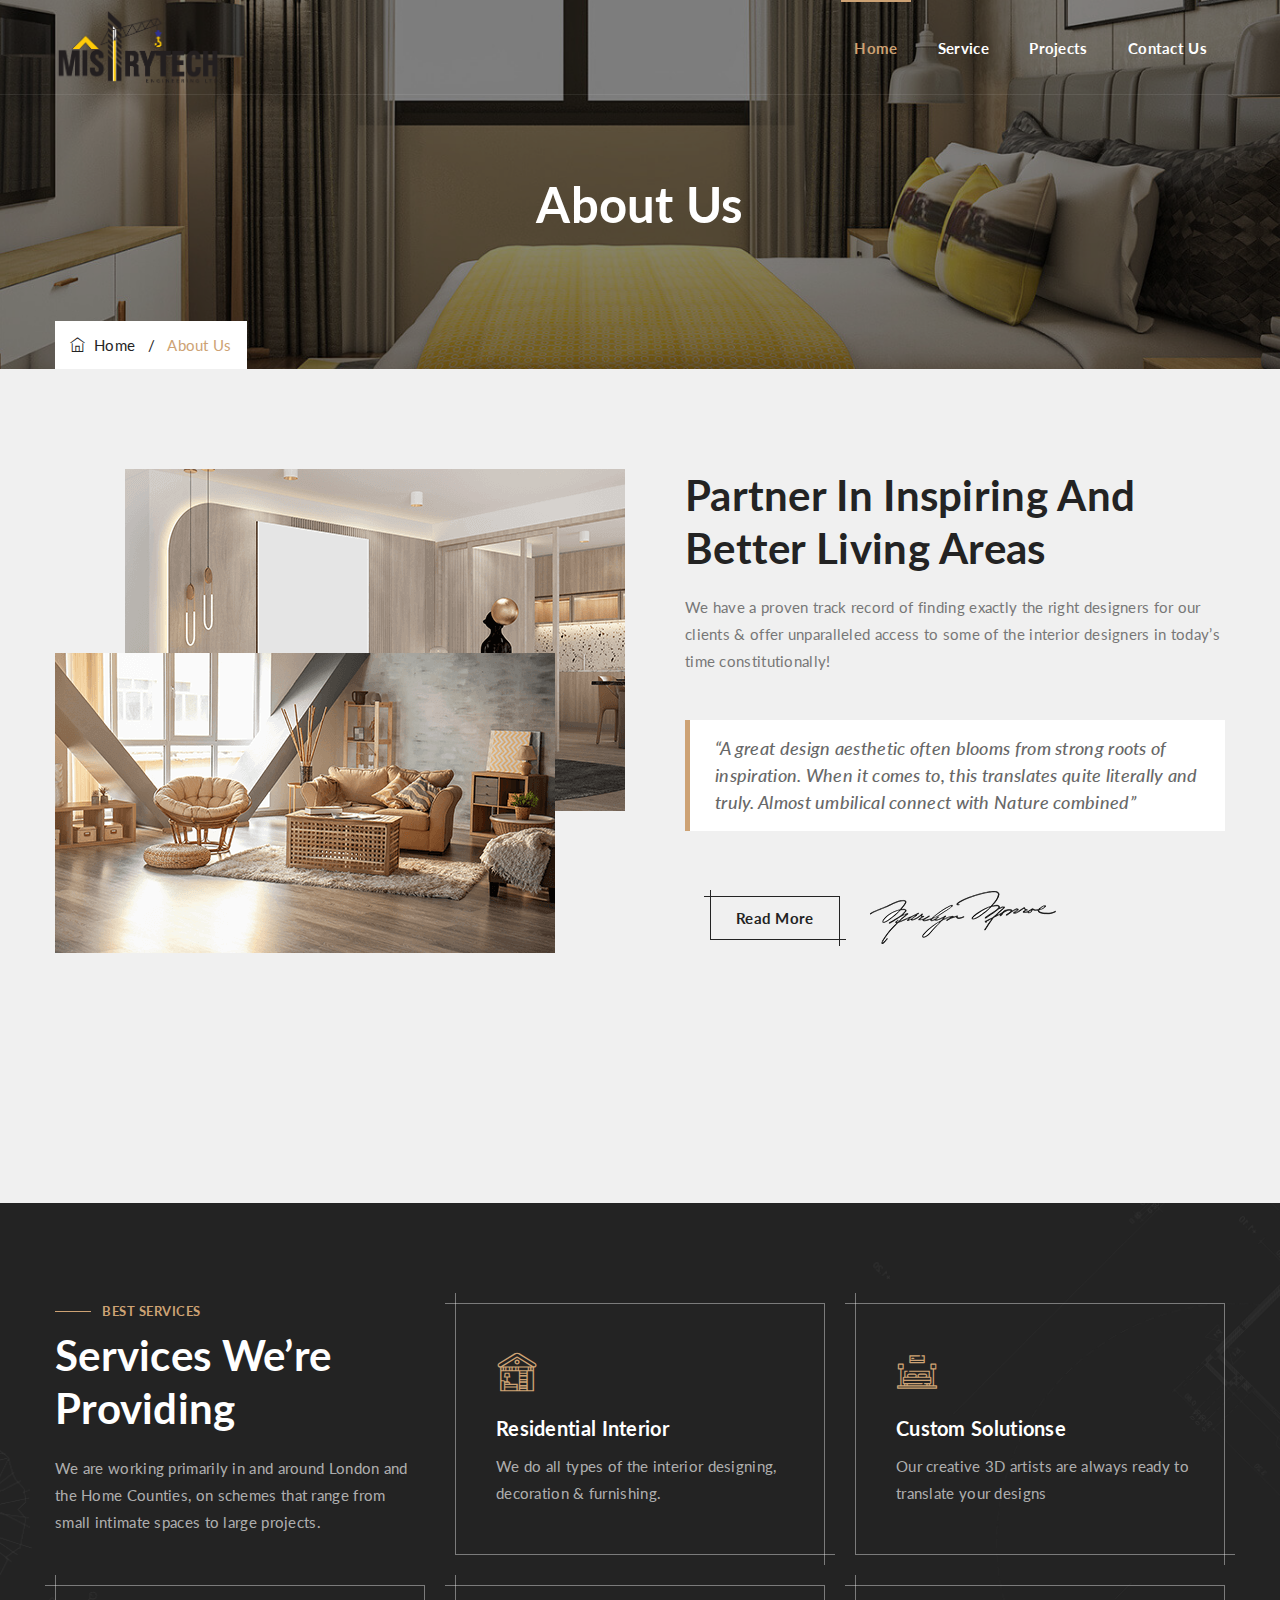
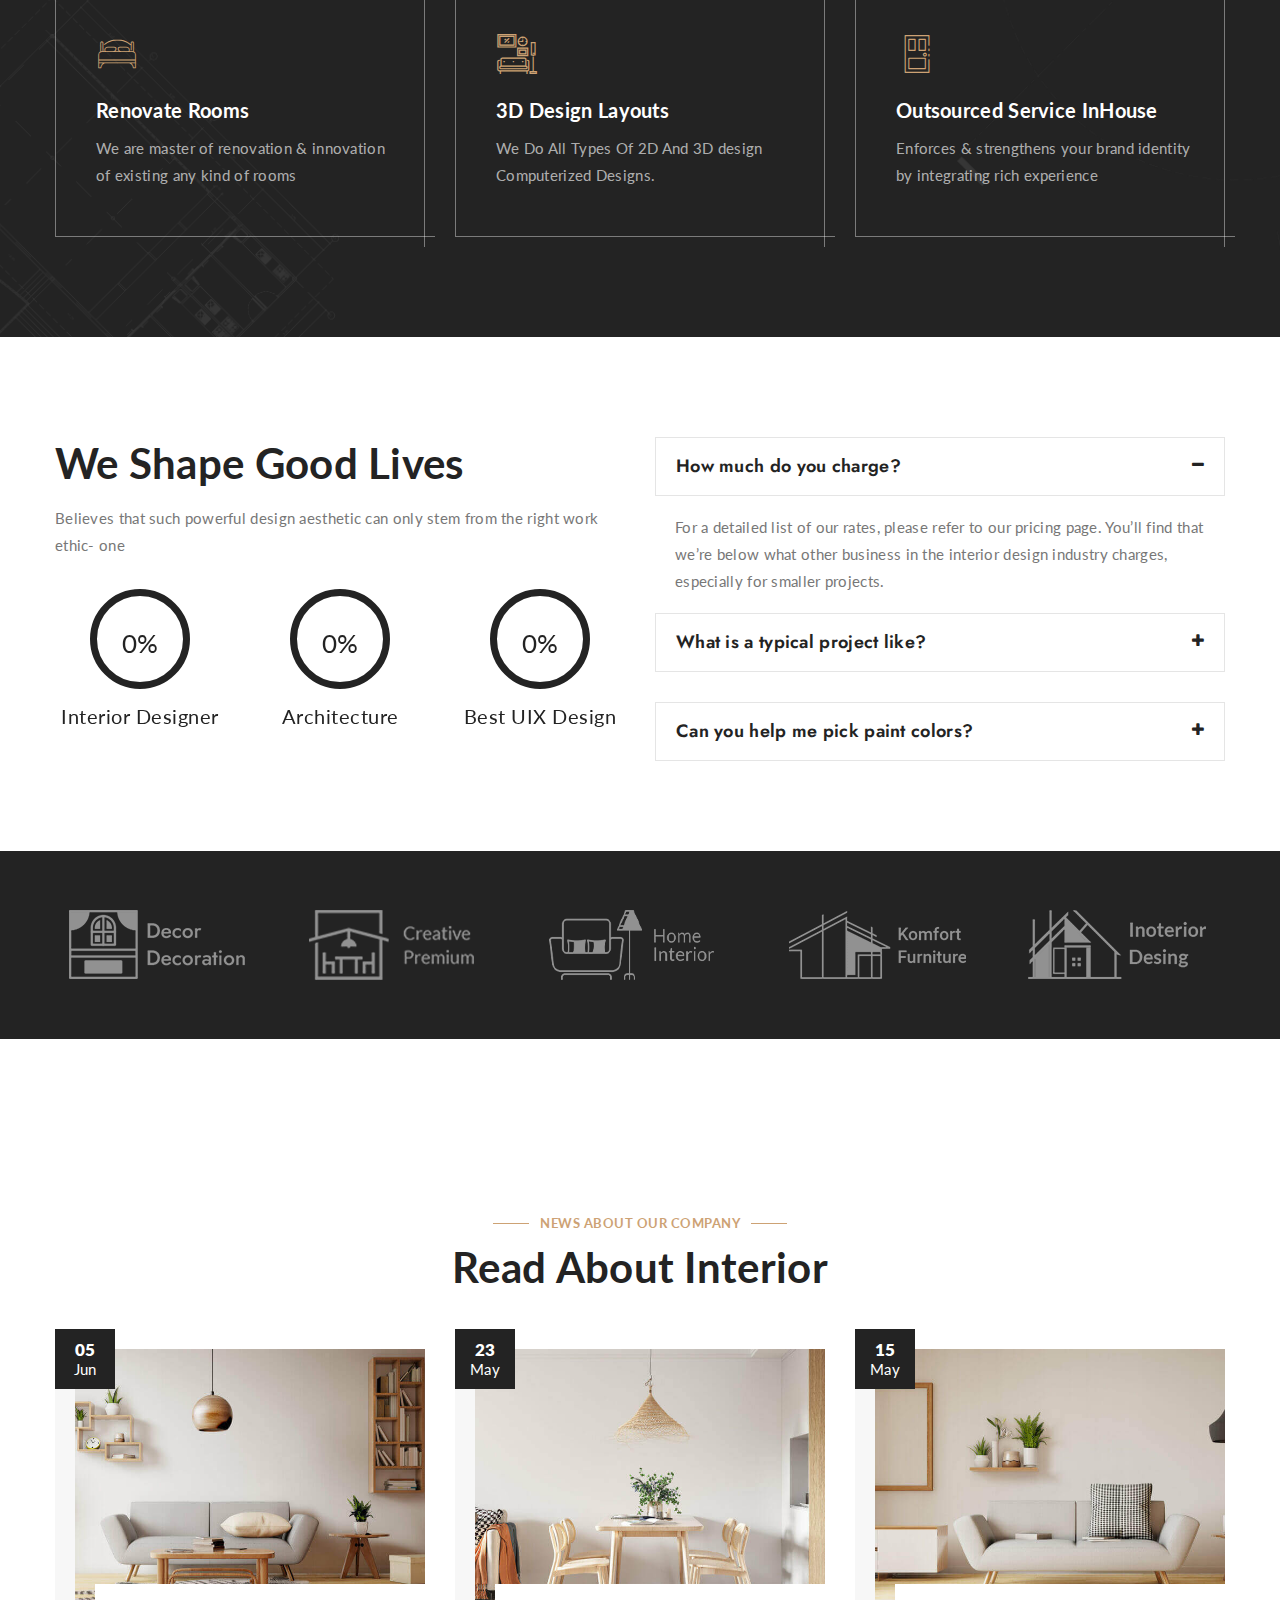
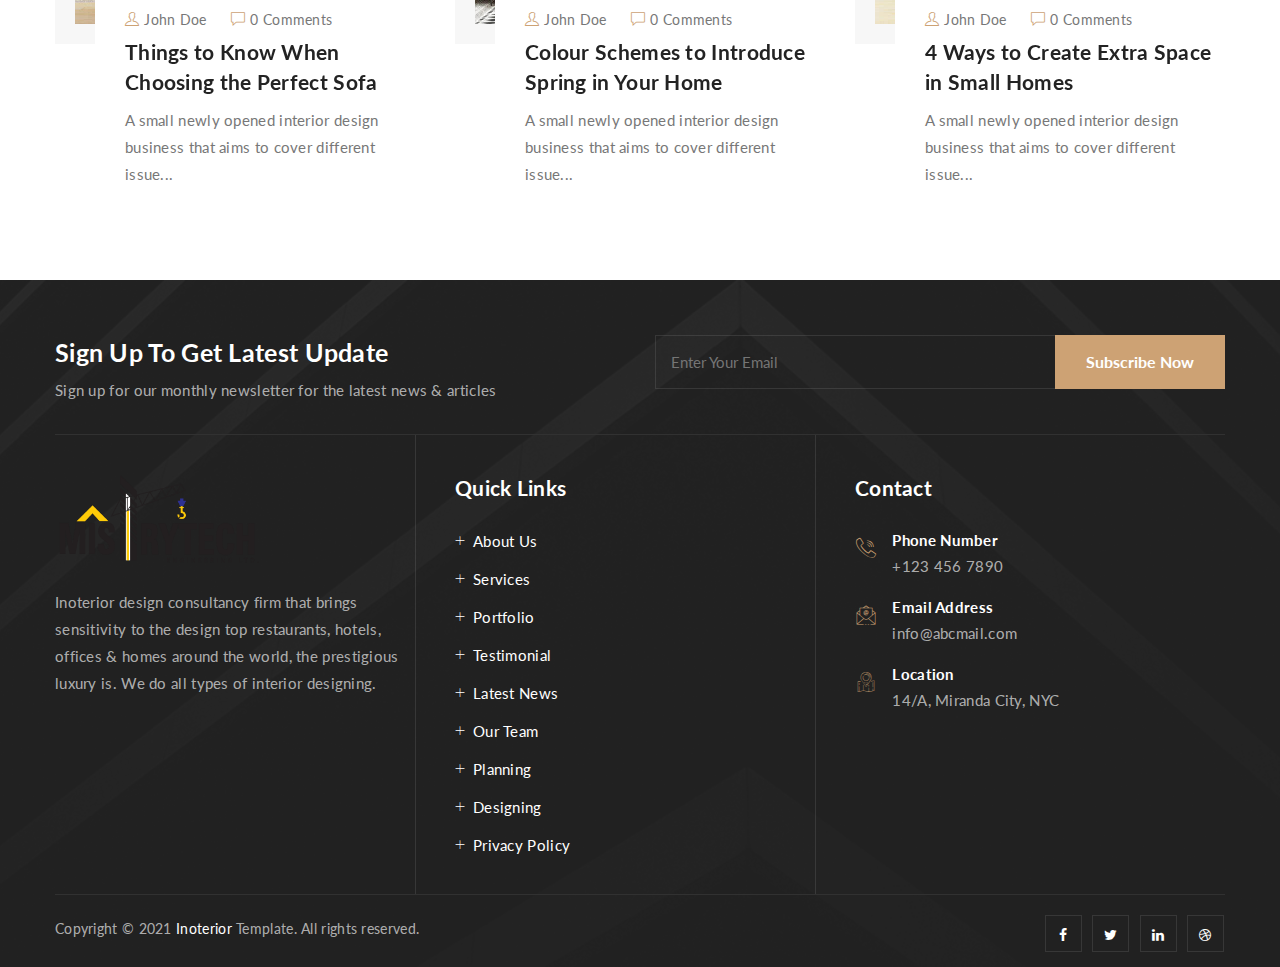
<file: about-us.html>
<!DOCTYPE html>
<html lang="en">
<head>
<meta charset="utf-8">
<meta http-equiv="X-UA-Compatible" content="IE=edge">
<meta name="keywords" content="Mistry Tech Engineering" />
<meta name="description" content="Mistry Tech Engineering" />
<meta name="author" content="Mistry Tech Engineering" />
<meta name="viewport" content=" width=device-width, initial-scale=1, maximum-scale=1" />
<title>Mistry Tech Engineering</title>

<link rel="shortcut icon" href="images/favicon.png" />
<link rel="stylesheet" type="text/css" href="css/bootstrap.min.css"/>
<link rel="stylesheet" type="text/css" href="css/animate.css"/>
<link rel="stylesheet" type="text/css" href="css/flaticon.css"/>
<link rel="stylesheet" type="text/css" href="css/font-awesome.css"/>
<link rel="stylesheet" type="text/css" href="css/themify-icons.css"/>
<link rel="stylesheet" type="text/css" href="css/slick.css">
<link rel="stylesheet" type="text/css" href="css/prettyPhoto.css">
<link rel="stylesheet" type="text/css" href="css/twentytwenty.css"/>
<link rel="stylesheet" type="text/css" href="css/shortcodes.css"/>
<link rel="stylesheet" type="text/css" href="css/main.css"/>
<link rel="stylesheet" type="text/css" href="css/megamenu.css"/>
<link rel="stylesheet" type="text/css" href="css/responsive.css"/>
<link rel='stylesheet' id='rs-plugin-settings-css' href="css/rs6.css"> 

</head>

<body>

    <!--page start-->
    <div class="page ttm-bgcolor-grey">

        <!--header start-->
        <header id="masthead" class="header ttm-header-style-01">
            <!-- site-header-menu -->
            <div id="site-header-menu" class="site-header-menu">
                <div class="site-header-menu-inner ttm-stickable-header">
                    <div class="container">
                        <div class="row">
                            <div class="col-lg-12">
                                <!--site-navigation -->
                                <div class="site-navigation d-flex flex-row align-items-center justify-content-between">
                                    <!-- site-branding -->
                                    <div class="site-branding ">
                                        <a class="home-link" href="index.html" title="Inoterior" rel="home">
                                            <img id="logo-img" width="167" height="53" class="img-fluid" src="images/logo.png" alt="logo-img">
                                        </a>
                                    </div><!-- site-branding end -->
                                    <div class="d-flex flex-row">
                                        <div class="btn-show-menu-mobile menubar menubar--squeeze">
                                            <span class="menubar-box">
                                                <span class="menubar-inner"></span>
                                            </span>
                                        </div>
                                        <!-- menu -->
                                        <nav class="main-menu menu-mobile" id="menu">
                                            <ul class="menu">
                                                <li class="mega-menu-item active">
                                                    <a href="#" class="mega-menu-link">Home</a>
                                                </li>
                                                <li class="mega-menu-item">
                                                    <a href="#">Service</a>
                                                </li>
                                                <li class="mega-menu-item">
                                                    <a href="#">Projects</a>
                                                </li>
                                               
                                                <li class="mega-menu-item">
                                                    <a href="#">Contact Us</a>
                                                </li>
                                            </ul>
                                        </nav><!-- menu end -->
                                        <div class="header_extra d-flex flex-row align-items-center justify-content-end">
                                            <div class="header_search">
                                                <a href="#" class="btn-default search_btn"><i class="fa fa-search"></i></a>
                                                <div class="header_search_content">
                                                    <div class="header_search_content_inner">
                                                        <a href="#" class="close_btn"><i class="ti ti-close"></i></a>
                                                        <form id="searchbox" method="get" action="#">
                                                            <input class="search_query" type="text" id="search_query_top" name="s" placeholder="Type Word Then Enter.." value="">
                                                            <button type="submit" class="btn close-search"><i class="ti ti-search"></i></button>
                                                        </form>
                                                    </div>
                                                </div>
                                            </div>
                                            <div class="header_cart">
                                                <a href="#" class="button-cart">
                                                    <div class="cart_icon"><i class="fa fa-shopping-cart"></i></div>
                                                    <div class="cart_count">0</div>
                                                </a>
                                            </div>
                                            <div class="header_btn">
                                                <a class="ttm-btn ttm-btn-size-md btn-inline ttm-icon-btn-right ttm-btn-color-skincolor" href="contact-us.html">Get A Quotes!</a>
                                            </div>
                                        </div>
                                    </div>
                                </div><!-- site-navigation end-->
                            </div>
                        </div>
                    </div>
                </div>
            </div>
            <!-- site-header-menu end-->
        </header><!--header end-->

          <div class="ttm-page-title-row">
                <div class="ttm-page-title-row-inner">
                    <div class="container">
                        <div class="row align-items-center">
                            <div class="col-lg-12">
                                <div class="page-title-heading">
                                    <h2 class="title">About Us</h2>
                                </div>
                                <div class="breadcrumb-wrapper">
                                    <div class="container">
                                        <div class="breadcrumb-wrapper-inner">
                                            <span>
                                                <a title="Go to Delmont." href="index.html" class="home"><i class="themifyicon ti-home"></i>&nbsp;&nbsp;Home</a>
                                            </span>
                                            <span class="ttm-bread-sep">&nbsp; / &nbsp;</span>
                                            <span>About us</span>
                                        </div>
                                    </div>
                                </div>
                            </div>
                        </div>
                    </div>
                </div>                    
            </div>


        <!--site-main start-->
        <div class="site-main">

            <!--welcome-section-->
            <section class="ttm-row welcome-section clearfix">
                <div class="container">
                    <div class="row">
                        <div class="col-lg-6 col-md-8">
                            <!-- ttm_single_image-wrapper -->
                            <div class="ttm_single_image-wrapper">
                                <img width="570" height="484" class="img-fluid" src="images/single-img-07.png" alt="single_02">
                            </div>
                        </div>
                        <div class="col-lg-6 col-md-12">
                            <div class="pl-30 res-991-pl-0 res-991-mt-40">
                                <!-- section title -->
                                <div class="section-title">
                                    <div class="title-heade">
                                        <h2 class="title">Partner In Inspiring And Better Living Areas</h2>
                                    </div>
                                </div><!-- section title end -->
                                <div class="pb-10 res-991-pb-30">
                                    <p>We have a proven track record of finding exactly the right designers for  our clients & offer unparalleled access to some of the interior designers  in today’s time constitutionally!</p>
                                </div>
                                <div class="d-flex pl-5 mt-20 mb-30 ttm-bgcolor-skincolor position-relative z-index-2">
                                    <div class="d-inline pl-25 pr-25 pt-15 pb-15 w-100 ttm-bgcolor-grey ttm-textcolor-darkgrey">
                                        <p class="mb-0 font-size-18 fontweight-Medium"><em>“A great design aesthetic often blooms from strong roots of inspiration. When it comes to, this translates quite literally and truly. Almost umbilical connect with Nature combined”</em></p>
                                    </div>
                                </div>
                                <div class="d-sm-flex align-items-center mt-60 res-767-mt-0">
                                    <a class="ttm-btn ttm-btn-size-md ttm-btn-shape-squar ttm-btn-style-border ttm-icon-btn-right ttm-btn-color-darkgrey mr-30 res-767-mt-20" href="about-us.html" tabindex="0">Read More</a>
                                    <div class="res-767-mt-20">
                                        <img width="186" height="53" class="img-fluid" src="images/author-sign.png" alt="sign">
                                    </div>
                                </div>
                            </div>
                        </div>
                    </div>
                </div>
            </section>
            <!--welcome-section end-->


            <!--services-section end-->
            <section class="ttm-row services-section ttm-bgcolor-darkgrey bg-img2 clearfix">
                <div class="container">
                    <!-- row -->
                    <div class="row">
                        <div class="col-lg-4 col-md-6 col-sm-6">
                            <div class="pt-10 text-left">
                                <!-- section title -->
                                <div class="section-title">
                                    <div class="title-header">
                                        <h3>Best Services</h3>
                                        <h2 class="title">Services We’re Providing</h2>
                                    </div>
                                    <div class="title-desc">
                                        <p>We are working primarily in and around London and the Home Counties, on schemes that range from small intimate spaces to large projects.</p>
                                    </div>
                                </div><!-- section title end -->
                            </div>
                        </div>
                        <div class="col-lg-4 col-md-6 col-sm-6">
                            <!-- featured-icon-box -->
                            <div class="featured-icon-box icon-align-top-content style2">
                                <div class="featured-icon">
                                    <div class="ttm-icon ttm-icon_element-onlytxt ttm-icon_element-color-skincolor ttm-icon_element-size-md">
                                        <i class="flaticon flaticon-apartment"></i>
                                    </div>
                                </div>
                                <div class="featured-content">
                                    <div class="featured-title">
                                        <h3>Residential Interior</h3>
                                    </div>
                                    <div class="featured-desc">
                                        <p>We do all types of the interior designing,  decoration & furnishing.</p>
                                    </div>
                                    <div class="ttm-footer">
                                        <a class="ttm-btn btn-inline ttm-btn-size-md ttm-icon-btn-right ttm-btn-color-white" href="architecture.html">Read More</a>
                                    </div>
                                </div>
                            </div><!-- featured-imagebox-portfolio end-->
                        </div>
                        <div class="col-lg-4 col-md-6 col-sm-6">
                            <!-- featured-icon-box -->
                            <div class="featured-icon-box icon-align-top-content style2">
                                <div class="featured-icon">
                                    <div class="ttm-icon ttm-icon_element-onlytxt ttm-icon_element-color-skincolor ttm-icon_element-size-md">
                                        <i class="flaticon flaticon-interior-design-1"></i>
                                    </div>
                                </div>
                                <div class="featured-content">
                                    <div class="featured-title">
                                        <h3>Custom Solutionse</h3>
                                    </div>
                                    <div class="featured-desc">
                                        <p>Our creative 3D artists are always ready to translate your designs</p>
                                    </div>
                                    <div class="ttm-footer">
                                        <a class="ttm-btn btn-inline ttm-btn-size-md ttm-icon-btn-right ttm-btn-color-white" href="retail-designs.html">Read More</a>
                                    </div>
                                </div>
                            </div><!-- featured-imagebox-portfolio end-->
                        </div>
                        <div class="col-lg-4 col-md-6 col-sm-6">
                            <!-- featured-icon-box -->
                            <div class="featured-icon-box icon-align-top-content style2">
                                <div class="featured-icon">
                                    <div class="ttm-icon ttm-icon_element-onlytxt ttm-icon_element-color-skincolor ttm-icon_element-size-md">
                                        <i class="flaticon flaticon-bed-1"></i>
                                    </div>
                                </div>
                                <div class="featured-content">
                                    <div class="featured-title">
                                        <h3>Renovate Rooms</h3>
                                    </div>
                                    <div class="featured-desc">
                                        <p>We are master of renovation & innovation of existing any kind of rooms</p>
                                    </div>
                                    <div class="ttm-footer">
                                        <a class="ttm-btn btn-inline ttm-btn-size-md ttm-icon-btn-right ttm-btn-color-white" href="layout.html">Read More</a>
                                    </div>
                                </div>
                            </div><!-- featured-imagebox-portfolio end-->
                        </div>
                        <div class="col-lg-4 col-md-6 col-sm-6">
                            <!-- featured-icon-box -->
                            <div class="featured-icon-box icon-align-top-content style2">
                                <div class="featured-icon">
                                    <div class="ttm-icon ttm-icon_element-onlytxt ttm-icon_element-color-skincolor ttm-icon_element-size-md">
                                        <i class="flaticon flaticon-decorating"></i>
                                    </div>
                                </div>
                                <div class="featured-content">
                                    <div class="featured-title">
                                        <h3>3D Design Layouts</h3>
                                    </div>
                                    <div class="featured-desc">
                                        <p>We Do All Types Of 2D And 3D design  Computerized Designs.</p>
                                    </div>
                                    <div class="ttm-footer">
                                        <a class="ttm-btn btn-inline ttm-btn-size-md ttm-icon-btn-right ttm-btn-color-white" href="layout.html">Read More</a>
                                    </div>
                                </div>
                            </div><!-- featured-imagebox-portfolio end-->
                        </div>
                        <div class="col-lg-4 col-md-6 col-sm-6">
                            <!-- featured-icon-box -->
                            <div class="featured-icon-box icon-align-top-content style2">
                                <div class="featured-icon">
                                    <div class="ttm-icon ttm-icon_element-onlytxt ttm-icon_element-color-skincolor ttm-icon_element-size-md">
                                        <i class="flaticon flaticon-door"></i>
                                    </div>
                                </div>
                                <div class="featured-content">
                                    <div class="featured-title">
                                        <h3>Outsourced Service InHouse</h3>
                                    </div>
                                    <div class="featured-desc">
                                        <p>Enforces & strengthens your brand identity by integrating rich experience</p>
                                    </div>
                                    <div class="ttm-footer">
                                        <a class="ttm-btn btn-inline ttm-btn-size-md ttm-icon-btn-right ttm-btn-color-white" href="decoration-art.html">Read More</a>
                                    </div>
                                </div>
                            </div><!-- featured-imagebox-portfolio end-->
                        </div>
                    </div><!-- row end -->
                </div>
            </section>
            <!--services-section end-->


            <!--faq-section-->
            <section class="ttm-row faq-section pb-90 clearfix">
                <div class="container">
                    <div class="row">
                        <div class="col-lg-6">
                            <div class="res-991-pb-40">
                                <!-- section title -->
                                <div class="section-title mb-10">
                                    <h2 class="title">We Shape Good Lives</h2>
                                </div><!-- section title end -->
                                <p>Believes that such powerful design aesthetic can only stem from the right work ethic- one</p>
                                <div class="row">
                                    <div class="col-md-4 col-sm-6">
                                        <!-- ttm-fid -->
                                        <div class="ttm-fid inside ttm-fid-view-circle-progress ttm-fid-with-border">
                                            <div class="ttm-fid-contents">
                                                <div class="ttm-circle-box"

                                                    data-digit          = "75"
                                                    data-fill           = "#cda274"
                                                    data-before         = ""
                                                    data-before-type    = "sup"
                                                    data-after          = "%"
                                                    data-after-type     = "span"
                                                    data-size           = "100"
                                                    data-emptyfill      = "#232323"
                                                    data-thickness      = "7"
                                                    data-linecap        = "round"
                                                    data-gradient       = ""
                                                    >
                                                    <div class="ttm-circle-content">
                                                        <div class="ttm-circle"></div>
                                                        <div class="ttm-circle-boxcontent"><div class="ttm-fid-number"></div>
                                                        </div>
                                                    </div>
                                                </div>
                                                <h3 class="ttm-fid-title"><span class="ttm-textcolor-darkgrey">Interior Designer</span></h3>
                                            </div>
                                        </div><!-- ttm-fid end -->
                                    </div>
                                    <div class="col-md-4 col-sm-6">
                                        <!-- ttm-fid-->
                                        <div class="ttm-fid inside ttm-fid-view-circle-progress ttm-fid-with-border">
                                            <div class="ttm-fid-contents">
                                                <div class="ttm-circle-box"

                                                    data-digit          = "80"
                                                    data-fill           = "#cda274"
                                                    data-before         = ""
                                                    data-before-type    = "sup"
                                                    data-after          = "%"
                                                    data-after-type     = "span"
                                                    data-size           = "100"
                                                    data-emptyfill      = "#232323"
                                                    data-thickness      = "7"
                                                    data-gradient       = ""
                                                    >
                                                    <div class="ttm-circle-content">
                                                        <div class="ttm-circle"></div>
                                                        <div class="ttm-circle-boxcontent"><div class="ttm-fid-number"></div>
                                                        </div>
                                                    </div>
                                                </div>
                                                <h3 class="ttm-fid-title"><span class="ttm-textcolor-darkgrey">Architecture</span></h3>
                                           </div>
                                       </div>
                                        <!-- ttm-fid end -->
                                    </div>
                                    <div class="col-md-4 col-sm-6">
                                        <!-- ttm-fid-->
                                        <div class="ttm-fid inside ttm-fid-view-circle-progress ttm-fid-with-border">
                                            <div class="ttm-fid-contents">
                                                <div class="ttm-circle-box"

                                                    data-digit          = "95"
                                                    data-fill           = "#cda274"
                                                    data-before         = ""
                                                    data-before-type    = "sup"
                                                    data-after          = "%"
                                                    data-after-type     = "span"
                                                    data-size           = "100"
                                                    data-emptyfill      = "#232323"
                                                    data-thickness      = "7"
                                                    data-gradient       = ""
                                                    >
                                                    <div class="ttm-circle-content">
                                                        <div class="ttm-circle"></div>
                                                        <div class="ttm-circle-boxcontent">
                                                            <div class="ttm-fid-number"></div>
                                                        </div>
                                                    </div>
                                                </div>
                                                <h3 class="ttm-fid-title"><span class="ttm-textcolor-darkgrey">Best UIX Design</span></h3>
                                           </div>
                                       </div>
                                        <!-- ttm-fid end-->
                                    </div>
                                </div>
                            </div>
                        </div>
                        <div class="col-lg-6 col-md-12">
                            <div class="accordion">
                                <!-- toggle -->
                                <div class="toggle ttm-toggle_style_classic ttm-toggle-title-bgcolor-grey">
                                    <div class="toggle-title"><a href="#" class="active">How much do you charge?</a></div>
                                    <div class="toggle-content show">
                                        <p>For a detailed list of our rates, please refer to our pricing page. You’ll find that we’re below what other business in the interior design industry charges, especially for smaller projects.</p>
                                    </div>
                                </div><!-- toggle end -->
                                <!-- toggle -->
                                <div class="toggle ttm-toggle_style_classic ttm-toggle-title-bgcolor-grey">
                                    <div class="toggle-title"><a href="#">What is a typical project like?</a></div>
                                    <div class="toggle-content">
                                        <p>We are commonly asked this question; however, there is not an easy answer. Once a project begins, t is amazing how much can be accomplished in an hour on-site meeting</p>
                                    </div>
                                </div><!-- toggle end -->
                                <!-- toggle -->
                                <div class="toggle ttm-toggle_style_classic ttm-toggle-title-bgcolor-grey">
                                    <div class="toggle-title"><a href="#">Can you help me pick paint colors?</a></div>
                                    <div class="toggle-content">
                                        <p>We believe that wall color (and lighting) is one of the most important aspects of a beautiful space; however, picking paint colors is a task that is more difficult than many would like to admit</p>
                                    </div>
                                </div><!-- toggle end -->
                            </div>
                        </div>
                    </div><!-- row end -->
                </div>
            </section><!--faq-section end-->



            <!--client-section_1-->
            <div class="ttm-row client-section_1 ttm-bgcolor-darkgrey clearfix">
                <div class="container">
                    <!-- row -->
                    <div class="row text-center">
                        <div class="col-md-12">
                            <!-- slick_slider -->
                            <div class="row slick_slider" data-slick='{"slidesToShow": 5, "slidesToScroll": 1, "arrows":false, "autoplay":true, "infinite":true, "responsive": [{"breakpoint":1200,"settings":{"slidesToShow": 5}}, {"breakpoint":1024,"settings":{"slidesToShow": 4}}, {"breakpoint":777,"settings":{"slidesToShow": 3}}, {"breakpoint":575,"settings":{"slidesToShow": 2}}]}'>
                                <div class="col-lg-12">
                                    <div class="client-box">
                                        <div class="client-thumbnail">
                                            <img width="178" height="70" class="img-fluid" src="images/client/client-1.png" alt="image">
                                        </div>
                                    </div>
                                </div>
                                <div class="col-lg-12">
                                    <div class="client-box">
                                        <div class="client-thumbnail">
                                            <img width="178" height="70" class="img-fluid" src="images/client/client-2.png" alt="image">
                                        </div>
                                    </div>
                                </div>
                                <div class="col-lg-12">
                                    <div class="client-box">
                                        <div class="client-thumbnail">
                                            <img width="178" height="70" class="img-fluid" src="images/client/client-3.png" alt="image">
                                        </div>
                                    </div>
                                </div>
                                <div class="col-lg-12">
                                    <div class="client-box">
                                        <div class="client-thumbnail">
                                            <img width="178" height="70" class="img-fluid" src="images/client/client-4.png" alt="image">
                                        </div>
                                    </div>
                                </div>
                                <div class="col-lg-12">
                                    <div class="client-box">
                                        <div class="client-thumbnail">
                                            <img width="178" height="70" class="img-fluid" src="images/client/client-5.png" alt="image">
                                        </div>
                                    </div>
                                </div>
                                <div class="col-lg-12">
                                    <div class="client-box">
                                        <div class="client-thumbnail">
                                            <img width="178" height="70" class="img-fluid" src="images/client/client-1.png" alt="image">
                                        </div>
                                    </div>
                                </div>
                            </div><!-- ttm-client end -->      
                        </div>
                    </div><!-- row end -->
                </div>
            </div>
            <!--client-section_1-->


            <!--blog-section-->
            <section class="ttm-row bolg-section clearfix">
                <div class="container">
                    <!--row-->
                    <div class="row">
                        <div class="col-lg-8 col-md-8 col-sm-10 m-auto">
                            <!--section-title-->
                            <div class="section-title title-style-center_text">
                                <div class="title-header">
                                    <h3>News About Our Company</h3>
                                    <h2 class="title">Read About Interior</h2>
                                </div>
                            </div><!--section-title end-->
                        </div>
                    </div><!--row end-->
                    <!--row-->
                    <div class="row slick_slider mt-20 res-991-mt-0" data-slick='{"slidesToShow": 3, "slidesToScroll": 1, "arrows":false, "autoplay":false, "infinite":true, "responsive": [{"breakpoint":992,"settings":{"slidesToShow": 2}}, {"breakpoint":540,"settings":{"slidesToShow": 1}}]}'>
                        <div class="ttm-box-col-wrapper col-lg-4">
                            <!--featured-imagebox-blog-->
                            <div class="featured-imagebox featured-imagebox-post style2">
                                <div class="featured-imagebox-post-inner">
                                    <div class="featured-thumbnail"> 
                                        <img width="650" height="510" class="img-fluid" src="images/blog/blog-01-650x510.jpg" alt="image"> 
                                    </div>
                                    <div class="ttm-box-post-date">
                                        <span class="ttm-entry-date">
                                            <time class="entry-date" datetime="2019-01-16T07:07:55+00:00">05<span class="entry-month entry-year">Jun</span></time>
                                        </span>
                                    </div>
                                </div>
                                <div class="featured-content">
                                    <div class="post-meta">
                                        <span class="ttm-meta-line"><i class="ti ti-user ttm-textcolor-skincolor"></i>John Doe</span>
                                        <span class="ttm-meta-line"><i class="ti ti-comment ttm-textcolor-skincolor"></i>0 Comments</span>
                                    </div>
                                    <div class="featured-title">
                                        <h3><a href="blog-single.html">Things to Know When Choosing the Perfect Sofa</a>
                                        </h3>
                                    </div>
                                    <div class="featured-desc">A small newly opened interior design business that aims to cover different issue...</div>
                                </div>
                            </div><!--featured-imagebox-post end-->
                        </div>
                        <div class="ttm-box-col-wrapper col-lg-4">
                            <!--featured-imagebox-blog-->
                            <div class="featured-imagebox featured-imagebox-post style2">
                                <div class="featured-imagebox-post-inner">
                                    <div class="featured-thumbnail">
                                        <img width="650" height="510" class="img-fluid" src="images/blog/blog-02-650x510.jpg" alt="image"> 
                                    </div>
                                    <div class="ttm-box-post-date">
                                        <span class="ttm-entry-date">
                                            <time class="entry-date" datetime="2019-01-16T07:07:55+00:00">23<span class="entry-month entry-year">May</span></time>
                                        </span>
                                    </div>
                                </div>
                                <div class="featured-content">
                                    <div class="post-meta">
                                        <span class="ttm-meta-line"><i class="ti ti-user ttm-textcolor-skincolor"></i>John Doe</span>
                                        <span class="ttm-meta-line"><i class="ti ti-comment ttm-textcolor-skincolor"></i>0 Comments</span>
                                    </div>
                                    <div class="featured-title">
                                        <h3><a href="blog-single.html">Colour Schemes to Introduce Spring in Your Home</a></h3>
                                    </div>
                                    <div class="featured-desc">A small newly opened interior design business that aims to cover different issue...</div>
                                </div>
                            </div><!--featured-imagebox-post end-->
                        </div>
                        <div class="ttm-box-col-wrapper col-lg-4">
                            <!--featured-imagebox-blog-->
                            <div class="featured-imagebox featured-imagebox-post style2">
                                <div class="featured-imagebox-post-inner">
                                    <div class="featured-thumbnail"> 
                                        <img width="650" height="510" class="img-fluid" src="images/blog/blog-03-650x510.jpg" alt="image">
                                    </div>
                                    <div class="ttm-box-post-date">
                                        <span class="ttm-entry-date">
                                            <time class="entry-date" datetime="2019-01-16T07:07:55+00:00">15<span class="entry-month entry-year">May</span></time>
                                        </span>
                                    </div>
                                </div>
                                <div class="featured-content">
                                    <div class="post-meta">
                                        <span class="ttm-meta-line"><i class="ti ti-user ttm-textcolor-skincolor"></i>John Doe</span>
                                        <span class="ttm-meta-line"><i class="ti ti-comment ttm-textcolor-skincolor"></i>0 Comments</span>
                                    </div>
                                    <div class="featured-title">
                                        <h3><a href="blog-single.html">4 Ways to Create Extra Space in Small Homes</a></h3>
                                    </div>
                                    <div class="featured-desc">A small newly opened interior design business that aims to cover different issue...</div>
                                </div>
                            </div><!--featured-imagebox-post end-->
                        </div>
                        <div class="ttm-box-col-wrapper col-lg-4">
                            <!--featured-imagebox-blog-->
                            <div class="featured-imagebox featured-imagebox-post style2">
                                <div class="featured-imagebox-post-inner">
                                    <div class="featured-thumbnail"> 
                                        <img width="650" height="510" class="img-fluid" src="images/blog/blog-04-650x510.jpg" alt="image"> 
                                    </div>
                                    <div class="ttm-box-post-date">
                                        <span class="ttm-entry-date">
                                            <time class="entry-date" datetime="2019-01-16T07:07:55+00:00">20<span class="entry-month entry-year">Mar</span></time>
                                        </span>
                                    </div>
                                </div>
                                <div class="featured-content">
                                    <div class="post-meta">
                                        <span class="ttm-meta-line"><i class="ti ti-user ttm-textcolor-skincolor"></i>John Doe</span>
                                        <span class="ttm-meta-line"><i class="ti ti-comment ttm-textcolor-skincolor"></i>0 Comments</span>
                                    </div>
                                    <div class="featured-title">
                                        <h3><a href="blog-single.html">Will My Project be Unveiled to Me?</a></h3>
                                    </div>
                                    <div class="featured-desc">A small newly opened interior design business that aims to cover different issue...</div>
                                </div>
                            </div><!--featured-imagebox-blog end-->
                        </div>
                        <div class="ttm-box-col-wrapper col-lg-4">
                            <!--featured-imagebox-blog-->
                            <div class="featured-imagebox featured-imagebox-post style2">
                                <div class="featured-imagebox-post-inner">
                                    <div class="featured-thumbnail">
                                        <img width="650" height="510" class="img-fluid" src="images/blog/blog-05-650x510.jpg" alt="image">
                                    </div>
                                    <div class="ttm-box-post-date">
                                        <span class="ttm-entry-date">
                                            <time class="entry-date" datetime="2019-01-16T07:07:55+00:00">20<span class="entry-month entry-year">Mar</span></time>
                                        </span>
                                    </div>
                                </div>
                                <div class="featured-content">
                                    <div class="post-meta">
                                        <span class="ttm-meta-line"><i class="ti ti-user ttm-textcolor-skincolor"></i>John Doe</span>
                                        <span class="ttm-meta-line"><i class="ti ti-comment ttm-textcolor-skincolor"></i>0 Comments</span>
                                    </div>
                                    <div class="featured-title">
                                        <h3><a href="blog-single.html">What is the Process For Purchasing Furniture?</a></h3>
                                    </div>
                                    <div class="featured-desc">A small newly opened interior design business that aims to cover different issue...</div>
                                </div>
                            </div><!--featured-imagebox-blog end-->
                        </div>
                    </div><!--row end-->
                </div>
            </section>
            <!--blog-section end-->


        </div><!--site-main end-->


    <!--footer start-->
    <footer class="footer ttm-bg ttm-bgcolor-darkgrey widget-footer clearfix">
        <div class="ttm-row-wrapper-bg-layer ttm-bg-layer"></div>
        <div class="container">
            <div class="first-footer">
                <div class="row">
                    <div class="col-xs-12 col-sm-12 col-md-12 col-lg-6 widget-area">
                        <h3>Sign Up To Get Latest Update</h3>
                        <p>Sign up for our monthly newsletter for the latest news & articles</p>
                    </div>
                    <div class="col-xs-12 col-sm-12 col-md-12 col-lg-6 widget-area">
                        <form id="subscribe-form" class="newsletter-form" method="post" action="#" data-mailchimp="true">
                            <div class="mailchimp-inputbox clearfix" id="subscribe-content"> 
                                <p><input type="email" name="email" placeholder="Enter Your Email" required=""></p>
                                <p><button class="submit ttm-btn ttm-btn-size-md ttm-btn-shape-squar ttm-btn-style-fill ttm-btn-color-skincolor" type="submit">Subscribe Now</button></p>
                            </div>
                            <div id="subscribe-msg"></div>
                        </form>
                    </div>
                </div>
            </div>
            <div class="second-footer">
                <div class="row">
                    <div class="col-xs-12 col-sm-6 col-md-6 col-lg-4 widget-area">
                        <div class="widget widget_text clearfix">
                            <div class="footer-logo">
                                <img width="205" height="65" id="footer-logo-img" class="img-fluid" src="images/logo.png" alt="image">
                            </div>
                            <div class="textwidget widget-text">
                                <p>Inoterior design consultancy firm that brings sensitivity to the design top restaurants, hotels, offices & homes around the world, the prestigious luxury is. We do all types of interior designing.</p>
                            </div>
                        </div>
                    </div>
                    <div class="col-xs-12 col-sm-6 col-md-6 col-lg-4 widget-area">
                        <div class="widget widget_nav_menu clearfix">
                           <h3 class="widget-title">Quick Links</h3>
                            <ul id="menu-footer-service-link" class="menu">
                                <li><a href="#">About Us</a></li>
                                <li><a href="#">Services</a></li>
                                <li><a href="#">Portfolio</a></li>
                                <li><a href="#">Testimonial</a></li>
                                <li><a href="#">Latest News</a></li>
                                <li><a href="#">Our Team</a></li>
                                <li><a href="#">Planning</a></li>
                                <li><a href="#">Designing</a></li>
                                <li><a href="#">Privacy Policy</a></li>
                            </ul>
                        </div>
                    </div>
                    <div class="col-xs-12 col-sm-6 col-md-12 col-lg-4 widget-area">
                        <div class="widget widget-timing clearfix">
                            <h3 class="widget-title">Contact</h3>
                            <div class="featured-icon-box icon-align-before-content icon-ver_align-top style1">
                                <div class="featured-icon">
                                    <div class="ttm-icon ttm-icon_element-onlytxt ttm-icon_element-color-skincolor ttm-icon_element-size-xs">
                                        <i class="flaticon flaticon-call-1"></i>
                                    </div>
                                </div>
                                <div class="featured-content">
                                    <div class="featured-title">
                                        <h3>Phone Number</h3>
                                    </div>
                                    <div class="featured-desc">
                                        <p>+123 456 7890</p>
                                    </div>
                                </div>
                            </div>
                            <div class="featured-icon-box icon-align-before-content icon-ver_align-top style1">
                                <div class="featured-icon">
                                    <div class="ttm-icon ttm-icon_element-onlytxt ttm-icon_element-color-skincolor ttm-icon_element-size-xs">
                                        <i class="flaticon flaticon-email"></i>
                                    </div>
                                </div>
                                <div class="featured-content">
                                    <div class="featured-title">
                                        <h3>Email Address</h3>
                                    </div>
                                    <div class="featured-desc">
                                        <p>info@abcmail.com</p>
                                    </div>
                                </div>
                            </div>
                            <div class="featured-icon-box icon-align-before-content icon-ver_align-top style1">
                                <div class="featured-icon">
                                    <div class="ttm-icon ttm-icon_element-onlytxt ttm-icon_element-color-skincolor ttm-icon_element-size-xs">
                                        <i class="flaticon flaticon-navigation"></i>
                                    </div>
                                </div>
                                <div class="featured-content">
                                    <div class="featured-title">
                                        <h3>Location</h3>
                                    </div>
                                    <div class="featured-desc">
                                        <p>14/A, Miranda City, NYC</p>
                                    </div>
                                </div>
                            </div>
                        </div>
                    </div>
                </div>
            </div>
            <div class="bottom-footer-text">
                <div class="row copyright">
                    <div class="col-lg-7 col-md-8">
                        <p class="mb-0 res-991-pb-15">Copyright © 2021 <a href="#">Inoterior</a> Template. All rights reserved.</p>
                    </div>
                    <div class="col-lg-5 col-md-4">
                        <div class="social-icons d-flex align-items-center justify-content-end">
                            <ul class="list-inline">
                                <li><a href="#"><i class="fa fa-facebook"></i></a></li>
                                <li><a href="#"><i class="fa fa-twitter"></i></a></li>
                                <li><a href="#"><i class="fa fa-linkedin"></i></a></li>
                                <li><a href="#"><i class="fa fa-dribbble"></i></a></li>
                            </ul>
                        </div>
                    </div>
                </div>
            </div>
        </div>
    </footer>
    <!--footer end-->

    <!--back-to-top start-->
    <a id="totop" href="#top">
        <i class="fa fa-angle-up"></i>
    </a>
    <!--back-to-top end-->

</div><!-- page end -->


    <!-- Javascript -->

    <script src="js/jquery.min.js"></script>
    <script src="js/jquery-migrate-1.4.1.min.js"></script>
    <script src="js/tether.min.js"></script>
    <script src="js/bootstrap.min.js"></script> 
    <script src="js/jquery.easing.js"></script>    
    <script src="js/jquery-waypoints.js"></script>    
    <script src="js/jquery-validate.js"></script> 
    <script src="js/jquery.prettyPhoto.js"></script>
    <script src="js/slick.min.js"></script>
    <script src="js/numinate.min.js"></script>
    <script src="js/imagesloaded.min.js"></script>
    <script src="js/jquery-isotope.js"></script>
    <script src="js/jquery.event.move.js"></script>
    <script src="js/jquery.twentytwenty.js"></script>
    <script src="js/circle-progress.min.js"></script>
    <script src="js/main.js"></script>

    <!-- Revolution Slider -->
    <script src="js/slider.js"></script>
    <script  src='js/revolution.tools.min.js'></script>
    <script  src='js/rs6.min.js'></script>
    <!-- Javascript end-->

</body>
</html>
</file>
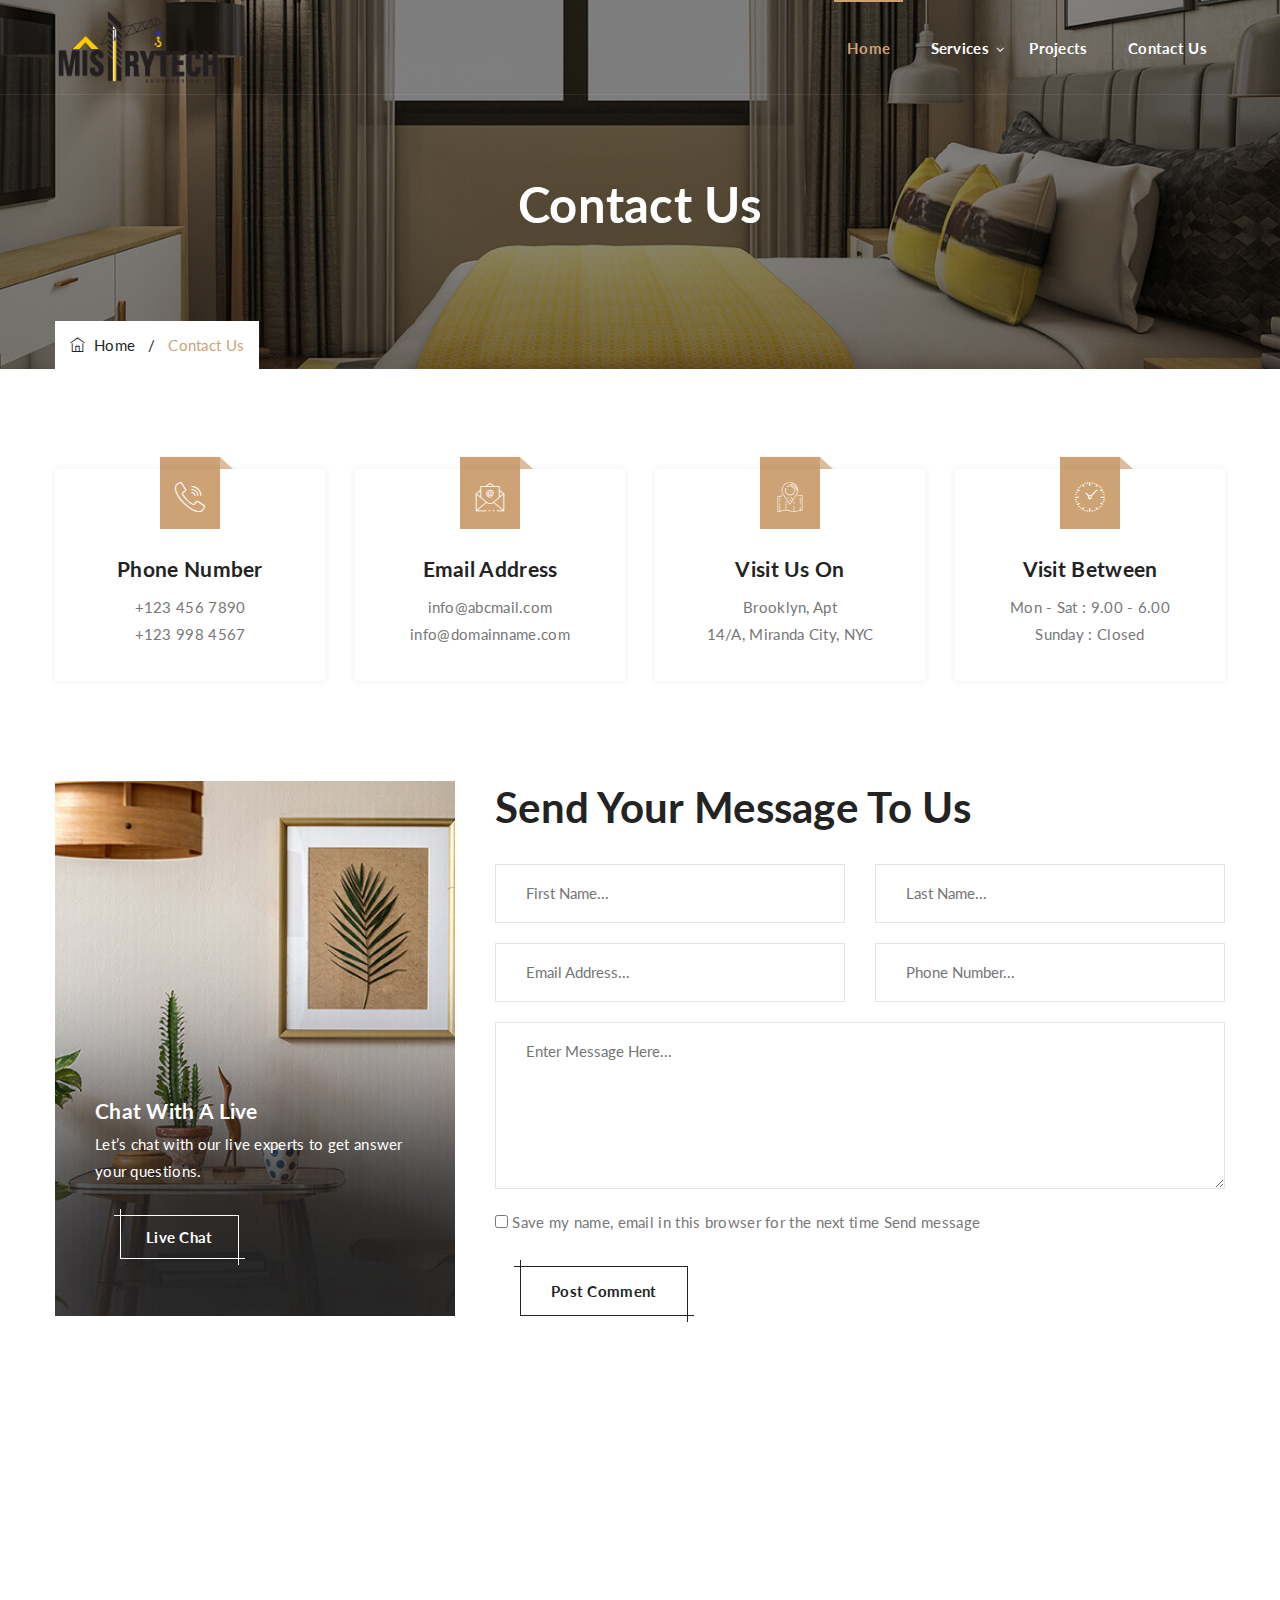
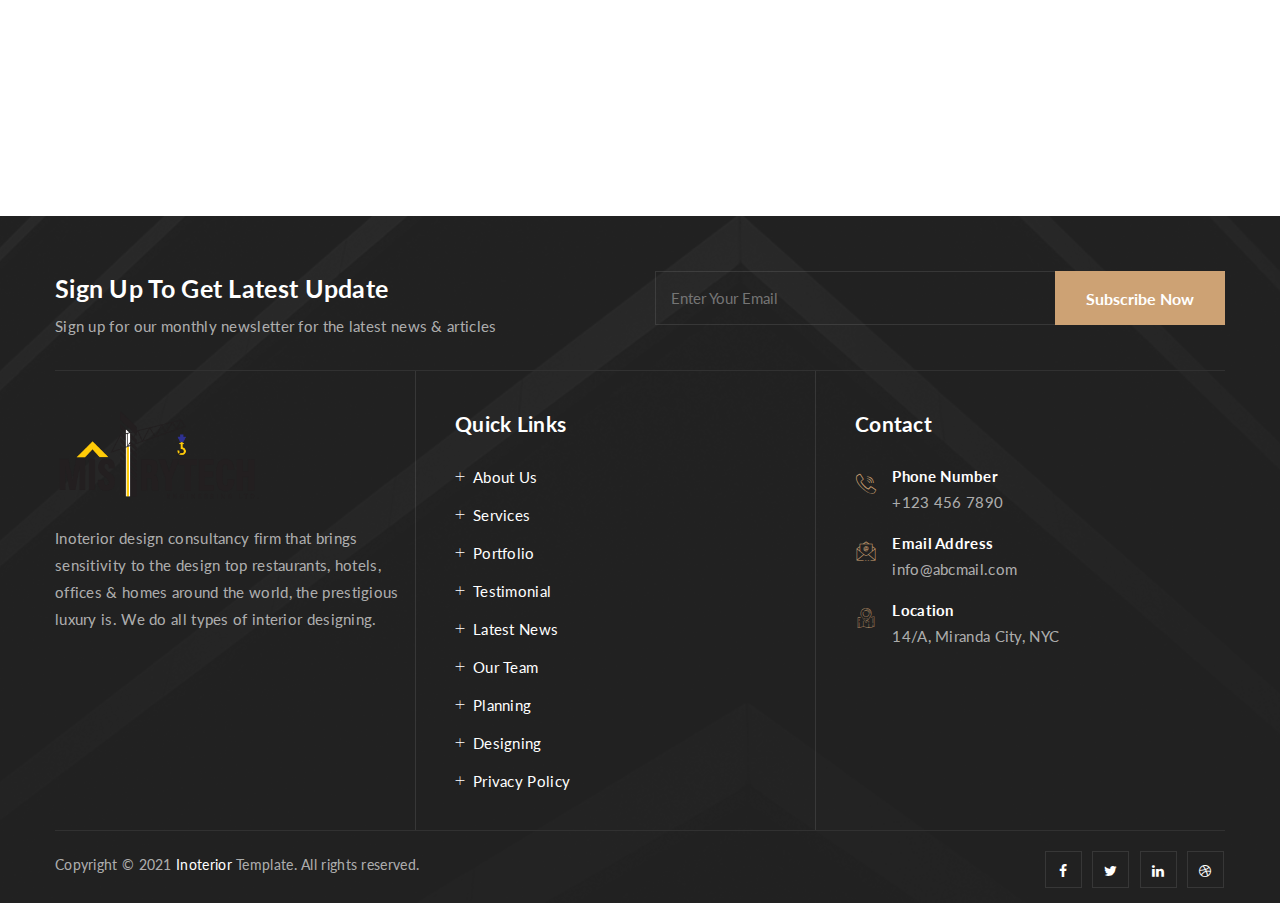
<file: contact.html>
<!DOCTYPE html>
<html lang="en">
<head>
<meta charset="utf-8">
<meta http-equiv="X-UA-Compatible" content="IE=edge">
<meta name="keywords" content="Mistry Tech Engineering" />
<meta name="description" content="Mistry Tech Engineering" />
<meta name="author" content="Mistry Tech Engineering" />
<meta name="viewport" content=" width=device-width, initial-scale=1, maximum-scale=1" />
<title>Mistry Tech Engineering</title>

<link rel="shortcut icon" href="images/favicon.png" />
<link rel="stylesheet" type="text/css" href="css/bootstrap.min.css"/>
<link rel="stylesheet" type="text/css" href="css/animate.css"/>
<link rel="stylesheet" type="text/css" href="css/flaticon.css"/>
<link rel="stylesheet" type="text/css" href="css/font-awesome.css"/>
<link rel="stylesheet" type="text/css" href="css/themify-icons.css"/>
<link rel="stylesheet" type="text/css" href="css/slick.css">
<link rel="stylesheet" type="text/css" href="css/prettyPhoto.css">
<link rel="stylesheet" type="text/css" href="css/twentytwenty.css"/>
<link rel="stylesheet" type="text/css" href="css/shortcodes.css"/>
<link rel="stylesheet" type="text/css" href="css/main.css"/>
<link rel="stylesheet" type="text/css" href="css/megamenu.css"/>
<link rel="stylesheet" type="text/css" href="css/responsive.css"/>
<link rel='stylesheet' id='rs-plugin-settings-css' href="css/rs6.css"> 

</head>

<body>

    <!--page start-->
    <div class="page ttm-bgcolor-grey">

         <!--header start-->
         <header id="masthead" class="header ttm-header-style-01">
            <!-- site-header-menu -->
            <div id="site-header-menu" class="site-header-menu">
                <div class="site-header-menu-inner ttm-stickable-header">
                    <div class="container">
                        <div class="row">
                            <div class="col-lg-12">
                                <!--site-navigation -->
                                <div class="site-navigation d-flex flex-row align-items-center justify-content-between">
                                    <!-- site-branding -->
                                    <div class="site-branding ">
                                        <a class="home-link" href="index.html" title="Inoterior" rel="home">
                                            <img id="logo-img" width="167" height="53" class="img-fluid" src="images/logo.png" alt="logo-img">
                                        </a>
                                    </div><!-- site-branding end -->
                                    <div class="d-flex flex-row">
                                        <div class="btn-show-menu-mobile menubar menubar--squeeze">
                                            <span class="menubar-box">
                                                <span class="menubar-inner"></span>
                                            </span>
                                        </div>
                                        <!-- menu -->
                                        <nav class="main-menu menu-mobile" id="menu">
                                            <ul class="menu">
                                                <li class="mega-menu-item active">
                                                    <a href="index.html" class="mega-menu-link">Home</a>
                                                </li>
                                                
                                                <li class="mega-menu-item dropdown">
                                                <a href="services.html" class="dropdown-toggle" data-toggle="dropdown">Services <b class="caret"></b></a>
                                                    <ul class="dropdown-menu">
                                                        <li><a href="services.html">Building Design</a></li>
                                                        <li><a href="services.html">Steel Structure</a></li>
                                                        <li><a href="services.html">Constructions</a></li>
                                                        <li><a href="services.html">Pilling Work</a></li>
                                                    </ul>
                                                </li>
                                                <li class="mega-menu-item">
                                                    <a href="projects.html">Projects</a>
                                                </li>
                                                
                                                <li class="mega-menu-item">
                                                    <a href="contact.html">Contact Us</a>
                                                </li>
                                            </ul>
                                        </nav><!-- menu end -->
                                        <div class="header_extra d-flex flex-row align-items-center justify-content-end">
                                            <div class="header_search">
                                                <a href="#" class="btn-default search_btn"><i class="fa fa-search"></i></a>
                                                <div class="header_search_content">
                                                    <div class="header_search_content_inner">
                                                        <a href="#" class="close_btn"><i class="ti ti-close"></i></a>
                                                        <form id="searchbox" method="get" action="#">
                                                            <input class="search_query" type="text" id="search_query_top" name="s" placeholder="Type Word Then Enter.." value="">
                                                            <button type="submit" class="btn close-search"><i class="ti ti-search"></i></button>
                                                        </form>
                                                    </div>
                                                </div>
                                            </div>
                                            <div class="header_cart">
                                                <a href="#" class="button-cart">
                                                    <div class="cart_icon"><i class="fa fa-shopping-cart"></i></div>
                                                    <div class="cart_count">0</div>
                                                </a>
                                            </div>
                                            <div class="header_btn">
                                                <a class="ttm-btn ttm-btn-size-md btn-inline ttm-icon-btn-right ttm-btn-color-skincolor" href="contact-us.html">Get A Quotes!</a>
                                            </div>
                                        </div>
                                    </div>
                                </div><!-- site-navigation end-->
                            </div>
                        </div>
                    </div>
                </div>
            </div>
            <!-- site-header-menu end-->
        </header><!--header end-->

            <div class="ttm-page-title-row">
                <div class="ttm-page-title-row-inner">
                    <div class="container">
                        <div class="row align-items-center">
                            <div class="col-lg-12">
                                <div class="page-title-heading">
                                    <h2 class="title">Contact Us</h2>
                                </div>
                                <div class="breadcrumb-wrapper">
                                    <div class="container">
                                        <div class="breadcrumb-wrapper-inner">
                                            <span>
                                                <a title="Go to Delmont." href="index.html" class="home"><i class="themifyicon ti-home"></i>&nbsp;&nbsp;Home</a>
                                            </span>
                                            <span class="ttm-bread-sep">&nbsp; / &nbsp;</span>
                                            <span>Contact Us</span>
                                        </div>
                                    </div>
                                </div>
                            </div>
                        </div>
                    </div>
                </div>                    
            </div>


        <!--site-main start-->
        <div class="site-main">


            <section class="ttm-row pt-85 res-991-pt-45 pb-0 res-991-pb-0 clearfix">
                <div class="container">
                    <div class="row">
                        <div class="col-lg-3 col-md-6 col-sm-12">
                            <!--featured-icon-box-->
                            <div class="featured-icon-box icon-align-top-content style7">
                                <div class="featured-inner">
                                    <div class="featured-icon">
                                        <div class="ttm-icon ttm-icon_element-onlytxt ttm-icon_element-color-skincolor ttm-icon_element-size-md ttm-icon_element-style-square"> 
                                            <i class="flaticon flaticon-call-1"></i>
                                        </div>
                                    </div>
                                    <div class="featured-content">
                                        <div class="featured-title">
                                            <h3>Phone Number</h3>
                                        </div>
                                        <div class="featured-desc">
                                            <p>+123 456 7890</p>
                                            <p>+123 998 4567</p>
                                        </div>
                                    </div>
                                </div>
                            </div><!-- featured-icon-box end-->
                        </div>
                        <div class="col-lg-3 col-md-6 col-sm-12">
                            <!--featured-icon-box-->
                            <div class="featured-icon-box icon-align-top-content style7">
                                <div class="featured-inner">
                                    <div class="featured-icon">
                                        <div class="ttm-icon ttm-icon_element-onlytxt ttm-icon_element-color-skincolor ttm-icon_element-size-md ttm-icon_element-style-square"> 
                                            <i class="flaticon flaticon-email"></i>
                                        </div>
                                    </div>
                                    <div class="featured-content">
                                        <div class="featured-title">
                                            <h3>Email Address</h3>
                                        </div>
                                        <div class="featured-desc">
                                            <p>info@abcmail.com</p>
                                            <p>info@domainname.com</p>
                                        </div>
                                    </div>
                                </div>
                            </div><!-- featured-icon-box end-->
                        </div>
                        <div class="col-lg-3 col-md-6 col-sm-12">
                            <!--featured-icon-box-->
                            <div class="featured-icon-box icon-align-top-content style7">
                                <div class="featured-inner">
                                    <div class="featured-icon">
                                        <div class="ttm-icon ttm-icon_element-onlytxt ttm-icon_element-color-skincolor ttm-icon_element-size-md ttm-icon_element-style-square"> 
                                            <i class="flaticon flaticon-navigation"></i>
                                        </div>
                                    </div>
                                    <div class="featured-content">
                                        <div class="featured-title">
                                            <h3>Visit Us On</h3>
                                        </div>
                                        <div class="featured-desc">
                                            <p>Brooklyn, Apt</p>
                                            <p>14/A, Miranda City, NYC</p>
                                        </div>
                                    </div>
                                </div>
                            </div><!-- featured-icon-box end-->
                        </div>
                        <div class="col-lg-3 col-md-6 col-sm-12">
                            <!--featured-icon-box-->
                            <div class="featured-icon-box icon-align-top-content style7">
                                <div class="featured-inner">
                                    <div class="featured-icon">
                                        <div class="ttm-icon ttm-icon_element-onlytxt ttm-icon_element-color-skincolor ttm-icon_element-size-md ttm-icon_element-style-square"> 
                                            <i class="flaticon flaticon-wall-clock"></i>
                                        </div>
                                    </div>
                                    <div class="featured-content">
                                        <div class="featured-title">
                                            <h3>Visit Between</h3>
                                        </div>
                                        <div class="featured-desc">
                                            <p>Mon - Sat : 9.00 - 6.00</p>
                                            <p>Sunday : Closed</p>
                                        </div>
                                    </div>
                                </div>
                            </div><!-- featured-icon-box end-->
                        </div>
                    </div>
                </div>
            </section>

            
            <!--- conatact-section -->
            <section class="ttm-row conatact-section bg-layer-equal-height mt_15 clearfix">
                <div class="container">
                    <!-- row -->
                    <div class="row">
                        <div class="col-lg-4">
                            <div class="col-bg-img-eight ttm-bg ttm-col-bgimage-yes ttm-textcolor-white spacing-11 z-index-2">
                                <div class="ttm-col-wrapper-bg-layer ttm-bg-layer"></div>
                                <div class="layer-content">
                                        <h3 class="mb-5">Chat With A Live</h3>
                                        <p>Let’s chat with our live experts to get answer your questions.</p>
                                    <a class="ttm-btn ttm-btn-size-md ttm-btn-shape-squar ttm-btn-style-border ttm-icon-btn-right ttm-btn-color-white mt-15" href="architecture.html" tabindex="0">Live chat</a>
                                </div>
                            </div>
                            <!-- col-img-bg-img-eight end-->
                        </div>
                        <div class="col-lg-8">
                            <!-- col-img-img-eight -->
                            <div class="ttm-bg ttm-col-bgcolor-yes ttm-right-span spacing-12">
                                <div class="ttm-col-wrapper-bg-layer ttm-bg-layer"></div>
                                <div class="layer-content">
                                    <!-- section title -->
                                    <div class="section-title">
                                        <div class="title-header">
                                            <h2 class="title">Send Your Message To Us</h2>
                                        </div>
                                    </div><!-- section title end -->
                                    <div class="padding_top30">
                                        <form id="contact_form" class="contact_form wrap-form clearfix" method="post" novalidate="novalidate" action="#">
                                            <div class="row ttm-boxes-spacing-20px">
                                                <div class="col-md-6">
                                                    <label>
                                                        <span class="text-input"><input name="name" type="text" value="" placeholder="First Name..." required="required"></span>
                                                    </label>
                                                </div>
                                                <div class="col-md-6">
                                                    <label>
                                                        <span class="text-input"><input name="address" type="text" value="" placeholder="Last Name..." required="required"></span>
                                                    </label>
                                                </div>
                                                <div class="col-md-6">
                                                    <label>
                                                        <span class="text-input"><input name="phone" type="text" value="" placeholder="Email Address..." required="required"></span>
                                                    </label>
                                                </div>
                                                <div class="col-md-6">
                                                    <label>
                                                        <span class="text-input"><input name="phone" type="text" value="" placeholder="Phone Number..." required="required"></span>
                                                    </label>
                                                </div>
                                                <div class="col-md-12">
                                                    <label>
                                                        <span class="text-input"><textarea name="message" cols="50" rows="5" placeholder="Enter Message Here..." required="required"></textarea></span>
                                                    </label>
                                                </div>
                                                <div class="col-lg-12">
                                                    <p class="cookies">
                                                        <input id="cookies-consent" name="cookies-consent" type="checkbox" value="yes">
                                                        <label for="cookies-consent"> Save my name, email in this browser for the next time Send message</label>
                                                    </p>
                                                    <a class="ttm-btn ttm-btn-size-md ttm-btn-shape-squar ttm-btn-style-border ttm-icon-btn-right ttm-btn-color-darkgrey mt-15" href="#" tabindex="0">Post Comment</a>
                                                </div>
                                            </div>
                                        </form>
                                    </div>
                                </div>
                            </div><!-- col-img-bg-img-two end-->
                        </div>
                    </div><!-- row end -->                
                </div>
            </section>
            <!-- conatact-section end -->


            <!--google_map-->
            <div id="google_map" class="google_map">
                <div class="map_container">
                    <div id="map">
                        <iframe src="https://www.google.com/maps/embed?pb=!1m18!1m12!1m3!1d2483.5404230618797!2d-0.12174774859469174!3d51.5033006187238!2m3!1f0!2f0!3f0!3m2!1i1024!2i768!4f13.1!3m3!1m2!1s0x487604b900d26973%3A0x4291f3172409ea92!2slastminute.com%20London%20Eye!5e0!3m2!1sen!2sin!4v1629115262628!5m2!1sen!2sin" height="400"></iframe>
                    </div>
                </div>
            </div>

            

        </div><!--site-main end-->



    <!--footer start-->
    <footer class="footer ttm-bg ttm-bgcolor-darkgrey widget-footer clearfix">
        <div class="ttm-row-wrapper-bg-layer ttm-bg-layer"></div>
        <div class="container">
            <div class="first-footer">
                <div class="row">
                    <div class="col-xs-12 col-sm-12 col-md-12 col-lg-6 widget-area">
                        <h3>Sign Up To Get Latest Update</h3>
                        <p>Sign up for our monthly newsletter for the latest news & articles</p>
                    </div>
                    <div class="col-xs-12 col-sm-12 col-md-12 col-lg-6 widget-area">
                        <form id="subscribe-form" class="newsletter-form" method="post" action="#" data-mailchimp="true">
                            <div class="mailchimp-inputbox clearfix" id="subscribe-content"> 
                                <p><input type="email" name="email" placeholder="Enter Your Email" required=""></p>
                                <p><button class="submit ttm-btn ttm-btn-size-md ttm-btn-shape-squar ttm-btn-style-fill ttm-btn-color-skincolor" type="submit">Subscribe Now</button></p>
                            </div>
                            <div id="subscribe-msg"></div>
                        </form>
                    </div>
                </div>
            </div>
            <div class="second-footer">
                <div class="row">
                    <div class="col-xs-12 col-sm-6 col-md-6 col-lg-4 widget-area">
                        <div class="widget widget_text clearfix">
                            <div class="footer-logo">
                                <img width="205" height="65" id="footer-logo-img" class="img-fluid" src="images/logo.png" alt="image">
                            </div>
                            <div class="textwidget widget-text">
                                <p>Inoterior design consultancy firm that brings sensitivity to the design top restaurants, hotels, offices & homes around the world, the prestigious luxury is. We do all types of interior designing.</p>
                            </div>
                        </div>
                    </div>
                    <div class="col-xs-12 col-sm-6 col-md-6 col-lg-4 widget-area">
                        <div class="widget widget_nav_menu clearfix">
                           <h3 class="widget-title">Quick Links</h3>
                            <ul id="menu-footer-service-link" class="menu">
                                <li><a href="#">About Us</a></li>
                                <li><a href="#">Services</a></li>
                                <li><a href="#">Portfolio</a></li>
                                <li><a href="#">Testimonial</a></li>
                                <li><a href="#">Latest News</a></li>
                                <li><a href="#">Our Team</a></li>
                                <li><a href="#">Planning</a></li>
                                <li><a href="#">Designing</a></li>
                                <li><a href="#">Privacy Policy</a></li>
                            </ul>
                        </div>
                    </div>
                    <div class="col-xs-12 col-sm-6 col-md-12 col-lg-4 widget-area">
                        <div class="widget widget-timing clearfix">
                            <h3 class="widget-title">Contact</h3>
                            <div class="featured-icon-box icon-align-before-content icon-ver_align-top style1">
                                <div class="featured-icon">
                                    <div class="ttm-icon ttm-icon_element-onlytxt ttm-icon_element-color-skincolor ttm-icon_element-size-xs">
                                        <i class="flaticon flaticon-call-1"></i>
                                    </div>
                                </div>
                                <div class="featured-content">
                                    <div class="featured-title">
                                        <h3>Phone Number</h3>
                                    </div>
                                    <div class="featured-desc">
                                        <p>+123 456 7890</p>
                                    </div>
                                </div>
                            </div>
                            <div class="featured-icon-box icon-align-before-content icon-ver_align-top style1">
                                <div class="featured-icon">
                                    <div class="ttm-icon ttm-icon_element-onlytxt ttm-icon_element-color-skincolor ttm-icon_element-size-xs">
                                        <i class="flaticon flaticon-email"></i>
                                    </div>
                                </div>
                                <div class="featured-content">
                                    <div class="featured-title">
                                        <h3>Email Address</h3>
                                    </div>
                                    <div class="featured-desc">
                                        <p>info@abcmail.com</p>
                                    </div>
                                </div>
                            </div>
                            <div class="featured-icon-box icon-align-before-content icon-ver_align-top style1">
                                <div class="featured-icon">
                                    <div class="ttm-icon ttm-icon_element-onlytxt ttm-icon_element-color-skincolor ttm-icon_element-size-xs">
                                        <i class="flaticon flaticon-navigation"></i>
                                    </div>
                                </div>
                                <div class="featured-content">
                                    <div class="featured-title">
                                        <h3>Location</h3>
                                    </div>
                                    <div class="featured-desc">
                                        <p>14/A, Miranda City, NYC</p>
                                    </div>
                                </div>
                            </div>
                        </div>
                    </div>
                </div>
            </div>
            <div class="bottom-footer-text">
                <div class="row copyright">
                    <div class="col-lg-7 col-md-8">
                        <p class="mb-0 res-991-pb-15">Copyright © 2021 <a href="#">Inoterior</a> Template. All rights reserved.</p>
                    </div>
                    <div class="col-lg-5 col-md-4">
                        <div class="social-icons d-flex align-items-center justify-content-end">
                            <ul class="list-inline">
                                <li><a href="#"><i class="fa fa-facebook"></i></a></li>
                                <li><a href="#"><i class="fa fa-twitter"></i></a></li>
                                <li><a href="#"><i class="fa fa-linkedin"></i></a></li>
                                <li><a href="#"><i class="fa fa-dribbble"></i></a></li>
                            </ul>
                        </div>
                    </div>
                </div>
            </div>
        </div>
    </footer>
    <!--footer end-->
    

    <!--back-to-top start-->
    <a id="totop" href="#top">
        <i class="fa fa-angle-up"></i>
    </a>
    <!--back-to-top end-->

</div><!-- page end -->


    <!-- Javascript -->

    <script src="js/jquery.min.js"></script>
    <script src="js/jquery-migrate-1.4.1.min.js"></script>
    <script src="js/tether.min.js"></script>
    <script src="js/bootstrap.min.js"></script> 
    <script src="js/jquery.easing.js"></script>    
    <script src="js/jquery-waypoints.js"></script>    
    <script src="js/jquery-validate.js"></script> 
    <script src="js/jquery.prettyPhoto.js"></script>
    <script src="js/slick.min.js"></script>
    <script src="js/numinate.min.js"></script>
    <script src="js/imagesloaded.min.js"></script>
    <script src="js/jquery-isotope.js"></script>
    <script src="js/jquery.event.move.js"></script>
    <script src="js/jquery.twentytwenty.js"></script>
    <script src="js/circle-progress.min.js"></script>
    <script src="js/main.js"></script>

    <!-- Revolution Slider -->
    <script src="js/slider.js"></script>
    <script  src='js/revolution.tools.min.js'></script>
    <script  src='js/rs6.min.js'></script>
    <!-- Javascript end-->

</body>
</html>
</file>
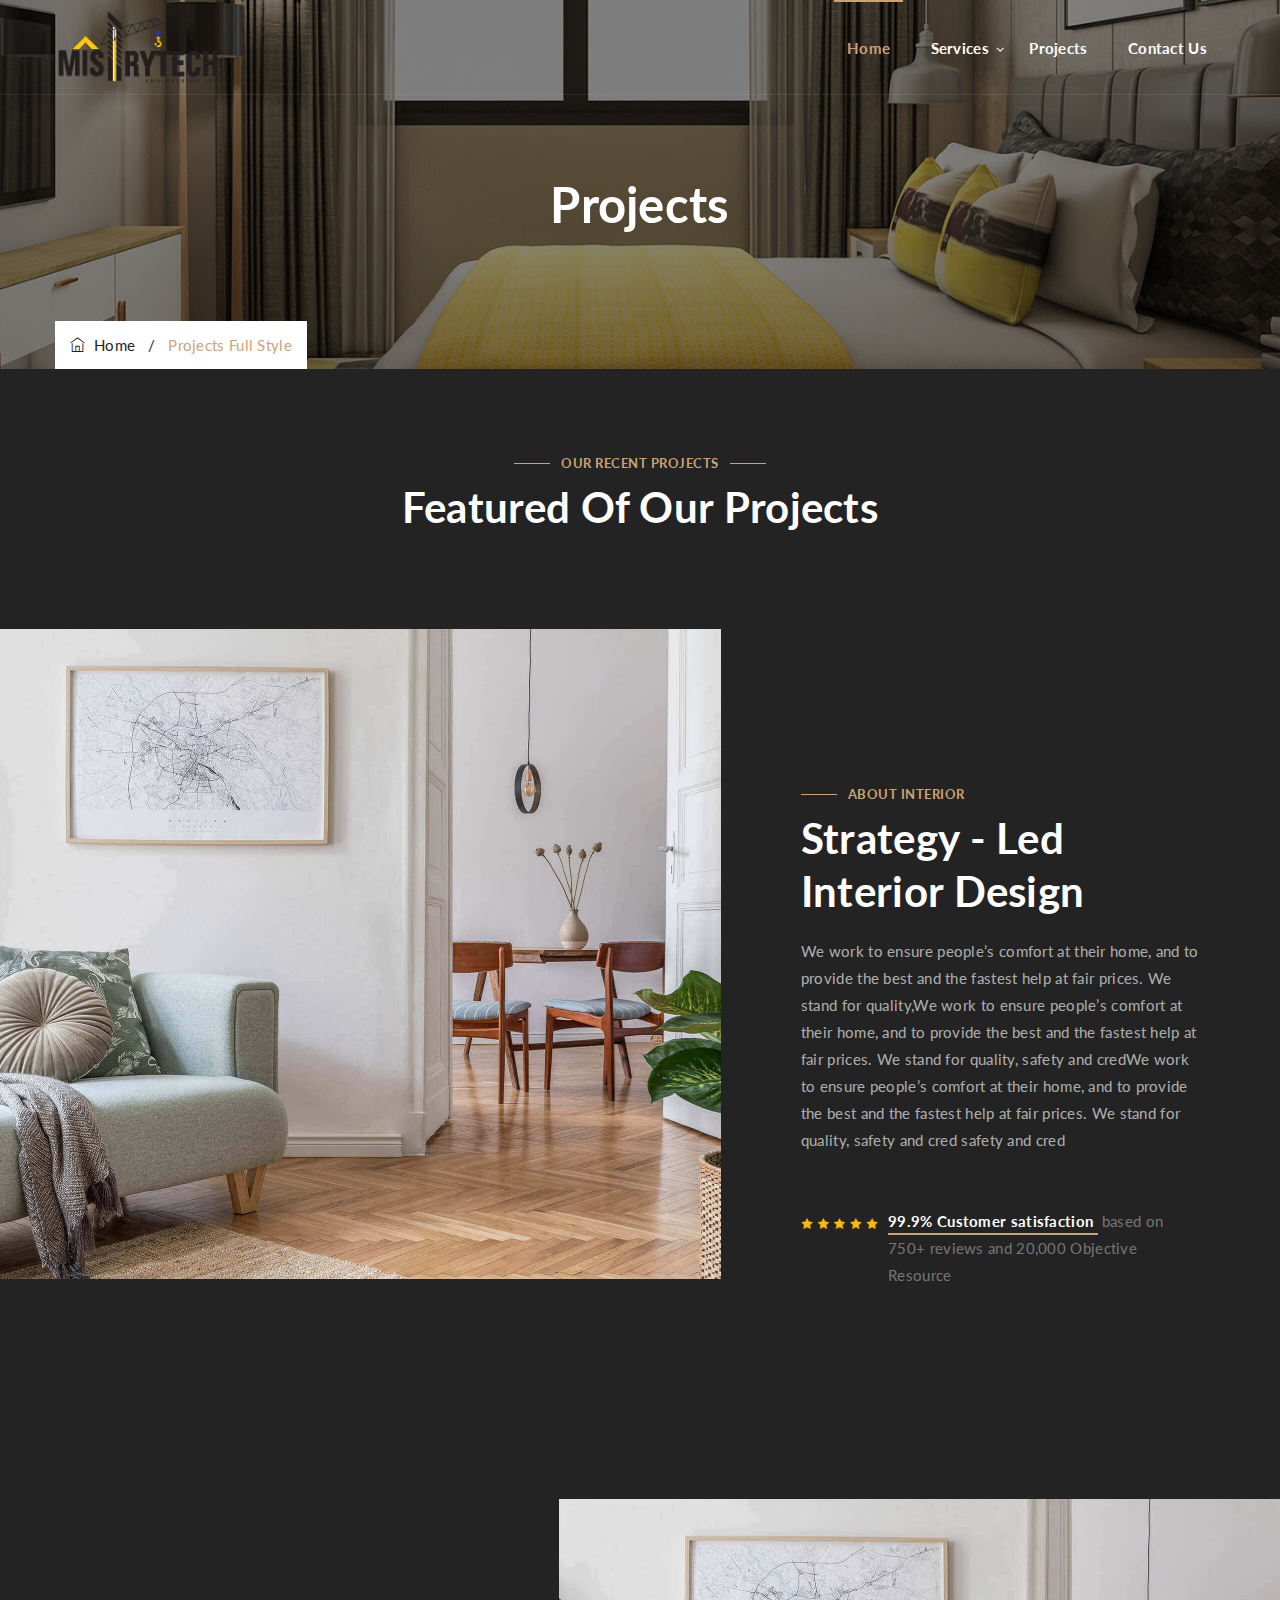
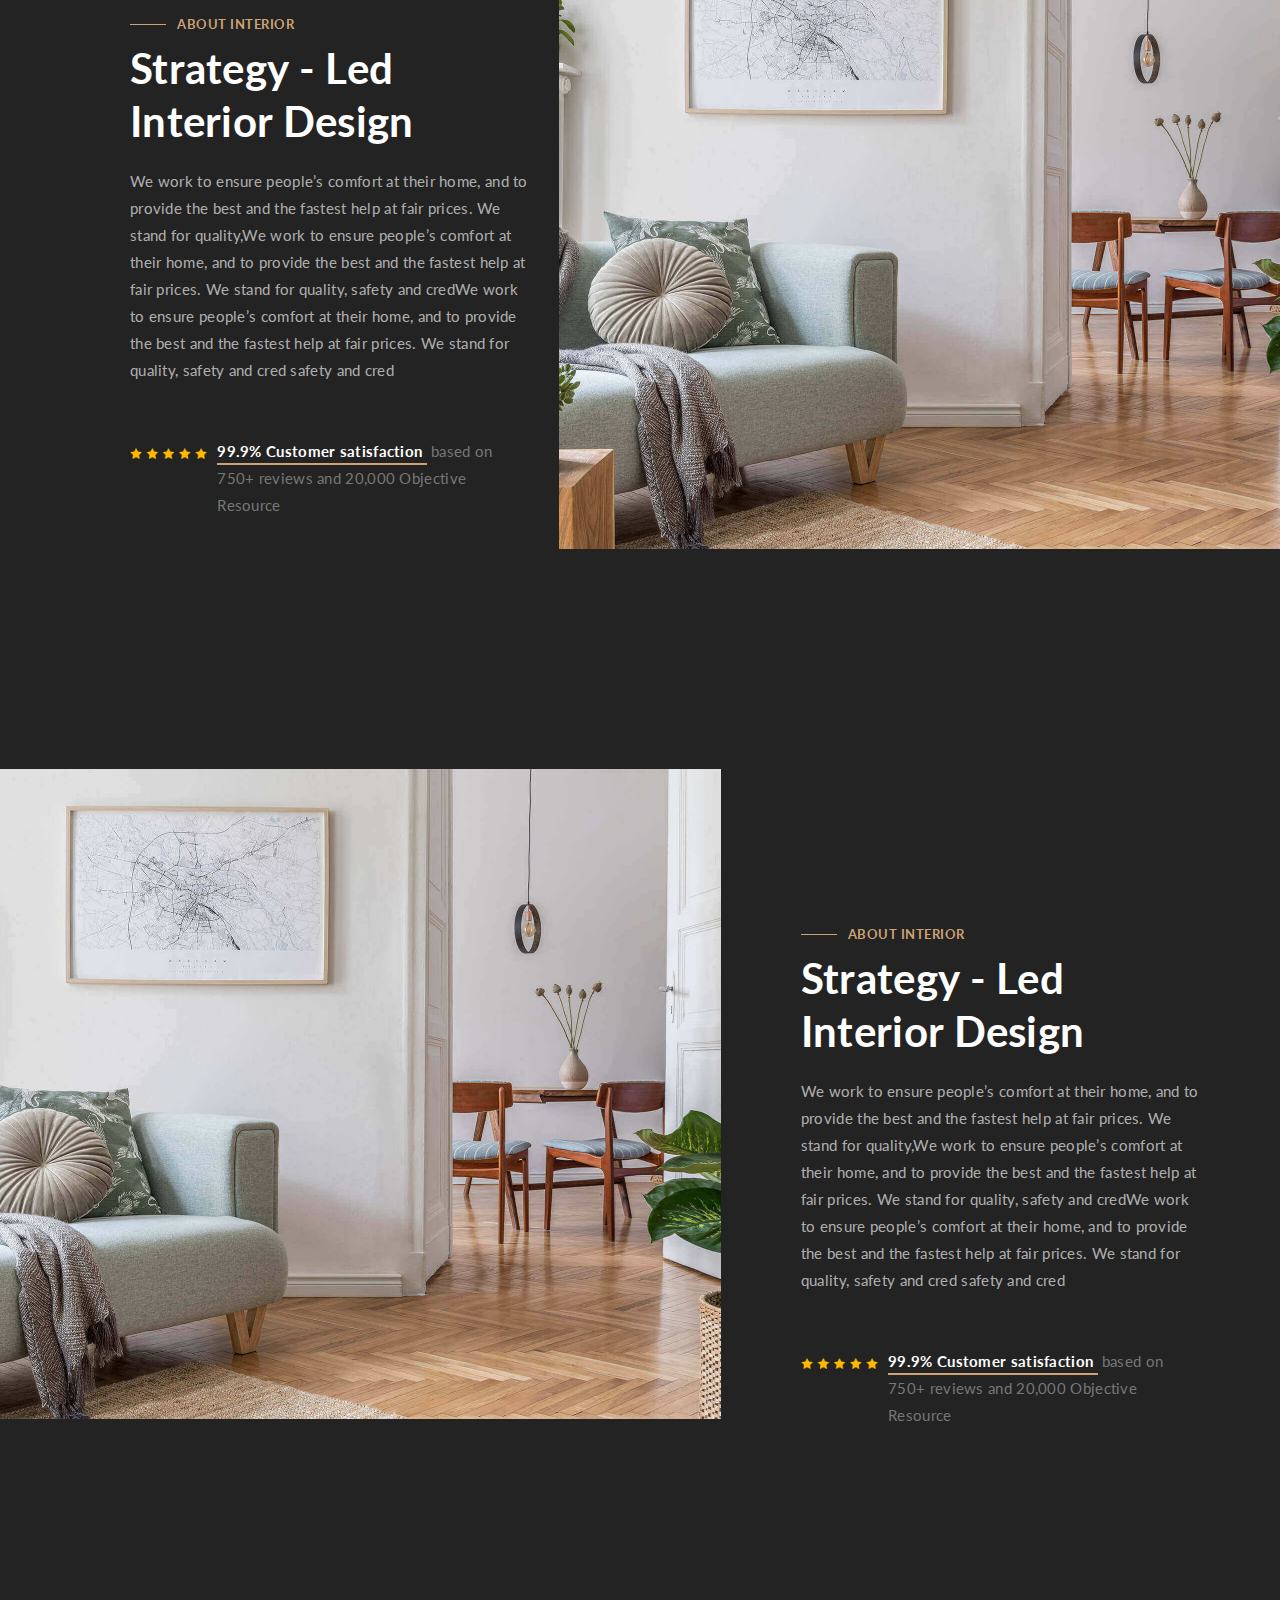
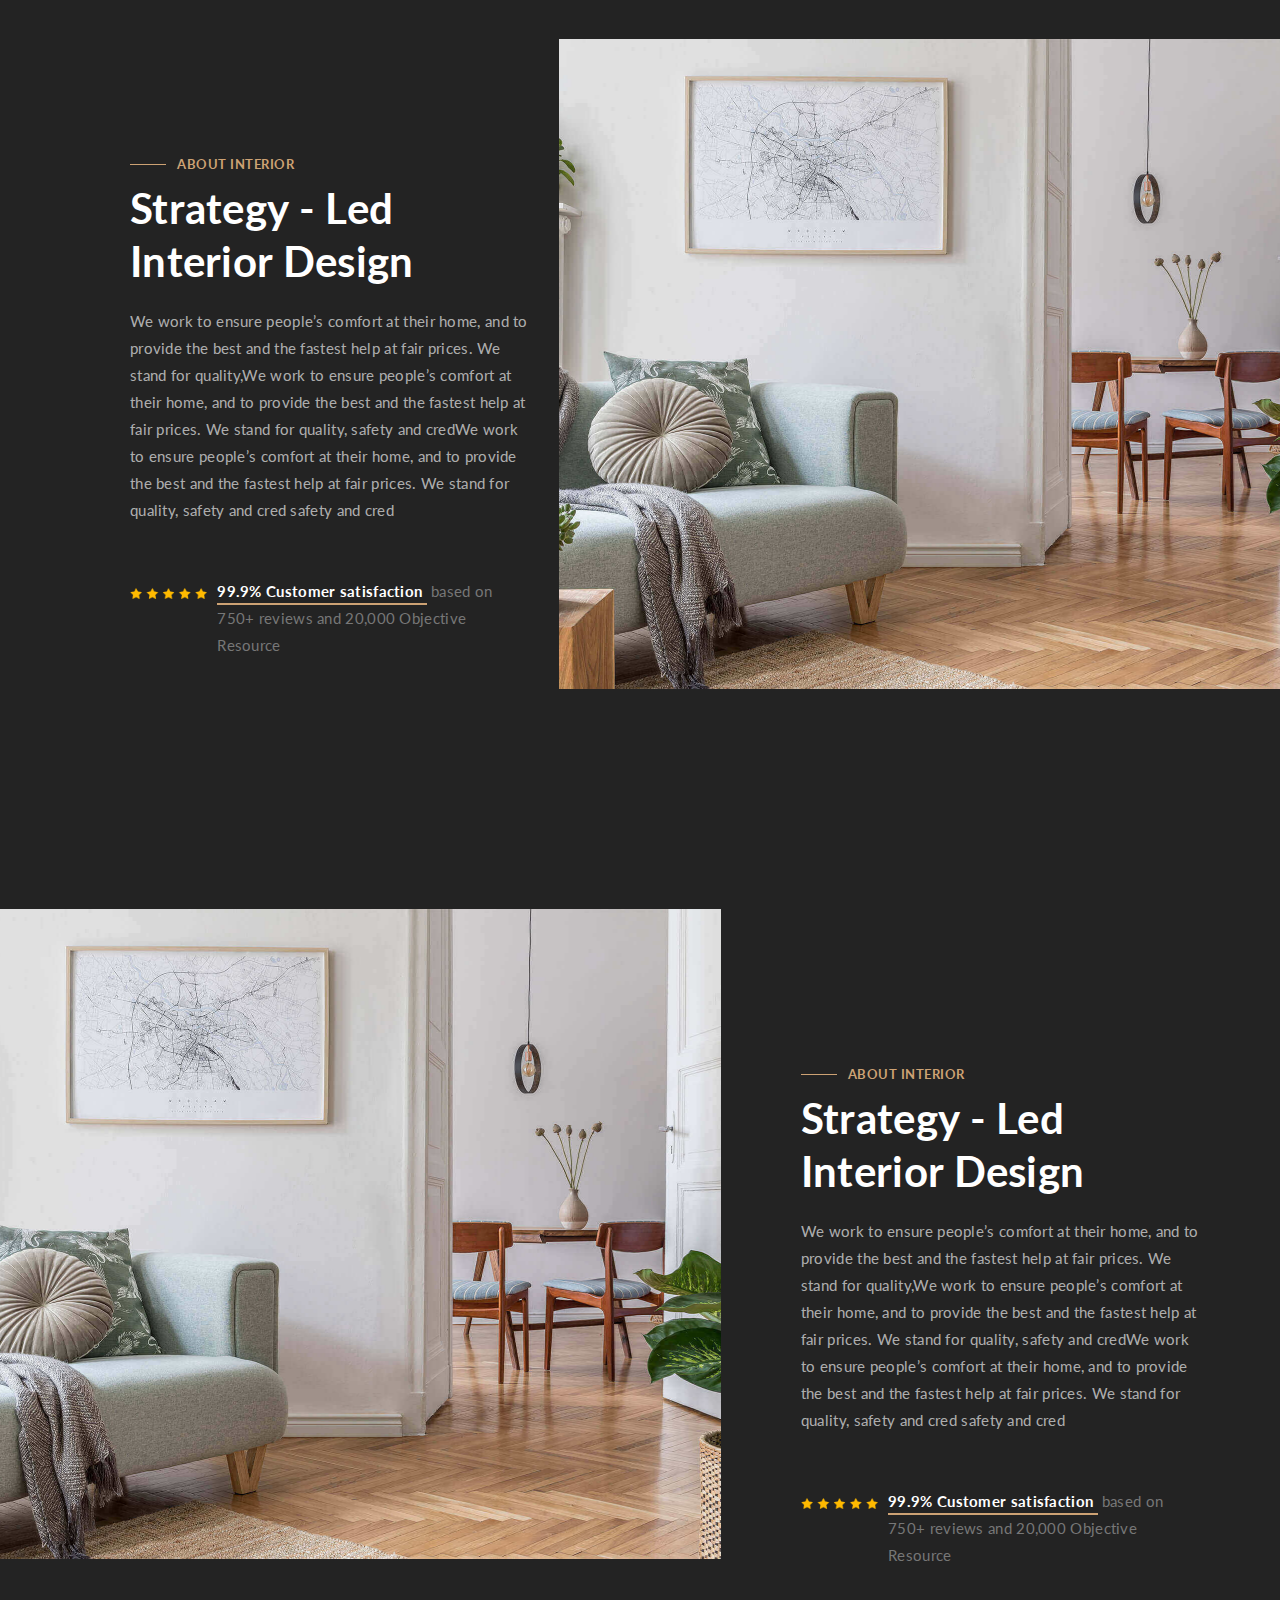
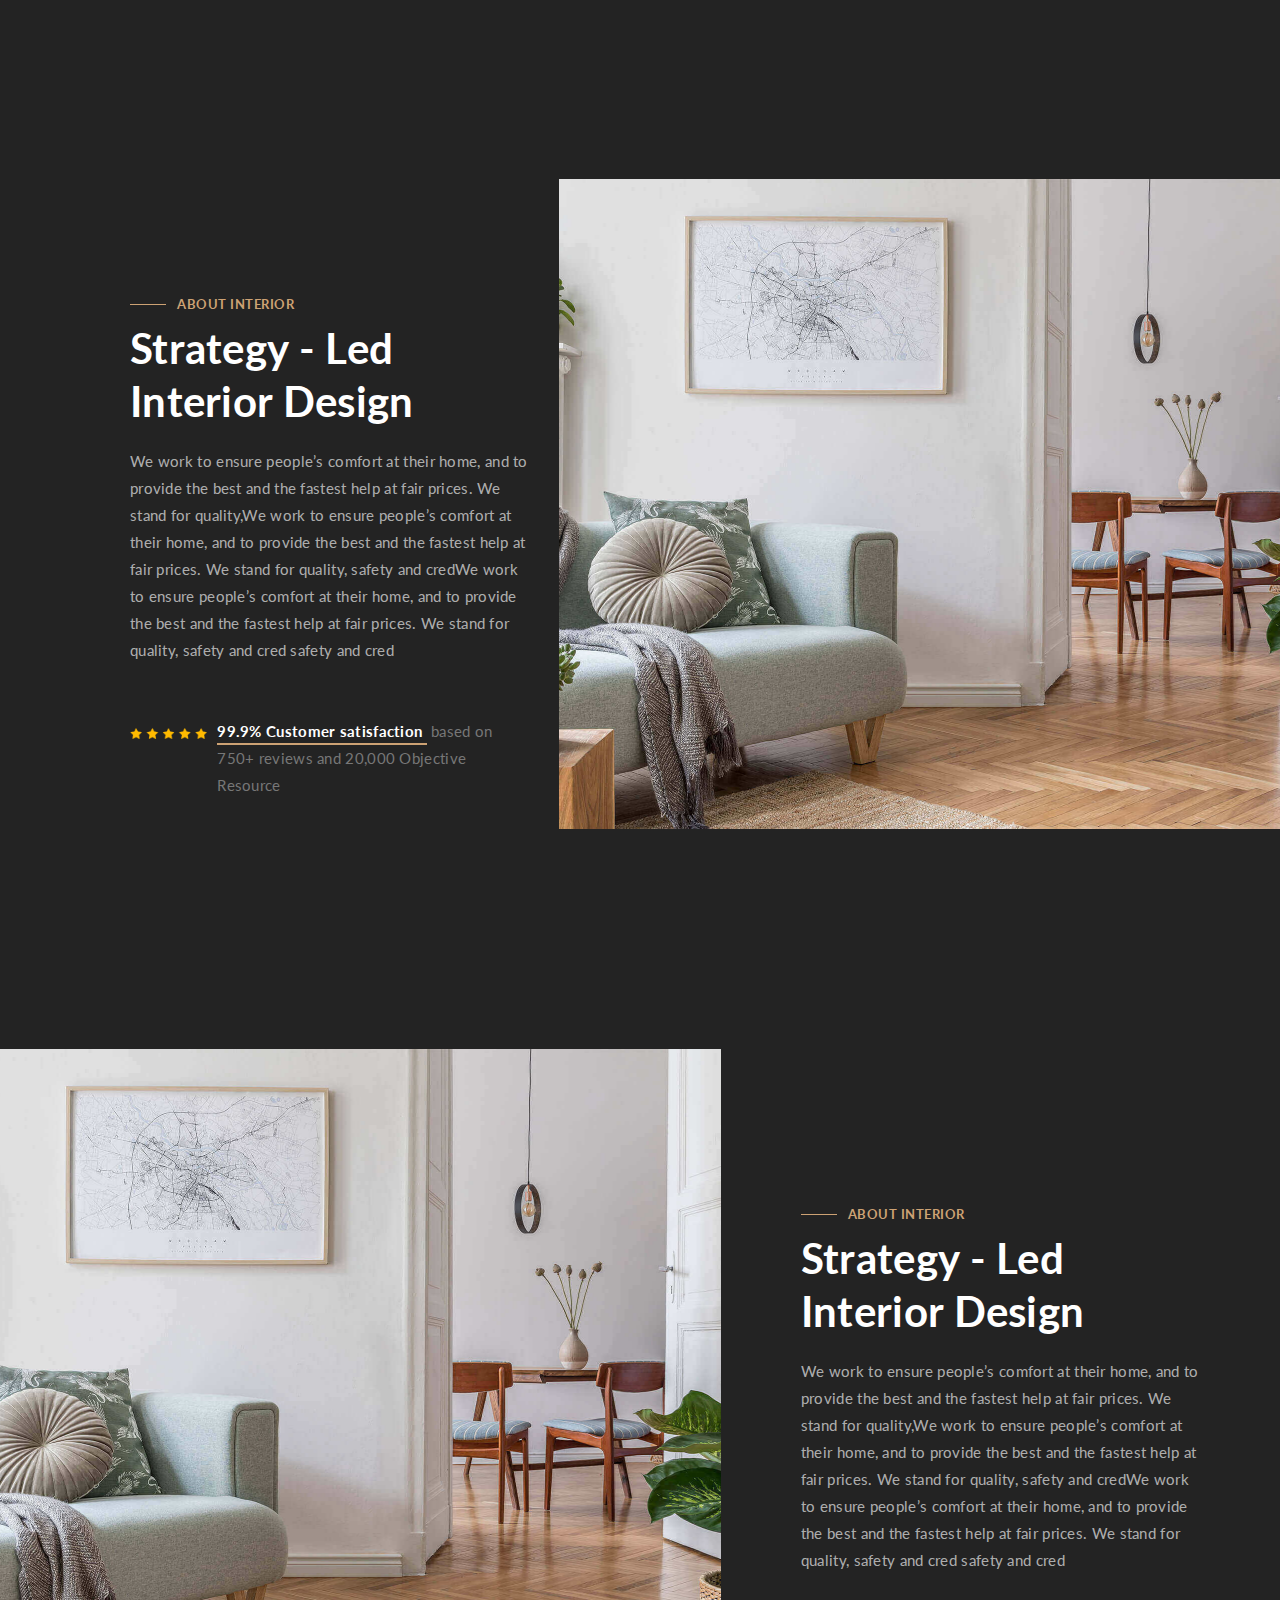
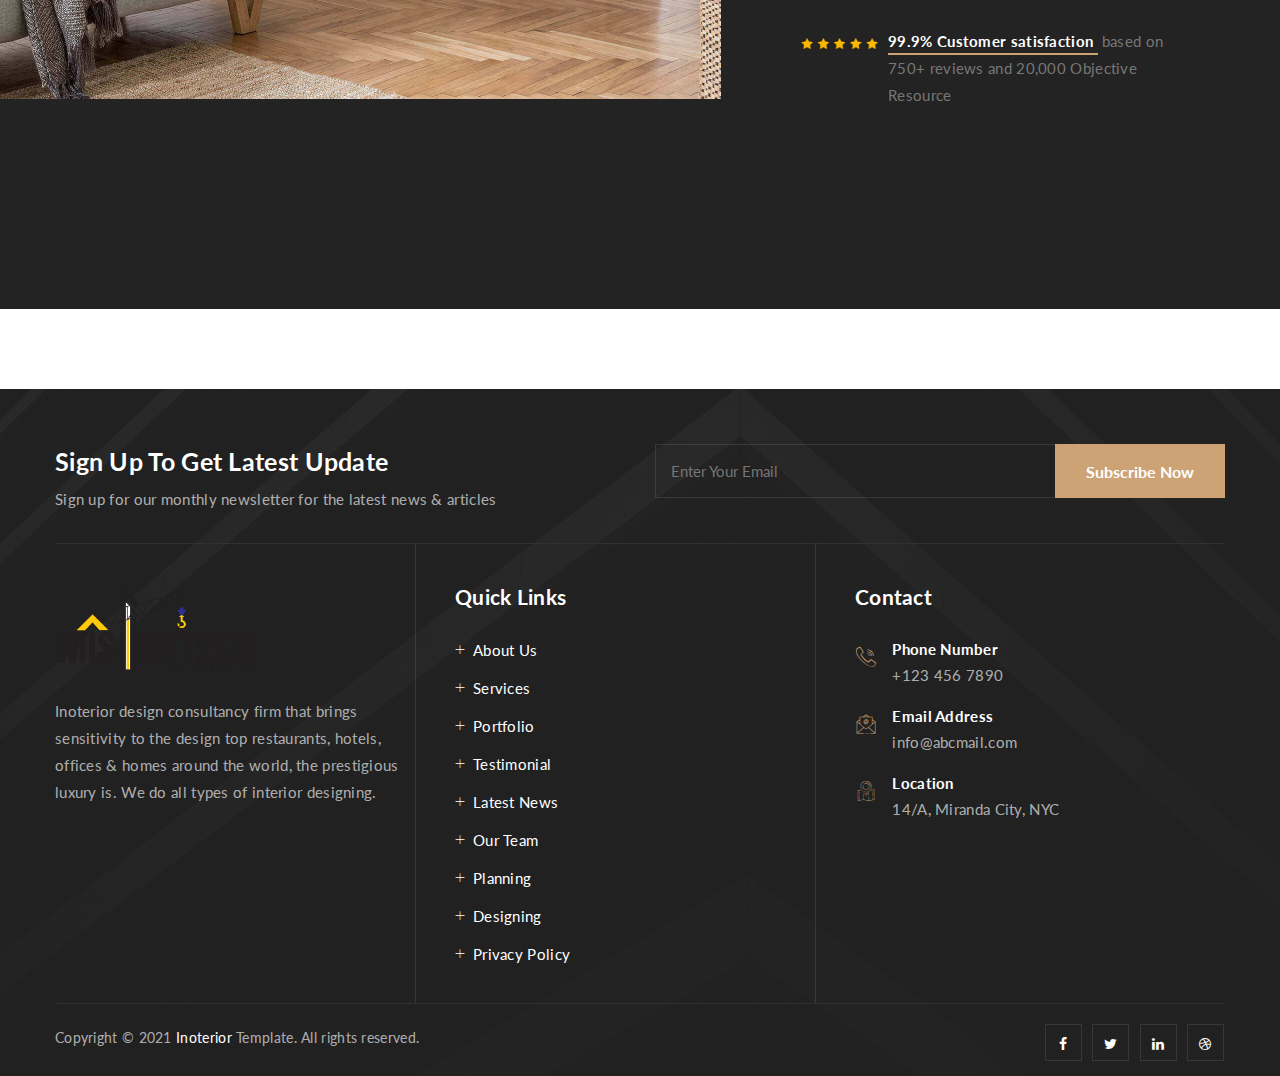
<file: projects.html>
<!DOCTYPE html>
<html lang="en">
<head>
<meta charset="utf-8">
<meta http-equiv="X-UA-Compatible" content="IE=edge">
<meta name="keywords" content="Mistry Tech Engineering" />
<meta name="description" content="Mistry Tech Engineering" />
<meta name="author" content="Mistry Tech Engineering" />
<meta name="viewport" content=" width=device-width, initial-scale=1, maximum-scale=1" />
<title>Mistry Tech Engineering</title>

<link rel="shortcut icon" href="images/favicon.png" />
<link rel="stylesheet" type="text/css" href="css/bootstrap.min.css"/>
<link rel="stylesheet" type="text/css" href="css/animate.css"/>
<link rel="stylesheet" type="text/css" href="css/flaticon.css"/>
<link rel="stylesheet" type="text/css" href="css/font-awesome.css"/>
<link rel="stylesheet" type="text/css" href="css/themify-icons.css"/>
<link rel="stylesheet" type="text/css" href="css/slick.css">
<link rel="stylesheet" type="text/css" href="css/prettyPhoto.css">
<link rel="stylesheet" type="text/css" href="css/twentytwenty.css"/>
<link rel="stylesheet" type="text/css" href="css/shortcodes.css"/>
<link rel="stylesheet" type="text/css" href="css/main.css"/>
<link rel="stylesheet" type="text/css" href="css/megamenu.css"/>
<link rel="stylesheet" type="text/css" href="css/responsive.css"/>
<link rel='stylesheet' id='rs-plugin-settings-css' href="css/rs6.css"> 

</head>

<body>

    <!--page start-->
    <div class="page ttm-bgcolor-grey">

       <!--header start-->
       <header id="masthead" class="header ttm-header-style-01">
        <!-- site-header-menu -->
        <div id="site-header-menu" class="site-header-menu">
            <div class="site-header-menu-inner ttm-stickable-header">
                <div class="container">
                    <div class="row">
                        <div class="col-lg-12">
                            <!--site-navigation -->
                            <div class="site-navigation d-flex flex-row align-items-center justify-content-between">
                                <!-- site-branding -->
                                <div class="site-branding ">
                                    <a class="home-link" href="index.html" title="Inoterior" rel="home">
                                        <img id="logo-img" width="167" height="53" class="img-fluid" src="images/logo.png" alt="logo-img">
                                    </a>
                                </div><!-- site-branding end -->
                                <div class="d-flex flex-row">
                                    <div class="btn-show-menu-mobile menubar menubar--squeeze">
                                        <span class="menubar-box">
                                            <span class="menubar-inner"></span>
                                        </span>
                                    </div>
                                    <!-- menu -->
                                    <nav class="main-menu menu-mobile" id="menu">
                                        <ul class="menu">
                                            <li class="mega-menu-item active">
                                                <a href="index.html" class="mega-menu-link">Home</a>
                                            </li>
                                            
                                            <li class="mega-menu-item dropdown">
                                            <a href="services.html" class="dropdown-toggle" data-toggle="dropdown">Services <b class="caret"></b></a>
                                                <ul class="dropdown-menu">
                                                    <li><a href="services.html">Building Design</a></li>
                                                    <li><a href="services.html">Steel Structure</a></li>
                                                    <li><a href="services.html">Constructions</a></li>
                                                    <li><a href="services.html">Pilling Work</a></li>
                                                </ul>
                                            </li>
                                            <li class="mega-menu-item">
                                                <a href="projects.html">Projects</a>
                                            </li>
                                            
                                            <li class="mega-menu-item">
                                                <a href="contact.html">Contact Us</a>
                                            </li>
                                        </ul>
                                    </nav><!-- menu end -->
                                    <div class="header_extra d-flex flex-row align-items-center justify-content-end">
                                        <div class="header_search">
                                            <a href="#" class="btn-default search_btn"><i class="fa fa-search"></i></a>
                                            <div class="header_search_content">
                                                <div class="header_search_content_inner">
                                                    <a href="#" class="close_btn"><i class="ti ti-close"></i></a>
                                                    <form id="searchbox" method="get" action="#">
                                                        <input class="search_query" type="text" id="search_query_top" name="s" placeholder="Type Word Then Enter.." value="">
                                                        <button type="submit" class="btn close-search"><i class="ti ti-search"></i></button>
                                                    </form>
                                                </div>
                                            </div>
                                        </div>
                                        <div class="header_cart">
                                            <a href="#" class="button-cart">
                                                <div class="cart_icon"><i class="fa fa-shopping-cart"></i></div>
                                                <div class="cart_count">0</div>
                                            </a>
                                        </div>
                                        <div class="header_btn">
                                            <a class="ttm-btn ttm-btn-size-md btn-inline ttm-icon-btn-right ttm-btn-color-skincolor" href="contact-us.html">Get A Quotes!</a>
                                        </div>
                                    </div>
                                </div>
                            </div><!-- site-navigation end-->
                        </div>
                    </div>
                </div>
            </div>
        </div>
        <!-- site-header-menu end-->
    </header><!--header end-->

            <div class="ttm-page-title-row">
                <div class="ttm-page-title-row-inner">
                    <div class="container">
                        <div class="row align-items-center">
                            <div class="col-lg-12">
                                <div class="page-title-heading">
                                    <h2 class="title">Projects</h2>
                                </div>
                                <div class="breadcrumb-wrapper">
                                    <div class="container">
                                        <div class="breadcrumb-wrapper-inner">
                                            <span>
                                                <a title="Go to Delmont." href="index.html" class="home"><i class="themifyicon ti-home"></i>&nbsp;&nbsp;Home</a>
                                            </span>
                                            <span class="ttm-bread-sep">&nbsp; / &nbsp;</span>
                                            <span>Projects Full Style</span>
                                        </div>
                                    </div>
                                </div>
                            </div>
                        </div>
                    </div>
                </div>                    
            </div>


        <!--site-main start-->
        <div class="site-main">

            
           <!--broken-section-->
            <section class="ttm-row broken-section bg-dark mb-80 res-991-mb-0 res-991-mt-0 bg-layer-equal-height clearfix">
                <div class="container-fluid service-px-5">
                    <!--row-->
                    <div class="row">
                        <div class="col-lg-8 col-md-10 col-sm-12 m-auto">
                            <!--section-title-->
                            <div class="section-title title-style-center_text">
                                <div class="title-header">
                                    <h3>Our recent Projects</h3>
                                    <h2 class="title text-white">Featured Of Our Projects</h2>
                                </div>
                            </div><!--section-title end-->
                        </div>
                    </div><!--row end-->

                    <div class="row project-padding-top">
                        <div class="col-lg-7">
                            <div class="col-bg-img-two ttm-bg ttm-col-bgimage-yes ttm-left-span z-index-2">
                                <div class="ttm-col-wrapper-bg-layer ttm-bg-layer"></div>
                                <div class="layer-content">
                                </div>
                            </div>
                            <!-- col-img-bg-img-one end-->
                            <img src="images/bg-image/col-bgimage-1.jpg" class="ttm-equal-height-image" alt="bg-image">
                        </div>
                        <div class="col-lg-5">
                            <!-- col-img-img-two -->
                            <div class="ttm-bg ttm-col-bgcolor-yes ttm-bgcolor-darkgrey ttm-right-span spacing-4">
                                <div class="ttm-col-wrapper-bg-layer ttm-bg-layer"></div>
                                <div class="layer-content">
                                    <!-- section title -->
                                    <div class="section-title">
                                        <div class="title-header">
                                            <h3>About Interior</h3>
                                            <h2 class="title">Strategy - Led Interior Design</h2>
                                        </div>
                                        <div class="title-desc">
                                           <p>We work to ensure people’s comfort at their home, and to provide the best and the fastest help at fair prices. We stand for quality,We work to ensure people’s comfort at their home, and to provide the best and the fastest help at fair prices. We stand for quality, safety and credWe work to ensure people’s comfort at their home, and to provide the best and the fastest help at fair prices. We stand for quality, safety and cred safety and cred</p>
                                        </div>
                                    </div><!-- section title end -->
                                    <div class="pt-35 res-991-pt-10">
                                        <div class="row">
                                            <div class="col-lg-3 col-md-2 col-sm-12">
                                                <img class="img-fluid" src="images/star1.png" alt="images" width="98" height="14">
                                            </div>
                                            <div class="col-lg-9 col-md-10 col-sm-12">
                                                <p class="ml_20 res-767-ml-0 res-767-pt-10 mb-0"><span class="ttm-underline-strong"><strong>99.9% Customer satisfaction&nbsp;</strong></span> based on 750+ reviews and 20,000 Objective Resource</p>
                                            </div>
                                        </div>
                                        
                                    </div>
                                </div>
                            </div><!-- col-img-bg-img-two end-->
                        </div>
                    </div><!-- row end -->
                    <div class="row project-margin-top">
                        <div class="col-lg-5">
                            <!-- col-img-img-two -->
                            <div class="ttm-bg ttm-col-bgcolor-yes ttm-bgcolor-darkgrey ttm-right-span spacing-4 spacing-44">
                                <div class="ttm-col-wrapper-bg-layer ttm-bg-layer"></div>
                                <div class="layer-content">
                                    <!-- section title -->
                                    <div class="section-title">
                                        <div class="title-header">
                                            <h3>About Interior</h3>
                                            <h2 class="title">Strategy - Led Interior Design</h2>
                                        </div>
                                        <div class="title-desc">
                                           <p>We work to ensure people’s comfort at their home, and to provide the best and the fastest help at fair prices. We stand for quality,We work to ensure people’s comfort at their home, and to provide the best and the fastest help at fair prices. We stand for quality, safety and credWe work to ensure people’s comfort at their home, and to provide the best and the fastest help at fair prices. We stand for quality, safety and cred safety and cred</p>
                                        </div>
                                    </div><!-- section title end -->
                                    <div class="pt-35 res-991-pt-10">
                                        <div class="row">
                                            <div class="col-lg-3 col-md-2 col-sm-12">
                                                <img class="img-fluid" src="images/star1.png" alt="images" width="98" height="14">
                                            </div>
                                            <div class="col-lg-9 col-md-10 col-sm-12">
                                                <p class="ml_20 res-767-ml-0 res-767-pt-10 mb-0"><span class="ttm-underline-strong"><strong>99.9% Customer satisfaction&nbsp;</strong></span> based on 750+ reviews and 20,000 Objective Resource</p>
                                            </div>
                                        </div>
                                        
                                    </div>
                                </div>
                            </div><!-- col-img-bg-img-two end-->
                        </div>
                        <div class="col-lg-7">
                            <div class="col-bg-img-two ttm-bg ttm-col-bgimage-yes ttm-left-span z-index-2">
                                <div class="ttm-col-wrapper-bg-layer ttm-bg-layer right-side-image"></div>
                                <div class="layer-content">
                                </div>
                            </div>
                            <!-- col-img-bg-img-one end-->
                            <img src="images/bg-image/col-bgimage-1.jpg" class="ttm-equal-height-image" alt="bg-image">
                        </div>
                    </div><!-- row end -->
                    <div class="row project-padding-top-2">
                        <div class="col-lg-7">
                            <div class="col-bg-img-two ttm-bg ttm-col-bgimage-yes ttm-left-span z-index-2">
                                <div class="ttm-col-wrapper-bg-layer ttm-bg-layer"></div>
                                <div class="layer-content">
                                </div>
                            </div>
                            <!-- col-img-bg-img-one end-->
                            <img src="images/bg-image/col-bgimage-1.jpg" class="ttm-equal-height-image" alt="bg-image">
                        </div>
                        <div class="col-lg-5">
                            <!-- col-img-img-two -->
                            <div class="ttm-bg ttm-col-bgcolor-yes ttm-bgcolor-darkgrey ttm-right-span spacing-4">
                                <div class="ttm-col-wrapper-bg-layer ttm-bg-layer"></div>
                                <div class="layer-content">
                                    <!-- section title -->
                                    <div class="section-title">
                                        <div class="title-header">
                                            <h3>About Interior</h3>
                                            <h2 class="title">Strategy - Led Interior Design</h2>
                                        </div>
                                        <div class="title-desc">
                                           <p>We work to ensure people’s comfort at their home, and to provide the best and the fastest help at fair prices. We stand for quality,We work to ensure people’s comfort at their home, and to provide the best and the fastest help at fair prices. We stand for quality, safety and credWe work to ensure people’s comfort at their home, and to provide the best and the fastest help at fair prices. We stand for quality, safety and cred safety and cred</p>
                                        </div>
                                    </div><!-- section title end -->
                                    
                                    <div class="pt-35 res-991-pt-10">
                                        <div class="row">
                                            <div class="col-lg-3 col-md-2 col-sm-12">
                                                <img class="img-fluid" src="images/star1.png" alt="images" width="98" height="14">
                                            </div>
                                            <div class="col-lg-9 col-md-10 col-sm-12">
                                                <p class="ml_20 res-767-ml-0 res-767-pt-10 mb-0"><span class="ttm-underline-strong"><strong>99.9% Customer satisfaction&nbsp;</strong></span> based on 750+ reviews and 20,000 Objective Resource</p>
                                            </div>
                                        </div>
                                        
                                    </div>
                                </div>
                            </div><!-- col-img-bg-img-two end-->
                        </div>
                    </div><!-- row end -->
                    <div class="row project-margin-top-4">
                        <div class="col-lg-5">
                            <!-- col-img-img-two -->
                            <div class="ttm-bg ttm-col-bgcolor-yes ttm-bgcolor-darkgrey ttm-right-span spacing-4 spacing-44">
                                <div class="ttm-col-wrapper-bg-layer ttm-bg-layer"></div>
                                <div class="layer-content">
                                    <!-- section title -->
                                    <div class="section-title">
                                        <div class="title-header">
                                            <h3>About Interior</h3>
                                            <h2 class="title">Strategy - Led Interior Design</h2>
                                        </div>
                                        <div class="title-desc">
                                           <p>We work to ensure people’s comfort at their home, and to provide the best and the fastest help at fair prices. We stand for quality,We work to ensure people’s comfort at their home, and to provide the best and the fastest help at fair prices. We stand for quality, safety and credWe work to ensure people’s comfort at their home, and to provide the best and the fastest help at fair prices. We stand for quality, safety and cred safety and cred</p>
                                        </div>
                                    </div><!-- section title end -->
                                    <div class="pt-35 res-991-pt-10">
                                        <div class="row">
                                            <div class="col-lg-3 col-md-2 col-sm-12">
                                                <img class="img-fluid" src="images/star1.png" alt="images" width="98" height="14">
                                            </div>
                                            <div class="col-lg-9 col-md-10 col-sm-12">
                                                <p class="ml_20 res-767-ml-0 res-767-pt-10 mb-0"><span class="ttm-underline-strong"><strong>99.9% Customer satisfaction&nbsp;</strong></span> based on 750+ reviews and 20,000 Objective Resource</p>
                                            </div>
                                        </div>
                                        
                                    </div>
                                </div>
                            </div><!-- col-img-bg-img-two end-->
                        </div>
                        <div class="col-lg-7">
                            <div class="col-bg-img-two ttm-bg ttm-col-bgimage-yes ttm-left-span z-index-2">
                                <div class="ttm-col-wrapper-bg-layer ttm-bg-layer right-side-image"></div>
                                <div class="layer-content">
                                </div>
                            </div>
                            <!-- col-img-bg-img-one end-->
                            <img src="images/bg-image/col-bgimage-1.jpg" class="ttm-equal-height-image" alt="bg-image">
                        </div>
                    </div><!-- row end -->
                    <div class="row project-padding-top-2">
                        <div class="col-lg-7">
                            <div class="col-bg-img-two ttm-bg ttm-col-bgimage-yes ttm-left-span z-index-2">
                                <div class="ttm-col-wrapper-bg-layer ttm-bg-layer"></div>
                                <div class="layer-content">
                                </div>
                            </div>
                            <!-- col-img-bg-img-one end-->
                            <img src="images/bg-image/col-bgimage-1.jpg" class="ttm-equal-height-image" alt="bg-image">
                        </div>
                        <div class="col-lg-5">
                            <!-- col-img-img-two -->
                            <div class="ttm-bg ttm-col-bgcolor-yes ttm-bgcolor-darkgrey ttm-right-span spacing-4">
                                <div class="ttm-col-wrapper-bg-layer ttm-bg-layer"></div>
                                <div class="layer-content">
                                    <!-- section title -->
                                    <div class="section-title">
                                        <div class="title-header">
                                            <h3>About Interior</h3>
                                            <h2 class="title">Strategy - Led Interior Design</h2>
                                        </div>
                                        <div class="title-desc">
                                           <p>We work to ensure people’s comfort at their home, and to provide the best and the fastest help at fair prices. We stand for quality,We work to ensure people’s comfort at their home, and to provide the best and the fastest help at fair prices. We stand for quality, safety and credWe work to ensure people’s comfort at their home, and to provide the best and the fastest help at fair prices. We stand for quality, safety and cred safety and cred</p>
                                        </div>
                                    </div><!-- section title end -->
                                    
                                    <div class="pt-35 res-991-pt-10">
                                        <div class="row">
                                            <div class="col-lg-3 col-md-2 col-sm-12">
                                                <img class="img-fluid" src="images/star1.png" alt="images" width="98" height="14">
                                            </div>
                                            <div class="col-lg-9 col-md-10 col-sm-12">
                                                <p class="ml_20 res-767-ml-0 res-767-pt-10 mb-0"><span class="ttm-underline-strong"><strong>99.9% Customer satisfaction&nbsp;</strong></span> based on 750+ reviews and 20,000 Objective Resource</p>
                                            </div>
                                        </div>
                                        
                                    </div>
                                </div>
                            </div><!-- col-img-bg-img-two end-->
                        </div>
                    </div><!-- row end -->
                    <div class="row project-margin-top-4">
                        <div class="col-lg-5">
                            <!-- col-img-img-two -->
                            <div class="ttm-bg ttm-col-bgcolor-yes ttm-bgcolor-darkgrey ttm-right-span spacing-4 spacing-44">
                                <div class="ttm-col-wrapper-bg-layer ttm-bg-layer"></div>
                                <div class="layer-content">
                                    <!-- section title -->
                                    <div class="section-title">
                                        <div class="title-header">
                                            <h3>About Interior</h3>
                                            <h2 class="title">Strategy - Led Interior Design</h2>
                                        </div>
                                        <div class="title-desc">
                                           <p>We work to ensure people’s comfort at their home, and to provide the best and the fastest help at fair prices. We stand for quality,We work to ensure people’s comfort at their home, and to provide the best and the fastest help at fair prices. We stand for quality, safety and credWe work to ensure people’s comfort at their home, and to provide the best and the fastest help at fair prices. We stand for quality, safety and cred safety and cred</p>
                                        </div>
                                    </div><!-- section title end -->
                                    <div class="pt-35 res-991-pt-10">
                                        <div class="row">
                                            <div class="col-lg-3 col-md-2 col-sm-12">
                                                <img class="img-fluid" src="images/star1.png" alt="images" width="98" height="14">
                                            </div>
                                            <div class="col-lg-9 col-md-10 col-sm-12">
                                                <p class="ml_20 res-767-ml-0 res-767-pt-10 mb-0"><span class="ttm-underline-strong"><strong>99.9% Customer satisfaction&nbsp;</strong></span> based on 750+ reviews and 20,000 Objective Resource</p>
                                            </div>
                                        </div>
                                        
                                    </div>
                                </div>
                            </div><!-- col-img-bg-img-two end-->
                        </div>
                        <div class="col-lg-7">
                            <div class="col-bg-img-two ttm-bg ttm-col-bgimage-yes ttm-left-span z-index-2">
                                <div class="ttm-col-wrapper-bg-layer ttm-bg-layer right-side-image"></div>
                                <div class="layer-content">
                                </div>
                            </div>
                            <!-- col-img-bg-img-one end-->
                            <img src="images/bg-image/col-bgimage-1.jpg" class="ttm-equal-height-image" alt="bg-image">
                        </div>
                    </div><!-- row end -->
                    <div class="row project-padding-top-2">
                        <div class="col-lg-7">
                            <div class="col-bg-img-two ttm-bg ttm-col-bgimage-yes ttm-left-span z-index-2">
                                <div class="ttm-col-wrapper-bg-layer ttm-bg-layer"></div>
                                <div class="layer-content">
                                </div>
                            </div>
                            <!-- col-img-bg-img-one end-->
                            <img src="images/bg-image/col-bgimage-1.jpg" class="ttm-equal-height-image" alt="bg-image">
                        </div>
                        <div class="col-lg-5">
                            <!-- col-img-img-two -->
                            <div class="ttm-bg ttm-col-bgcolor-yes ttm-bgcolor-darkgrey ttm-right-span spacing-4">
                                <div class="ttm-col-wrapper-bg-layer ttm-bg-layer"></div>
                                <div class="layer-content">
                                    <!-- section title -->
                                    <div class="section-title">
                                        <div class="title-header">
                                            <h3>About Interior</h3>
                                            <h2 class="title">Strategy - Led Interior Design</h2>
                                        </div>
                                        <div class="title-desc">
                                           <p>We work to ensure people’s comfort at their home, and to provide the best and the fastest help at fair prices. We stand for quality,We work to ensure people’s comfort at their home, and to provide the best and the fastest help at fair prices. We stand for quality, safety and credWe work to ensure people’s comfort at their home, and to provide the best and the fastest help at fair prices. We stand for quality, safety and cred safety and cred</p>
                                        </div>
                                    </div><!-- section title end -->
                                    
                                    <div class="pt-35 res-991-pt-10">
                                        <div class="row">
                                            <div class="col-lg-3 col-md-2 col-sm-12">
                                                <img class="img-fluid" src="images/star1.png" alt="images" width="98" height="14">
                                            </div>
                                            <div class="col-lg-9 col-md-10 col-sm-12">
                                                <p class="ml_20 res-767-ml-0 res-767-pt-10 mb-0"><span class="ttm-underline-strong"><strong>99.9% Customer satisfaction&nbsp;</strong></span> based on 750+ reviews and 20,000 Objective Resource</p>
                                            </div>
                                        </div>
                                        
                                    </div>
                                </div>
                            </div><!-- col-img-bg-img-two end-->
                        </div>
                    </div><!-- row end -->
                </div>
            </section>
            <!--broken-section end-->
            

        </div><!--site-main end-->


    <!--footer start-->
    <footer class="footer ttm-bg ttm-bgcolor-darkgrey widget-footer clearfix">
        <div class="ttm-row-wrapper-bg-layer ttm-bg-layer"></div>
        <div class="container">
            <div class="first-footer">
                <div class="row">
                    <div class="col-xs-12 col-sm-12 col-md-12 col-lg-6 widget-area">
                        <h3>Sign Up To Get Latest Update</h3>
                        <p>Sign up for our monthly newsletter for the latest news & articles</p>
                    </div>
                    <div class="col-xs-12 col-sm-12 col-md-12 col-lg-6 widget-area">
                        <form id="subscribe-form" class="newsletter-form" method="post" action="#" data-mailchimp="true">
                            <div class="mailchimp-inputbox clearfix" id="subscribe-content"> 
                                <p><input type="email" name="email" placeholder="Enter Your Email" required=""></p>
                                <p><button class="submit ttm-btn ttm-btn-size-md ttm-btn-shape-squar ttm-btn-style-fill ttm-btn-color-skincolor" type="submit">Subscribe Now</button></p>
                            </div>
                            <div id="subscribe-msg"></div>
                        </form>
                    </div>
                </div>
            </div>
            <div class="second-footer">
                <div class="row">
                    <div class="col-xs-12 col-sm-6 col-md-6 col-lg-4 widget-area">
                        <div class="widget widget_text clearfix">
                            <div class="footer-logo">
                                <img width="205" height="65" id="footer-logo-img" class="img-fluid" src="images/logo.png" alt="image">
                            </div>
                            <div class="textwidget widget-text">
                                <p>Inoterior design consultancy firm that brings sensitivity to the design top restaurants, hotels, offices & homes around the world, the prestigious luxury is. We do all types of interior designing.</p>
                            </div>
                        </div>
                    </div>
                    <div class="col-xs-12 col-sm-6 col-md-6 col-lg-4 widget-area">
                        <div class="widget widget_nav_menu clearfix">
                           <h3 class="widget-title">Quick Links</h3>
                            <ul id="menu-footer-service-link" class="menu">
                                <li><a href="#">About Us</a></li>
                                <li><a href="#">Services</a></li>
                                <li><a href="#">Portfolio</a></li>
                                <li><a href="#">Testimonial</a></li>
                                <li><a href="#">Latest News</a></li>
                                <li><a href="#">Our Team</a></li>
                                <li><a href="#">Planning</a></li>
                                <li><a href="#">Designing</a></li>
                                <li><a href="#">Privacy Policy</a></li>
                            </ul>
                        </div>
                    </div>
                    <div class="col-xs-12 col-sm-6 col-md-12 col-lg-4 widget-area">
                        <div class="widget widget-timing clearfix">
                            <h3 class="widget-title">Contact</h3>
                            <div class="featured-icon-box icon-align-before-content icon-ver_align-top style1">
                                <div class="featured-icon">
                                    <div class="ttm-icon ttm-icon_element-onlytxt ttm-icon_element-color-skincolor ttm-icon_element-size-xs">
                                        <i class="flaticon flaticon-call-1"></i>
                                    </div>
                                </div>
                                <div class="featured-content">
                                    <div class="featured-title">
                                        <h3>Phone Number</h3>
                                    </div>
                                    <div class="featured-desc">
                                        <p>+123 456 7890</p>
                                    </div>
                                </div>
                            </div>
                            <div class="featured-icon-box icon-align-before-content icon-ver_align-top style1">
                                <div class="featured-icon">
                                    <div class="ttm-icon ttm-icon_element-onlytxt ttm-icon_element-color-skincolor ttm-icon_element-size-xs">
                                        <i class="flaticon flaticon-email"></i>
                                    </div>
                                </div>
                                <div class="featured-content">
                                    <div class="featured-title">
                                        <h3>Email Address</h3>
                                    </div>
                                    <div class="featured-desc">
                                        <p>info@abcmail.com</p>
                                    </div>
                                </div>
                            </div>
                            <div class="featured-icon-box icon-align-before-content icon-ver_align-top style1">
                                <div class="featured-icon">
                                    <div class="ttm-icon ttm-icon_element-onlytxt ttm-icon_element-color-skincolor ttm-icon_element-size-xs">
                                        <i class="flaticon flaticon-navigation"></i>
                                    </div>
                                </div>
                                <div class="featured-content">
                                    <div class="featured-title">
                                        <h3>Location</h3>
                                    </div>
                                    <div class="featured-desc">
                                        <p>14/A, Miranda City, NYC</p>
                                    </div>
                                </div>
                            </div>
                        </div>
                    </div>
                </div>
            </div>
            <div class="bottom-footer-text">
                <div class="row copyright">
                    <div class="col-lg-7 col-md-8">
                        <p class="mb-0 res-991-pb-15">Copyright © 2021 <a href="#">Inoterior</a> Template. All rights reserved.</p>
                    </div>
                    <div class="col-lg-5 col-md-4">
                        <div class="social-icons d-flex align-items-center justify-content-end">
                            <ul class="list-inline">
                                <li><a href="#"><i class="fa fa-facebook"></i></a></li>
                                <li><a href="#"><i class="fa fa-twitter"></i></a></li>
                                <li><a href="#"><i class="fa fa-linkedin"></i></a></li>
                                <li><a href="#"><i class="fa fa-dribbble"></i></a></li>
                            </ul>
                        </div>
                    </div>
                </div>
            </div>
        </div>
    </footer>
    <!--footer end-->
    

    <!--back-to-top start-->
    <a id="totop" href="#top">
        <i class="fa fa-angle-up"></i>
    </a>
    <!--back-to-top end-->

</div><!-- page end -->


    <!-- Javascript -->

    <script src="js/jquery.min.js"></script>
    <script src="js/jquery-migrate-1.4.1.min.js"></script>
    <script src="js/tether.min.js"></script>
    <script src="js/bootstrap.min.js"></script> 
    <script src="js/jquery.easing.js"></script>    
    <script src="js/jquery-waypoints.js"></script>    
    <script src="js/jquery-validate.js"></script> 
    <script src="js/jquery.prettyPhoto.js"></script>
    <script src="js/slick.min.js"></script>
    <script src="js/numinate.min.js"></script>
    <script src="js/imagesloaded.min.js"></script>
    <script src="js/jquery-isotope.js"></script>
    <script src="js/jquery.event.move.js"></script>
    <script src="js/jquery.twentytwenty.js"></script>
    <script src="js/circle-progress.min.js"></script>
    <script src="js/main.js"></script>

    <!-- Revolution Slider -->
    <script src="js/slider.js"></script>
    <script  src='js/revolution.tools.min.js'></script>
    <script  src='js/rs6.min.js'></script>
    <!-- Javascript end-->

</body>
</html>
</file>
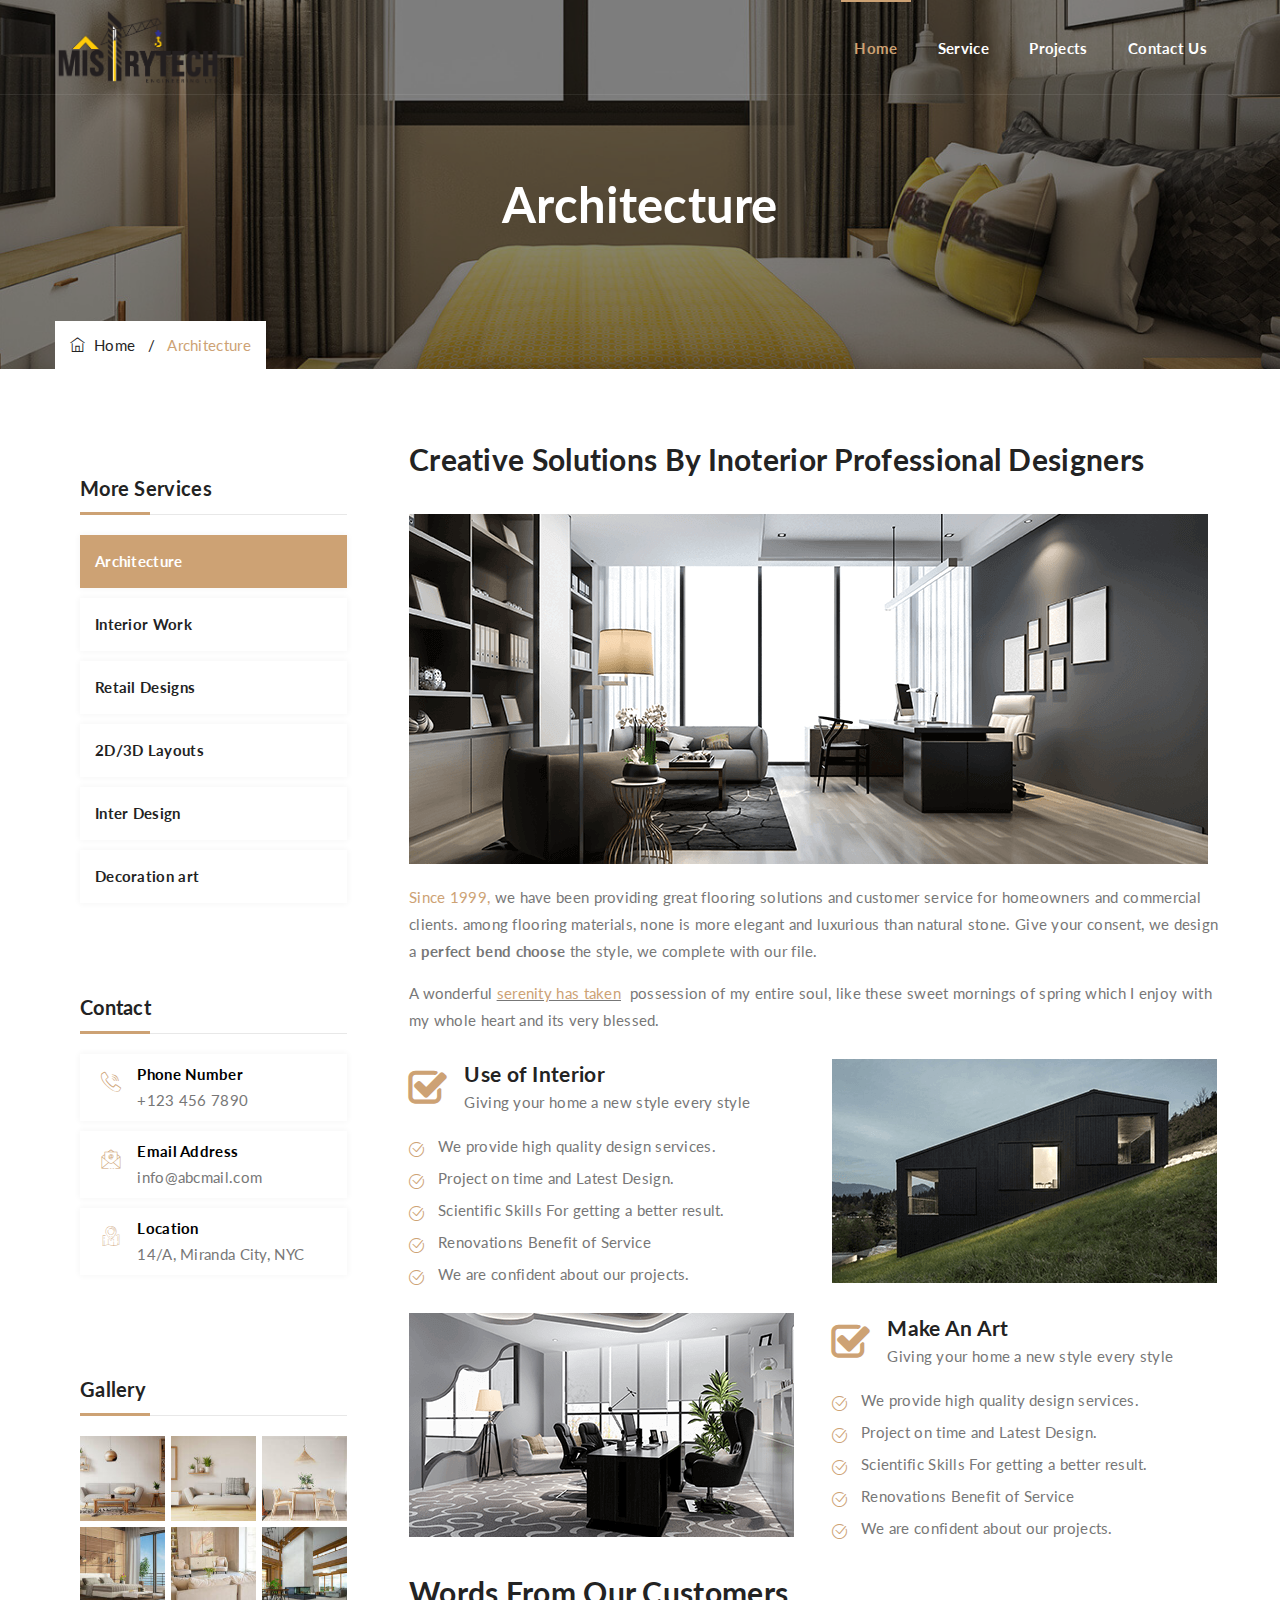
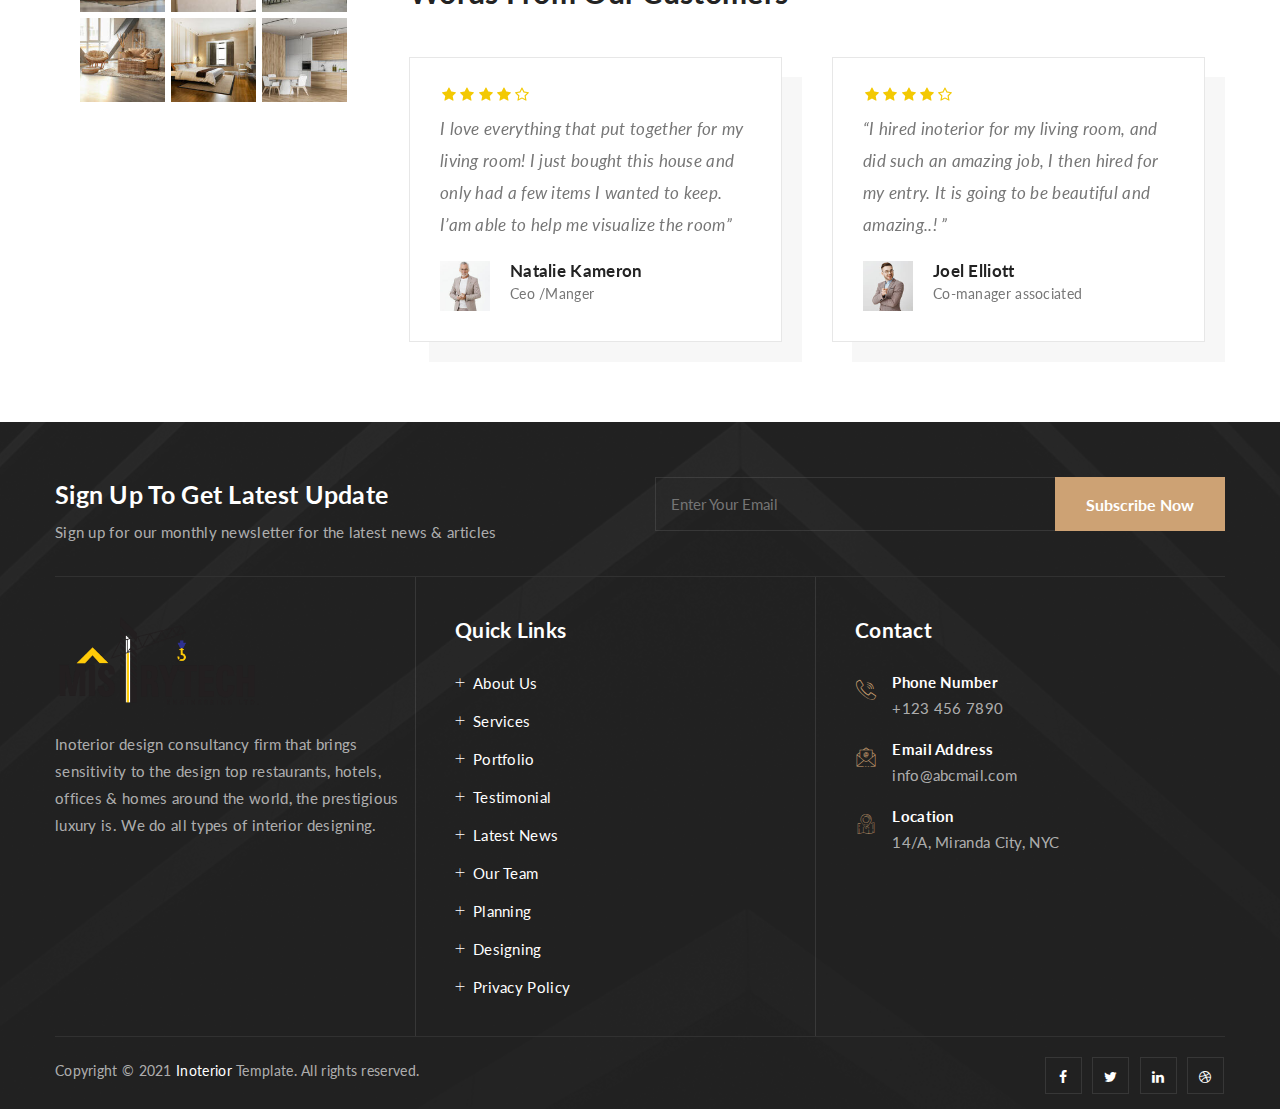
<file: service-single.html>
<!DOCTYPE html>
<html lang="en">
<head>
<meta charset="utf-8">
<meta http-equiv="X-UA-Compatible" content="IE=edge">
<meta name="keywords" content="Mistry Tech Engineering" />
<meta name="description" content="Mistry Tech Engineering" />
<meta name="author" content="Mistry Tech Engineering" />
<meta name="viewport" content=" width=device-width, initial-scale=1, maximum-scale=1" />
<title>Mistry Tech Engineering</title>

<link rel="shortcut icon" href="images/favicon.png" />
<link rel="stylesheet" type="text/css" href="css/bootstrap.min.css"/>
<link rel="stylesheet" type="text/css" href="css/animate.css"/>
<link rel="stylesheet" type="text/css" href="css/flaticon.css"/>
<link rel="stylesheet" type="text/css" href="css/font-awesome.css"/>
<link rel="stylesheet" type="text/css" href="css/themify-icons.css"/>
<link rel="stylesheet" type="text/css" href="css/slick.css">
<link rel="stylesheet" type="text/css" href="css/prettyPhoto.css">
<link rel="stylesheet" type="text/css" href="css/twentytwenty.css"/>
<link rel="stylesheet" type="text/css" href="css/shortcodes.css"/>
<link rel="stylesheet" type="text/css" href="css/main.css"/>
<link rel="stylesheet" type="text/css" href="css/megamenu.css"/>
<link rel="stylesheet" type="text/css" href="css/responsive.css"/>
<link rel='stylesheet' id='rs-plugin-settings-css' href="css/rs6.css"> 

</head>

<body>

    <!--page start-->
    <div class="page ttm-bgcolor-grey">

        <!--header start-->
        <header id="masthead" class="header ttm-header-style-01">
            <!-- site-header-menu -->
            <div id="site-header-menu" class="site-header-menu">
                <div class="site-header-menu-inner ttm-stickable-header">
                    <div class="container">
                        <div class="row">
                            <div class="col-lg-12">
                                <!--site-navigation -->
                                <div class="site-navigation d-flex flex-row align-items-center justify-content-between">
                                    <!-- site-branding -->
                                    <div class="site-branding ">
                                        <a class="home-link" href="index.html" title="Inoterior" rel="home">
                                            <img id="logo-img" width="167" height="53" class="img-fluid" src="images/logo.png" alt="logo-img">
                                        </a>
                                    </div><!-- site-branding end -->
                                    <div class="d-flex flex-row">
                                        <div class="btn-show-menu-mobile menubar menubar--squeeze">
                                            <span class="menubar-box">
                                                <span class="menubar-inner"></span>
                                            </span>
                                        </div>
                                        <!-- menu -->
                                        <nav class="main-menu menu-mobile" id="menu">
                                            <ul class="menu">
                                                <li class="mega-menu-item active">
                                                    <a href="#" class="mega-menu-link">Home</a>
                                                </li>
                                                <li class="mega-menu-item">
                                                    <a href="#">Service</a>
                                                </li>
                                                <li class="mega-menu-item">
                                                    <a href="#">Projects</a>
                                                </li>
                                               
                                                <li class="mega-menu-item">
                                                    <a href="#">Contact Us</a>
                                                </li>
                                            </ul>
                                        </nav><!-- menu end -->
                                        <div class="header_extra d-flex flex-row align-items-center justify-content-end">
                                            <div class="header_search">
                                                <a href="#" class="btn-default search_btn"><i class="fa fa-search"></i></a>
                                                <div class="header_search_content">
                                                    <div class="header_search_content_inner">
                                                        <a href="#" class="close_btn"><i class="ti ti-close"></i></a>
                                                        <form id="searchbox" method="get" action="#">
                                                            <input class="search_query" type="text" id="search_query_top" name="s" placeholder="Type Word Then Enter.." value="">
                                                            <button type="submit" class="btn close-search"><i class="ti ti-search"></i></button>
                                                        </form>
                                                    </div>
                                                </div>
                                            </div>
                                            <div class="header_cart">
                                                <a href="#" class="button-cart">
                                                    <div class="cart_icon"><i class="fa fa-shopping-cart"></i></div>
                                                    <div class="cart_count">0</div>
                                                </a>
                                            </div>
                                            <div class="header_btn">
                                                <a class="ttm-btn ttm-btn-size-md btn-inline ttm-icon-btn-right ttm-btn-color-skincolor" href="contact-us.html">Get A Quotes!</a>
                                            </div>
                                        </div>
                                    </div>
                                </div><!-- site-navigation end-->
                            </div>
                        </div>
                    </div>
                </div>
            </div>
            <!-- site-header-menu end-->
        </header><!--header end-->

            <div class="ttm-page-title-row">
                <div class="ttm-page-title-row-inner">
                    <div class="container">
                        <div class="row align-items-center">
                            <div class="col-lg-12">
                                <div class="page-title-heading">
                                    <h2 class="title">Architecture</h2>
                                </div>
                                <div class="breadcrumb-wrapper">
                                    <div class="container">
                                        <div class="breadcrumb-wrapper-inner">
                                            <span>
                                                <a title="Go to Delmont." href="index.html" class="home"><i class="themifyicon ti-home"></i>&nbsp;&nbsp;Home</a>
                                            </span>
                                            <span class="ttm-bread-sep">&nbsp; / &nbsp;</span>
                                            <span>Architecture</span>
                                        </div>
                                    </div>
                                </div>
                            </div>
                        </div>
                    </div>
                </div>                    
            </div>


        <!--site-main start-->
        <div class="site-main">

            <!-- sidebar -->
            <div class="ttm-row sidebar ttm-sidebar-left ttm-bgcolor-white clearfix">
                <div class="container">
                    <!-- row -->
                    <div class="row">
                        <div class="col-lg-4 widget-area sidebar-left">
                            <aside class="widget widget-nav-menu">
                                <h3 class="widget-title">More Services</h3>
                                <ul class="widget-menu">
                                    <li class="active"><a href="architecture.html">Architecture</a></li>
                                    <li><a href="interior-work.html">Interior Work</a></li>
                                    <li><a href="retail-designs.html">Retail Designs</a></li>
                                    <li><a href="layout.html">2D/3D Layouts</a></li>
                                    <li><a href="inter-design.html">Inter Design</a></li>
                                    <li><a href="decoration-art.html">Decoration art</a></li>
                                </ul>
                            </aside>
                            <aside class="widget contact-widget with-title">
                                <h3 class="widget-title">Contact</h3>      
                                <div class="featured-icon-box icon-align-before-content icon-ver_align-top style1">
                                    <div class="featured-icon">
                                        <div class="ttm-icon ttm-icon_element-onlytxt ttm-icon_element-color-skincolor ttm-icon_element-size-xs">
                                            <i class="flaticon flaticon-call-1"></i>
                                        </div>
                                    </div>
                                    <div class="featured-content">
                                        <div class="featured-title">
                                            <h3>Phone Number</h3>
                                        </div>
                                        <div class="featured-desc">
                                            <p>+123 456 7890</p>
                                        </div>
                                    </div>
                                </div>
                                <div class="featured-icon-box icon-align-before-content icon-ver_align-top style1">
                                    <div class="featured-icon">
                                        <div class="ttm-icon ttm-icon_element-onlytxt ttm-icon_element-color-skincolor ttm-icon_element-size-xs">
                                            <i class="flaticon flaticon-email"></i>
                                        </div>
                                    </div>
                                    <div class="featured-content">
                                        <div class="featured-title">
                                            <h3>Email Address</h3>
                                        </div>
                                        <div class="featured-desc">
                                            <p>info@abcmail.com</p>
                                        </div>
                                    </div>
                                </div>
                                <div class="featured-icon-box icon-align-before-content icon-ver_align-top style1">
                                    <div class="featured-icon">
                                        <div class="ttm-icon ttm-icon_element-onlytxt ttm-icon_element-color-skincolor ttm-icon_element-size-xs">
                                            <i class="flaticon flaticon-navigation"></i>
                                        </div>
                                    </div>
                                    <div class="featured-content">
                                        <div class="featured-title">
                                            <h3>Location</h3>
                                        </div>
                                        <div class="featured-desc">
                                            <p>14/A, Miranda City, NYC</p>
                                        </div>
                                    </div>
                                </div>
                            </aside>
                            <aside class="widget widget-archive">
                                <h3 class="widget-title">Gallery</h3>
                                <div id="gallery-2" class="gallery-wrapper">
                                    <figure class="gallery-item">
                                        <div class="gallery-icon landscape">
                                            <a class="ttm_prettyphoto" href="images/portfolio/project-1-1200x800.jpg" rel="prettyPhoto[coregallery]" data-rel="prettyPhoto">
                                            <img width="150" height="150" class="img-fluid" src="images/portfolio/project-1-150x150.jpg" alt="gellary_img"></a>
                                        </div>
                                    </figure>
                                    <figure class="gallery-item">
                                        <div class="gallery-icon landscape">
                                            <a class="ttm_prettyphoto" href="images/portfolio/project-2-1200x800.jpg" rel="prettyPhoto[coregallery]" data-rel="prettyPhoto">
                                            <img width="150" height="150" class="img-fluid" src="images/portfolio/project-2-150x150.jpg" alt="gellary_img"></a>
                                        </div>
                                    </figure>
                                    <figure class="gallery-item">
                                        <div class="gallery-icon landscape">
                                            <a class="ttm_prettyphoto" href="images/portfolio/project-3-1200x800.jpg" rel="prettyPhoto[coregallery]" data-rel="prettyPhoto"><img width="150" height="150" class="img-fluid" src="images/portfolio/project-3-150x150.jpg" alt="gellary_img"></a>
                                        </div>
                                    </figure>
                                    <figure class="gallery-item">
                                        <div class="gallery-icon landscape">
                                            <a class="ttm_prettyphoto" href="images/portfolio/project-4-1200x800.jpg" rel="prettyPhoto[coregallery]" data-rel="prettyPhoto"><img width="150" height="150" class="img-fluid" src="images/portfolio/project-4-150x150.jpg" alt="gellary_img"></a>
                                        </div>
                                    </figure>
                                    <figure class="gallery-item">
                                        <div class="gallery-icon landscape">
                                            <a class="ttm_prettyphoto" href="images/portfolio/project-5-1200x800.jpg" rel="prettyPhoto[coregallery]" data-rel="prettyPhoto"><img width="150" height="150" class="img-fluid" src="images/portfolio/project-5-150x150.jpg" alt="gellary_img"></a>
                                        </div>
                                    </figure>
                                    <figure class="gallery-item">
                                        <div class="gallery-icon landscape">
                                            <a class="ttm_prettyphoto" href="images/portfolio/project-6-1200x800.jpg" rel="prettyPhoto[coregallery]" data-rel="prettyPhoto"><img width="150" height="150" class="img-fluid" src="images/portfolio/project-6-150x150.jpg" alt="gellary_img"></a>
                                        </div>
                                    </figure>
                                    <figure class="gallery-item">
                                        <div class="gallery-icon landscape">
                                            <a class="ttm_prettyphoto" href="images/portfolio/project-7-1200x800.jpg" rel="prettyPhoto[coregallery]" data-rel="prettyPhoto"><img width="150" height="150" class="img-fluid" src="images/portfolio/project-7-150x150.jpg" alt="gellary_img"></a>
                                        </div>
                                    </figure>
                                    <figure class="gallery-item">
                                        <div class="gallery-icon landscape">
                                            <a class="ttm_prettyphoto" href="images/portfolio/project-8-1200x800.jpg" rel="prettyPhoto[coregallery]" data-rel="prettyPhoto"><img width="150" height="150" class="img-fluid" src="images/portfolio/project-8-150x150.jpg" alt="gellary_img"></a>
                                        </div>
                                    </figure>
                                    <figure class="gallery-item">
                                        <div class="gallery-icon landscape">
                                            <a class="ttm_prettyphoto" href="images/portfolio/project-9-1200x800.jpg" rel="prettyPhoto[coregallery]" data-rel="prettyPhoto"><img width="150" height="150" class="img-fluid" src="images/portfolio/project-9-150x150.jpg" alt="gellary_img"></a>
                                        </div>
                                    </figure>
                                </div>
                            </aside>
                        </div>
                        <div class="col-lg-8 content-area">
                            <article class="ttm-service-single-content-area">
                                <h2>Creative Solutions By Inoterior Professional Designers</h2>
                                <!-- service-featured-wrapper -->
                                <div class="ttm-service-featured-wrapper ttm-featured-wrapper">
                                    <div class="ttm_single_image-wrapper pt-20 mb-20 res-991-mb-30">
                                        <img width="799" height="350" class="img-fluid" src="images/single-img-09.png" alt="project-9">
                                    </div>
                                </div><!-- service-featured-wrapper end -->
                                <!-- ttm-service-classic-content -->
                                <div class="ttm-service-classic-content">
                                    <p><span class="ttm-textcolor-skincolor">Since 1999,</span> we have been providing great flooring solutions and customer service for homeowners and commercial clients. among flooring materials, none is more elegant and luxurious than natural stone. Give your consent, we design a <strong>perfect bend choose</strong> the style, we complete with our file.</p>
                                    <p>A wonderful <u><a class="ttm-textcolor-skincolor" href="#">serenity has taken</a></u> &nbsp;possession of my entire soul, like these sweet mornings of spring which I enjoy with my whole heart and its very blessed.</p>
                                    <div class="pt-10">
                                        <div class="row">
                                            <div class="col-md-6">
                                                <div class="text-content">
                                                    <div class="icon-box"><i class="fa fa-check-square-o ttm-textcolor-skincolor"></i></div>
                                                    <div class="icon-content">
                                                        <h3>Use of Interior</h3>
                                                        <p>Giving your home a new style every style</p>
                                                    </div>
                                                </div>
                                                <ul class="ttm-list ttm-list-style-icon ttm-list-icon-color-skincolor style2">
                                                    <li><i class="flaticon-work-done ttm-textcolor-skincolor"></i>
                                                        <span class="ttm-list-li-content">We provide high quality design services.</span>
                                                    </li>
                                                    <li><i class="flaticon-work-done ttm-textcolor-skincolor"></i>
                                                        <span class="ttm-list-li-content">Project on time and Latest Design.</span>
                                                    </li>
                                                    <li><i class="flaticon-work-done ttm-textcolor-skincolor"></i>
                                                        <span class="ttm-list-li-content">Scientific Skills For getting a better result.</span>
                                                    </li>
                                                    <li><i class="flaticon-work-done ttm-textcolor-skincolor"></i>
                                                        <span class="ttm-list-li-content">Renovations Benefit of Service</span>
                                                    </li>
                                                    <li><i class="flaticon-work-done ttm-textcolor-skincolor"></i>
                                                        <span class="ttm-list-li-content">We are confident about our projects.</span>
                                                    </li>
                                                </ul>
                                            </div>
                                             <div class="col-md-6">
                                                <div class="ttm_single_image-wrapper res-767-pt-30">
                                                    <img width="385" height="224" class="img-fluid" src="images/single-img-10.png" alt="single_image-10">
                                                </div>
                                            </div>
                                        </div>
                                    </div>
                                    <div class="pt-25">
                                        <div class="row">
                                            <div class="col-md-6">
                                                <div class="ttm_single_image-wrapper res-767-pb-30">
                                                    <img width="385" height="224" class="img-fluid" src="images/single-img-11.png" alt="single_image-11">
                                                </div>
                                            </div>
                                            <div class="col-md-6">
                                                <div class="text-content">
                                                    <div class="icon-box"><i class="fa fa-check-square-o ttm-textcolor-skincolor"></i></div>
                                                    <div class="icon-content">
                                                        <h3>Make An Art</h3>
                                                        <p>Giving your home a new style every style</p>
                                                    </div>
                                                </div>
                                                <ul class="ttm-list ttm-list-style-icon ttm-list-icon-color-skincolor style2">
                                                    <li><i class="flaticon-work-done ttm-textcolor-skincolor"></i>
                                                        <span class="ttm-list-li-content">We provide high quality design services.</span>
                                                    </li>
                                                    <li><i class="flaticon-work-done ttm-textcolor-skincolor"></i>
                                                        <span class="ttm-list-li-content">Project on time and Latest Design.</span>
                                                    </li>
                                                    <li><i class="flaticon-work-done ttm-textcolor-skincolor"></i>
                                                        <span class="ttm-list-li-content">Scientific Skills For getting a better result.</span>
                                                    </li>
                                                    <li><i class="flaticon-work-done ttm-textcolor-skincolor"></i>
                                                        <span class="ttm-list-li-content">Renovations Benefit of Service</span>
                                                    </li>
                                                    <li><i class="flaticon-work-done ttm-textcolor-skincolor"></i>
                                                        <span class="ttm-list-li-content">We are confident about our projects.</span>
                                                    </li>
                                                </ul>
                                            </div>
                                        </div>
                                    </div>
                                    <div class="pt-30">
                                        <h2>Words From Our Customers</h2>
                                    </div>
                                    <!--row-->
                                    <div class="row slick_slider slick-dots-style2" data-slick='{"slidesToShow": 2, "slidesToScroll": 1, "arrows":false, "autoplay":false, "dots":false, "infinite":true, "responsive":[{"breakpoint":1199,"settings": {"slidesToShow": 3}}, {"breakpoint":992,"settings":{"slidesToShow": 2}},{"breakpoint":620,"settings":{"slidesToShow": 1}}]}'>
                                        <div class="col-lg-6">
                                            <!--testimonials-->
                                            <div class="testimonials style1"> 
                                                <div class="testimonials-inner-item">
                                                    <div class="testimonial-content">
                                                        <div class="ttm-ratting-star">
                                                            <i class="fa fa-star"></i>
                                                            <i class="fa fa-star"></i>
                                                            <i class="fa fa-star"></i>
                                                            <i class="fa fa-star"></i>
                                                            <i class="fa fa-star-o"></i>
                                                        </div>
                                                        <blockquote>I love everything that put together for my living room! I just bought this house and only had a few items I wanted to keep. I’am able to help me visualize the room”</blockquote>
                                                        <div class="testimonial-avatar">
                                                            <div class="testimonial-img">
                                                                <img width="150" height="150" class="img-fluid" src="images/testimonial/01.jpg" alt="testimonial-img">
                                                            </div>
                                                            <div class="testimonial-caption">
                                                                <h3>Natalie Kameron</h3>
                                                                <label>Ceo /Manger</label>
                                                            </div>
                                                        </div>
                                                    </div>
                                                </div> 
                                            </div><!--testimonials end-->
                                        </div>
                                        <div class="col-lg-6">
                                            <!--testimonials-->
                                            <div class="testimonials style1"> 
                                                <div class="testimonials-inner-item">
                                                    <div class="testimonial-content">
                                                        <div class="ttm-ratting-star">
                                                            <i class="fa fa-star"></i>
                                                            <i class="fa fa-star"></i>
                                                            <i class="fa fa-star"></i>
                                                            <i class="fa fa-star"></i>
                                                            <i class="fa fa-star-o"></i>
                                                        </div>
                                                        <blockquote>“I hired inoterior for my living room, and did such an amazing job, I then hired for my entry. It is going to be beautiful and amazing..! ”</blockquote>
                                                        <div class="testimonial-avatar">
                                                            <div class="testimonial-img">
                                                                <img width="150" height="150" class="img-fluid" src="images/testimonial/02.jpg" alt="testimonial-img">
                                                            </div>
                                                            <div class="testimonial-caption">
                                                                <h3>Joel Elliott</h3>
                                                                <label>Co-manager associated</label>
                                                            </div>
                                                        </div>
                                                    </div>
                                                </div>
                                            </div><!--testimonials end-->
                                        </div>
                                        <div class="col-lg-6">
                                            <!--testimonials-->
                                            <div class="testimonials style1"> 
                                                <div class="testimonials-inner-item">
                                                    <div class="testimonial-content">
                                                        <div class="ttm-ratting-star">
                                                            <i class="fa fa-star"></i>
                                                            <i class="fa fa-star"></i>
                                                            <i class="fa fa-star"></i>
                                                            <i class="fa fa-star"></i>
                                                            <i class="fa fa-star-o"></i>
                                                        </div>
                                                        <blockquote>“ They helped me design our new living space & did a fantastic job! Such pleasure to work with every step of the way helped us find a design.”</blockquote>
                                                        <div class="testimonial-avatar">
                                                            <div class="testimonial-img">
                                                                <img width="150" height="150" class="img-fluid" src="images/testimonial/03.jpg" alt="testimonial-img">
                                                            </div>
                                                            <div class="testimonial-caption">
                                                                <h3>Peter Daniels</h3>
                                                                <label>Ceo /Manger</label>
                                                            </div>
                                                        </div>
                                                    </div>
                                                </div>
                                            </div><!--testimonials end-->
                                        </div>
                                    </div><!--row end-->
                                </div><!-- ttm-service-classic-content end -->
                            </article>
                        </div>
                    </div><!-- row end -->
                </div>
            </div>
            <!-- sidebar end -->
            

        </div><!--site-main end-->


    <!--footer start-->
    <footer class="footer ttm-bg ttm-bgcolor-darkgrey widget-footer clearfix">
        <div class="ttm-row-wrapper-bg-layer ttm-bg-layer"></div>
        <div class="container">
            <div class="first-footer">
                <div class="row">
                    <div class="col-xs-12 col-sm-12 col-md-12 col-lg-6 widget-area">
                        <h3>Sign Up To Get Latest Update</h3>
                        <p>Sign up for our monthly newsletter for the latest news & articles</p>
                    </div>
                    <div class="col-xs-12 col-sm-12 col-md-12 col-lg-6 widget-area">
                        <form id="subscribe-form" class="newsletter-form" method="post" action="#" data-mailchimp="true">
                            <div class="mailchimp-inputbox clearfix" id="subscribe-content"> 
                                <p><input type="email" name="email" placeholder="Enter Your Email" required=""></p>
                                <p><button class="submit ttm-btn ttm-btn-size-md ttm-btn-shape-squar ttm-btn-style-fill ttm-btn-color-skincolor" type="submit">Subscribe Now</button></p>
                            </div>
                            <div id="subscribe-msg"></div>
                        </form>
                    </div>
                </div>
            </div>
            <div class="second-footer">
                <div class="row">
                    <div class="col-xs-12 col-sm-6 col-md-6 col-lg-4 widget-area">
                        <div class="widget widget_text clearfix">
                            <div class="footer-logo">
                                <img width="205" height="65" id="footer-logo-img" class="img-fluid" src="images/logo.png" alt="image">
                            </div>
                            <div class="textwidget widget-text">
                                <p>Inoterior design consultancy firm that brings sensitivity to the design top restaurants, hotels, offices & homes around the world, the prestigious luxury is. We do all types of interior designing.</p>
                            </div>
                        </div>
                    </div>
                    <div class="col-xs-12 col-sm-6 col-md-6 col-lg-4 widget-area">
                        <div class="widget widget_nav_menu clearfix">
                           <h3 class="widget-title">Quick Links</h3>
                            <ul id="menu-footer-service-link" class="menu">
                                <li><a href="#">About Us</a></li>
                                <li><a href="#">Services</a></li>
                                <li><a href="#">Portfolio</a></li>
                                <li><a href="#">Testimonial</a></li>
                                <li><a href="#">Latest News</a></li>
                                <li><a href="#">Our Team</a></li>
                                <li><a href="#">Planning</a></li>
                                <li><a href="#">Designing</a></li>
                                <li><a href="#">Privacy Policy</a></li>
                            </ul>
                        </div>
                    </div>
                    <div class="col-xs-12 col-sm-6 col-md-12 col-lg-4 widget-area">
                        <div class="widget widget-timing clearfix">
                            <h3 class="widget-title">Contact</h3>
                            <div class="featured-icon-box icon-align-before-content icon-ver_align-top style1">
                                <div class="featured-icon">
                                    <div class="ttm-icon ttm-icon_element-onlytxt ttm-icon_element-color-skincolor ttm-icon_element-size-xs">
                                        <i class="flaticon flaticon-call-1"></i>
                                    </div>
                                </div>
                                <div class="featured-content">
                                    <div class="featured-title">
                                        <h3>Phone Number</h3>
                                    </div>
                                    <div class="featured-desc">
                                        <p>+123 456 7890</p>
                                    </div>
                                </div>
                            </div>
                            <div class="featured-icon-box icon-align-before-content icon-ver_align-top style1">
                                <div class="featured-icon">
                                    <div class="ttm-icon ttm-icon_element-onlytxt ttm-icon_element-color-skincolor ttm-icon_element-size-xs">
                                        <i class="flaticon flaticon-email"></i>
                                    </div>
                                </div>
                                <div class="featured-content">
                                    <div class="featured-title">
                                        <h3>Email Address</h3>
                                    </div>
                                    <div class="featured-desc">
                                        <p>info@abcmail.com</p>
                                    </div>
                                </div>
                            </div>
                            <div class="featured-icon-box icon-align-before-content icon-ver_align-top style1">
                                <div class="featured-icon">
                                    <div class="ttm-icon ttm-icon_element-onlytxt ttm-icon_element-color-skincolor ttm-icon_element-size-xs">
                                        <i class="flaticon flaticon-navigation"></i>
                                    </div>
                                </div>
                                <div class="featured-content">
                                    <div class="featured-title">
                                        <h3>Location</h3>
                                    </div>
                                    <div class="featured-desc">
                                        <p>14/A, Miranda City, NYC</p>
                                    </div>
                                </div>
                            </div>
                        </div>
                    </div>
                </div>
            </div>
            <div class="bottom-footer-text">
                <div class="row copyright">
                    <div class="col-lg-7 col-md-8">
                        <p class="mb-0 res-991-pb-15">Copyright © 2021 <a href="#">Inoterior</a> Template. All rights reserved.</p>
                    </div>
                    <div class="col-lg-5 col-md-4">
                        <div class="social-icons d-flex align-items-center justify-content-end">
                            <ul class="list-inline">
                                <li><a href="#"><i class="fa fa-facebook"></i></a></li>
                                <li><a href="#"><i class="fa fa-twitter"></i></a></li>
                                <li><a href="#"><i class="fa fa-linkedin"></i></a></li>
                                <li><a href="#"><i class="fa fa-dribbble"></i></a></li>
                            </ul>
                        </div>
                    </div>
                </div>
            </div>
        </div>
    </footer>
    <!--footer end-->

    <!--back-to-top start-->
    <a id="totop" href="#top">
        <i class="fa fa-angle-up"></i>
    </a>
    <!--back-to-top end-->

</div><!-- page end -->


    <!-- Javascript -->

    <script src="js/jquery.min.js"></script>
    <script src="js/jquery-migrate-1.4.1.min.js"></script>
    <script src="js/tether.min.js"></script>
    <script src="js/bootstrap.min.js"></script> 
    <script src="js/jquery.easing.js"></script>    
    <script src="js/jquery-waypoints.js"></script>    
    <script src="js/jquery-validate.js"></script> 
    <script src="js/jquery.prettyPhoto.js"></script>
    <script src="js/slick.min.js"></script>
    <script src="js/numinate.min.js"></script>
    <script src="js/imagesloaded.min.js"></script>
    <script src="js/jquery-isotope.js"></script>
    <script src="js/jquery.event.move.js"></script>
    <script src="js/jquery.twentytwenty.js"></script>
    <script src="js/circle-progress.min.js"></script>
    <script src="js/main.js"></script>

    <!-- Revolution Slider -->
    <script src="js/slider.js"></script>
    <script  src='js/revolution.tools.min.js'></script>
    <script  src='js/rs6.min.js'></script>
    <!-- Javascript end-->

</body>
</html>
</file>
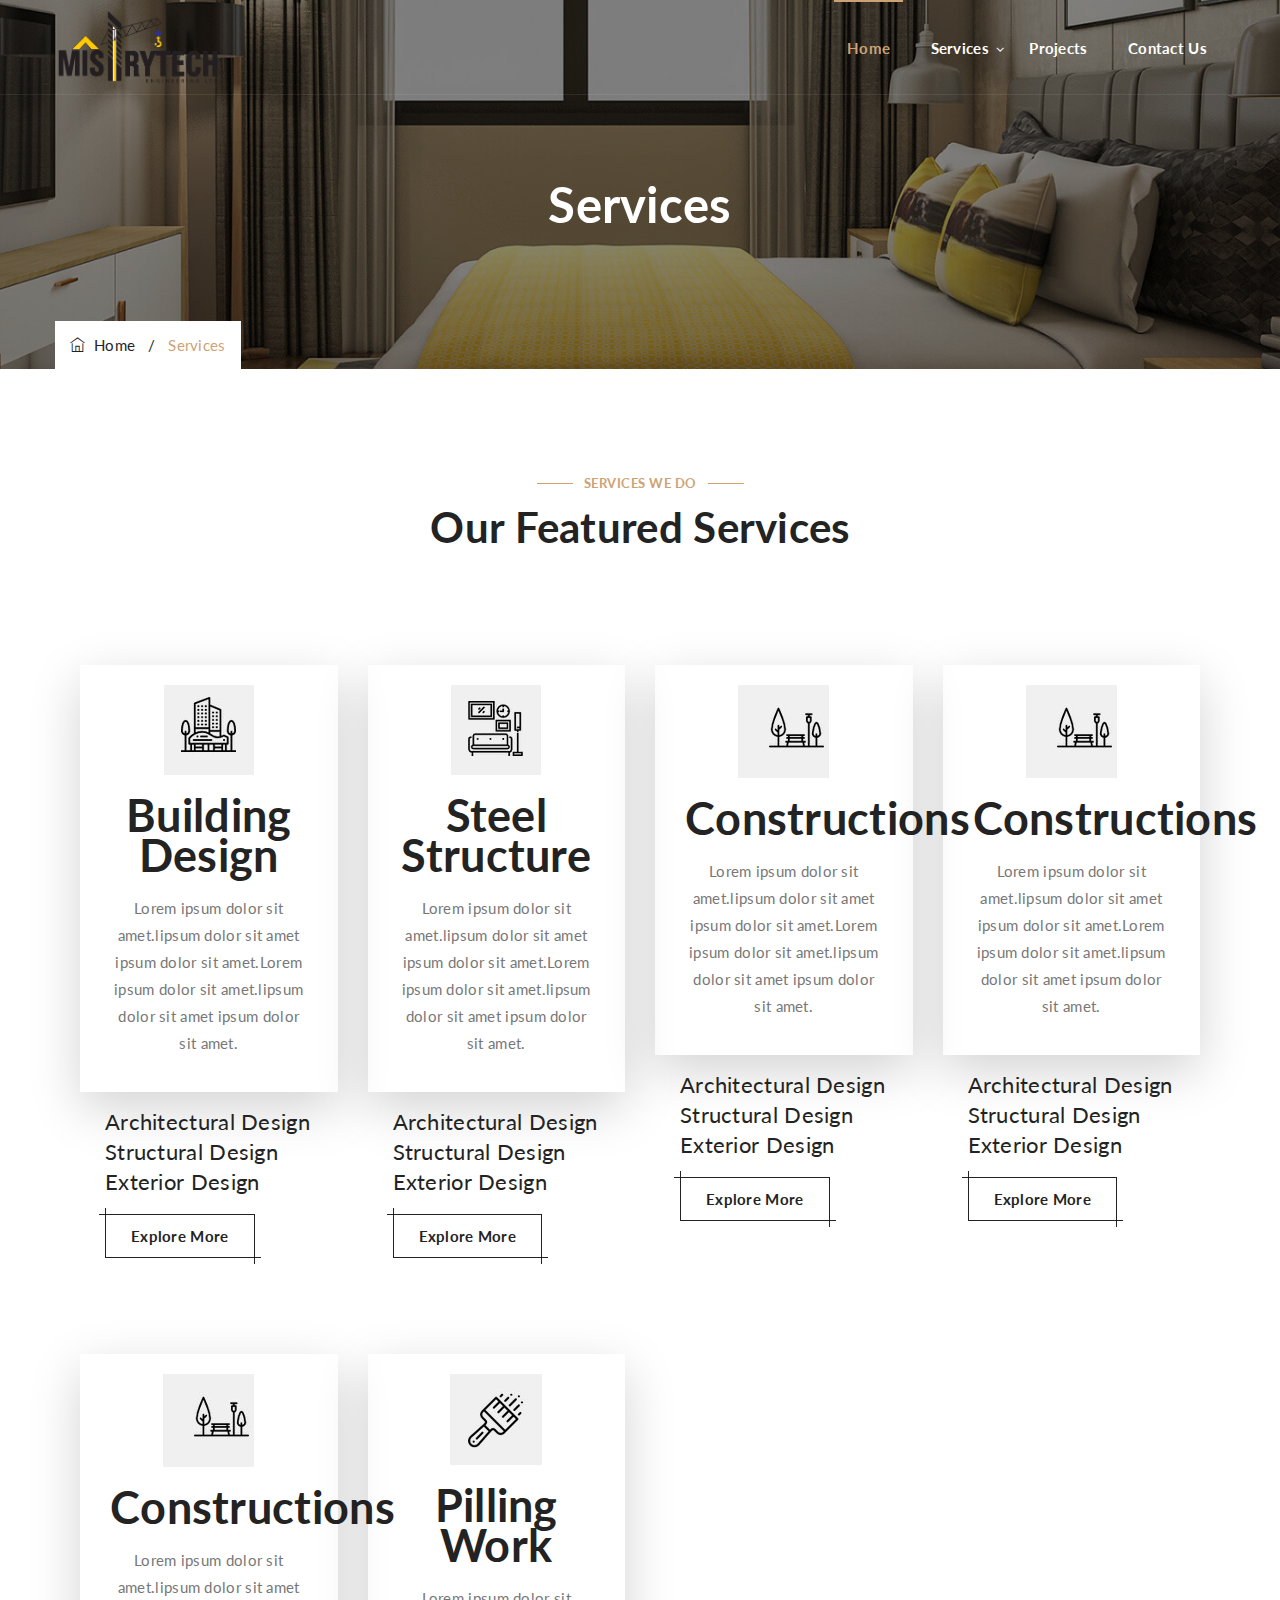
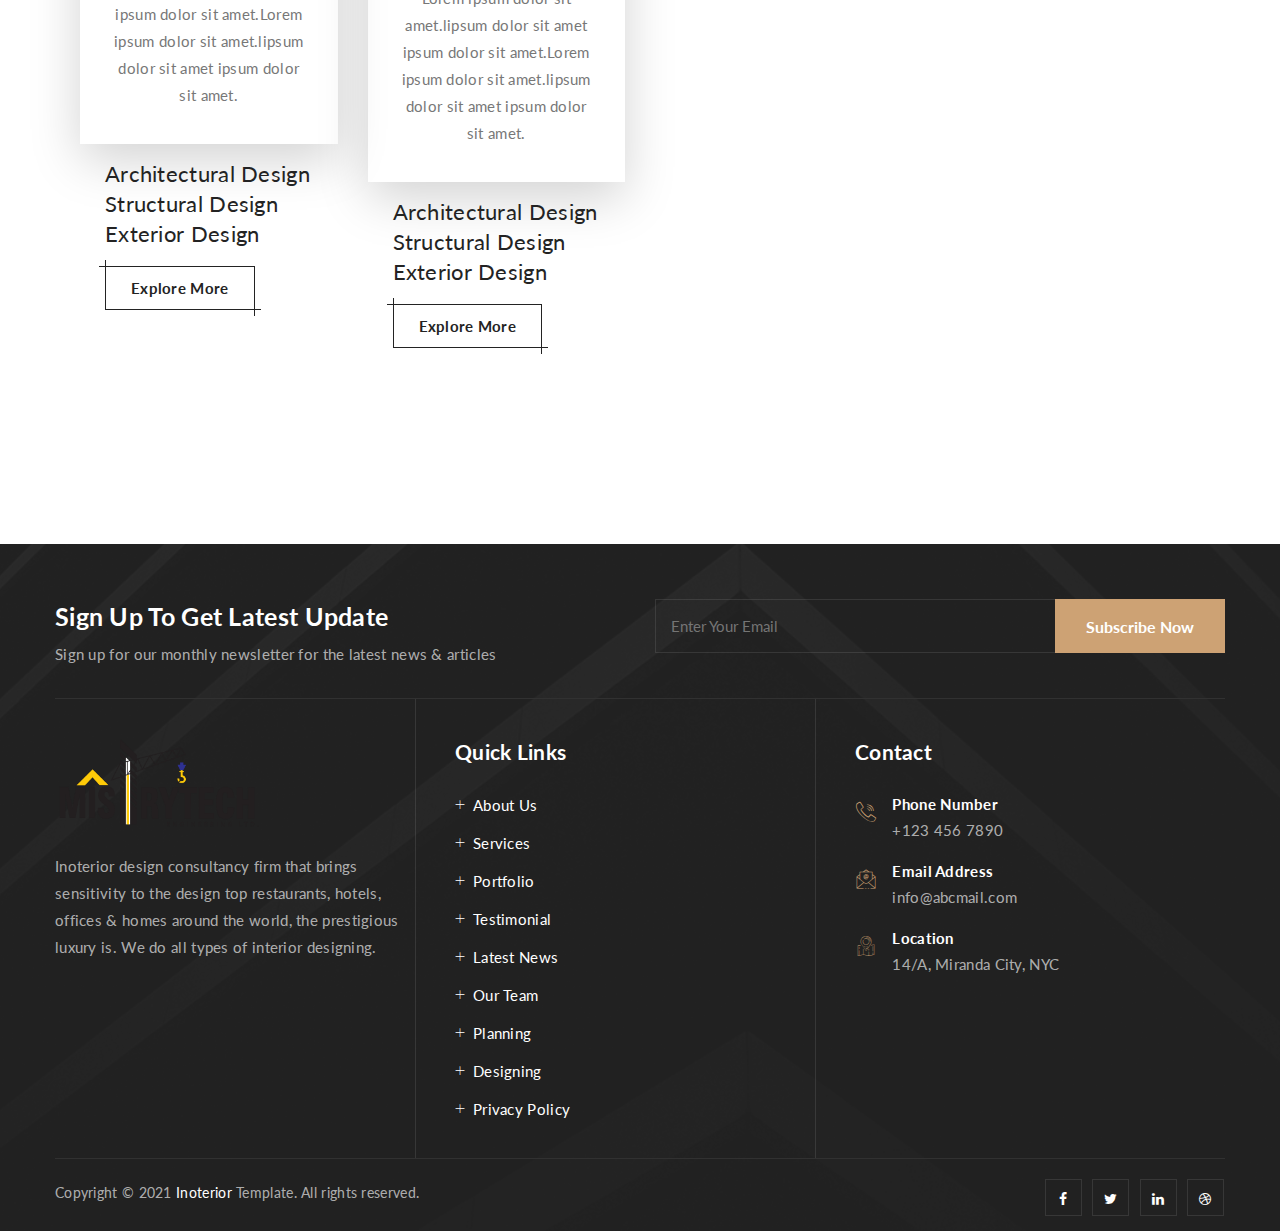
<file: services.html>
<!DOCTYPE html>
<html lang="en">
<head>
<meta charset="utf-8">
<meta http-equiv="X-UA-Compatible" content="IE=edge">
<meta name="keywords" content="Mistry Tech Engineering" />
<meta name="description" content="Mistry Tech Engineering" />
<meta name="author" content="Mistry Tech Engineering" />
<meta name="viewport" content=" width=device-width, initial-scale=1, maximum-scale=1" />
<title>Mistry Tech Engineering</title>

<link rel="shortcut icon" href="images/favicon.png" />
<link rel="stylesheet" type="text/css" href="css/bootstrap.min.css"/>
<link rel="stylesheet" type="text/css" href="css/animate.css"/>
<link rel="stylesheet" type="text/css" href="css/flaticon.css"/>
<link rel="stylesheet" type="text/css" href="css/font-awesome.css"/>
<link rel="stylesheet" type="text/css" href="css/themify-icons.css"/>
<link rel="stylesheet" type="text/css" href="css/slick.css">
<link rel="stylesheet" type="text/css" href="css/prettyPhoto.css">
<link rel="stylesheet" type="text/css" href="css/twentytwenty.css"/>
<link rel="stylesheet" type="text/css" href="css/shortcodes.css"/>
<link rel="stylesheet" type="text/css" href="css/main.css"/>
<link rel="stylesheet" type="text/css" href="css/megamenu.css"/>
<link rel="stylesheet" type="text/css" href="css/responsive.css"/>
<link rel='stylesheet' id='rs-plugin-settings-css' href="css/rs6.css"> 

</head>

<body>

    <!--page start-->
    <div class="page ttm-bgcolor-grey">

       <!--header start-->
       <header id="masthead" class="header ttm-header-style-01">
        <!-- site-header-menu -->
        <div id="site-header-menu" class="site-header-menu">
            <div class="site-header-menu-inner ttm-stickable-header">
                <div class="container">
                    <div class="row">
                        <div class="col-lg-12">
                            <!--site-navigation -->
                            <div class="site-navigation d-flex flex-row align-items-center justify-content-between">
                                <!-- site-branding -->
                                <div class="site-branding ">
                                    <a class="home-link" href="index.html" title="Inoterior" rel="home">
                                        <img id="logo-img" width="167" height="53" class="img-fluid" src="images/logo.png" alt="logo-img">
                                    </a>
                                </div><!-- site-branding end -->
                                <div class="d-flex flex-row">
                                    <div class="btn-show-menu-mobile menubar menubar--squeeze">
                                        <span class="menubar-box">
                                            <span class="menubar-inner"></span>
                                        </span>
                                    </div>
                                    <!-- menu -->
                                    <nav class="main-menu menu-mobile" id="menu">
                                        <ul class="menu">
                                            <li class="mega-menu-item active">
                                                <a href="index.html" class="mega-menu-link">Home</a>
                                            </li>
                                            
                                            <li class="mega-menu-item dropdown">
                                            <a href="services.html" class="dropdown-toggle" data-toggle="dropdown">Services <b class="caret"></b></a>
                                                <ul class="dropdown-menu">
                                                    <li><a href="services.html">Building Design</a></li>
                                                    <li><a href="services.html">Steel Structure</a></li>
                                                    <li><a href="services.html">Constructions</a></li>
                                                    <li><a href="services.html">Pilling Work</a></li>
                                                </ul>
                                            </li>
                                            <li class="mega-menu-item">
                                                <a href="projects.html">Projects</a>
                                            </li>
                                            
                                            <li class="mega-menu-item">
                                                <a href="contact.html">Contact Us</a>
                                            </li>
                                        </ul>
                                    </nav><!-- menu end -->
                                    <div class="header_extra d-flex flex-row align-items-center justify-content-end">
                                        <div class="header_search">
                                            <a href="#" class="btn-default search_btn"><i class="fa fa-search"></i></a>
                                            <div class="header_search_content">
                                                <div class="header_search_content_inner">
                                                    <a href="#" class="close_btn"><i class="ti ti-close"></i></a>
                                                    <form id="searchbox" method="get" action="#">
                                                        <input class="search_query" type="text" id="search_query_top" name="s" placeholder="Type Word Then Enter.." value="">
                                                        <button type="submit" class="btn close-search"><i class="ti ti-search"></i></button>
                                                    </form>
                                                </div>
                                            </div>
                                        </div>
                                        <div class="header_cart">
                                            <a href="#" class="button-cart">
                                                <div class="cart_icon"><i class="fa fa-shopping-cart"></i></div>
                                                <div class="cart_count">0</div>
                                            </a>
                                        </div>
                                        <div class="header_btn">
                                            <a class="ttm-btn ttm-btn-size-md btn-inline ttm-icon-btn-right ttm-btn-color-skincolor" href="contact-us.html">Get A Quotes!</a>
                                        </div>
                                    </div>
                                </div>
                            </div><!-- site-navigation end-->
                        </div>
                    </div>
                </div>
            </div>
        </div>
        <!-- site-header-menu end-->
    </header><!--header end-->

          <div class="ttm-page-title-row">
                <div class="ttm-page-title-row-inner">
                    <div class="container">
                        <div class="row align-items-center">
                            <div class="col-lg-12">
                                <div class="page-title-heading">
                                    <h2 class="title">Services</h2>
                                </div>
                                <div class="breadcrumb-wrapper">
                                    <div class="container">
                                        <div class="breadcrumb-wrapper-inner">
                                            <span>
                                                <a title="Go to Delmont." href="index.html" class="home"><i class="themifyicon ti-home"></i>&nbsp;&nbsp;Home</a>
                                            </span>
                                            <span class="ttm-bread-sep">&nbsp; / &nbsp;</span>
                                            <span>Services</span>
                                        </div>
                                    </div>
                                </div>
                            </div>
                        </div>
                    </div>
                </div>                    
            </div>


        <!--site-main start-->
        <div class="site-main">

             <!--services-section-->
            <section class="ttm-row xwelcome-section clearfix">
                <div class="container-fluid service-px-5">
                    <!--row-->
                    <div class="row partners-mb-5">
                        <div class="col-lg-8 col-md-10 col-sm-12 m-auto">
                            <!--section-title-->
                            <div class="section-title title-style-center_text mt-0">
                                <div class="title-header">
                                    <h3>Services We Do</h3>
                                    <h2 class="title">Our Featured Services</h2>
                                </div>
                            </div><!--section-title end-->
                        </div>
                    </div><!--row end-->
                    <div class="row">
                        <div class="col-lg-3 col-md-3 col-sm-6 col-12 service-mb-5 service-item">
                            <div class="service-box shadow-lg">
                                <img src="images/icons/icon-1.jpg" alt="icon">
                                <h2>Building Design</h2>
                                <p>Lorem ipsum dolor sit amet.lipsum dolor sit amet ipsum dolor sit amet.Lorem ipsum dolor sit amet.lipsum dolor sit amet ipsum dolor sit amet.</p>
                            </div>
                            <ul>
                                <li><a href="">Architectural Design</a></li>
                                <li><a href="">Structural Design</a></li>
                                <li><a href="">Exterior Design</a></li>
                            </ul>
                            <a class="ttm-btn ttm-btn-size-md ttm-btn-shape-squar ttm-btn-style-border ttm-icon-btn-right ttm-btn-color-darkgrey" href="blog-single.html" tabindex="0">Explore More</a>
                        </div>
                        <div class="col-lg-3 col-md-3 col-sm-6 col-12 service-mb-5 service-item">
                            <div class="service-box shadow-lg">
                                <img src="images/icons/icon-2.jpg" alt="icon">
                                <h2>Steel Structure</h2>
                                <p>Lorem ipsum dolor sit amet.lipsum dolor sit amet ipsum dolor sit amet.Lorem ipsum dolor sit amet.lipsum dolor sit amet ipsum dolor sit amet.</p>
                            </div>
                            <ul>
                                <li><a href="">Architectural Design</a></li>
                                <li><a href="">Structural Design</a></li>
                                <li><a href="">Exterior Design</a></li>
                            </ul>
                            <a class="ttm-btn ttm-btn-size-md ttm-btn-shape-squar ttm-btn-style-border ttm-icon-btn-right ttm-btn-color-darkgrey" href="blog-single.html" tabindex="0">Explore More</a>
                        </div>
                        <div class="col-lg-3 col-md-3 col-sm-6 col-12 service-mb-5 service-item">
                            <div class="service-box shadow-lg">
                                <img src="images/icons/icon-3.jpg" alt="icon">
                                <h2>Constructions</h2>
                                <p>Lorem ipsum dolor sit amet.lipsum dolor sit amet ipsum dolor sit amet.Lorem ipsum dolor sit amet.lipsum dolor sit amet ipsum dolor sit amet.</p>
                            </div>
                            <ul>
                                <li><a href="">Architectural Design</a></li>
                                <li><a href="">Structural Design</a></li>
                                <li><a href="">Exterior Design</a></li>
                            </ul>
                            <a class="ttm-btn ttm-btn-size-md ttm-btn-shape-squar ttm-btn-style-border ttm-icon-btn-right ttm-btn-color-darkgrey" href="blog-single.html" tabindex="0">Explore More</a>
                        </div>
                        <div class="col-lg-3 col-md-3 col-sm-6 col-12 service-mb-5 service-item">
                            <div class="service-box shadow-lg">
                                <img src="images/icons/icon-3.jpg" alt="icon">
                                <h2>Constructions</h2>
                                <p>Lorem ipsum dolor sit amet.lipsum dolor sit amet ipsum dolor sit amet.Lorem ipsum dolor sit amet.lipsum dolor sit amet ipsum dolor sit amet.</p>
                            </div>
                            <ul>
                                <li><a href="">Architectural Design</a></li>
                                <li><a href="">Structural Design</a></li>
                                <li><a href="">Exterior Design</a></li>
                            </ul>
                            <a class="ttm-btn ttm-btn-size-md ttm-btn-shape-squar ttm-btn-style-border ttm-icon-btn-right ttm-btn-color-darkgrey" href="blog-single.html" tabindex="0">Explore More</a>
                        </div>
                        <div class="col-lg-3 col-md-3 col-sm-6 col-12 service-mb-5 service-item">
                            <div class="service-box shadow-lg">
                                <img src="images/icons/icon-3.jpg" alt="icon">
                                <h2>Constructions</h2>
                                <p>Lorem ipsum dolor sit amet.lipsum dolor sit amet ipsum dolor sit amet.Lorem ipsum dolor sit amet.lipsum dolor sit amet ipsum dolor sit amet.</p>
                            </div>
                            <ul>
                                <li><a href="">Architectural Design</a></li>
                                <li><a href="">Structural Design</a></li>
                                <li><a href="">Exterior Design</a></li>
                            </ul>
                            <a class="ttm-btn ttm-btn-size-md ttm-btn-shape-squar ttm-btn-style-border ttm-icon-btn-right ttm-btn-color-darkgrey" href="blog-single.html" tabindex="0">Explore More</a>
                        </div>
                        <div class="col-lg-3 col-md-3 col-sm-6 col-12 service-mb-5 service-item">
                            <div class="service-box shadow-lg">
                                <img src="images/icons/icon-4.jpg" alt="icon">
                                <h2>Pilling Work</h2>
                                <p>Lorem ipsum dolor sit amet.lipsum dolor sit amet ipsum dolor sit amet.Lorem ipsum dolor sit amet.lipsum dolor sit amet ipsum dolor sit amet.</p>
                            </div>
                            <ul>
                                <li><a href="">Architectural Design</a></li>
                                <li><a href="">Structural Design</a></li>
                                <li><a href="">Exterior Design</a></li>
                            </ul>
                            <a class="ttm-btn ttm-btn-size-md ttm-btn-shape-squar ttm-btn-style-border ttm-icon-btn-right ttm-btn-color-darkgrey" href="blog-single.html" tabindex="0">Explore More</a>
                        </div>
                    </div>
                </div>
            </section>
            <!--services-section end-->


        </div><!--site-main end-->


    <!--footer start-->
    <footer class="footer ttm-bg ttm-bgcolor-darkgrey widget-footer clearfix">
        <div class="ttm-row-wrapper-bg-layer ttm-bg-layer"></div>
        <div class="container">
            <div class="first-footer">
                <div class="row">
                    <div class="col-xs-12 col-sm-12 col-md-12 col-lg-6 widget-area">
                        <h3>Sign Up To Get Latest Update</h3>
                        <p>Sign up for our monthly newsletter for the latest news & articles</p>
                    </div>
                    <div class="col-xs-12 col-sm-12 col-md-12 col-lg-6 widget-area">
                        <form id="subscribe-form" class="newsletter-form" method="post" action="#" data-mailchimp="true">
                            <div class="mailchimp-inputbox clearfix" id="subscribe-content"> 
                                <p><input type="email" name="email" placeholder="Enter Your Email" required=""></p>
                                <p><button class="submit ttm-btn ttm-btn-size-md ttm-btn-shape-squar ttm-btn-style-fill ttm-btn-color-skincolor" type="submit">Subscribe Now</button></p>
                            </div>
                            <div id="subscribe-msg"></div>
                        </form>
                    </div>
                </div>
            </div>
            <div class="second-footer">
                <div class="row">
                    <div class="col-xs-12 col-sm-6 col-md-6 col-lg-4 widget-area">
                        <div class="widget widget_text clearfix">
                            <div class="footer-logo">
                                <img width="205" height="65" id="footer-logo-img" class="img-fluid" src="images/logo.png" alt="image">
                            </div>
                            <div class="textwidget widget-text">
                                <p>Inoterior design consultancy firm that brings sensitivity to the design top restaurants, hotels, offices & homes around the world, the prestigious luxury is. We do all types of interior designing.</p>
                            </div>
                        </div>
                    </div>
                    <div class="col-xs-12 col-sm-6 col-md-6 col-lg-4 widget-area">
                        <div class="widget widget_nav_menu clearfix">
                           <h3 class="widget-title">Quick Links</h3>
                            <ul id="menu-footer-service-link" class="menu">
                                <li><a href="#">About Us</a></li>
                                <li><a href="#">Services</a></li>
                                <li><a href="#">Portfolio</a></li>
                                <li><a href="#">Testimonial</a></li>
                                <li><a href="#">Latest News</a></li>
                                <li><a href="#">Our Team</a></li>
                                <li><a href="#">Planning</a></li>
                                <li><a href="#">Designing</a></li>
                                <li><a href="#">Privacy Policy</a></li>
                            </ul>
                        </div>
                    </div>
                    <div class="col-xs-12 col-sm-6 col-md-12 col-lg-4 widget-area">
                        <div class="widget widget-timing clearfix">
                            <h3 class="widget-title">Contact</h3>
                            <div class="featured-icon-box icon-align-before-content icon-ver_align-top style1">
                                <div class="featured-icon">
                                    <div class="ttm-icon ttm-icon_element-onlytxt ttm-icon_element-color-skincolor ttm-icon_element-size-xs">
                                        <i class="flaticon flaticon-call-1"></i>
                                    </div>
                                </div>
                                <div class="featured-content">
                                    <div class="featured-title">
                                        <h3>Phone Number</h3>
                                    </div>
                                    <div class="featured-desc">
                                        <p>+123 456 7890</p>
                                    </div>
                                </div>
                            </div>
                            <div class="featured-icon-box icon-align-before-content icon-ver_align-top style1">
                                <div class="featured-icon">
                                    <div class="ttm-icon ttm-icon_element-onlytxt ttm-icon_element-color-skincolor ttm-icon_element-size-xs">
                                        <i class="flaticon flaticon-email"></i>
                                    </div>
                                </div>
                                <div class="featured-content">
                                    <div class="featured-title">
                                        <h3>Email Address</h3>
                                    </div>
                                    <div class="featured-desc">
                                        <p>info@abcmail.com</p>
                                    </div>
                                </div>
                            </div>
                            <div class="featured-icon-box icon-align-before-content icon-ver_align-top style1">
                                <div class="featured-icon">
                                    <div class="ttm-icon ttm-icon_element-onlytxt ttm-icon_element-color-skincolor ttm-icon_element-size-xs">
                                        <i class="flaticon flaticon-navigation"></i>
                                    </div>
                                </div>
                                <div class="featured-content">
                                    <div class="featured-title">
                                        <h3>Location</h3>
                                    </div>
                                    <div class="featured-desc">
                                        <p>14/A, Miranda City, NYC</p>
                                    </div>
                                </div>
                            </div>
                        </div>
                    </div>
                </div>
            </div>
            <div class="bottom-footer-text">
                <div class="row copyright">
                    <div class="col-lg-7 col-md-8">
                        <p class="mb-0 res-991-pb-15">Copyright © 2021 <a href="#">Inoterior</a> Template. All rights reserved.</p>
                    </div>
                    <div class="col-lg-5 col-md-4">
                        <div class="social-icons d-flex align-items-center justify-content-end">
                            <ul class="list-inline">
                                <li><a href="#"><i class="fa fa-facebook"></i></a></li>
                                <li><a href="#"><i class="fa fa-twitter"></i></a></li>
                                <li><a href="#"><i class="fa fa-linkedin"></i></a></li>
                                <li><a href="#"><i class="fa fa-dribbble"></i></a></li>
                            </ul>
                        </div>
                    </div>
                </div>
            </div>
        </div>
    </footer>
    <!--footer end-->
    

    <!--back-to-top start-->
    <a id="totop" href="#top">
        <i class="fa fa-angle-up"></i>
    </a>
    <!--back-to-top end-->

</div><!-- page end -->


    <!-- Javascript -->

    <script src="js/jquery.min.js"></script>
    <script src="js/jquery-migrate-1.4.1.min.js"></script>
    <script src="js/tether.min.js"></script>
    <script src="js/bootstrap.min.js"></script> 
    <script src="js/jquery.easing.js"></script>    
    <script src="js/jquery-waypoints.js"></script>    
    <script src="js/jquery-validate.js"></script> 
    <script src="js/jquery.prettyPhoto.js"></script>
    <script src="js/slick.min.js"></script>
    <script src="js/numinate.min.js"></script>
    <script src="js/imagesloaded.min.js"></script>
    <script src="js/jquery-isotope.js"></script>
    <script src="js/jquery.event.move.js"></script>
    <script src="js/jquery.twentytwenty.js"></script>
    <script src="js/circle-progress.min.js"></script>
    <script src="js/main.js"></script>

    <!-- Revolution Slider -->
    <script src="js/slider.js"></script>
    <script  src='js/revolution.tools.min.js'></script>
    <script  src='js/rs6.min.js'></script>
    <!-- Javascript end-->

</body>
</html>
</file>
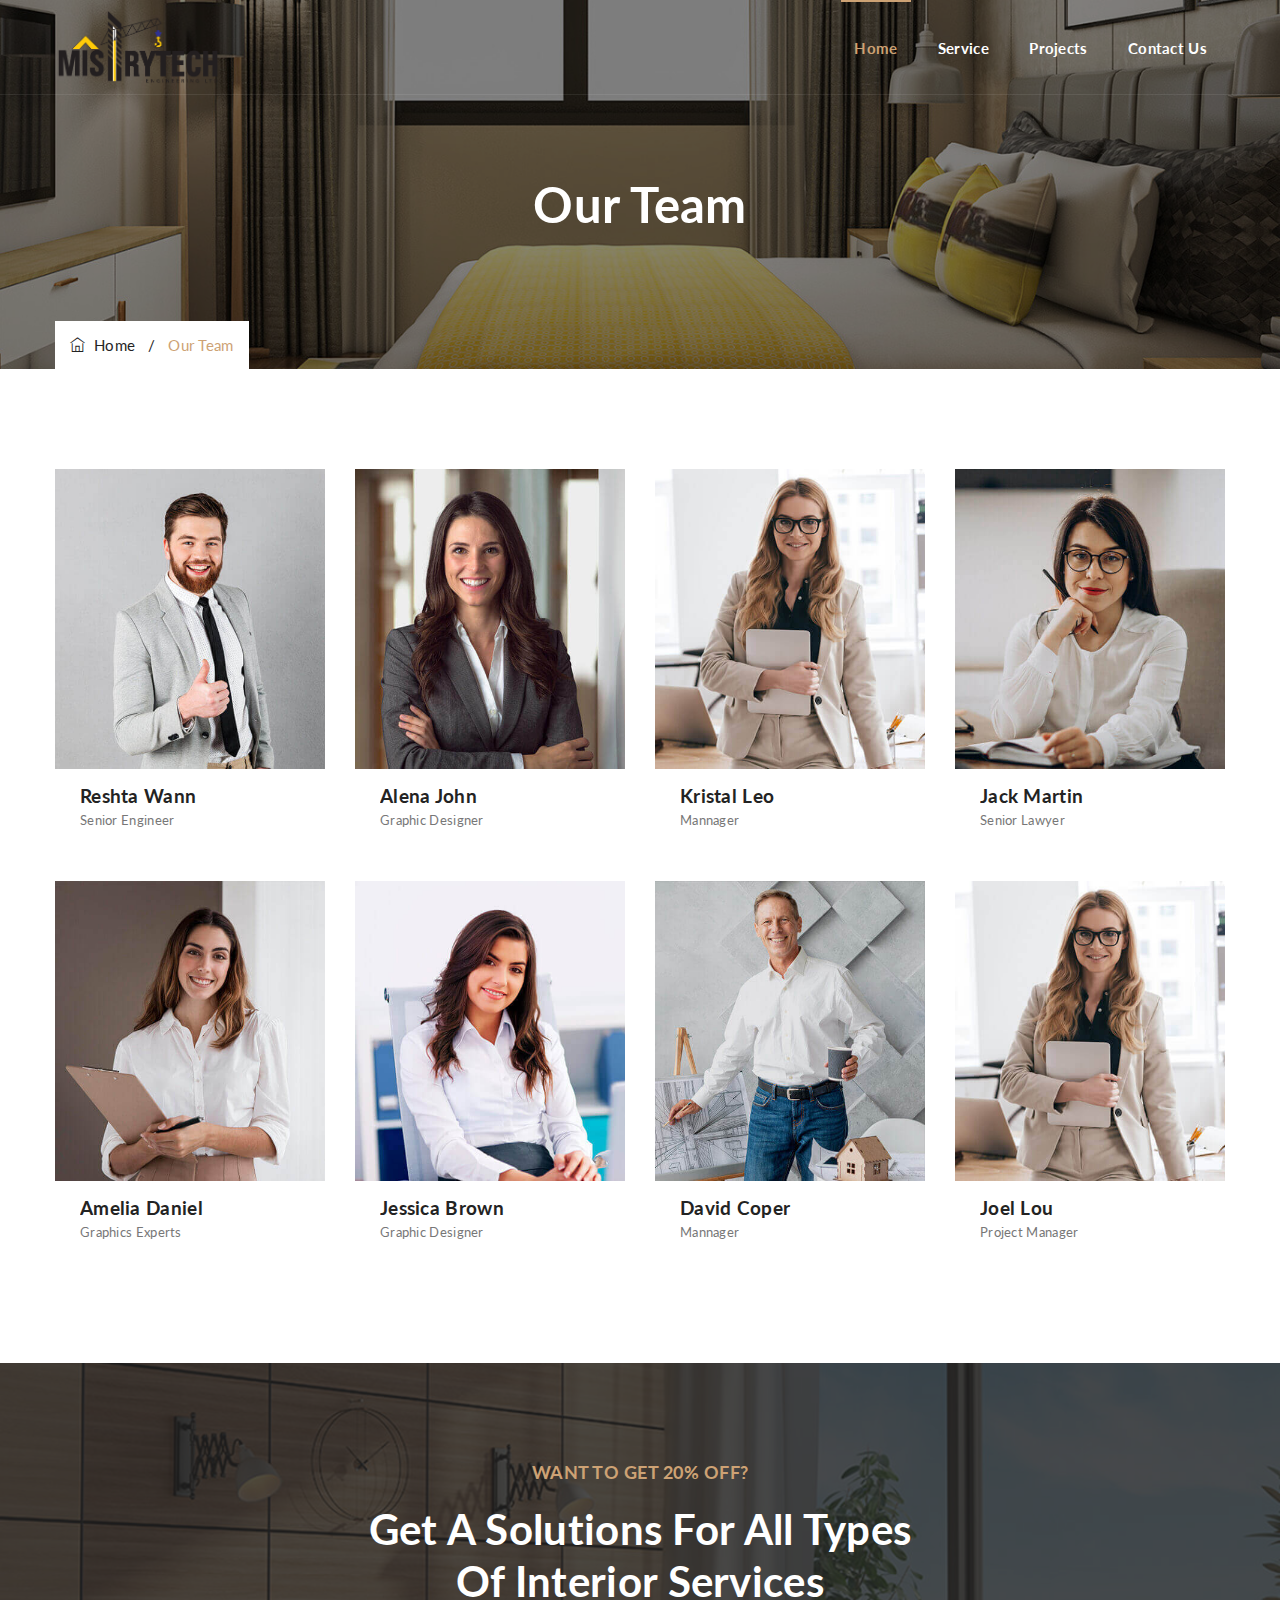
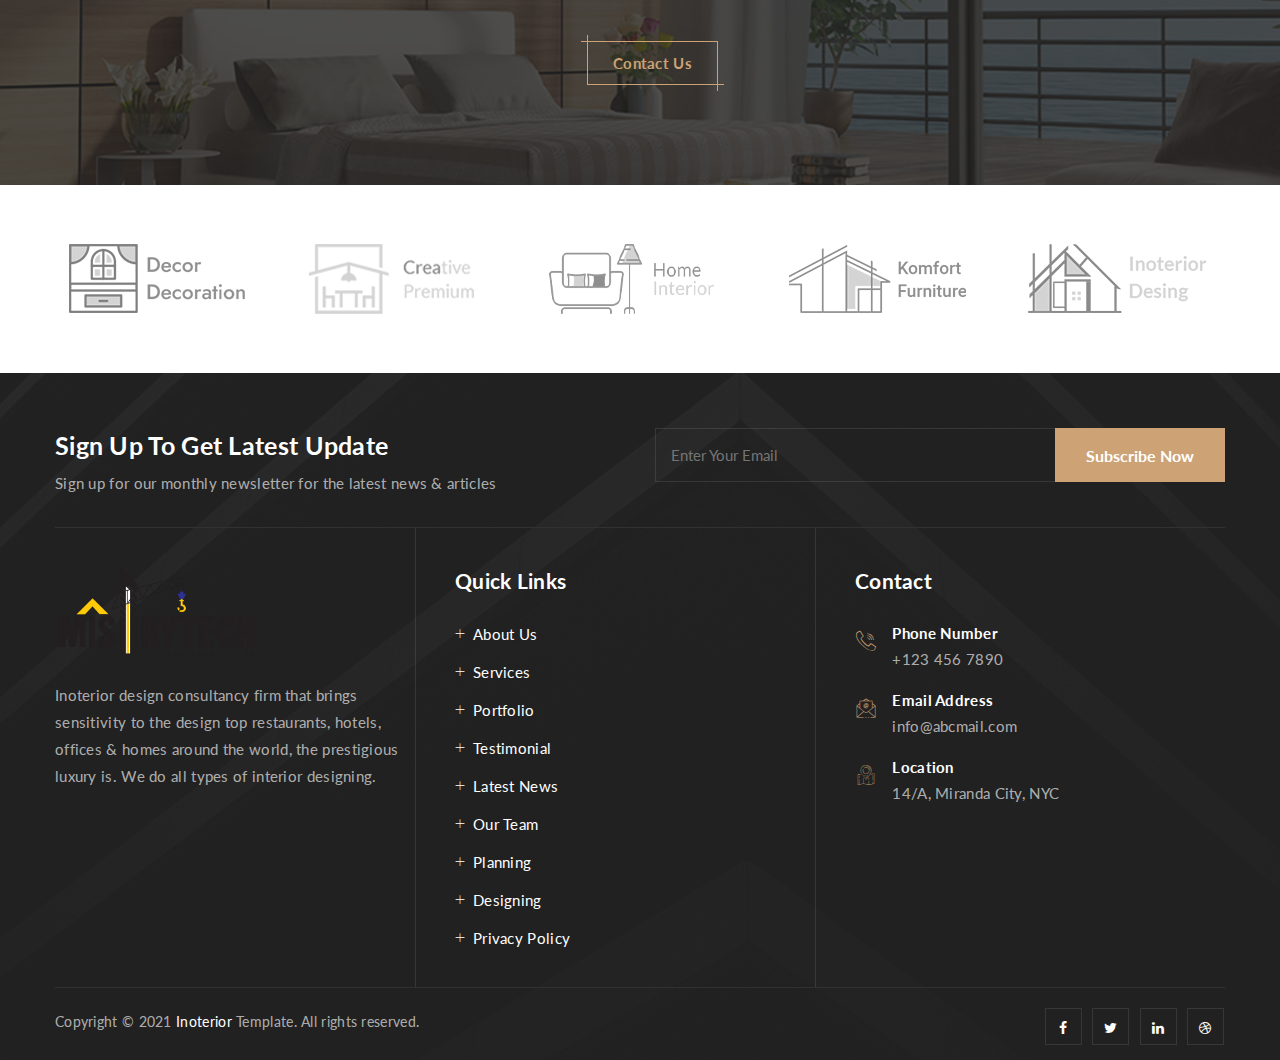
<file: team.html>
<!DOCTYPE html>
<html lang="en">
<head>
<meta charset="utf-8">
<meta http-equiv="X-UA-Compatible" content="IE=edge">
<meta name="keywords" content="Mistry Tech Engineering" />
<meta name="description" content="Mistry Tech Engineering" />
<meta name="author" content="Mistry Tech Engineering" />
<meta name="viewport" content=" width=device-width, initial-scale=1, maximum-scale=1" />
<title>Mistry Tech Engineering</title>

<link rel="shortcut icon" href="images/favicon.png" />
<link rel="stylesheet" type="text/css" href="css/bootstrap.min.css"/>
<link rel="stylesheet" type="text/css" href="css/animate.css"/>
<link rel="stylesheet" type="text/css" href="css/flaticon.css"/>
<link rel="stylesheet" type="text/css" href="css/font-awesome.css"/>
<link rel="stylesheet" type="text/css" href="css/themify-icons.css"/>
<link rel="stylesheet" type="text/css" href="css/slick.css">
<link rel="stylesheet" type="text/css" href="css/prettyPhoto.css">
<link rel="stylesheet" type="text/css" href="css/twentytwenty.css"/>
<link rel="stylesheet" type="text/css" href="css/shortcodes.css"/>
<link rel="stylesheet" type="text/css" href="css/main.css"/>
<link rel="stylesheet" type="text/css" href="css/megamenu.css"/>
<link rel="stylesheet" type="text/css" href="css/responsive.css"/>
<link rel='stylesheet' id='rs-plugin-settings-css' href="css/rs6.css"> 

</head>

<body>

    <!--page start-->
    <div class="page ttm-bgcolor-grey">

       <!--header start-->
       <header id="masthead" class="header ttm-header-style-01">
        <!-- site-header-menu -->
        <div id="site-header-menu" class="site-header-menu">
            <div class="site-header-menu-inner ttm-stickable-header">
                <div class="container">
                    <div class="row">
                        <div class="col-lg-12">
                            <!--site-navigation -->
                            <div class="site-navigation d-flex flex-row align-items-center justify-content-between">
                                <!-- site-branding -->
                                <div class="site-branding ">
                                    <a class="home-link" href="index.html" title="Inoterior" rel="home">
                                        <img id="logo-img" width="167" height="53" class="img-fluid" src="images/logo.png" alt="logo-img">
                                    </a>
                                </div><!-- site-branding end -->
                                <div class="d-flex flex-row">
                                    <div class="btn-show-menu-mobile menubar menubar--squeeze">
                                        <span class="menubar-box">
                                            <span class="menubar-inner"></span>
                                        </span>
                                    </div>
                                    <!-- menu -->
                                    <nav class="main-menu menu-mobile" id="menu">
                                        <ul class="menu">
                                            <li class="mega-menu-item active">
                                                <a href="#" class="mega-menu-link">Home</a>
                                            </li>
                                            <li class="mega-menu-item">
                                                <a href="#">Service</a>
                                            </li>
                                            <li class="mega-menu-item">
                                                <a href="#">Projects</a>
                                            </li>
                                           
                                            <li class="mega-menu-item">
                                                <a href="#">Contact Us</a>
                                            </li>
                                        </ul>
                                    </nav><!-- menu end -->
                                    <div class="header_extra d-flex flex-row align-items-center justify-content-end">
                                        <div class="header_search">
                                            <a href="#" class="btn-default search_btn"><i class="fa fa-search"></i></a>
                                            <div class="header_search_content">
                                                <div class="header_search_content_inner">
                                                    <a href="#" class="close_btn"><i class="ti ti-close"></i></a>
                                                    <form id="searchbox" method="get" action="#">
                                                        <input class="search_query" type="text" id="search_query_top" name="s" placeholder="Type Word Then Enter.." value="">
                                                        <button type="submit" class="btn close-search"><i class="ti ti-search"></i></button>
                                                    </form>
                                                </div>
                                            </div>
                                        </div>
                                        <div class="header_cart">
                                            <a href="#" class="button-cart">
                                                <div class="cart_icon"><i class="fa fa-shopping-cart"></i></div>
                                                <div class="cart_count">0</div>
                                            </a>
                                        </div>
                                        <div class="header_btn">
                                            <a class="ttm-btn ttm-btn-size-md btn-inline ttm-icon-btn-right ttm-btn-color-skincolor" href="contact-us.html">Get A Quotes!</a>
                                        </div>
                                    </div>
                                </div>
                            </div><!-- site-navigation end-->
                        </div>
                    </div>
                </div>
            </div>
        </div>
        <!-- site-header-menu end-->
    </header><!--header end-->

            <div class="ttm-page-title-row">
                <div class="ttm-page-title-row-inner">
                    <div class="container">
                        <div class="row align-items-center">
                            <div class="col-lg-12">
                                <div class="page-title-heading">
                                    <h2 class="title">Our Team</h2>
                                </div>
                                <div class="breadcrumb-wrapper">
                                    <div class="container">
                                        <div class="breadcrumb-wrapper-inner">
                                            <span>
                                                <a title="Go to Delmont." href="index.html" class="home"><i class="themifyicon ti-home"></i>&nbsp;&nbsp;Home</a>
                                            </span>
                                            <span class="ttm-bread-sep">&nbsp; / &nbsp;</span>
                                            <span>Our Team</span>
                                        </div>
                                    </div>
                                </div>
                            </div>
                        </div>
                    </div>
                </div>                    
            </div>


        <!--site-main start-->
        <div class="site-main">

            <!--grid-section-->
            <section class="ttm-row grid-section clearfix">
                <div class="container">
                    <!-- row -->
                    <div class="row">
                        <div class="col-lg-3 col-md-4 col-sm-6">
                            <!-- featured-imagebox-team -->
                            <div class="featured-imagebox featured-imagebox-team style1">
                                <div class="featured-thumbnail">
                                    <img width="450" height="500" class="img-fluid" src="images/team-member/team-img01.jpg" alt="image">
                                </div>
                                <div class="featured-iconbox ttm-media-link">
                                    <div class="media-block">
                                        <ul class="social-icons">
                                            <li class="social-facebook"><a href="#" tabindex="0"><i class="ti ti-facebook"></i></a></li>
                                            <li class="social-twitter"><a href="#" tabindex="0"><i class="ti ti-twitter-alt"></i></a></li>
                                            <li class="social-linkedin"><a href="#" tabindex="0"><i class="ti ti-linkedin"></i></a></li>
                                            <li class="social-pinterest"><a href="#" tabindex="0"><i class="ti ti-pinterest"></i></a></li>
                                        </ul>
                                    </div>
                                </div>
                                <div class="featured-content">
                                    <div class="featured-title">
                                        <h3><a href="team-details.html">Reshta Wann</a></h3>
                                    </div>
                                    <p class="team-position">Senior Engineer</p>
                                </div>
                            </div><!-- featured-imagebox-team end-->
                        </div>
                        <div class="col-lg-3 col-md-4 col-sm-6">
                            <!-- featured-imagebox-team -->
                            <div class="featured-imagebox featured-imagebox-team style1">
                                <div class="featured-thumbnail">
                                    <img width="450" height="500" class="img-fluid" src="images/team-member/team-img02.jpg" alt="image">
                                </div>
                                <div class="featured-iconbox ttm-media-link">
                                    <div class="media-block">
                                        <ul class="social-icons">
                                            <li class="social-facebook"><a href="#" tabindex="0"><i class="ti ti-facebook"></i></a></li>
                                            <li class="social-twitter"><a href="#" tabindex="0"><i class="ti ti-twitter-alt"></i></a></li>
                                            <li class="social-linkedin"><a href="#" tabindex="0"><i class="ti ti-linkedin"></i></a></li>
                                            <li class="social-pinterest"><a href="#" tabindex="0"><i class="ti ti-pinterest"></i></a></li>
                                        </ul>
                                    </div>
                                </div>
                                <div class="featured-content">
                                    <div class="featured-title">
                                        <h3><a href="team-details.html">Alena John</a></h3>
                                    </div>
                                    <p class="team-position">Graphic Designer</p>
                                </div>
                            </div><!-- featured-imagebox-team end-->
                        </div>
                        <div class="col-lg-3 col-md-4 col-sm-6">
                            <!-- featured-imagebox-team -->
                            <div class="featured-imagebox featured-imagebox-team style1">
                                <div class="featured-thumbnail">
                                    <img width="450" height="500" class="img-fluid" src="images/team-member/team-img03.jpg" alt="image">
                                </div>
                                <div class="featured-iconbox ttm-media-link">
                                    <div class="media-block">
                                        <ul class="social-icons">
                                            <li class="social-facebook"><a href="#" tabindex="0"><i class="ti ti-facebook"></i></a></li>
                                            <li class="social-twitter"><a href="#" tabindex="0"><i class="ti ti-twitter-alt"></i></a></li>
                                            <li class="social-linkedin"><a href="#" tabindex="0"><i class="ti ti-linkedin"></i></a></li>
                                            <li class="social-pinterest"><a href="#" tabindex="0"><i class="ti ti-pinterest"></i></a></li>
                                        </ul>
                                    </div>
                                </div>
                                <div class="featured-content">
                                    <div class="featured-title">
                                        <h3><a href="team-details.html">Kristal Leo</a></h3>
                                    </div>
                                    <p class="team-position">Mannager</p>
                                </div>
                            </div><!-- featured-imagebox-team end-->
                        </div>
                        <div class="col-lg-3 col-md-4 col-sm-6">
                            <!-- featured-imagebox-team -->
                            <div class="featured-imagebox featured-imagebox-team style1">
                                <div class="featured-thumbnail">
                                    <img width="450" height="500" class="img-fluid" src="images/team-member/team-img04.jpg" alt="image">
                                </div>
                                <div class="featured-iconbox ttm-media-link">
                                    <div class="media-block">
                                        <ul class="social-icons">
                                            <li class="social-facebook"><a href="#" tabindex="0"><i class="ti ti-facebook"></i></a></li>
                                            <li class="social-twitter"><a href="#" tabindex="0"><i class="ti ti-twitter-alt"></i></a></li>
                                            <li class="social-linkedin"><a href="#" tabindex="0"><i class="ti ti-linkedin"></i></a></li>
                                            <li class="social-pinterest"><a href="#" tabindex="0"><i class="ti ti-pinterest"></i></a></li>
                                        </ul>
                                    </div>
                                </div>
                                <div class="featured-content">
                                    <div class="featured-title">
                                        <h3><a href="team-details.html">Jack Martin</a></h3>
                                    </div>
                                    <p class="team-position">Senior Lawyer</p>
                                </div>
                            </div><!-- featured-imagebox-team end-->
                        </div>
                        <div class="col-lg-3 col-md-4 col-sm-6">
                            <!-- featured-imagebox-team -->
                            <div class="featured-imagebox featured-imagebox-team style1">
                                <div class="featured-thumbnail">
                                    <img width="450" height="500" class="img-fluid" src="images/team-member/team-img05.jpg" alt="image">
                                </div>
                                <div class="featured-iconbox ttm-media-link">
                                    <div class="media-block">
                                        <ul class="social-icons">
                                            <li class="social-facebook"><a href="#" tabindex="0"><i class="ti ti-facebook"></i></a></li>
                                            <li class="social-twitter"><a href="#" tabindex="0"><i class="ti ti-twitter-alt"></i></a></li>
                                            <li class="social-linkedin"><a href="#" tabindex="0"><i class="ti ti-linkedin"></i></a></li>
                                            <li class="social-pinterest"><a href="#" tabindex="0"><i class="ti ti-pinterest"></i></a></li>
                                        </ul>
                                    </div>
                                </div>
                                <div class="featured-content">
                                    <div class="featured-title">
                                        <h3><a href="team-details.html">Amelia Daniel</a></h3>
                                    </div>
                                    <p class="team-position">Graphics Experts</p>
                                </div>
                            </div><!-- featured-imagebox-team end-->
                        </div>
                        <div class="col-lg-3 col-md-4 col-sm-6">
                            <!-- featured-imagebox-team -->
                            <div class="featured-imagebox featured-imagebox-team style1">
                                <div class="featured-thumbnail">
                                    <img width="450" height="500" class="img-fluid" src="images/team-member/team-img06.jpg" alt="image">
                                </div>
                                <div class="featured-iconbox ttm-media-link">
                                    <div class="media-block">
                                        <ul class="social-icons">
                                            <li class="social-facebook"><a href="#" tabindex="0"><i class="ti ti-facebook"></i></a></li>
                                            <li class="social-twitter"><a href="#" tabindex="0"><i class="ti ti-twitter-alt"></i></a></li>
                                            <li class="social-linkedin"><a href="#" tabindex="0"><i class="ti ti-linkedin"></i></a></li>
                                            <li class="social-pinterest"><a href="#" tabindex="0"><i class="ti ti-pinterest"></i></a></li>
                                        </ul>
                                    </div>
                                </div>
                                <div class="featured-content">
                                    <div class="featured-title">
                                        <h3><a href="team-details.html">Jessica Brown</a></h3>
                                    </div>
                                    <p class="team-position">Graphic Designer</p>
                                </div>
                            </div><!-- featured-imagebox-team end-->
                        </div>
                        <div class="col-lg-3 col-md-4 col-sm-6">
                            <!-- featured-imagebox-team -->
                            <div class="featured-imagebox featured-imagebox-team style1">
                                <div class="featured-thumbnail">
                                    <img width="450" height="500" class="img-fluid" src="images/team-member/team-img07.jpg" alt="image">
                                </div>
                                <div class="featured-iconbox ttm-media-link">
                                    <div class="media-block">
                                        <ul class="social-icons">
                                            <li class="social-facebook"><a href="#" tabindex="0"><i class="ti ti-facebook"></i></a></li>
                                            <li class="social-twitter"><a href="#" tabindex="0"><i class="ti ti-twitter-alt"></i></a></li>
                                            <li class="social-linkedin"><a href="#" tabindex="0"><i class="ti ti-linkedin"></i></a></li>
                                            <li class="social-pinterest"><a href="#" tabindex="0"><i class="ti ti-pinterest"></i></a></li>
                                        </ul>
                                    </div>
                                </div>
                                <div class="featured-content">
                                    <div class="featured-title">
                                        <h3><a href="team-details.html">David Coper</a></h3>
                                    </div>
                                    <p class="team-position">Mannager</p>
                                </div>
                            </div><!-- featured-imagebox-team end-->
                        </div>
                        <div class="col-lg-3 col-md-4 col-sm-6">
                            <!-- featured-imagebox-team -->
                            <div class="featured-imagebox featured-imagebox-team style1">
                                <div class="featured-thumbnail">
                                    <img width="450" height="500" class="img-fluid" src="images/team-member/team-img03.jpg" alt="image">
                                </div>
                                <div class="featured-iconbox ttm-media-link">
                                    <div class="media-block">
                                        <ul class="social-icons">
                                            <li class="social-facebook"><a href="#" tabindex="0"><i class="ti ti-facebook"></i></a></li>
                                            <li class="social-twitter"><a href="#" tabindex="0"><i class="ti ti-twitter-alt"></i></a></li>
                                            <li class="social-linkedin"><a href="#" tabindex="0"><i class="ti ti-linkedin"></i></a></li>
                                            <li class="social-pinterest"><a href="#" tabindex="0"><i class="ti ti-pinterest"></i></a></li>
                                        </ul>
                                    </div>
                                </div>
                                <div class="featured-content">
                                    <div class="featured-title">
                                        <h3><a href="team-details.html">Joel Lou</a></h3>
                                    </div>
                                    <p class="team-position">Project Manager</p>
                                </div>
                            </div><!-- featured-imagebox-team end-->
                        </div>
                    </div>
                </div>
            </section> <!--grid-section end-->


            <!--connect-section-->
            <section class="ttm-row connect-section bg-img5 ttm-bgcolor-darkgrey ttm-bg ttm-bgimage-yes position-relative clearfix">
                <div class="ttm-row-wrapper-bg-layer ttm-bg-layer"></div>
                <div class="container">
                    <!--row-->
                    <div class="row">
                        <div class="col-lg-6 m-auto text-center">
                            <div class="row-title">
                                <!-- section title -->
                                <div class="section-title">
                                    <div class="title-header">
                                        <h3>WANT TO GET 20% OFF?</h3>
                                        <h2 class="title">Get A Solutions For All Types Of Interior Services</h2>
                                    </div>
                                </div><!-- section title end -->
                                <a class="ttm-btn ttm-btn-size-md ttm-btn-shape-squar ttm-btn-style-border ttm-btn-color-skincolor mt-15 res-767-mt-20" href="contact-us.html">Contact Us</a>
                            </div>
                        </div>
                    </div><!--row end-->
                </div>
            </section>
            <!--connect-section end-->


            <!--client-section_1-->
            <div class="ttm-row client-section_1 clearfix">
                <div class="container">
                    <!-- row -->
                    <div class="row text-center">
                        <div class="col-md-12">
                            <!-- slick_slider -->
                            <div class="row slick_slider" data-slick='{"slidesToShow": 5, "slidesToScroll": 1, "arrows":false, "autoplay":true, "infinite":true, "responsive": [{"breakpoint":1200,"settings":{"slidesToShow": 5}}, {"breakpoint":1024,"settings":{"slidesToShow": 4}}, {"breakpoint":777,"settings":{"slidesToShow": 3}}, {"breakpoint":575,"settings":{"slidesToShow": 2}}]}'>
                                <div class="col-lg-12">
                                    <div class="client-box">
                                        <div class="client-thumbnail">
                                            <img width="178" height="70" class="img-fluid" src="images/client/client-01.png" alt="image">
                                        </div>
                                    </div>
                                </div>
                                <div class="col-lg-12">
                                    <div class="client-box">
                                        <div class="client-thumbnail">
                                            <img width="178" height="70" class="img-fluid" src="images/client/client-02.png" alt="image">
                                        </div>
                                    </div>
                                </div>
                                <div class="col-lg-12">
                                    <div class="client-box">
                                        <div class="client-thumbnail">
                                            <img width="178" height="70" class="img-fluid" src="images/client/client-03.png" alt="image">
                                        </div>
                                    </div>
                                </div>
                                <div class="col-lg-12">
                                    <div class="client-box">
                                        <div class="client-thumbnail">
                                            <img width="178" height="70" class="img-fluid" src="images/client/client-04.png" alt="image">
                                        </div>
                                    </div>
                                </div>
                                <div class="col-lg-12">
                                    <div class="client-box">
                                        <div class="client-thumbnail">
                                            <img width="178" height="70" class="img-fluid" src="images/client/client-05.png" alt="image">
                                        </div>
                                    </div>
                                </div>
                                <div class="col-lg-12">
                                    <div class="client-box">
                                        <div class="client-thumbnail">
                                            <img width="178" height="70" class="img-fluid" src="images/client/client-01.png" alt="image">
                                        </div>
                                    </div>
                                </div>
                            </div><!-- ttm-client end -->      
                        </div>
                    </div><!-- row end -->
                </div>
            </div>
            <!--client-section_1-->


        </div><!--site-main end-->


    <!--footer start-->
    <footer class="footer ttm-bg ttm-bgcolor-darkgrey widget-footer clearfix">
        <div class="ttm-row-wrapper-bg-layer ttm-bg-layer"></div>
        <div class="container">
            <div class="first-footer">
                <div class="row">
                    <div class="col-xs-12 col-sm-12 col-md-12 col-lg-6 widget-area">
                        <h3>Sign Up To Get Latest Update</h3>
                        <p>Sign up for our monthly newsletter for the latest news & articles</p>
                    </div>
                    <div class="col-xs-12 col-sm-12 col-md-12 col-lg-6 widget-area">
                        <form id="subscribe-form" class="newsletter-form" method="post" action="#" data-mailchimp="true">
                            <div class="mailchimp-inputbox clearfix" id="subscribe-content"> 
                                <p><input type="email" name="email" placeholder="Enter Your Email" required=""></p>
                                <p><button class="submit ttm-btn ttm-btn-size-md ttm-btn-shape-squar ttm-btn-style-fill ttm-btn-color-skincolor" type="submit">Subscribe Now</button></p>
                            </div>
                            <div id="subscribe-msg"></div>
                        </form>
                    </div>
                </div>
            </div>
            <div class="second-footer">
                <div class="row">
                    <div class="col-xs-12 col-sm-6 col-md-6 col-lg-4 widget-area">
                        <div class="widget widget_text clearfix">
                            <div class="footer-logo">
                                <img width="205" height="65" id="footer-logo-img" class="img-fluid" src="images/logo.png" alt="image">
                            </div>
                            <div class="textwidget widget-text">
                                <p>Inoterior design consultancy firm that brings sensitivity to the design top restaurants, hotels, offices & homes around the world, the prestigious luxury is. We do all types of interior designing.</p>
                            </div>
                        </div>
                    </div>
                    <div class="col-xs-12 col-sm-6 col-md-6 col-lg-4 widget-area">
                        <div class="widget widget_nav_menu clearfix">
                           <h3 class="widget-title">Quick Links</h3>
                            <ul id="menu-footer-service-link" class="menu">
                                <li><a href="#">About Us</a></li>
                                <li><a href="#">Services</a></li>
                                <li><a href="#">Portfolio</a></li>
                                <li><a href="#">Testimonial</a></li>
                                <li><a href="#">Latest News</a></li>
                                <li><a href="#">Our Team</a></li>
                                <li><a href="#">Planning</a></li>
                                <li><a href="#">Designing</a></li>
                                <li><a href="#">Privacy Policy</a></li>
                            </ul>
                        </div>
                    </div>
                    <div class="col-xs-12 col-sm-6 col-md-12 col-lg-4 widget-area">
                        <div class="widget widget-timing clearfix">
                            <h3 class="widget-title">Contact</h3>
                            <div class="featured-icon-box icon-align-before-content icon-ver_align-top style1">
                                <div class="featured-icon">
                                    <div class="ttm-icon ttm-icon_element-onlytxt ttm-icon_element-color-skincolor ttm-icon_element-size-xs">
                                        <i class="flaticon flaticon-call-1"></i>
                                    </div>
                                </div>
                                <div class="featured-content">
                                    <div class="featured-title">
                                        <h3>Phone Number</h3>
                                    </div>
                                    <div class="featured-desc">
                                        <p>+123 456 7890</p>
                                    </div>
                                </div>
                            </div>
                            <div class="featured-icon-box icon-align-before-content icon-ver_align-top style1">
                                <div class="featured-icon">
                                    <div class="ttm-icon ttm-icon_element-onlytxt ttm-icon_element-color-skincolor ttm-icon_element-size-xs">
                                        <i class="flaticon flaticon-email"></i>
                                    </div>
                                </div>
                                <div class="featured-content">
                                    <div class="featured-title">
                                        <h3>Email Address</h3>
                                    </div>
                                    <div class="featured-desc">
                                        <p>info@abcmail.com</p>
                                    </div>
                                </div>
                            </div>
                            <div class="featured-icon-box icon-align-before-content icon-ver_align-top style1">
                                <div class="featured-icon">
                                    <div class="ttm-icon ttm-icon_element-onlytxt ttm-icon_element-color-skincolor ttm-icon_element-size-xs">
                                        <i class="flaticon flaticon-navigation"></i>
                                    </div>
                                </div>
                                <div class="featured-content">
                                    <div class="featured-title">
                                        <h3>Location</h3>
                                    </div>
                                    <div class="featured-desc">
                                        <p>14/A, Miranda City, NYC</p>
                                    </div>
                                </div>
                            </div>
                        </div>
                    </div>
                </div>
            </div>
            <div class="bottom-footer-text">
                <div class="row copyright">
                    <div class="col-lg-7 col-md-8">
                        <p class="mb-0 res-991-pb-15">Copyright © 2021 <a href="#">Inoterior</a> Template. All rights reserved.</p>
                    </div>
                    <div class="col-lg-5 col-md-4">
                        <div class="social-icons d-flex align-items-center justify-content-end">
                            <ul class="list-inline">
                                <li><a href="#"><i class="fa fa-facebook"></i></a></li>
                                <li><a href="#"><i class="fa fa-twitter"></i></a></li>
                                <li><a href="#"><i class="fa fa-linkedin"></i></a></li>
                                <li><a href="#"><i class="fa fa-dribbble"></i></a></li>
                            </ul>
                        </div>
                    </div>
                </div>
            </div>
        </div>
    </footer>
    <!--footer end-->
    

    <!--back-to-top start-->
    <a id="totop" href="#top">
        <i class="fa fa-angle-up"></i>
    </a>
    <!--back-to-top end-->

</div><!-- page end -->


    <!-- Javascript -->

    <script src="js/jquery.min.js"></script>
    <script src="js/jquery-migrate-1.4.1.min.js"></script>
    <script src="js/tether.min.js"></script>
    <script src="js/bootstrap.min.js"></script> 
    <script src="js/jquery.easing.js"></script>    
    <script src="js/jquery-waypoints.js"></script>    
    <script src="js/jquery-validate.js"></script> 
    <script src="js/jquery.prettyPhoto.js"></script>
    <script src="js/slick.min.js"></script>
    <script src="js/numinate.min.js"></script>
    <script src="js/imagesloaded.min.js"></script>
    <script src="js/jquery-isotope.js"></script>
    <script src="js/jquery.event.move.js"></script>
    <script src="js/jquery.twentytwenty.js"></script>
    <script src="js/circle-progress.min.js"></script>
    <script src="js/main.js"></script>

    <!-- Revolution Slider -->
    <script src="js/slider.js"></script>
    <script  src='js/revolution.tools.min.js'></script>
    <script  src='js/rs6.min.js'></script>
    <!-- Javascript end-->

</body>
</html>
</file>
<file: css/flaticon.css>
@font-face {
    font-family: "flaticon";
    src: url("../fonts/flaticon.ttf?9cd7f324300146157da55d34058bd079") format("truetype"),
url("../fonts/flaticon.woff?9cd7f324300146157da55d34058bd079") format("woff"),
url("../fonts/flaticon.woff2?9cd7f324300146157da55d34058bd079") format("woff2"),
url("../fonts/flaticon.eot?9cd7f324300146157da55d34058bd079#iefix") format("embedded-opentype"),
url("../fonts/flaticon.svg?9cd7f324300146157da55d34058bd079#flaticon") format("svg");
}

i[class^="flaticon-"]:before, 
i[class*=" flaticon-"]:before {
    font-family: flaticon !important;
    font-style: normal;
    font-weight: normal !important;
    font-variant: normal;
    text-transform: none;
    line-height: 1;
    -webkit-font-smoothing: antialiased;
    -moz-osx-font-smoothing: grayscale;
}

@media screen and (-webkit-min-device-pixel-ratio:0) {
  @font-face {
    font-family: "Flaticon";
    src: url("../fonts/Flaticon.svg#Flaticon") format("svg");
  }
}

[class^="flaticon-"]:before, [class*=" flaticon-"]:before,
[class^="flaticon-"]:after, [class*=" flaticon-"]:after {   
  font-family: Flaticon;
      font-style: normal;
}

.flaticon-workspace:before {
    content: "\f101";
}
.flaticon-living-room:before {
    content: "\f102";
}
.flaticon-staircase:before {
    content: "\f103";
}
.flaticon-blueprint:before {
    content: "\f104";
}
.flaticon-home-decoration:before {
    content: "\f105";
}
.flaticon-decorating:before {
    content: "\f106";
}
.flaticon-door:before {
    content: "\f107";
}
.flaticon-stairs:before {
    content: "\f108";
}
.flaticon-interior-design:before {
    content: "\f109";
}
.flaticon-wardrobe:before {
    content: "\f10a";
}
.flaticon-windows:before {
    content: "\f10b";
}
.flaticon-door-1:before {
    content: "\f10c";
}
.flaticon-bed:before {
    content: "\f10d";
}
.flaticon-bed-1:before {
    content: "\f10e";
}
.flaticon-interior-design-1:before {
    content: "\f10f";
}
.flaticon-apartment:before {
    content: "\f110";
}
.flaticon-interior-design-2:before {
    content: "\f111";
}
.flaticon-french-doors:before {
    content: "\f112";
}
.flaticon-door-2:before {
    content: "\f113";
}
.flaticon-architecture-and-city:before {
    content: "\f114";
}
.flaticon-play-button:before {
    content: "\f115";
}
.flaticon-call:before {
    content: "\f116";
}
.flaticon-destination:before {
    content: "\f117";
}
.flaticon-delivery:before {
    content: "\f118";
}
.flaticon-navigation:before {
    content: "\f119";
}
.flaticon-email:before {
    content: "\f11a";
}
.flaticon-call-1:before {
    content: "\f11b";
}
.flaticon-wall-clock:before {
    content: "\f11c";
}
.flaticon-clock:before {
    content: "\f11d";
}
.flaticon-clock-1:before {
    content: "\f11e";
}
.flaticon-work-done:before {
    content: "\f11f";
}
</file>
<file: css/themify-icons.css>
@font-face {
	font-family: 'themify';
	src:url('../fonts/themify.eot?-fvbane');
	src:url('../fonts/themify.eot?#iefix-fvbane') format('embedded-opentype'),
		url('../fonts/themify.woff?-fvbane') format('woff'),
		url('../fonts/themify.ttf?-fvbane') format('truetype'),
		url('../fonts/themify.svg?-fvbane#themify') format('svg');
	font-weight: normal;
	font-style: normal;
}

[class^="ti-"], [class*=" ti-"] {
	font-family: 'themify';
	speak: none;
	font-style: normal;
	font-weight: normal;
	font-variant: normal;
	text-transform: none;
	line-height: 1;

	/* Better Font Rendering =========== */
	-webkit-font-smoothing: antialiased;
	-moz-osx-font-smoothing: grayscale;
}

.ti-wand:before {
	content: "\e600";
}
.ti-volume:before {
	content: "\e601";
}
.ti-user:before {
	content: "\e602";
}
.ti-unlock:before {
	content: "\e603";
}
.ti-unlink:before {
	content: "\e604";
}
.ti-trash:before {
	content: "\e605";
}
.ti-thought:before {
	content: "\e606";
}
.ti-target:before {
	content: "\e607";
}
.ti-tag:before {
	content: "\e608";
}
.ti-tablet:before {
	content: "\e609";
}
.ti-star:before {
	content: "\e60a";
}
.ti-spray:before {
	content: "\e60b";
}
.ti-signal:before {
	content: "\e60c";
}
.ti-shopping-cart:before {
	content: "\e60d";
}
.ti-shopping-cart-full:before {
	content: "\e60e";
}
.ti-settings:before {
	content: "\e60f";
}
.ti-search:before {
	content: "\e610";
}
.ti-zoom-in:before {
	content: "\e611";
}
.ti-zoom-out:before {
	content: "\e612";
}
.ti-cut:before {
	content: "\e613";
}
.ti-ruler:before {
	content: "\e614";
}
.ti-ruler-pencil:before {
	content: "\e615";
}
.ti-ruler-alt:before {
	content: "\e616";
}
.ti-bookmark:before {
	content: "\e617";
}
.ti-bookmark-alt:before {
	content: "\e618";
}
.ti-reload:before {
	content: "\e619";
}
.ti-plus:before {
	content: "\e61a";
}
.ti-pin:before {
	content: "\e61b";
}
.ti-pencil:before {
	content: "\e61c";
}
.ti-pencil-alt:before {
	content: "\e61d";
}
.ti-paint-roller:before {
	content: "\e61e";
}
.ti-paint-bucket:before {
	content: "\e61f";
}
.ti-na:before {
	content: "\e620";
}
.ti-mobile:before {
	content: "\e621";
}
.ti-minus:before {
	content: "\e622";
}
.ti-medall:before {
	content: "\e623";
}
.ti-medall-alt:before {
	content: "\e624";
}
.ti-marker:before {
	content: "\e625";
}
.ti-marker-alt:before {
	content: "\e626";
}
.ti-arrow-up:before {
	content: "\e627";
}
.ti-arrow-right:before {
	content: "\e628";
}
.ti-arrow-left:before {
	content: "\e629";
}
.ti-arrow-down:before {
	content: "\e62a";
}
.ti-lock:before {
	content: "\e62b";
}
.ti-location-arrow:before {
	content: "\e62c";
}
.ti-link:before {
	content: "\e62d";
}
.ti-layout:before {
	content: "\e62e";
}
.ti-layers:before {
	content: "\e62f";
}
.ti-layers-alt:before {
	content: "\e630";
}
.ti-key:before {
	content: "\e631";
}
.ti-import:before {
	content: "\e632";
}
.ti-image:before {
	content: "\e633";
}
.ti-heart:before {
	content: "\e634";
}
.ti-heart-broken:before {
	content: "\e635";
}
.ti-hand-stop:before {
	content: "\e636";
}
.ti-hand-open:before {
	content: "\e637";
}
.ti-hand-drag:before {
	content: "\e638";
}
.ti-folder:before {
	content: "\e639";
}
.ti-flag:before {
	content: "\e63a";
}
.ti-flag-alt:before {
	content: "\e63b";
}
.ti-flag-alt-2:before {
	content: "\e63c";
}
.ti-eye:before {
	content: "\e63d";
}
.ti-export:before {
	content: "\e63e";
}
.ti-exchange-vertical:before {
	content: "\e63f";
}
.ti-desktop:before {
	content: "\e640";
}
.ti-cup:before {
	content: "\e641";
}
.ti-crown:before {
	content: "\e642";
}
.ti-comments:before {
	content: "\e643";
}
.ti-comment:before {
	content: "\e644";
}
.ti-comment-alt:before {
	content: "\e645";
}
.ti-close:before {
	content: "\e646";
}
.ti-clip:before {
	content: "\e647";
}
.ti-angle-up:before {
	content: "\e648";
}
.ti-angle-right:before {
	content: "\e649";
}
.ti-angle-left:before {
	content: "\e64a";
}
.ti-angle-down:before {
	content: "\e64b";
}
.ti-check:before {
	content: "\e64c";
}
.ti-check-box:before {
	content: "\e64d";
}
.ti-camera:before {
	content: "\e64e";
}
.ti-announcement:before {
	content: "\e64f";
}
.ti-brush:before {
	content: "\e650";
}
.ti-briefcase:before {
	content: "\e651";
}
.ti-bolt:before {
	content: "\e652";
}
.ti-bolt-alt:before {
	content: "\e653";
}
.ti-blackboard:before {
	content: "\e654";
}
.ti-bag:before {
	content: "\e655";
}
.ti-move:before {
	content: "\e656";
}
.ti-arrows-vertical:before {
	content: "\e657";
}
.ti-arrows-horizontal:before {
	content: "\e658";
}
.ti-fullscreen:before {
	content: "\e659";
}
.ti-arrow-top-right:before {
	content: "\e65a";
}
.ti-arrow-top-left:before {
	content: "\e65b";
}
.ti-arrow-circle-up:before {
	content: "\e65c";
}
.ti-arrow-circle-right:before {
	content: "\e65d";
}
.ti-arrow-circle-left:before {
	content: "\e65e";
}
.ti-arrow-circle-down:before {
	content: "\e65f";
}
.ti-angle-double-up:before {
	content: "\e660";
}
.ti-angle-double-right:before {
	content: "\e661";
}
.ti-angle-double-left:before {
	content: "\e662";
}
.ti-angle-double-down:before {
	content: "\e663";
}
.ti-zip:before {
	content: "\e664";
}
.ti-world:before {
	content: "\e665";
}
.ti-wheelchair:before {
	content: "\e666";
}
.ti-view-list:before {
	content: "\e667";
}
.ti-view-list-alt:before {
	content: "\e668";
}
.ti-view-grid:before {
	content: "\e669";
}
.ti-uppercase:before {
	content: "\e66a";
}
.ti-upload:before {
	content: "\e66b";
}
.ti-underline:before {
	content: "\e66c";
}
.ti-truck:before {
	content: "\e66d";
}
.ti-timer:before {
	content: "\e66e";
}
.ti-ticket:before {
	content: "\e66f";
}
.ti-thumb-up:before {
	content: "\e670";
}
.ti-thumb-down:before {
	content: "\e671";
}
.ti-text:before {
	content: "\e672";
}
.ti-stats-up:before {
	content: "\e673";
}
.ti-stats-down:before {
	content: "\e674";
}
.ti-split-v:before {
	content: "\e675";
}
.ti-split-h:before {
	content: "\e676";
}
.ti-smallcap:before {
	content: "\e677";
}
.ti-shine:before {
	content: "\e678";
}
.ti-shift-right:before {
	content: "\e679";
}
.ti-shift-left:before {
	content: "\e67a";
}
.ti-shield:before {
	content: "\e67b";
}
.ti-notepad:before {
	content: "\e67c";
}
.ti-server:before {
	content: "\e67d";
}
.ti-quote-right:before {
	content: "\e67e";
}
.ti-quote-left:before {
	content: "\e67f";
}
.ti-pulse:before {
	content: "\e680";
}
.ti-printer:before {
	content: "\e681";
}
.ti-power-off:before {
	content: "\e682";
}
.ti-plug:before {
	content: "\e683";
}
.ti-pie-chart:before {
	content: "\e684";
}
.ti-paragraph:before {
	content: "\e685";
}
.ti-panel:before {
	content: "\e686";
}
.ti-package:before {
	content: "\e687";
}
.ti-music:before {
	content: "\e688";
}
.ti-music-alt:before {
	content: "\e689";
}
.ti-mouse:before {
	content: "\e68a";
}
.ti-mouse-alt:before {
	content: "\e68b";
}
.ti-money:before {
	content: "\e68c";
}
.ti-microphone:before {
	content: "\e68d";
}
.ti-menu:before {
	content: "\e68e";
}
.ti-menu-alt:before {
	content: "\e68f";
}
.ti-map:before {
	content: "\e690";
}
.ti-map-alt:before {
	content: "\e691";
}
.ti-loop:before {
	content: "\e692";
}
.ti-location-pin:before {
	content: "\e693";
}
.ti-list:before {
	content: "\e694";
}
.ti-light-bulb:before {
	content: "\e695";
}
.ti-Italic:before {
	content: "\e696";
}
.ti-info:before {
	content: "\e697";
}
.ti-infinite:before {
	content: "\e698";
}
.ti-id-badge:before {
	content: "\e699";
}
.ti-hummer:before {
	content: "\e69a";
}
.ti-home:before {
	content: "\e69b";
}
.ti-help:before {
	content: "\e69c";
}
.ti-headphone:before {
	content: "\e69d";
}
.ti-harddrives:before {
	content: "\e69e";
}
.ti-harddrive:before {
	content: "\e69f";
}
.ti-gift:before {
	content: "\e6a0";
}
.ti-game:before {
	content: "\e6a1";
}
.ti-filter:before {
	content: "\e6a2";
}
.ti-files:before {
	content: "\e6a3";
}
.ti-file:before {
	content: "\e6a4";
}
.ti-eraser:before {
	content: "\e6a5";
}
.ti-envelope:before {
	content: "\e6a6";
}
.ti-download:before {
	content: "\e6a7";
}
.ti-direction:before {
	content: "\e6a8";
}
.ti-direction-alt:before {
	content: "\e6a9";
}
.ti-dashboard:before {
	content: "\e6aa";
}
.ti-control-stop:before {
	content: "\e6ab";
}
.ti-control-shuffle:before {
	content: "\e6ac";
}
.ti-control-play:before {
	content: "\e6ad";
}
.ti-control-pause:before {
	content: "\e6ae";
}
.ti-control-forward:before {
	content: "\e6af";
}
.ti-control-backward:before {
	content: "\e6b0";
}
.ti-cloud:before {
	content: "\e6b1";
}
.ti-cloud-up:before {
	content: "\e6b2";
}
.ti-cloud-down:before {
	content: "\e6b3";
}
.ti-clipboard:before {
	content: "\e6b4";
}
.ti-car:before {
	content: "\e6b5";
}
.ti-calendar:before {
	content: "\e6b6";
}
.ti-book:before {
	content: "\e6b7";
}
.ti-bell:before {
	content: "\e6b8";
}
.ti-basketball:before {
	content: "\e6b9";
}
.ti-bar-chart:before {
	content: "\e6ba";
}
.ti-bar-chart-alt:before {
	content: "\e6bb";
}
.ti-back-right:before {
	content: "\e6bc";
}
.ti-back-left:before {
	content: "\e6bd";
}
.ti-arrows-corner:before {
	content: "\e6be";
}
.ti-archive:before {
	content: "\e6bf";
}
.ti-anchor:before {
	content: "\e6c0";
}
.ti-align-right:before {
	content: "\e6c1";
}
.ti-align-left:before {
	content: "\e6c2";
}
.ti-align-justify:before {
	content: "\e6c3";
}
.ti-align-center:before {
	content: "\e6c4";
}
.ti-alert:before {
	content: "\e6c5";
}
.ti-alarm-clock:before {
	content: "\e6c6";
}
.ti-agenda:before {
	content: "\e6c7";
}
.ti-write:before {
	content: "\e6c8";
}
.ti-window:before {
	content: "\e6c9";
}
.ti-widgetized:before {
	content: "\e6ca";
}
.ti-widget:before {
	content: "\e6cb";
}
.ti-widget-alt:before {
	content: "\e6cc";
}
.ti-wallet:before {
	content: "\e6cd";
}
.ti-video-clapper:before {
	content: "\e6ce";
}
.ti-video-camera:before {
	content: "\e6cf";
}
.ti-vector:before {
	content: "\e6d0";
}
.ti-themify-logo:before {
	content: "\e6d1";
}
.ti-themify-favicon:before {
	content: "\e6d2";
}
.ti-themify-favicon-alt:before {
	content: "\e6d3";
}
.ti-support:before {
	content: "\e6d4";
}
.ti-stamp:before {
	content: "\e6d5";
}
.ti-split-v-alt:before {
	content: "\e6d6";
}
.ti-slice:before {
	content: "\e6d7";
}
.ti-shortcode:before {
	content: "\e6d8";
}
.ti-shift-right-alt:before {
	content: "\e6d9";
}
.ti-shift-left-alt:before {
	content: "\e6da";
}
.ti-ruler-alt-2:before {
	content: "\e6db";
}
.ti-receipt:before {
	content: "\e6dc";
}
.ti-pin2:before {
	content: "\e6dd";
}
.ti-pin-alt:before {
	content: "\e6de";
}
.ti-pencil-alt2:before {
	content: "\e6df";
}
.ti-palette:before {
	content: "\e6e0";
}
.ti-more:before {
	content: "\e6e1";
}
.ti-more-alt:before {
	content: "\e6e2";
}
.ti-microphone-alt:before {
	content: "\e6e3";
}
.ti-magnet:before {
	content: "\e6e4";
}
.ti-line-double:before {
	content: "\e6e5";
}
.ti-line-dotted:before {
	content: "\e6e6";
}
.ti-line-dashed:before {
	content: "\e6e7";
}
.ti-layout-width-full:before {
	content: "\e6e8";
}
.ti-layout-width-default:before {
	content: "\e6e9";
}
.ti-layout-width-default-alt:before {
	content: "\e6ea";
}
.ti-layout-tab:before {
	content: "\e6eb";
}
.ti-layout-tab-window:before {
	content: "\e6ec";
}
.ti-layout-tab-v:before {
	content: "\e6ed";
}
.ti-layout-tab-min:before {
	content: "\e6ee";
}
.ti-layout-slider:before {
	content: "\e6ef";
}
.ti-layout-slider-alt:before {
	content: "\e6f0";
}
.ti-layout-sidebar-right:before {
	content: "\e6f1";
}
.ti-layout-sidebar-none:before {
	content: "\e6f2";
}
.ti-layout-sidebar-left:before {
	content: "\e6f3";
}
.ti-layout-placeholder:before {
	content: "\e6f4";
}
.ti-layout-menu:before {
	content: "\e6f5";
}
.ti-layout-menu-v:before {
	content: "\e6f6";
}
.ti-layout-menu-separated:before {
	content: "\e6f7";
}
.ti-layout-menu-full:before {
	content: "\e6f8";
}
.ti-layout-media-right-alt:before {
	content: "\e6f9";
}
.ti-layout-media-right:before {
	content: "\e6fa";
}
.ti-layout-media-overlay:before {
	content: "\e6fb";
}
.ti-layout-media-overlay-alt:before {
	content: "\e6fc";
}
.ti-layout-media-overlay-alt-2:before {
	content: "\e6fd";
}
.ti-layout-media-left-alt:before {
	content: "\e6fe";
}
.ti-layout-media-left:before {
	content: "\e6ff";
}
.ti-layout-media-center-alt:before {
	content: "\e700";
}
.ti-layout-media-center:before {
	content: "\e701";
}
.ti-layout-list-thumb:before {
	content: "\e702";
}
.ti-layout-list-thumb-alt:before {
	content: "\e703";
}
.ti-layout-list-post:before {
	content: "\e704";
}
.ti-layout-list-large-image:before {
	content: "\e705";
}
.ti-layout-line-solid:before {
	content: "\e706";
}
.ti-layout-grid4:before {
	content: "\e707";
}
.ti-layout-grid3:before {
	content: "\e708";
}
.ti-layout-grid2:before {
	content: "\e709";
}
.ti-layout-grid2-thumb:before {
	content: "\e70a";
}
.ti-layout-cta-right:before {
	content: "\e70b";
}
.ti-layout-cta-left:before {
	content: "\e70c";
}
.ti-layout-cta-center:before {
	content: "\e70d";
}
.ti-layout-cta-btn-right:before {
	content: "\e70e";
}
.ti-layout-cta-btn-left:before {
	content: "\e70f";
}
.ti-layout-column4:before {
	content: "\e710";
}
.ti-layout-column3:before {
	content: "\e711";
}
.ti-layout-column2:before {
	content: "\e712";
}
.ti-layout-accordion-separated:before {
	content: "\e713";
}
.ti-layout-accordion-merged:before {
	content: "\e714";
}
.ti-layout-accordion-list:before {
	content: "\e715";
}
.ti-ink-pen:before {
	content: "\e716";
}
.ti-info-alt:before {
	content: "\e717";
}
.ti-help-alt:before {
	content: "\e718";
}
.ti-headphone-alt:before {
	content: "\e719";
}
.ti-hand-point-up:before {
	content: "\e71a";
}
.ti-hand-point-right:before {
	content: "\e71b";
}
.ti-hand-point-left:before {
	content: "\e71c";
}
.ti-hand-point-down:before {
	content: "\e71d";
}
.ti-gallery:before {
	content: "\e71e";
}
.ti-face-smile:before {
	content: "\e71f";
}
.ti-face-sad:before {
	content: "\e720";
}
.ti-credit-card:before {
	content: "\e721";
}
.ti-control-skip-forward:before {
	content: "\e722";
}
.ti-control-skip-backward:before {
	content: "\e723";
}
.ti-control-record:before {
	content: "\e724";
}
.ti-control-eject:before {
	content: "\e725";
}
.ti-comments-smiley:before {
	content: "\e726";
}
.ti-brush-alt:before {
	content: "\e727";
}
.ti-youtube:before {
	content: "\e728";
}
.ti-vimeo:before {
	content: "\e729";
}
.ti-twitter:before {
	content: "\e72a";
}
.ti-time:before {
	content: "\e72b";
}
.ti-tumblr:before {
	content: "\e72c";
}
.ti-skype:before {
	content: "\e72d";
}
.ti-share:before {
	content: "\e72e";
}
.ti-share-alt:before {
	content: "\e72f";
}
.ti-rocket:before {
	content: "\e730";
}
.ti-pinterest:before {
	content: "\e731";
}
.ti-new-window:before {
	content: "\e732";
}
.ti-microsoft:before {
	content: "\e733";
}
.ti-list-ol:before {
	content: "\e734";
}
.ti-linkedin:before {
	content: "\e735";
}
.ti-layout-sidebar-2:before {
	content: "\e736";
}
.ti-layout-grid4-alt:before {
	content: "\e737";
}
.ti-layout-grid3-alt:before {
	content: "\e738";
}
.ti-layout-grid2-alt:before {
	content: "\e739";
}
.ti-layout-column4-alt:before {
	content: "\e73a";
}
.ti-layout-column3-alt:before {
	content: "\e73b";
}
.ti-layout-column2-alt:before {
	content: "\e73c";
}
.ti-instagram:before {
	content: "\e73d";
}
.ti-google:before {
	content: "\e73e";
}
.ti-github:before {
	content: "\e73f";
}
.ti-flickr:before {
	content: "\e740";
}
.ti-facebook:before {
	content: "\e741";
}
.ti-dropbox:before {
	content: "\e742";
}
.ti-dribbble:before {
	content: "\e743";
}
.ti-apple:before {
	content: "\e744";
}
.ti-android:before {
	content: "\e745";
}
.ti-save:before {
	content: "\e746";
}
.ti-save-alt:before {
	content: "\e747";
}
.ti-yahoo:before {
	content: "\e748";
}
.ti-wordpress:before {
	content: "\e749";
}
.ti-vimeo-alt:before {
	content: "\e74a";
}
.ti-twitter-alt:before {
	content: "\e74b";
}
.ti-tumblr-alt:before {
	content: "\e74c";
}
.ti-trello:before {
	content: "\e74d";
}
.ti-stack-overflow:before {
	content: "\e74e";
}
.ti-soundcloud:before {
	content: "\e74f";
}
.ti-sharethis:before {
	content: "\e750";
}
.ti-sharethis-alt:before {
	content: "\e751";
}
.ti-reddit:before {
	content: "\e752";
}
.ti-pinterest-alt:before {
	content: "\e753";
}
.ti-microsoft-alt:before {
	content: "\e754";
}
.ti-linux:before {
	content: "\e755";
}
.ti-jsfiddle:before {
	content: "\e756";
}
.ti-joomla:before {
	content: "\e757";
}
.ti-html5:before {
	content: "\e758";
}
.ti-flickr-alt:before {
	content: "\e759";
}
.ti-email:before {
	content: "\e75a";
}
.ti-drupal:before {
	content: "\e75b";
}
.ti-dropbox-alt:before {
	content: "\e75c";
}
.ti-css3:before {
	content: "\e75d";
}
.ti-rss:before {
	content: "\e75e";
}
.ti-rss-alt:before {
	content: "\e75f";
}
</file>
<file: css/prettyPhoto.css>
div.pp_default .pp_top,div.pp_default .pp_top .pp_middle,div.pp_default .pp_top .pp_left,div.pp_default .pp_top .pp_right,div.pp_default .pp_bottom,div.pp_default .pp_bottom .pp_left,div.pp_default .pp_bottom .pp_middle,div.pp_default .pp_bottom .pp_right{height:13px}
div.pp_default .pp_top .pp_left{background:url(../images/prettyPhoto/default/sprite.png) -78px -93px no-repeat}
div.pp_default .pp_top .pp_middle{background:url(../images/prettyPhoto/default/sprite_x.png) top left repeat-x}
div.pp_default .pp_top .pp_right{background:url(../images/prettyPhoto/default/sprite.png) -112px -93px no-repeat}
div.pp_default .pp_content .ppt{color:#f8f8f8}
div.pp_default .pp_content_container .pp_left{background:url(../images/prettyPhoto/default/sprite_y.png) -7px 0 repeat-y;padding-left:13px}
div.pp_default .pp_content_container .pp_right{background:url(../images/prettyPhoto/default/sprite_y.png) top right repeat-y;padding-right:13px}
div.pp_default .pp_next:hover{background:url(../images/prettyPhoto/default/sprite_next.png) center right no-repeat;cursor:pointer}
div.pp_default .pp_previous:hover{background:url(../images/prettyPhoto/default/sprite_prev.png) center left no-repeat;cursor:pointer}
div.pp_default .pp_expand{background:url(../images/prettyPhoto/default/sprite.png) 0 -29px no-repeat;cursor:pointer;width:28px;height:28px}
div.pp_default .pp_expand:hover{background:url(../images/prettyPhoto/default/sprite.png) 0 -56px no-repeat;cursor:pointer}
div.pp_default .pp_contract{background:url(../images/prettyPhoto/default/sprite.png) 0 -84px no-repeat;cursor:pointer;width:28px;height:28px}
div.pp_default .pp_contract:hover{background:url(../images/prettyPhoto/default/sprite.png) 0 -113px no-repeat;cursor:pointer}
div.pp_default .pp_close{width:30px;height:30px;background:url(../images/prettyPhoto/default/sprite.png) 2px 1px no-repeat;cursor:pointer}
div.pp_default .pp_gallery ul li a{background:url(../images/prettyPhoto/default/default_thumb.png) center center #f8f8f8;border:1px solid #aaa}
div.pp_default .pp_social{margin-top:7px}
div.pp_default .pp_gallery a.pp_arrow_previous,div.pp_default .pp_gallery a.pp_arrow_next{position:static;left:auto}
div.pp_default .pp_nav .pp_play,div.pp_default .pp_nav .pp_pause{background:url(../images/prettyPhoto/default/sprite.png) -51px 1px no-repeat;height:30px;width:30px}
div.pp_default .pp_nav .pp_pause{background-position:-51px -29px}
div.pp_default a.pp_arrow_previous,div.pp_default a.pp_arrow_next{background:url(../images/prettyPhoto/default/sprite.png) -31px -3px no-repeat;height:20px;width:20px;margin:4px 0 0}
div.pp_default a.pp_arrow_next{left:52px;background-position:-82px -3px}
div.pp_default .pp_content_container .pp_details{margin-top:5px}
div.pp_default .pp_nav{clear:none;height:30px;width:110px;position:relative}
div.pp_default .pp_nav .currentTextHolder{font-family:Georgia;font-style:italic;color:#999;font-size:11px;left:75px;line-height:25px;position:absolute;top:2px;margin:0;padding:0 0 0 10px}
div.pp_default .pp_close:hover,div.pp_default .pp_nav .pp_play:hover,div.pp_default .pp_nav .pp_pause:hover,div.pp_default .pp_arrow_next:hover,div.pp_default .pp_arrow_previous:hover{opacity:0.7}
div.pp_default .pp_description{font-size:11px;font-weight:700;line-height:14px;margin:5px 50px 5px 0}
div.pp_default .pp_bottom .pp_left{background:url(../images/prettyPhoto/default/sprite.png) -78px -127px no-repeat}
div.pp_default .pp_bottom .pp_middle{background:url(../images/prettyPhoto/default/sprite_x.png) bottom left repeat-x}
div.pp_default .pp_bottom .pp_right{background:url(../images/prettyPhoto/default/sprite.png) -112px -127px no-repeat}
div.pp_default .pp_loaderIcon{background:url(../images/prettyPhoto/default/loader.gif) center center no-repeat}
div.light_rounded .pp_top .pp_left{background:url(../images/prettyPhoto/light_rounded/sprite.png) -88px -53px no-repeat}
div.light_rounded .pp_top .pp_right{background:url(../images/prettyPhoto/light_rounded/sprite.png) -110px -53px no-repeat}
div.light_rounded .pp_next:hover{background:url(../images/prettyPhoto/light_rounded/btnNext.png) center right no-repeat;cursor:pointer}
div.light_rounded .pp_previous:hover{background:url(../images/prettyPhoto/light_rounded/btnPrevious.png) center left no-repeat;cursor:pointer}
div.light_rounded .pp_expand{background:url(../images/prettyPhoto/light_rounded/sprite.png) -31px -26px no-repeat;cursor:pointer}
div.light_rounded .pp_expand:hover{background:url(../images/prettyPhoto/light_rounded/sprite.png) -31px -47px no-repeat;cursor:pointer}
div.light_rounded .pp_contract{background:url(../images/prettyPhoto/light_rounded/sprite.png) 0 -26px no-repeat;cursor:pointer}
div.light_rounded .pp_contract:hover{background:url(../images/prettyPhoto/light_rounded/sprite.png) 0 -47px no-repeat;cursor:pointer}
div.light_rounded .pp_close{width:75px;height:22px;background:url(../images/prettyPhoto/light_rounded/sprite.png) -1px -1px no-repeat;cursor:pointer}
div.light_rounded .pp_nav .pp_play{background:url(../images/prettyPhoto/light_rounded/sprite.png) -1px -100px no-repeat;height:15px;width:14px}
div.light_rounded .pp_nav .pp_pause{background:url(../images/prettyPhoto/light_rounded/sprite.png) -24px -100px no-repeat;height:15px;width:14px}
div.light_rounded .pp_arrow_previous{background:url(../images/prettyPhoto/light_rounded/sprite.png) 0 -71px no-repeat}
div.light_rounded .pp_arrow_next{background:url(../images/prettyPhoto/light_rounded/sprite.png) -22px -71px no-repeat}
div.light_rounded .pp_bottom .pp_left{background:url(../images/prettyPhoto/light_rounded/sprite.png) -88px -80px no-repeat}
div.light_rounded .pp_bottom .pp_right{background:url(../images/prettyPhoto/light_rounded/sprite.png) -110px -80px no-repeat}
div.dark_rounded .pp_top .pp_left{background:url(../images/prettyPhoto/dark_rounded/sprite.png) -88px -53px no-repeat}
div.dark_rounded .pp_top .pp_right{background:url(../images/prettyPhoto/dark_rounded/sprite.png) -110px -53px no-repeat}
div.dark_rounded .pp_content_container .pp_left{background:url(../images/prettyPhoto/dark_rounded/contentPattern.png) top left repeat-y}
div.dark_rounded .pp_content_container .pp_right{background:url(../images/prettyPhoto/dark_rounded/contentPattern.png) top right repeat-y}
div.dark_rounded .pp_next:hover{background:url(../images/prettyPhoto/dark_rounded/btnNext.png) center right no-repeat;cursor:pointer}
div.dark_rounded .pp_previous:hover{background:url(../images/prettyPhoto/dark_rounded/btnPrevious.png) center left no-repeat;cursor:pointer}
div.dark_rounded .pp_expand{background:url(../images/prettyPhoto/dark_rounded/sprite.png) -31px -26px no-repeat;cursor:pointer}
div.dark_rounded .pp_expand:hover{background:url(../images/prettyPhoto/dark_rounded/sprite.png) -31px -47px no-repeat;cursor:pointer}
div.dark_rounded .pp_contract{background:url(../images/prettyPhoto/dark_rounded/sprite.png) 0 -26px no-repeat;cursor:pointer}
div.dark_rounded .pp_contract:hover{background:url(../images/prettyPhoto/dark_rounded/sprite.png) 0 -47px no-repeat;cursor:pointer}
div.dark_rounded .pp_close{width:75px;height:22px;background:url(../images/prettyPhoto/dark_rounded/sprite.png) -1px -1px no-repeat;cursor:pointer}
div.dark_rounded .pp_description{margin-right:85px;color:#fff}
div.dark_rounded .pp_nav .pp_play{background:url(../images/prettyPhoto/dark_rounded/sprite.png) -1px -100px no-repeat;height:15px;width:14px}
div.dark_rounded .pp_nav .pp_pause{background:url(../images/prettyPhoto/dark_rounded/sprite.png) -24px -100px no-repeat;height:15px;width:14px}
div.dark_rounded .pp_arrow_previous{background:url(../images/prettyPhoto/dark_rounded/sprite.png) 0 -71px no-repeat}
div.dark_rounded .pp_arrow_next{background:url(../images/prettyPhoto/dark_rounded/sprite.png) -22px -71px no-repeat}
div.dark_rounded .pp_bottom .pp_left{background:url(../images/prettyPhoto/dark_rounded/sprite.png) -88px -80px no-repeat}
div.dark_rounded .pp_bottom .pp_right{background:url(../images/prettyPhoto/dark_rounded/sprite.png) -110px -80px no-repeat}
div.dark_rounded .pp_loaderIcon{background:url(../images/prettyPhoto/dark_rounded/loader.gif) center center no-repeat}
div.dark_square .pp_left,div.dark_square .pp_middle,div.dark_square .pp_right,div.dark_square .pp_content{background:#000}
div.dark_square .pp_description{color:#fff;margin:0 85px 0 0}
div.dark_square .pp_loaderIcon{background:url(../images/prettyPhoto/dark_square/loader.gif) center center no-repeat}
div.dark_square .pp_expand{background:url(../images/prettyPhoto/dark_square/sprite.png) -31px -26px no-repeat;cursor:pointer}
div.dark_square .pp_expand:hover{background:url(../images/prettyPhoto/dark_square/sprite.png) -31px -47px no-repeat;cursor:pointer}
div.dark_square .pp_contract{background:url(../images/prettyPhoto/dark_square/sprite.png) 0 -26px no-repeat;cursor:pointer}
div.dark_square .pp_contract:hover{background:url(../images/prettyPhoto/dark_square/sprite.png) 0 -47px no-repeat;cursor:pointer}
div.dark_square .pp_close{width:75px;height:22px;background:url(../images/prettyPhoto/dark_square/sprite.png) -1px -1px no-repeat;cursor:pointer}
div.dark_square .pp_nav{clear:none}
div.dark_square .pp_nav .pp_play{background:url(../images/prettyPhoto/dark_square/sprite.png) -1px -100px no-repeat;height:15px;width:14px}
div.dark_square .pp_nav .pp_pause{background:url(../images/prettyPhoto/dark_square/sprite.png) -24px -100px no-repeat;height:15px;width:14px}
div.dark_square .pp_arrow_previous{background:url(../images/prettyPhoto/dark_square/sprite.png) 0 -71px no-repeat}
div.dark_square .pp_arrow_next{background:url(../images/prettyPhoto/dark_square/sprite.png) -22px -71px no-repeat}
div.dark_square .pp_next:hover{background:url(../images/prettyPhoto/dark_square/btnNext.png) center right no-repeat;cursor:pointer}
div.dark_square .pp_previous:hover{background:url(../images/prettyPhoto/dark_square/btnPrevious.png) center left no-repeat;cursor:pointer}
div.light_square .pp_expand{background:url(../images/prettyPhoto/light_square/sprite.png) -31px -26px no-repeat;cursor:pointer}
div.light_square .pp_expand:hover{background:url(../images/prettyPhoto/light_square/sprite.png) -31px -47px no-repeat;cursor:pointer}
div.light_square .pp_contract{background:url(../images/prettyPhoto/light_square/sprite.png) 0 -26px no-repeat;cursor:pointer}
div.light_square .pp_contract:hover{background:url(../images/prettyPhoto/light_square/sprite.png) 0 -47px no-repeat;cursor:pointer}
div.light_square .pp_close{width:75px;height:22px;background:url(../images/prettyPhoto/light_square/sprite.png) -1px -1px no-repeat;cursor:pointer}
div.light_square .pp_nav .pp_play{background:url(../images/prettyPhoto/light_square/sprite.png) -1px -100px no-repeat;height:15px;width:14px}
div.light_square .pp_nav .pp_pause{background:url(../images/prettyPhoto/light_square/sprite.png) -24px -100px no-repeat;height:15px;width:14px}
div.light_square .pp_arrow_previous{background:url(../images/prettyPhoto/light_square/sprite.png) 0 -71px no-repeat}
div.light_square .pp_arrow_next{background:url(../images/prettyPhoto/light_square/sprite.png) -22px -71px no-repeat}
div.light_square .pp_next:hover{background:url(../images/prettyPhoto/light_square/btnNext.png) center right no-repeat;cursor:pointer}
div.light_square .pp_previous:hover{background:url(../images/prettyPhoto/light_square/btnPrevious.png) center left no-repeat;cursor:pointer}
div.facebook .pp_top .pp_left{background:url(../images/prettyPhoto/facebook/sprite.png) -88px -53px no-repeat}
div.facebook .pp_top .pp_middle{background:url(../images/prettyPhoto/facebook/contentPatternTop.png) top left repeat-x}
div.facebook .pp_top .pp_right{background:url(../images/prettyPhoto/facebook/sprite.png) -110px -53px no-repeat}
div.facebook .pp_content_container .pp_left{background:url(../images/prettyPhoto/facebook/contentPatternLeft.png) top left repeat-y}
div.facebook .pp_content_container .pp_right{background:url(../images/prettyPhoto/facebook/contentPatternRight.png) top right repeat-y}
div.facebook .pp_expand{background:url(../images/prettyPhoto/facebook/sprite.png) -31px -26px no-repeat;cursor:pointer}
div.facebook .pp_expand:hover{background:url(../images/prettyPhoto/facebook/sprite.png) -31px -47px no-repeat;cursor:pointer}
div.facebook .pp_contract{background:url(../images/prettyPhoto/facebook/sprite.png) 0 -26px no-repeat;cursor:pointer}
div.facebook .pp_contract:hover{background:url(../images/prettyPhoto/facebook/sprite.png) 0 -47px no-repeat;cursor:pointer}
div.facebook .pp_close{width:22px;height:22px;background:url(../images/prettyPhoto/facebook/sprite.png) -1px -1px no-repeat;cursor:pointer}
div.facebook .pp_description{margin:0 37px 0 0}
div.facebook .pp_loaderIcon{background:url(../images/prettyPhoto/facebook/loader.gif) center center no-repeat}
div.facebook .pp_arrow_previous{background:url(../images/prettyPhoto/facebook/sprite.png) 0 -71px no-repeat;height:22px;margin-top:0;width:22px}
div.facebook .pp_arrow_previous.disabled{background-position:0 -96px;cursor:default}
div.facebook .pp_arrow_next{background:url(../images/prettyPhoto/facebook/sprite.png) -32px -71px no-repeat;height:22px;margin-top:0;width:22px}
div.facebook .pp_arrow_next.disabled{background-position:-32px -96px;cursor:default}
div.facebook .pp_nav{margin-top:0}
div.facebook .pp_nav p{font-size:15px;padding:0 3px 0 4px}
div.facebook .pp_nav .pp_play{background:url(../images/prettyPhoto/facebook/sprite.png) -1px -123px no-repeat;height:22px;width:22px}
div.facebook .pp_nav .pp_pause{background:url(../images/prettyPhoto/facebook/sprite.png) -32px -123px no-repeat;height:22px;width:22px}
div.facebook .pp_next:hover{background:url(../images/prettyPhoto/facebook/btnNext.png) center right no-repeat;cursor:pointer}
div.facebook .pp_previous:hover{background:url(../images/prettyPhoto/facebook/btnPrevious.png) center left no-repeat;cursor:pointer}
div.facebook .pp_bottom .pp_left{background:url(../images/prettyPhoto/facebook/sprite.png) -88px -80px no-repeat}
div.facebook .pp_bottom .pp_middle{background:url(../images/prettyPhoto/facebook/contentPatternBottom.png) top left repeat-x}
div.facebook .pp_bottom .pp_right{background:url(../images/prettyPhoto/facebook/sprite.png) -110px -80px no-repeat}
div.pp_pic_holder a:focus{outline:none}
div.pp_overlay{background:#000;display:none;left:0;position:absolute;top:0;width:100%;z-index:9500}
div.pp_pic_holder{display:none;position:absolute;width:100px;z-index:10000}
.pp_content{height:40px;min-width:40px}
* html .pp_content{width:40px}
.pp_content_container{position:relative;text-align:left;width:100%}
.pp_content_container .pp_left{padding-left:20px}
.pp_content_container .pp_right{padding-right:20px}
.pp_content_container .pp_details{float:left;margin:10px 0 2px}
.pp_description{display:none;margin:0}
.pp_social{float:left;margin:0}
.pp_social .facebook{float:left;margin-left:5px;width:55px;overflow:hidden}
.pp_social .twitter{float:left}
.pp_nav{clear:right;float:left;margin:3px 10px 0 0}
.pp_nav p{float:left;white-space:nowrap;margin:2px 4px}
.pp_nav .pp_play,.pp_nav .pp_pause{float:left;margin-right:4px;text-indent:-10000px}
a.pp_arrow_previous,a.pp_arrow_next{display:block;float:left;height:15px;margin-top:3px;overflow:hidden;text-indent:-10000px;width:14px}
.pp_hoverContainer{position:absolute;top:0;width:100%;z-index:2000}
.pp_gallery{display:none;left:50%;margin-top:-50px;position:absolute;z-index:10000}
.pp_gallery div{float:left;overflow:hidden;position:relative}
.pp_gallery ul{float:left;height:35px;position:relative;white-space:nowrap;margin:0 0 0 5px;padding:0}
.pp_gallery ul a{border:1px rgba(0,0,0,0.5) solid;display:block;float:left;height:33px;overflow:hidden}
.pp_gallery ul a img{border:0}
.pp_gallery li{display:block;float:left;margin:0 5px 0 0;padding:0}
.pp_gallery li.default a{background:url(../images/prettyPhoto/facebook/default_thumbnail.gif) 0 0 no-repeat;display:block;height:33px;width:50px}
.pp_gallery .pp_arrow_previous,.pp_gallery .pp_arrow_next{margin-top:7px!important}
a.pp_next{background:url(../images/prettyPhoto/light_rounded/btnNext.png) 10000px 10000px no-repeat;display:block;float:right;height:100%;text-indent:-10000px;width:49%}
a.pp_previous{background:url(../images/prettyPhoto/light_rounded/btnNext.png) 10000px 10000px no-repeat;display:block;float:left;height:100%;text-indent:-10000px;width:49%}
a.pp_expand,a.pp_contract{cursor:pointer;display:none;height:20px;position:absolute;right:30px;text-indent:-10000px;top:10px;width:20px;z-index:20000}
a.pp_close{position:absolute;right:0;top:0;display:block;line-height:22px;text-indent:-10000px}
.pp_loaderIcon{display:block;height:24px;left:50%;position:absolute;top:50%;width:24px;margin:-12px 0 0 -12px}
#pp_full_res{line-height:1!important}
#pp_full_res .pp_inline{text-align:left}
#pp_full_res .pp_inline p{margin:0 0 15px}
div.ppt{color:#fff;display:none;font-size:17px;z-index:9999;margin:0 0 5px 15px}
div.pp_default .pp_content,div.light_rounded .pp_content{background-color:#fff}
div.pp_default #pp_full_res .pp_inline,div.light_rounded .pp_content .ppt,div.light_rounded #pp_full_res .pp_inline,div.light_square .pp_content .ppt,div.light_square #pp_full_res .pp_inline,div.facebook .pp_content .ppt,div.facebook #pp_full_res .pp_inline{color:#000}
div.pp_default .pp_gallery ul li a:hover,div.pp_default .pp_gallery ul li.selected a,.pp_gallery ul a:hover,.pp_gallery li.selected a{border-color:#fff}
div.pp_default .pp_details,div.light_rounded .pp_details,div.dark_rounded .pp_details,div.dark_square .pp_details,div.light_square .pp_details,div.facebook .pp_details{position:relative}
div.light_rounded .pp_top .pp_middle,div.light_rounded .pp_content_container .pp_left,div.light_rounded .pp_content_container .pp_right,div.light_rounded .pp_bottom .pp_middle,div.light_square .pp_left,div.light_square .pp_middle,div.light_square .pp_right,div.light_square .pp_content,div.facebook .pp_content{background:#fff}
div.light_rounded .pp_description,div.light_square .pp_description{margin-right:85px}
div.light_rounded .pp_gallery a.pp_arrow_previous,div.light_rounded .pp_gallery a.pp_arrow_next,div.dark_rounded .pp_gallery a.pp_arrow_previous,div.dark_rounded .pp_gallery a.pp_arrow_next,div.dark_square .pp_gallery a.pp_arrow_previous,div.dark_square .pp_gallery a.pp_arrow_next,div.light_square .pp_gallery a.pp_arrow_previous,div.light_square .pp_gallery a.pp_arrow_next{margin-top:12px!important}
div.light_rounded .pp_arrow_previous.disabled,div.dark_rounded .pp_arrow_previous.disabled,div.dark_square .pp_arrow_previous.disabled,div.light_square .pp_arrow_previous.disabled{background-position:0 -87px;cursor:default}
div.light_rounded .pp_arrow_next.disabled,div.dark_rounded .pp_arrow_next.disabled,div.dark_square .pp_arrow_next.disabled,div.light_square .pp_arrow_next.disabled{background-position:-22px -87px;cursor:default}
div.light_rounded .pp_loaderIcon,div.light_square .pp_loaderIcon{background:url(../images/prettyPhoto/light_rounded/loader.gif) center center no-repeat}
div.dark_rounded .pp_top .pp_middle,div.dark_rounded .pp_content,div.dark_rounded .pp_bottom .pp_middle{background:url(../images/prettyPhoto/dark_rounded/contentPattern.png) top left repeat}
div.dark_rounded .currentTextHolder,div.dark_square .currentTextHolder{color:#c4c4c4}
div.dark_rounded #pp_full_res .pp_inline,div.dark_square #pp_full_res .pp_inline{color:#fff}
.pp_top,.pp_bottom{height:20px;position:relative}
* html .pp_top,* html .pp_bottom{padding:0 20px}
.pp_top .pp_left,.pp_bottom .pp_left{height:20px;left:0;position:absolute;width:20px}
.pp_top .pp_middle,.pp_bottom .pp_middle{height:20px;left:20px;position:absolute;right:20px}
* html .pp_top .pp_middle,* html .pp_bottom .pp_middle{left:0;position:static}
.pp_top .pp_right,.pp_bottom .pp_right{height:20px;left:auto;position:absolute;right:0;top:0;width:20px}
.pp_fade,.pp_gallery li.default a img{display:none}
</file>
<file: css/twentytwenty.css>
.twenty20{
    margin-bottom: 20px;
  }
  .twentytwenty-horizontal .twentytwenty-handle:before, .twentytwenty-horizontal .twentytwenty-handle:after, .twentytwenty-vertical .twentytwenty-handle:before, .twentytwenty-vertical .twentytwenty-handle:after {
    content: " ";
    display: block;
    background: white;
    position: absolute;
    z-index: 30;
    -webkit-box-shadow: 0px 0px 12px rgba(51, 51, 51, 0.5);
    -moz-box-shadow: 0px 0px 12px rgba(51, 51, 51, 0.5);
    box-shadow: 0px 0px 12px rgba(51, 51, 51, 0.5); }
  
  .twentytwenty-horizontal .twentytwenty-handle:before, .twentytwenty-horizontal .twentytwenty-handle:after {
    width: 3px;
    height: 9999px;
    left: 50%;
    margin-left: -1.5px; }
  
  .twentytwenty-vertical .twentytwenty-handle:before, .twentytwenty-vertical .twentytwenty-handle:after {
    width: 9999px;
    height: 3px;
    top: 50%;
    margin-top: -1.5px; }
  
  .twentytwenty-overlay {
    position: absolute;
    top: 0;
    width: 100%;
    height: 100%; }
  
  .twentytwenty-overlay {
    -webkit-transition-duration: 0.5s;
    -moz-transition-duration: 0.5s;
    transition-duration: 0.5s; }
  
  .twentytwenty-before-label, .twentytwenty-after-label {
    -webkit-transition-property: opacity;
    -moz-transition-property: opacity;
    transition-property: opacity; }
  
  .twentytwenty-before-label, .twentytwenty-after-label {
    color: white;
    font-size: 13px;
    letter-spacing: 0.1em; }
  
  .twentytwenty-before-label, .twentytwenty-after-label {
    position: absolute;
    background: rgba(255, 255, 255, 0.2);
    line-height: 38px;
    padding: 0 20px;
    -webkit-border-radius: 2px;
    -moz-border-radius: 2px;
    border-radius: 2px; }
  
  .twentytwenty-horizontal .twentytwenty-before-label:before, .twentytwenty-horizontal .twentytwenty-after-label:before {
    
  }
  
  .twentytwenty-vertical .twentytwenty-before-label:before, .twentytwenty-vertical .twentytwenty-after-label:before {
    }
  
  .twentytwenty-left-arrow, .twentytwenty-right-arrow, .twentytwenty-up-arrow, .twentytwenty-down-arrow {
    width: 0;
    height: 0;
    border: 6px inset transparent;
    position: absolute; }
  
  .twentytwenty-left-arrow, .twentytwenty-right-arrow {
    top: 50%;
    margin-top: -6px; }
  
  .twentytwenty-up-arrow, .twentytwenty-down-arrow {
    left: 50%;
    margin-left: -6px; }
  
  .twentytwenty-container {
    -webkit-box-sizing: content-box;
    -moz-box-sizing: content-box;
    box-sizing: content-box;
    z-index: 0;
    overflow: hidden;
    position: relative;
    -webkit-user-select: none;
    -moz-user-select: none; }
    .twentytwenty-container img {
      max-width: 100%;
      width: 100%;
      position: absolute;
      top: 0;
      display: block; }
    .twentytwenty-container.active .twentytwenty-overlay, .twentytwenty-container.active :hover.twentytwenty-overlay {
      background: rgba(0, 0, 0, 0); }
      .twentytwenty-container.active .twentytwenty-overlay .twentytwenty-before-label,
      .twentytwenty-container.active .twentytwenty-overlay .twentytwenty-after-label, .twentytwenty-container.active :hover.twentytwenty-overlay .twentytwenty-before-label,
      .twentytwenty-container.active :hover.twentytwenty-overlay .twentytwenty-after-label {
        opacity: 0; }
    .twentytwenty-container * {
      -webkit-box-sizing: content-box;
      -moz-box-sizing: content-box;
      box-sizing: content-box; }
  
  .twentytwenty-before-label {
    opacity: 0; }
    .twentytwenty-before-label {
       }
  
  .twentytwenty-container.t20-hover.active .twentytwenty-overlay .twentytwenty-before-label,
  .twentytwenty-container.t20-hover.active .twentytwenty-overlay .twentytwenty-after-label{
    opacity: 1;
  }
  .twentytwenty-after-label {
    opacity: 0; }
    .twentytwenty-after-label {
       }
  
  .twentytwenty-horizontal .twentytwenty-before-label {
    left: 1px;
    bottom: 0px;
    max-width: 50%;
    box-sizing: border-box;
    line-height: inherit;
    padding: 4px; }
  
  .twentytwenty-horizontal .twentytwenty-after-label {
    right: 1px;
    bottom: 0px;
    max-width: 50%;
    box-sizing: border-box;
    line-height: inherit;
    padding: 4px; }
  
  .twentytwenty-vertical .twentytwenty-before-label {
    top: 1px;
    line-height: inherit;
    padding: 6px;
    box-sizing: border-box;}
  
  .twentytwenty-vertical .twentytwenty-after-label {
    bottom: 1px;
    line-height: inherit;
    padding: 6px;
    box-sizing: border-box; }
  
  .twentytwenty-overlay {
    -webkit-transition-property: background;
    -moz-transition-property: background;
    transition-property: background;
    background: rgba(0, 0, 0, 0);
    z-index: 25; }
    .twentytwenty-overlay:hover {
      background: rgba(0, 0, 0, 0.5); }
      .twentytwenty-overlay:hover .twentytwenty-after-label {
        opacity: 1; }
      .twentytwenty-overlay:hover .twentytwenty-before-label {
        opacity: 1; }
  
  .twentytwenty-before {
    z-index: 20; }
  
  .twentytwenty-after {
    z-index: 10; }
  
  .twentytwenty-handle {
    height: 38px;
    width: 38px;
    position: absolute;
    left: 50%;
    top: 50%;
    margin-left: -22px;
    margin-top: -22px;
    border: 3px solid white;
    -webkit-border-radius: 1000px;
    -moz-border-radius: 1000px;
    border-radius: 1000px;
    -webkit-box-shadow: 0px 0px 12px rgba(51, 51, 51, 0.5);
    -moz-box-shadow: 0px 0px 12px rgba(51, 51, 51, 0.5);
    box-shadow: 0px 0px 12px rgba(51, 51, 51, 0.5);
    z-index: 40;
    cursor: pointer; }
  
  .twentytwenty-horizontal .twentytwenty-handle:before {
    bottom: 50%;
    margin-bottom: 22px;
    -webkit-box-shadow: 0 3px 0 white, 0px 0px 12px rgba(51, 51, 51, 0.5);
    -moz-box-shadow: 0 3px 0 white, 0px 0px 12px rgba(51, 51, 51, 0.5);
    box-shadow: 0 3px 0 white, 0px 0px 12px rgba(51, 51, 51, 0.5); }
  .twentytwenty-horizontal .twentytwenty-handle:after {
    top: 50%;
    margin-top: 22px;
    -webkit-box-shadow: 0 -3px 0 white, 0px 0px 12px rgba(51, 51, 51, 0.5);
    -moz-box-shadow: 0 -3px 0 white, 0px 0px 12px rgba(51, 51, 51, 0.5);
    box-shadow: 0 -3px 0 white, 0px 0px 12px rgba(51, 51, 51, 0.5); }
  
  .twentytwenty-vertical .twentytwenty-handle:before {
    left: 50%;
    margin-left: 22px;
      -webkit-box-shadow: 3px 0 0 white, 0px 0px 12px rgba(51, 51, 51, 0.5);
    -moz-box-shadow: 3px 0 0 white, 0px 0px 12px rgba(51, 51, 51, 0.5);
    box-shadow: 3px 0 0 white, 0px 0px 12px rgba(51, 51, 51, 0.5); }
  .twentytwenty-vertical .twentytwenty-handle:after {
    right: 50%;
    margin-right: 22px;
    -webkit-box-shadow: -3px 0 0 white, 0px 0px 12px rgba(51, 51, 51, 0.5);
    -moz-box-shadow: -3px 0 0 white, 0px 0px 12px rgba(51, 51, 51, 0.5);
    box-shadow: -3px 0 0 white, 0px 0px 12px rgba(51, 51, 51, 0.5); }
  
  .twentytwenty-left-arrow {
    border-right: 6px solid white;
    left: 50%;
    margin-left: -17px; }
  
  .twentytwenty-right-arrow {
    border-left: 6px solid white;
    right: 50%;
    margin-right: -17px; }
  
  .twentytwenty-up-arrow {
    border-bottom: 6px solid white;
    top: 50%;
    margin-top: -17px; }
  
  .twentytwenty-down-arrow {
    border-top: 6px solid white;
    bottom: 50%;
    margin-bottom: -17px; }
</file>
<file: css/shortcodes.css>
/** 
          1. ttm-row 

          2. Row-Equal-Height

          3. Bg-Layer 

          4. Row-Bg-Image

          5. Col-Bg-Image

          6. Section-Title 

          7. sep_holder

          8. Buttons

          9. Icons

          10. Fid

          11. featured-icon-box

          12. Featured-imagebox

          13. Progress-Bar 

          14. Testimonial

          15. Client-row

          16. Accordion

          17. Wrap-Form

          18. Tab

          19. Boxes-Spacing

          20. Sidebar

          21. Pricing Plan

**/


/* ===============================================
    1.ttm-row
------------------------*/
.ttm-row{ padding: 100px 0;}
.ttm-row.broken-section { padding: 0 0; }
.ttm-row.zero_padding-section { padding: 0 0; }
.ttm-row.top_zero_padding-section{padding: 0px 0 100px;}
.ttm-row.bottom_zero_padding-section{padding: 100px 0 0;}
.ttm-row.client-section {padding: 175px 0 155px;}
.ttm-row.bolg-section {padding: 90px 0;}


.ttm-row.bolg-section_1 {padding: 90px 0 85px;}
.ttm-row.procedure-section {padding: 90px 0 77px;}
.ttm-row.sidebar.ttm-sidebar-left {padding: 70px 0 60px;}
.ttm-row.client-section_1 {padding: 51px 0px 51px 0px;}
.ttm-row.services-section { padding: 85px 0; }
.ttm-row.portfolio-section { padding: 190px 0 85px; }
.ttm-row.blog_faq-section { padding: 100px 0 100px; }
.ttm-row.cta-section { padding: 30px 0 0; }
.ttm-row.contact-section { padding: 0 0 100px; }
.ttm-row.fid-section { padding: 65px 0; }
.ttm-row.grid-section {padding: 85px 0 ;}
.ttm-row.connect-section_1 {padding: 60px 0px 70px 0px;}


/* ===============================================
    2.Row-Equal-Height
------------------------*/
.row-equal-height{ display:-webkit-box; display:-webkit-flex; display:-ms-flexbox; display:flex;}
.row-equal-height > [class*='col-'] { 
    display: -webkit-box; 
    display: -webkit-flex; 
    display: -ms-flexbox;
    display: flex;
    -webkit-flex-wrap: wrap;
    -ms-flex-wrap: wrap;
    flex-wrap: wrap;
}


/* ===============================================
    3.Bg-Layer 
------------------------*/
.ttm-bg { position: relative; }
.ttm-col-bgimage-yes { z-index: 1; }
.bg-layer-equal-height .ttm-col-bgimage-yes, 
.bg-layer-equal-height .ttm-col-bgcolor-yes { 
    height: 100%;
}
.ttm-bg-layer , .ttm-titlebar-wrapper .ttm-titlebar-wrapper-bg-layer, .ttm-col-wrapper-bg-layer-inner {
    position: absolute;
    height: 100%;
    width: 100%; 
    top: 0;
    left: 0;
}
.ttm-left-span > .ttm-col-wrapper-bg-layer {
    width: auto;
    margin-left: -100px;
    right: 0;
}
.ttm-right-span > .ttm-col-wrapper-bg-layer {
    width: auto;
    margin-right: -100px;
    right: 0;
}

.layer-content{ position: relative; z-index: 1; }

.bg-layer { position: relative; }
.bg-layer > .container > .row { margin: 0; }
.bg-layer > .container , .bg-layer > .container-fluid { padding: 0; }

.ttm-bg.ttm-bgimage-yes >.ttm-bg-layer ,
.ttm-bg.ttm-col-bgimage-yes > .ttm-bg-layer > .ttm-col-wrapper-bg-layer-inner { opacity: .8; }

.ttm-bgcolor-grey.ttm-bg.ttm-bgimage-yes >.ttm-bg-layer { opacity: .9; }


/* ===============================================
    4.Row-Bg-Image  
------------------------*/
.bg-img1{
    background-image: url(../images/bg-image/row-bgimage-1.png);
    background-size: cover;
    background-repeat: no-repeat;
    background-position: center center; 
}
.bg-img2{
    background-image: url(../images/bg-image/row-bgimage-2.png);
    background-size: cover;
    background-repeat: no-repeat;
    background-position: center center; 
}
.bg-img3{
    background-image: url(../images/bg-image/row-bgimage-3.png);
    background-size: cover;
    background-repeat: no-repeat;
    background-position: center center; 
}
.bg-img4{
    background-image: url(../images/bg-image/row-bgimage-4.jpg);
    background-size: cover;
    background-repeat: no-repeat;
    background-position: top center; 
}
.bg-img5{
    background-image: url(../images/bg-image/row-bgimage-5.jpg);
    background-size: cover;
    background-position: center center; 
}

/* ===============================================
    5.Col-Bg-Image  
------------------------*/
.ttm-equal-height-image{ display: none; }
.col-bg-img-one.ttm-col-bgimage-yes > .ttm-col-wrapper-bg-layer{
    background-image: url(../images/bg-image/col-bgimage-1.jpg);
    background-position: right center;
    background-size: cover;
    background-repeat: no-repeat;
}
.col-bg-img-two.ttm-col-bgimage-yes > .ttm-col-wrapper-bg-layer{
    background-image: url(../images/bg-image/col-bgimage-2.jpg);
    background-position: center center;
    background-size: cover;
    background-repeat: no-repeat;
}
.col-bg-img-three.ttm-col-bgimage-yes > .ttm-col-wrapper-bg-layer{
    background-image: url(../images/bg-image/col-bgimage-3.jpg);
    background-position: center left;
    background-size: cover;
    background-repeat: no-repeat;
}
.col-bg-img-four.ttm-col-bgimage-yes > .ttm-col-wrapper-bg-layer{
    background-image: url(../images/bg-image/col-bgimage-4.jpg);
    background-position: center center;
    background-size: cover;
    background-repeat: no-repeat;
}
.col-bg-img-five.ttm-col-bgimage-yes > .ttm-col-wrapper-bg-layer{
    background-image: url(../images/bg-image/col-bgimage-5.jpg);
    background-position: center center;
    background-size: cover;
    background-repeat: no-repeat;
}
.col-bg-img-six.ttm-col-bgimage-yes > .ttm-col-wrapper-bg-layer{
    background-image: url(../images/bg-image/col-bgimage-6.jpg);
    background-position: center center;
    background-size: cover;
    background-repeat: no-repeat;
}
.col-bg-img-seven.ttm-col-bgimage-yes > .ttm-col-wrapper-bg-layer{
    background-image: url(../images/bg-image/col-bgimage-7.jpg);
    background-position: center;
    background-size: cover;
    background-repeat: no-repeat;
}
.col-bg-img-eight.ttm-col-bgimage-yes > .ttm-col-wrapper-bg-layer{
    background-image: url(../images/bg-image/col-bgimage-8.jpg);
    background-position: center;
    background-size: cover;
    background-repeat: no-repeat;
}

/* ===============================================
    6.Section-Title  
------------------------*/
.section-title{
    position: relative;
    margin-bottom: 19px;
}
.section-title h3{
    text-transform: uppercase;
    font-size: 13px;
    line-height: 26px;
    letter-spacing: 0.5px;
    display: block;
    padding-left: 47px;
    margin-bottom: 5px;
    position: relative;
}
.section-title h3:before,
.section-title h3:after{
    display: block;
    content: "";
    position: absolute;
    width: 36px;
    height: 1px;
    left: 0;
    background-color: #8cbc43;
    top: 50%;
}
.section-title h2.title{
    font-size: 42px;
    line-height: 53px;
}
.section-title.title-style-center_text{
    text-align: center;
    margin-bottom: 20px;
}
.section-title.title-style-center_text.section-title h3{
    padding-left: 0px;
    margin-bottom: 5px;
    display: inline-block;
}
.section-title.title-style-center_text.section-title h3:before{
    margin-left: -47px;
    left: 0;
    right: auto;
}
.section-title.title-style-center_text.section-title h3:after{
    margin-right: -47px;
    left: auto;
    right: 0;
}

.section-title .title-header {padding-bottom: 0px;}
.section-title .title-desc { padding-top: 5px; }
.section-title.without-seperator {
    margin-bottom: 24px;
}
.section-title.without-title-desc {
    margin-bottom: 0px;
}
.section-title.without-seperator h2.title {
    margin-bottom: 5px;
}

/* style2 */
.section-title.style2 .w-100{
    width: 90% !important;
}
.section-title.style2 .title-header {
    width: 49%;
    text-align: left;
    padding-right: 80px;
    position: relative;
    padding-bottom: 0;
}
.section-title.style2 .title-desc .ttm-underline-strong:before {
    content: " ";
    position: absolute;
    height: 2px;
    width: 100%;
    transition: all 0.7s ease-in-out;
    left: 0;
    bottom: -1px;
    top: auto;
}
.section-title.style2 .title-desc .ttm-underline-strong { position:relative;}
.section-title.style2 .title-header, 
.section-title.style2 .title-desc{
    display: table-cell;
    vertical-align: middle;
}
.section-title.style2 .title-desc{
    padding-right: 0;
    padding-top: 0;
}
.section-title.style2 {
    margin-bottom: 33px;
}
.section-title.style2 .title-header:after {
    content: "";
    right: 45px;
    height: 100%;
    position: absolute;
    top: 0;
    width: 1px;
    border-right-width: 1px;
    border-right-color: rgba(0,0,0,.08);
    border-right-style: solid;
}
.ttm-bgcolor-darkgrey .section-title.style2 .title-header:after,
.ttm-bgcolor-skincolor .section-title.style2 .title-header:after {
    border-right-color: rgba(255 255 255 / 5%);
}

.ttm-underline-strong:before {
    content: " ";
    position: absolute;
    height: 2px;
    width: 100%;
    transition: all 0.7s ease-in-out;
    bottom: -5px;;
}
.ttm-underline-strong {
    position: relative;
}

.row-title .section-title h3{ 
    font-size: 18px;
    padding-left: 0px;
    margin-bottom: 22px;
    line-height: 1;
}
.row-title .section-title h3:before,
.row-title .section-title h3:after{content: unset;}
.row-title .section-title h2.title { 
    font-size: 42px;
    line-height: 52px;
}

.row-title.style2 .section-title h2.title {
    font-size: 33px;
    line-height: 43px;
}


/* ===============================================
    7.sep_holder
------------------------*/
.ttm-horizontal_sep {
    border-top: 1px solid rgba(0, 0, 0, 0.04);
    display: block;
    position: relative;
}
.ttm-bgcolor-darkgrey .ttm-horizontal_sep{
    border-top-color: rgba(255,255,255,0.08);
}
.ttm-bgcolor-white .ttm-horizontal_sep{
    border-top-color: #f1f1f1;
}
.border, .border_1, .border-top, .border-left, .border-bottom, .border-right {
    border-color: #e7e7e7 !important;
}
.ttm-bgcolor-darkgrey .border,
.ttm-bgcolor-darkgrey .border-top,
.ttm-bgcolor-darkgrey .border-left,
.ttm-bgcolor-darkgrey .border-bottom,
.ttm-bgcolor-darkgrey .border-right,
.ttm-bgcolor-skincolor .border,
.ttm-bgcolor-skincolor .border-top,
.ttm-bgcolor-skincolor .border-left,
.ttm-bgcolor-skincolor .border-bottom,
.ttm-bgcolor-skincolor .border-right{
    border-color: rgba(255,255,255,0.06) !important;
}

.ttm-vertical_sep > [class*='col-']:not(:last-child):before{
    position: absolute;
    content: "";
    height: 100%;
    top: 0;
    right: 15px;
    width: 1px;
    background-color: #e7e7e7;
}
.row.no-gutters.ttm-vertical_sep > [class*='col-']:not(:last-child):before{ right: 0; }
.ttm-bgcolor-darkgrey .ttm-vertical_sep > [class*='col-']:not(:last-child):before,
.ttm-bgcolor-skincolor .ttm-vertical_sep > [class*='col-']:not(:last-child):before {
    background-color: #FFFFFF14;
}


/* ===============================================
    8.Buttons
------------------------*/
.ttm-btn{ 
    display: inline-block;
    vertical-align: middle;
    font-size: 15px;
    line-height: normal;
    padding: 11px 32px 11px 31px;
    background: transparent; 
    border-width: 1px ;
    border-style: solid;
    border-color: transparent;
    position: relative;
    text-transform: capitalize;
    font-weight: 700;
    z-index: 1;
    position: relative;
    background-size: 200% auto;
    transition: all 0.5s ease 0s;
}

/* ttm-btn-style*/
.ttm-btn:before, .ttm-btn:after {
    position: absolute;
    content: "";
    transform: rotate(0deg);
    -webkit-transform: rotate(0deg);
    border: solid;
    display: inline-block;
    padding: 3px;
    -webkit-transition: all .5s ease-out;
    -moz-transition: all .5s ease-out;
    transition: all .7s ease-out;
}
.ttm-btn:before {
    top: -7px;
    left: -7px;
    border-width: 0 1px 1px 0;
}
.ttm-btn:after{
    bottom: -7px;
    right: -7px;
    border-width: 1px 0 0 1px;
}
.ttm-btn:hover:before{
    left: 100%;
    transform: rotate(90deg);
}
.ttm-btn:hover:after{
    right: 100%;
    transform: rotate(90deg);
}
.ttm-btn.ttm-btn-style-fill.ttm-btn-color-grey:before,
.ttm-btn.ttm-btn-style-fill.ttm-btn-color-grey:after {content: unset;}


.ttm-btn.ttm-icon-btn-left{ padding-left: 22px; transition: unset;}
.ttm-btn.ttm-icon-btn-right{ padding-right: 22px; transition: unset;}
.ttm-btn.ttm-icon-btn-right i{ padding-right: 2px; }

.ttm-btn-style-fill.ttm-btn-color-skincolor:hover{
    background-position: right center;
}


/** btn-with-icon **/
.ttm-btn.ttm-icon-btn-right i, .ttm-btn.ttm-icon-btn-left i{
    display: inline-block;
    vertical-align: middle;
    text-align: inherit;
    transition: .4s;
}
.ttm-btn.ttm-icon-btn-right i { text-align: right; margin-left: 10px; margin-right: 0;}
.ttm-btn.ttm-icon-btn-left i { text-align: left; margin-right: 10px; margin-left: 0;}

/** btn-size-xs **/
.ttm-btn.ttm-btn-size-xs { font-size: 11px; padding: 8px 16px;}
.ttm-btn.ttm-btn-size-xs i { font-size: 10px; line-height: 11px;}
.ttm-btn.ttm-icon-btn-right.ttm-btn-size-xs i { text-align: right; margin-left: 6px; margin-right: 0;}
.ttm-btn.ttm-icon-btn-left.ttm-btn-size-xs i { text-align: left; margin-right: 6px; margin-left: 0;}

/** btn-size-sm **/
.ttm-btn.ttm-btn-size-sm { font-size: 13px; padding: 10px 18px 10px 18px; }
.ttm-btn.ttm-btn-size-sm i { font-size: 13px; line-height: 14px;}

/** btn-size-md **/
.ttm-btn.ttm-btn-size-md { font-size: 15px; padding: 12px 25px;}
.ttm-btn.ttm-btn-size-md i { font-size: 15px; line-height: 15px;}

/** btn-size-lg **/
.ttm-btn.ttm-btn-size-lg { font-size: 18px; line-height: 18px; padding: 20px 40px;}
.ttm-btn.ttm-btn-size-lg i { font-size: 17px; line-height: 18px;}

/** btn-shape **/
.ttm-btn.ttm-btn-shape-round { border-radius: 2em; }
.ttm-btn.ttm-btn-shape-rounded { border-radius: 3px; }
.ttm-btn.ttm-btn-shape-square { border-radius: 0; }

/** btn-style-border **/
.ttm-btn.ttm-btn-style-border{ background-color: transparent; border: 1px solid currentColor; }
.ttm-btn.ttm-btn-color-white.ttm-btn-style-border {
    color: #fff;
    border-color: #fff;
    background-color: transparent;
}

/** btn-inline **/
.ttm-btn.btn-inline{
    padding: 0;
    border: 0;
    background-color: transparent;
    text-transform: capitalize;
}
.ttm-btn.btn-inline i{ 
    display: inline-block;
    vertical-align: middle;
    transition: 0s;
}
button.ttm-btn:before, button.ttm-btn:after,
.ttm-btn.btn-inline:before, .ttm-btn.btn-inline:after{
    content: unset;
}
.ttm-btn.btn-inline.ttm-icon-btn-right i{ margin-left: 7px; transition: ease-in-out .3s;}
.ttm-btn.btn-inline.ttm-icon-btn-left i{ margin-right: 7px; transition: ease-in-out .3s;}
.ttm-btn.btn-inline i.fa-minus:before { height: 1px; display: block; }
.ttm-btn .fa-minus:before {
    display: inline-block;
    vertical-align: middle;
    margin-right: 2px;
    content: "";
    height: 2px;
    width: 20px;
    background-color: currentColor;
}

/* play-btn */
.ttm-play-icon-btn .ttm-icon.ttm-icon_element-size-sm{
    display: block;
    height: 50px;
    width: 50px;
    line-height: 50px;
    margin: 0;
    z-index: 2;
}
.ttm-play-icon-btn .ttm-icon.ttm-icon_element-size-sm i.fa-play{ 
    padding-left: 5px;
    font-size: 20px;
    display: inline-block;
    vertical-align: middle;
    line-height: 0;
}
.ttm-play-icon-btn .ttm-icon.ttm-icon_element-size-md{
    height: 67px;
    width: 67px;
    line-height: 67px;
    margin: 0;
    z-index: 2;
}
.ttm-play-icon-btn .ttm-icon.ttm-icon_element-size-md i.fa-play{ 
    font-size: 28px;
}
i.fa-play{ padding-left: 5px; }
.ttm-play-icon-btn .ttm-play-icon-animation{
    position: relative;
    display: inline-block;
    margin: 10px 0;
}
.ttm-play-icon-btn .ttm-play-icon-animation .ttm-icon{ margin-bottom: 0; }
.ttm-play-icon-btn .ttm-play-icon-animation:after, .ttm-play-icon-btn .ttm-play-icon-animation:before {
    content: '';
    position: absolute;
    top: 50%;
    left: 50%;
    transform: translate(-50%,-50%);
    border-radius: 50%;
}
.ttm-play-icon-btn .ttm-play-icon-animation:after{
    z-index: 1;
    width: calc(100% * 1.2 );
    height: calc(100% * 1.2 );
    opacity: .3;
}
.ttm-play-icon-btn .ttm-play-icon-animation:before {
    width: calc(100% * 1.4 );
    height: calc(100% * 1.4 );
    opacity: .5;
}
.ttm-play-icon-btn.with-border .ttm-play-icon-animation:before{
    border: 1px solid rgba(255,255,255,.15);
}
.ttm-play-icon-btn.with-border .ttm-play-icon-animation:after, 
.ttm-play-icon-btn.with-border .ttm-play-icon-animation:before{
    background-color: transparent;
    border: 1px solid rgba(255,255,255,.5);
    opacity: 1;
}
.ttm-bgcolor-skincolor .ttm-play-icon-btn .ttm-play-icon-animation:after { opacity: .1; }
.ttm-bgcolor-skincolor .ttm-play-icon-btn .ttm-play-icon-animation:before { opacity: .3;}

.ttm-play-icon-btn:hover .ttm-play-icon-animation:after, .ttm-play-icon-btn:hover .ttm-play-icon-animation:before{
    -webkit-animation:sep-anim 1.05s infinite;
    -moz-animation:sep-anim 1.05s infinite;
    -ms-animation:sep-anim 1.05s infinite;
    -o-animation:sep-anim 1.05s infinite;
    animation:sep-anim 1.05s infinite;
}
@-webkit-keyframes sep-anim{ 100% { width:200%;height:200%;opacity:0 } }
@keyframes sep-anim{ 100% { width:200%;height:200%;opacity:0 } }


/* ===============================================
    9.Icons
------------------------*/
.ttm-icon{
    margin-bottom: 25px;
    display: inline-block;
    vertical-align: middle;
    text-align: center;
    border: 1px solid transparent;
    position: relative;
    transition: all .4s ease-in-out;
    -moz-transition: all .4s ease-in-out;
    -webkit-transition: all .4s ease-in-out;
    -o-transition: all .4s ease-in-out;
    box-sizing: content-box;
    position: relative;
}
.ttm-icon i {
    display: inline-block;
    vertical-align: middle;
    position: absolute;
    top: 50%;
    left: 50%;
    -webkit-transform: translate(-50%,-50%);
    -ms-transform: translate(-50%,-50%);
    -o-transform: translate(-50%,-50%);
    transform: translate(-50%,-50%);
}
/** icon-size-xs **/
.ttm-icon.ttm-icon_element-size-xs { height: 40px; width: 40px; line-height: 40px; }
.ttm-icon.ttm-icon_element-size-xs i { font-size: 20px;line-height: 1; }

/** icon-size-sm **/
.ttm-icon.ttm-icon_element-size-sm { height: 50px; width: 50px; line-height: 50px; }
.ttm-icon.ttm-icon_element-size-sm i { font-size: 25px; }

/** icon-size-md **/
.ttm-icon.ttm-icon_element-size-md { height: 70px; width: 70px; line-height: 70px }
.ttm-icon.ttm-icon_element-size-md i { font-size: 30px; line-height: 1;}

/** icon-size-lg **/
.ttm-icon.ttm-icon_element-size-lg { height: 88px; width: 88px; line-height: 88px; }
.ttm-icon.ttm-icon_element-size-lg i { font-size: 50px; }

/** icon-size-xl **/
.ttm-icon.ttm-icon_element-size-xl { height: 90px; width: 90px; line-height: 90px; }
.ttm-icon.ttm-icon_element-size-xl i { font-size: 55px; }

.ttm-icon.ttm-icon_element-onlytxt { height: auto; width: auto; line-height: 1;}
.ttm-icon.ttm-icon_element-onlytxt i { 
    position: unset;
    -webkit-transform: translate(0,0);
    -ms-transform: translate(0,0);
    -o-transform: translate(0,0);
    transform: translate(0,0);
}

/** icon-shape **/
.ttm-icon.ttm-icon_element-style-round { border-radius: 5px; }
.ttm-icon.ttm-icon_element-style-rounded { border-radius: 50%; }
.ttm-icon.ttm-icon_element-style-square { border-radius: 0;}


/* ttm-list-style-icon */
.ttm-list {
    list-style: none;
    padding: 0;
    margin: 0;
    letter-spacing: 0.3px;
}
.ttm-list li {
    position: relative;
    padding-bottom: 5px;
}
.ttm-list li:last-child{
    padding-bottom: 0;
}
.ttm-list.ttm-list-style-disc { 
    list-style: disc; 
    padding-left: 15px;
}
.ttm-list.ttm-list-style-square { 
    list-style: square; 
    padding-left: 15px;
}
.ttm-list.ttm-list-style-icon li i {
    position: absolute;
    left: auto;
    top: 5px;
}
.ttm-list.ttm-list-style-icon li i.fa-minus:before{
    position: absolute;
    content: "";
    top: 6px;
    left: 0;
    height: 2px;
    width: 7px;
    background-color: currentcolor;
}
.ttm-list.ttm-list-style-icon .ttm-list-li-content {
    display: inline-block;
    padding-left: 25px;
}

/*style1*/
.ttm-list.style1 li {padding-bottom: 10px;}

/*style2*/
.ttm-list.style2 .ttm-list-li-content {
    display: inline-block;
    padding-left: 29px;
    color: #777777;
}

/* ===============================================
    10.Fid
------------------------*/
.inside {
    position: relative;
    transition: all .4s;
    padding: 15px 0 10px;
}
.ttm-fid-view-lefticon .ttm-fid-icon-wrapper ,
.ttm-fid-view-lefticon .ttm-fid-contents ,
.ttm-fid-view-righticon .ttm-fid-icon-wrapper ,
.ttm-fid-view-righticon .ttm-fid-contents{
    display: inline-block;
    vertical-align: middle;
}
.ttm-fid-view-lefticon .ttm-fid-contents,
.ttm-fid-view-righticon .ttm-fid-icon-wrapper {
    padding-left: 15px;
    text-align: left;
}
.ttm-fid-view-topicon i {
    margin-bottom: 10px;
}
.ttm-fid-icon-wrapper i {
    font-size: 45px;
    line-height: 50px;
    display: inline-block;
}
.inside h4, .inside h4 span {
    display: inline-block;
    margin-bottom: 0px;
    font-size: 40px;
    line-height: 40px;
}
.inside h3 {
    margin-bottom: 0;
    font-size: 16px;
    line-height: 24px;
    font-weight: 500;
    color: inherit;
    position: relative;
}
.ttm-fid sub {
    opacity: 1;
    font-size: 35px;
    font-weight: 600;
    bottom: 0;
    margin-left: 2px;
}
.ttm-fid.inside.ttm-fid-boxed-view {
    background-color: rgba(0,0,0,.02);
    padding: 25px 30px 35px 35px;
    margin: 15px 0;
}
.ttm-bgcolor-darkgrey .ttm-fid.inside.ttm-fid-boxed-view, 
.ttm-bgcolor-skincolor .ttm-fid.inside.ttm-fid-boxed-view {
    background-color: rgba(242,242,242,.1);
}

/*circle*/
.ttm-fid-view-circle-progress .ttm-circle-content {
    position: relative;
    text-align: center;
}
.ttm-circle-boxcontent {
    position: absolute;
    top: 50%;
    left: 0;
    width: 100%;
    text-align: center;
    -khtml-transform: translateX(0) translateY(-50%);
    -moz-transform: translateX(0) translateY(-50%);
    -ms-transform: translateX(0) translateY(-50%);
    -o-transform: translateX(0) translateY(-50%);
    transform: translateX(0) translateY(-50%);
}
.ttm-fid-view-circle-progress .ttm-fid-number, .ttm-fid-view-circle-progress .ttm-fid-number sub, 
.ttm-fid-view-circle-progress .ttm-fid-number sup {
    font-size: 26px;
    color: #232323;
}
.ttm-fid-view-circle-progress .ttm-fid-title {
    font-size: 20px;
    line-height: 34px;
    font-weight: 400;
    text-align: center;
    padding-top: 2px;
    letter-spacing: .5px;
}

/* style1 */
.ttm-highlight-fid-style1 {
    width: 200px;
    position: absolute;
    bottom: 50px;
    left: 0;
    padding: 20px 30px 30px;
}
.ttm-highlight-fid-style1 .ttm-fid-icon{padding-bottom: 10px;}
.ttm-highlight-fid-style1 .ttm-fid-icon i {
    font-size: 50px;
}
.ttm-highlight-fid-style1 .ttm-fid-contents {
    padding-left:0;
    display: inline-block;
    width: 100%;
}
.ttm-highlight-fid-style1 h4 {
    font-size: 40px;
    line-height: 50px;
    margin-right: 10px;
    color: #cda274;
    display: inline;
    float: left;
    position: relative;
}
.ttm-highlight-fid-style1 sub {
    font-size: 46px;
    font-weight: 700;
}
.ttm-highlight-fid-style1 h3 {
    font-size: 20px;
    line-height: 26px;
    display: inline;
}
.ttm-highlight-fid-style1 h3 span {
    padding: 0;
    margin-top: 25px;
    display: block;
}

/* style2 */
.ttm-fid.inside.style2{
    text-align: center;
    padding: 29px 15px 21px 15px;
}

.ttm-fid.inside.style2 h4,
.ttm-fid.inside.style2 h4 span {
    font-size: 70px;
    color: #cda274;
}
.ttm-fid.inside.style2 h3.ttm-fid-title {
    padding-top: 25px;
    font-size: 21px;
    font-weight: 700;
}
.ttm-fid.inside.style2 h3.ttm-fid-title:after{
    transform: scaleX(0);
    transition: transform 800ms ease-in-out;
    position: absolute;
    content: '';
    border-bottom: 3px solid;
    height: 1px;
    width: 55%;
    left: 23%;
    padding-top: 41px;
    color: #cda274;
}
.ttm-fid.inside.style2:hover h3.ttm-fid-title:after{
    transform: scaleX(1);
}


.ttm-fid.inside.style3{
    padding: 35px 30px 40px;
    position: absolute;
    left: -30px;
    bottom: 60px;
    border-radius: 5px;
    max-width: 170px;
}
.ttm-fid.inside.style3 h3.ttm-fid-title {
    font-size: 16px;
    line-height: 23px;
    margin-bottom: 0px;
    padding-top: 8px;
    font-weight: 500;
}
.ttm-fid.inside.style3 h4, .ttm-fid.inside.style3 h4 span {
    font-size: 56px;
    line-height: 1;
}
.ttm-fid.inside.style3 h4 span { margin-left: 4px; }


/* ===============================================
    11.featured-icon-box ( only contents )
------------------------*/
.featured-icon-box { position: relative; margin: 15px 0; }
.featured-icon-box .ttm-icon{ margin-bottom: 0; }
.featured-title h3{ font-size: 21px; line-height: 30px; margin-bottom: 10px;}

.featured-icon-box .featured-icon .ttm-icon i{
    display: inline-block;
    transition: all 500ms ease;
}
.featured-icon-box.icon-align-before-content .featured-icon,
.featured-icon-box.icon-align-before-content .featured-content,
.featured-icon-box.icon-align-before-title .featured-title,
.featured-icon-box.icon-align-before-title .featured-icon {
    display: table-cell;
    vertical-align: middle;
}
.featured-icon-box.icon-align-before-content .featured-icon i { display: inline-block; vertical-align: middle; }
.featured-icon-box.icon-align-before-content.icon-ver_align-top .featured-icon {
    vertical-align: top;
    padding-top: 3px;
}
.featured-icon-box.icon-align-before-content .featured-content, 
.featured-icon-box.icon-align-before-title .featured-title{ padding-left: 15px; }
.featured-icon-box.icon-align-before-content .featured-title h3 { margin-bottom: 8px; }
.featured-icon-box.icon-align-before-content.icon-ver_align-top{ margin-bottom: 0px; }
.featured-icon-box.icon-align-before-title .featured-title h3{ margin-bottom: 0; }
.featured-icon-box.icon-align-before-content .featured-content .featured-desc p{ 
    margin-bottom: 0;
}
.featured-icon-box.icon-align-before-title .featured-content{ margin-top: 20px; }
.featured-icon-box.icon-align-top-content .featured-content { padding-top: 15px; }

.container{ counter-reset: featuredbox-number; }
.featuredbox-number .ttm-num:before{ 
    counter-increment: featuredbox-number; 
    content: counter(featuredbox-number) " " ; 
}

/* featured-icon-box-style*/
.featured-icon-box.icon-align-before-content.style1{
    margin: 0 0 15px;
}
.featured-icon-box.icon-align-before-content.style1 .featured-icon{padding-top: 6px;}
.featured-icon-box.icon-align-before-content.style1 .featured-title h3 {
    font-size: 15px;
    line-height: 25px;
    margin-bottom: 0;
}
.featured-icon-box.icon-align-before-content.style1:hover .featured-icon .ttm-icon i {
    transform: unset;
}

/* style2*/
.featured-icon-box.style2{
    padding: 47px 25px 32px 40px;
    position: relative;
    border: 1px solid rgba(0,0,0,.09);
    border-color: rgba(255,255,255,.40);
}
.featured-icon-box.style2:hover{
    border-color: rgba(255,255,255,1);
}
.featured-icon-box.style2 .featured-icon .ttm-icon i{font-size: 40px;}
.ttm-bgcolor-white .featured-icon-box.style2{border: 1px solid rgba(0,0,0,.09);}
.ttm-bgcolor-white .featured-icon-box.style2:hover{
    border-color: rgba(0,0,0,.09);
}
.ttm-bgcolor-white .featured-icon-box.style2:before,
.ttm-bgcolor-white .featured-icon-box.style2:after {border-color: rgba(0,0,0,.09);}
.ttm-bgcolor-white .featured-icon-box.style2:hover:before,
.ttm-bgcolor-white .featured-icon-box.style2:hover:after{border-color: rgba(0,0,0,.09);}

.featured-icon-box.style2:before{
    position: absolute;
    top: -11px;
    left: -11px;
    content: "";
    transform: rotate(0deg);
    -webkit-transform: rotate(0deg);
    border: solid;
    border-width: 0 1px 1px 0;
    display: inline-block;
    padding: 5px;
    -webkit-transition: all .5s ease-out;
    -moz-transition: all .5s ease-out;
    transition: all .7s ease-out;
    border-color: rgba(0,0,0,.09);
    border-color: rgba(255,255,255,.40);
}
.featured-icon-box.style2:hover:before{
    left: 100%;
    transform: rotate(90deg);
    border-color: rgba(255,255,255,1);
}
.featured-icon-box.style2:after{
    position: absolute;
    bottom: -11px;
    right: -11px;
    content: "";
    transform: rotate(0deg);
    -webkit-transform: rotate(0deg);
    border: solid;
    border-width: 1px 0 0 1px;
    display: inline-block;
    padding: 5px;
    -webkit-transition: all .5s ease-out;
    -moz-transition: all .5s ease-out;
    transition: all .7s ease-out;
    border-color: rgba(0,0,0,.09);
    border-color: rgba(255,255,255,.40);
}
.featured-icon-box.style2:hover:after{
    right: 100%;
    transform: rotate(90deg);
    border-color: rgba(255,255,255,1);
}
.featured-icon-box.style2 .featured-icon {
    opacity: 1;
}
.featured-icon-box.style2 .featured-icon,
.featured-icon-box.style2 .featured-content {
    transform: translateY(0);
    -ms-transform: translateY(0);
    -webkit-transform: translateY(0);
    -moz-transform: translateY(0);
    transition: all .6s ease;
    -ms-transition: all .6s ease;
    -webkit-transition: all .6s ease;
    -moz-transition: all .6s ease;
}
.featured-icon-box.style2:hover .featured-icon{
    transform: translateY(-25px);
    -ms-transform: translateY(-25px);
    -webkit-transform: translateY(-25px);
    -moz-transform: translateY(-25px);
    opacity: 0;
}
.featured-icon-box.style2:hover .featured-icon .ttm-icon i {
    transform: unset;
}
.featured-imagebox-portfolio.style2 .featured-content .featured-icon i{
    display: inline-block;
    transition: all 500ms ease;
}
.featured-imagebox-portfolio.style2:hover .featured-content .featured-icon i{
    transform: rotateY(180deg);
}
.featured-icon-box.style2:hover .featured-content{
    transform: translateY(-45px);
    -ms-transform: translateY(-45px);
    -webkit-transform: translateY(-45px);
    -moz-transform: translateY(-45px);
}
.featured-icon-box.style2 .featured-title h3{font-size: 20px;}
.featured-icon-box.style2 .featured-content .ttm-footer {
    transform: translateY(10px);
    -ms-transform: translateY(10px);
    -webkit-transform: translateY(10px);
    -moz-transform: translateY(10px);
    opacity: 0;
    position: absolute;
    width: 100%;
    left: 0;
}
.featured-icon-box.style2:hover .featured-content .ttm-footer{
    transform: translateY(-5px);
    -ms-transform: translateY(-5px);
    -webkit-transform: translateY(-5px);
    -moz-transform: translateY(-5px);
    opacity: 1;
}

/* style3*/
.featured-icon-box.style3{
    text-align: center;
    padding: 54px 22px 40px;
    box-shadow: none;
    margin: 21px 0 0px;
    border: 1px solid rgba(0,0,0,.1);
    background-color: #f7f7f7;
}
.featured-icon-box.style3:before{
    content: '';
    position: absolute;
    left: 0;
    bottom: 0;
    width: 100%;
    border-bottom: 3px solid #c3002f;
    transition: all .5s ease;
    -moz-transition: all .5s ease;
    -webkit-transition: all .5s ease;
    -ms-transition: all .5s ease;
    -o-transition: all .5s ease;
    -ms-transform: scaleX(0);
    transform: scaleX(0);
}
.featured-icon-box.style3:hover:before{
    transform: scaleX(1);
}
.featured-icon-box.style3:hover .featured-icon i{transform: rotateY(180deg);}
.featured-icon-box.style3 .featured-icon i{font-size: 45px;}
.featured-icon-box.style3 .featured-content {padding-top: 1px;}
.featured-icon-box.style3 .featured-title h3{font-size: 16px; line-height: 26px;margin-bottom: 0;}


/*style4*/
.featured-icon-box.style4 {
    text-align: center;
    margin: 20px 0 15px;
}
.featured-icon-box.style4 .featured-icon {
    position: relative;
    transition: all 500ms ease;
}
.featured-icon-box.style4:hover .featured-icon{
    transform: translateY(-10px);
}
.featured-icon-box.style4 .featured-icon .ttm-icon {
    position: relative;
    font-size: 56px;
    line-height: 167px;
    height: 150px;
    width: 150px;
    text-align: center;
    margin: 0 auto;
    border: 1px dashed;
    border-radius: 50%;
    color: rgba(24,24,24,.59);
    -webkit-transition: .4s ease-in-out;
    -ms-transition: .4s ease-in-out;
    -moz-transition: .4s ease-in-out;
    -o-transition: .4s ease-in-out;
    transition: .5s ease-in-out;
}
.featured-icon-box.style4:hover .featured-icon .ttm-icon{
    background-color: #f7f7f7;
    border-color: #cda274;
}
.featured-icon-box.style4:hover .featured-icon .ttm-icon i{color: #cda274;}
.featured-icon-box.style4 .featured-icon .ttm-icon i {
    font-size: 56px;
    color: rgba(24,24,24,.59);
}
.featured-icon-box.style4 .ttm-num {
    position: absolute;
    z-index: 9;
    top: 0;
    right: 0;
    font-size: 20px;
    font-weight: 500;
    border-radius: 50%;
    height: 50px;
    width: 50px;
    line-height: 47px;
    border: 1px dashed;
    background-color: #fff;
    text-align: center;
}
.featured-icon-box.style4 .featured-content {
    padding: 23px 15px 0;
}


/*style5*/
.featured-icon-box.style5:hover .featured-icon .ttm-icon i{transform: rotateY(180deg);}


/*style6*/
.featured-icon-box.style6 .featured-content{
    padding-left: 40px;
}
.featured-icon-box.style6 .featured-title h3 {
    font-size: 21px;
    line-height: 30px;
}


/*style7*/
.featured-icon-box.style7 {
    text-align: center;
    -webkit-box-shadow: 0 0 7px 0 rgb(43 52 59 / 8%);
    -moz-box-shadow: 0 0 7px 0 rgba(43,52,59,.08);
    box-shadow: 0 0 7px 0 rgb(43 52 59 / 8%);
    padding-bottom: 33px;
}
.featured-icon-box.style7 .featured-content {
    padding-top: 25px;
}
.featured-icon-box.style7 .featured-title h3 {
     color: #232323;
}
.featured-icon-box.style7 .featured-icon .ttm-icon{
    position: relative;
    height: 60px;
    width: 60px;
    display: block;
    margin: 0 auto;
    line-height: 55px;
    border:0;
    background-color: #cda274;
}
.featured-icon-box.style7 .featured-icon .ttm-icon i{color: #fff;}
.featured-icon-box.style7:hover .featured-icon .ttm-icon i{transform: rotateY(180deg);}

.featured-icon-box.style7 .featured-icon .ttm-icon:before{
    content: "";
    position: absolute;
    top: -12px;
    left: 60px;
    border-width: 0 13px 12px 0;
    border-style: solid;
    border-right-color: transparent!important;
    border-left-color: transparent!important;
    display: block;
    border-color: #cda274;
    transition: all .4s;
    opacity: .7;
}
.featured-icon-box.style7 .featured-icon .ttm-icon:after{
    position: absolute;
    content: "";
    right: 0;
    height: 11px;
    width: 100%;
    top: -11px;
    z-index: -4;
    border-color: #cda274;
    transition: all .5s;
    background-color: #cda274;
    transform: scale(1,1.2);
}
.featured-icon-box.style7 .featured-desc p{margin-bottom: 0;}
.featured-icon-box.style7 .featured-inner:after{
    transform: scaleX(0);
    transition: transform 800ms ease-in-out;
    position: absolute;
    content: '';
    border-bottom: 5px solid;
    height: 1px;
    width: 100%;
    left: 0;
    bottom: 0;
    border-bottom-color: #cda274;
}
.featured-icon-box.style7:hover .featured-inner:after{transform: scaleX(1);}


/* ===============================================
    12.featured-images ( contents with image)
------------------------*/
.featured-imagebox,
.featured-imagebox .featured-thumbnail { 
    position: relative;
    overflow: hidden;
}
.featured-imagebox { margin: 15px 0; }
.featured-imagebox .featured-content .featured-title h3 {
    position: relative;
    overflow: hidden;
}
.featured-imagebox .featured-content .category, .featured-imagebox .featured-content .category a {
    font-size: 14px;
    line-height: 15px;
    display: inline-block;
}
.featured-imagebox .featured-thumbnail img{
    width: 100%;
    transition: transform 0.5s ease-in-out;
}
.featured-imagebox:hover .featured-thumbnail img{
    transform: scale(1.2);
}
.ttm-box-view-overlay , .ttm-box-view-content-inner{ position: relative; }
.ttm-box-view-overlay:before, .ttm-box-view-content-inner:before{
    content: "";
    width: 100%;
    height: 100%;
    top: 0;
    left: 0;
    position: absolute;
    opacity: 0;
    transition: all 0.5s linear;
    z-index: 1;
}
div:hover > .ttm-box-view-overlay:before, div:hover > .ttm-box-view-content-inner:before{
    opacity: .8;
    visibility: visible;
}
.ttm-portfolio-format-video {
    position: relative;
    overflow: hidden;
    padding-bottom: 83.95%;
    padding-top: 23px;
    height: 0;
}
.ttm-portfolio-format-video iframe {
    position: absolute;
    top: 0;
    left: 0;
    width: 100%;
    height: 100%;
    border: none;
}


/* portfolio-1 */
.featured-imagebox-portfolio.style1 {
    z-index: 1;
    background-color: #fff;
    margin: 0 0 15px;
    border-right: 1px solid rgba(0,0,0,.09);
}
.featured-imagebox-portfolio.style1:before {
    content: "";
    position: absolute;
    z-index: 1;
    background-color: rgba(0,0,0,.6);
    top: 0;
    bottom: -5px;
    left: 0;
    right: 0;
    opacity: 0;
    backface-visibility: hidden;
    -webkit-transition: all .3s ease-in-out;
    -o-transition: all .3s ease-in-out;
    transition: all .3s ease-in-out;
}
.featured-imagebox-portfolio.style1.active:before{
    opacity: 1;
    backface-visibility: visible;
}
.featured-imagebox-portfolio.style1:hover:before{
    opacity: 1;
    backface-visibility: visible;
}
.featured-imagebox-portfolio.style1 .featured-thumbnail {
    opacity: 0;
}
.featured-imagebox-portfolio.style1.active .featured-thumbnail {
    opacity: 1;
}
.featured-imagebox-portfolio.style1:hover .featured-thumbnail {
    opacity: 1;
}
.featured-imagebox-portfolio.style1 .featured-thumbnail img {
    width: calc(100% + 10px);
    max-width: none;
    height: 380px;
    opacity: 0;
    backface-backface-visibility: hidden;
    -webkit-transition: all .5s ease-in-out;
    -o-transition: all .5s ease-in-out;
    transition: all .5s ease-in-out;
    transform: unset;
}
.featured-imagebox-portfolio.style1.active .featured-thumbnail img{
    opacity: 1;
    backface-backface-visibility: visible;
    -webkit-transform: translateX(-10px);
    -ms-transform: translateX(-10px);
    transform: translateX(-10px);
}
.featured-imagebox-portfolio.style1:hover .featured-thumbnail img{
    opacity: 1;
    backface-backface-visibility: visible;
    -webkit-transform: translateX(-10px);
    -ms-transform: translateX(-10px);
    transform: translateX(-10px);
}
.featured-imagebox-portfolio.style1 .featured-content {
    position: absolute;
    background-color: #fff;
    padding: 60px 35px 35px 35px;
    left: 0;
    right: 0;
    top: 0;
}
.featured-imagebox-portfolio.style1:hover .featured-content,
.featured-imagebox-portfolio.style1.active .featured-content{
    color: #fff;
    background-color: unset;
    z-index: 2;
}
.featured-imagebox-portfolio.style1 .ttm-btn.ttm-btn-style-border.ttm-btn-color-darkgrey:hover{
    background-color: unset;
}
.featured-imagebox-portfolio.style1.active .featured-title h3 a,
.featured-imagebox-portfolio.style1:hover .featured-title h3 a{color: #fff;}
.featured-imagebox-portfolio.style1 .featured-content .featured-icon i{
    display: inline-block;
    transition: all 500ms ease;
}
.featured-imagebox-portfolio.style1:hover .featured-content .featured-icon i{
    transform: rotateY(180deg);
}
.featured-imagebox-portfolio.style1 .featured-title {
    padding-bottom: 12px;
}
.featured-imagebox-portfolio.style1 .featured-title h3{
    margin-bottom: 0;
}
.featured-imagebox-portfolio.style1 .featured-desc {
    margin-bottom: 35px;
}
.featured-imagebox-portfolio.style1 .featured-desc p {
    overflow: hidden;
    -o-text-overflow: ellipsis;
    text-overflow: ellipsis;
    display: -webkit-box;
    -webkit-line-clamp: 3;
    -webkit-box-orient: vertical;
}
.featured-imagebox-portfolio.style1 .ttm-footer .ttm-btn.ttm-btn-color-white:hover,
.featured-imagebox-portfolio.style4 .ttm-footer .ttm-btn.ttm-btn-color-white:hover{background-color: transparent;}

/* portfolio-2 */
.featured-imagebox-portfolio.style2 {
    z-index: 1;
    background-color: #fff;
    overflow: visible;
}
.featured-imagebox-portfolio.style2:before {
    content: "";
    position: absolute;
    z-index: 1;
    background-color: rgba(0,0,0,.6);
    top: 0;
    bottom: 0;
    left: 0;
    right: 0;
    opacity: 0;
    backface-visibility: hidden;
    -webkit-transition: all .3s ease-in-out;
    -o-transition: all .3s ease-in-out;
    transition: all .3s ease-in-out;
}
.featured-imagebox-portfolio.style2 .featured-icon .ttm-icon {
    margin-bottom: 15px;
}
.featured-imagebox-portfolio.style2.active:before{
    opacity: 1;
    backface-visibility: visible;
}
.featured-imagebox-portfolio.style2:hover:before{
    opacity: 1;
    backface-visibility: visible;
}
.featured-imagebox-portfolio.style2 .featured-thumbnail {
    opacity: 0;
}
.featured-imagebox-portfolio.style2.active .featured-thumbnail {
    opacity: 1;
}
.featured-imagebox-portfolio.style2:hover .featured-thumbnail {
    opacity: 1;
}
.featured-imagebox-portfolio.style2 .featured-thumbnail img {
    width: calc(100% + 10px);
    max-width: none;
    height: 290px;
    opacity: 0;
    backface-backface-visibility: hidden;
    -webkit-transition: all .5s ease-in-out;
    -o-transition: all .5s ease-in-out;
    transition: all .5s ease-in-out;
    transform: unset;
}
.featured-imagebox-portfolio.style2.active .featured-thumbnail img{
    opacity: 1;
}
.featured-imagebox-portfolio.style2:hover .featured-thumbnail img{
    opacity: 1;
}
.featured-imagebox-portfolio.style2 .featured-content {
    position: absolute;
    background-color: #fff;
    padding: 47px 40px 7px;
    left: 0;
    right: 0;
    top: 0;
    bottom: 0;
    text-align: center;
    border: 1px solid rgba(0,0,0,.15);
}
.featured-imagebox-portfolio.style2 .featured-content:before{
    position: absolute;
    top: -11px;
    left: -11px;
    content: "";
    transform: rotate(0deg);
    -webkit-transform: rotate(0deg);
    border: solid;
    border-width: 0 1px 1px 0;
    display: inline-block;
    padding: 5px;
    -webkit-transition: all .9s ease-out;
    -moz-transition: all .9s ease-out;
    transition: all .9s ease-out;
    border-color: rgba(0,0,0,.15);
    z-index: 9;
}
.featured-imagebox-portfolio.style2 .featured-content:after {
    position: absolute;
    bottom: -11px;
    right: -11px;
    content: "";
    transform: rotate(0deg);
    -webkit-transform: rotate(0deg);
    border: solid;
    border-width: 1px 0 0 1px;
    display: inline-block;
    padding: 5px;
    -webkit-transition: all .9s ease-out;
    -moz-transition: all .9s ease-out;
    transition: all .9s ease-out;
    border-color: rgba(0,0,0,.15);
}
.featured-imagebox-portfolio.style2:hover .featured-content:before{
    left: 100%;
    transform: rotate(90deg);
}
.featured-imagebox-portfolio.style2:hover .featured-content:after{
    right: 100%;
    transform: rotate(90deg);
}
.featured-imagebox-portfolio.style2:hover .featured-content,
.featured-imagebox-portfolio.style2.active .featured-content{
    color: #fff;
    background-color: unset;
    z-index: 2;
}
.featured-imagebox-portfolio.style2 .ttm-btn.ttm-btn-style-border.ttm-btn-color-darkgrey:hover{
    background-color: unset;
}
.featured-imagebox-portfolio.style2.active .featured-title h3 a,
.featured-imagebox-portfolio.style2:hover .featured-title h3 a{color: #fff;}
.featured-imagebox-portfolio.style2 .featured-content .featured-icon i{
    display: inline-block;
    transition: all 500ms ease;
}
.featured-imagebox-portfolio.style2:hover .featured-content .featured-icon i{
    transform: rotateY(180deg);
}
.featured-imagebox-portfolio.style2 .featured-title {
    padding-bottom: 15px;
}
.featured-imagebox-portfolio.style2 .featured-title h3{
    margin-bottom: 0;
}
.featured-imagebox-portfolio.style2 .featured-desc {
    margin-bottom: 35px;
}
.featured-imagebox-portfolio.style2 .featured-desc p {
    overflow: hidden;
    -o-text-overflow: ellipsis;
    text-overflow: ellipsis;
    display: -webkit-box;
    -webkit-line-clamp: 3;
    -webkit-box-orient: vertical;
}


/* portfolio-3 */
.featured-imagebox-portfolio.style3 .featured-content-inner {
    position: absolute;
    height: 100%;
    width: 100%;
    top: 0;
    background-color: rgba(24,24,24,.73);
    opacity: 0;
    transition: opacity 0.4s ease-in-out,left 0.4s ease-in-out;
}
.featured-imagebox-portfolio.style3 .featured-content-inner:before {
    position: absolute;
    content: '';
    opacity: 0;
    top: 20px;
    right: 15px;
    bottom: 20px;
    left: 15px;
    border-top: 1px solid rgba(255,255,255,.5);
    border-bottom: 1px solid rgba(255,255,255,.5);
    -webkit-transform: scale(0,1);
    transform: scale(0,1);
    -webkit-transform-origin: 0 0;
    transform-origin: 0 0;
    -webkit-transition: opacity 0.35s,-webkit-transform 0.35s;
    transition: opacity 0.35s,transform 0.35s;
    pointer-events: none;
}
.featured-imagebox-portfolio.style3 .featured-content-inner:after {
    top: 15px;
    right: 20px;
    bottom: 15px;
    left: 20px;
    border-right: 1px solid rgba(255,255,255,.5);
    border-left: 1px solid rgba(255,255,255,.5);
    -webkit-transform: scale(1,0);
    transform: scale(1,0);
    -webkit-transform-origin: 100% 0;
    transform-origin: 100% 0;
    position: absolute;
    content: '';
    opacity: 0;
    -webkit-transition: opacity 0.35s,-webkit-transform 0.35s;
    transition: opacity 0.35s,transform 0.35s;
    pointer-events: none;
}
.featured-imagebox-portfolio.style3 .featured-content {
    position: absolute;
    top: 50px;
    left: 50px;
    right: 40px;
    opacity: 0;
    -webkit-transition: all 0.8s 0.2s;
    transition: all 0.8s 0.2s;
}
.featured-imagebox-portfolio.style3 .featured-title h3 {
    margin-bottom: 10px;
    font-size: 22px;
    line-height: 30px;
    position: relative;
    text-align: left;
}
.featured-imagebox-portfolio.style3 .featured-desc p {
    color: rgba(255,255,255,.70);
}
.featured-imagebox-portfolio.style3 .ttm-footer {
    position: absolute;
    bottom: 50px;
    left: 50px;
    opacity: 0;
    -webkit-transition: all 0.8s 0.2s;
    transition: all 0.8s 0.2s;
}
.featured-imagebox-portfolio.style3 .ttm-footer .ttm-btn i{font-size: 10px; line-height:10px;}
.featured-imagebox-portfolio.style3:hover .featured-content-inner {
    opacity: 1;
}
.featured-imagebox-portfolio.style3:hover .featured-content-inner:before{
    opacity: 1;
    -webkit-transform: scale(1);
    transform: scale(1);
}
.featured-imagebox-portfolio.style3:hover .featured-content-inner:after{
    opacity: 1;
    -webkit-transform: scale(1);
    transform: scale(1);
}
.featured-imagebox-portfolio.style3:hover .featured-content{
    opacity: 1;
}
.featured-imagebox-portfolio.style3:hover .ttm-footer{opacity: 1;}


/* portfolio-4 */
.featured-imagebox-portfolio.style4 {
    z-index: 1;
    background-color: #fff;
    overflow: visible;
}
.featured-imagebox-portfolio.style4:before {
    content: "";
    position: absolute;
    z-index: 1;
    background-color: rgba(0,0,0,.6);
    top: 0;
    bottom: 0;
    left: 0;
    right: 0;
    opacity: 0;
    backface-visibility: hidden;
    -webkit-transition: all .3s ease-in-out;
    -o-transition: all .3s ease-in-out;
    transition: all .3s ease-in-out;
}
.featured-imagebox-portfolio.style4 .featured-icon .ttm-icon {
    margin-bottom: 25px;
}
.featured-imagebox-portfolio.style4.active:before{
    opacity: 1;
    backface-visibility: visible;
}
.featured-imagebox-portfolio.style4:hover:before{
    opacity: 1;
    backface-visibility: visible;
}
.featured-imagebox-portfolio.style4 .featured-thumbnail {
    opacity: 0;
}
.featured-imagebox-portfolio.style4.active .featured-thumbnail {
    opacity: 1;
}
.featured-imagebox-portfolio.style4:hover .featured-thumbnail {
    opacity: 1;
}
.featured-imagebox-portfolio.style4 .featured-thumbnail img {
    width: calc(100% + 10px);
    max-width: none;
    height: 405px;
    opacity: 0;
    backface-backface-visibility: hidden;
    -webkit-transition: all .5s ease-in-out;
    -o-transition: all .5s ease-in-out;
    transition: all .5s ease-in-out;
    transform: unset;
}
.featured-imagebox-portfolio.style4.active .featured-thumbnail img{
    opacity: 1;
}
.featured-imagebox-portfolio.style4:hover .featured-thumbnail img{
    opacity: 1;
}
.featured-imagebox-portfolio.style4 .featured-content {
    position: absolute;
    background-color: #fff;
    padding: 60px 35px 35px;
    left: 0;
    right: 0;
    top: 0;
    bottom: 0;
    text-align: center;
    box-shadow: 0 0 7px 0 rgb(43 52 59 / 8%);
}
.featured-imagebox-portfolio.style4:hover .featured-content,
.featured-imagebox-portfolio.style4.active .featured-content{
    color: #fff;
    background-color: unset;
    z-index: 2;
}
.featured-imagebox-portfolio.style4 .ttm-btn.ttm-btn-style-border.ttm-btn-color-darkgrey:hover{
    background-color: unset;
}
.featured-imagebox-portfolio.style4.active .featured-title h3 a,
.featured-imagebox-portfolio.style4:hover .featured-title h3 a{color: #fff;}
.featured-imagebox-portfolio.style4 .featured-content .featured-icon i{
    display: inline-block;
    transition: all 500ms ease;
}
.featured-imagebox-portfolio.style4:hover .featured-content .featured-icon i{
    transform: rotateY(180deg);
}
.featured-imagebox-portfolio.style4 .featured-title {
    padding-bottom: 12px;
}
.featured-imagebox-portfolio.style4 .featured-title h3{
    margin-bottom: 0;
}
.featured-imagebox-portfolio.style4 .featured-desc {
    margin-bottom: 35px;
}

/* portfolio-5 */
.featured-imagebox-portfolio.style5 .ttm-box-view-overlay:before{
    background-image: -webkit-linear-gradient( 90deg,rgba( 35,35,35,.90)40%,rgba(0,0,0,0)60%);
}
.featured-imagebox-portfolio.style5:hover .ttm-box-view-overlay:before{opacity: 1;}
.featured-imagebox-portfolio.style5 .ttm-footer {
    position: absolute;
    top: 30px;
    right: 30px;
}
.featured-imagebox-portfolio.style5 .ttm-footer a {
    height: 45px;
    width: 45px;
    line-height: 40px;
    border-radius: 3px;
    text-align: center;
    color: #fff;
    position: relative;
    display: inline-block;
    vertical-align: top;
    transform: scale(0) rotate(360deg);
    -webkit-transform: scale(0) rotate(360deg);
    -ms-transform: scale(0) rotate(360deg);
    -webkit-transition: all 0.9s ease;
    -moz-transition: all 0.9s ease;
    -ms-transition: all 0.9s ease;
    -o-transition: all 0.9s ease;
    transition: all 0.9s ease;
    background-color: #cda274;
}
.featured-imagebox-portfolio.style5 .ttm-footer a i{color: #fff;margin-left: 4px; font-size: 16px;line-height: 1;}
.featured-imagebox-portfolio.style5:hover .ttm-footer a{
    transform: scale(1) rotate(0deg);
    -webkit-transform: scale(1) rotate(0deg);
    -ms-transform: scale(1) rotate(0deg);
}
.featured-imagebox-portfolio.style5 .featured-content {
    padding: 40px 0 40px 40px;
    position: absolute;
    bottom: 0;
    opacity: 0;
    text-align: left;
    z-index: 2;
}
.featured-imagebox-portfolio.style5:hover .featured-content{opacity: 1;}
.featured-imagebox-portfolio.style5 .featured-content .featured-desc p{
    font-size: 15px;
    transform: translateY(100%);
    transition: all 0.7s linear;
    margin-bottom: 0;
}
.featured-imagebox-portfolio.style5 .featured-title h3 {
    margin-bottom: 2px;
    transform: translateY(100%);
    transition: all 0.9s linear;
    font-size: 22px;
}
.featured-imagebox-portfolio.style5:hover .featured-content .featured-desc p,
.featured-imagebox-portfolio.style5:hover .featured-title h3{
    transform: translateY(0);
}

/* team-1 */
.featured-imagebox-team.style1:hover .featured-thumbnail img {
    transform: scale(1.05);
}
.featured-imagebox-team.style1 .featured-thumbnail img {
    transition: .4s ease-in-out;
}
.featured-imagebox-team.style1 .ttm-media-link {
    opacity: 0;
    position: absolute;
    top: -16px;
    left: auto;
    bottom: 0;
    right: -40px;
    width: 18%;
    padding-top: 74px;
    padding-left: 5px;
    -webkit-transition: .5s all ease;
    -ms-transition: .5s all ease;
    -moz-transition: .5s all ease;
    -o-transition: .5s all ease;
    transition: .5s all ease;
    text-align: center;
}
.featured-imagebox-team.style1:hover .ttm-media-link {
    opacity: 1;
    z-index: 1;
    right: 0;
}
.featured-imagebox-team.style1 .media-block .social-icons li {
    list-style: none;
    padding-bottom: 15px;
    margin: 0;
}
.featured-imagebox-team.style1 .featured-content {
    position: relative;
    padding: 15px 25px 17px 25px;
}
.featured-imagebox-team.style1 .featured-content .featured-title h3 {
    font-size: 19px;
    line-height: 23px;
    margin-bottom: 0;
}
.featured-imagebox-team.style1 .team-position {
    font-size: 13px;
    margin-bottom: 0;
}

/* post */
.featured-imagebox-post {
    overflow: visible;
    z-index: 9999;
    margin: 10px 0 25px;
}
.featured-imagebox-post .featured-content .post-meta span{
    display: inline-block;
    position: relative;
    margin-right: 20px;
    font-size: 14px;
    line-height: 14px;
    font-style: normal;
    margin-bottom: 10px;
}
.featured-imagebox-post .featured-content .post-meta span a { color: inherit; }
.featured-imagebox-post .featured-content .post-meta span:last-child{
    margin-right: 0;
}
.featured-imagebox-post .featured-content .post-meta span:not(:last-child):after{
    position: absolute;
    display: inline-block;
    content: "";
    background-color: #e7e7e7;
    width: 1px;
    height: 100%;
    vertical-align: middle;
    top: 0;
    right: -12px;
}
.featured-imagebox-post .featured-content .post-meta span i{
    padding-right: 5px;
    font-size: 14px;
}
.featured-imagebox-post .ttm-box-post-date .ttm-entry-date{
    color: #000;
    display: inline-block;
    border-bottom: 3px solid #cda274;
}
.featured-imagebox-post .ttm-box-post-date {
    position: absolute;
    border-radius: 0;
    text-align: center;
    font-weight: 500;
    font-size: 17px;
    text-transform: uppercase;
    top: -40px;
    left: 30px;
    background-color: #fff;
    transition: all 500ms ease 300ms;
}
.featured-imagebox-post .ttm-box-post-date .entry-date {
    height: 60px;
    width: 60px;
    display: block;
    line-height: 1;
    display: flex;
    flex-direction: column;
    justify-content: center;
    align-items: center;
    align-self: center;
    font-weight: 800;
    font-size: 17px;
}
.ttm-box-post-date .ttm-entry-date .entry-month, 
.ttm-box-post-date .ttm-entry-date .entry-year {
    font-size: 15px;
    padding-top: 4px;
    font-weight: 400;
    display: block;
    text-transform: capitalize;
}
.post-bottom.ttm-post-link { display: flex; }
.ttm-post-format-video{
    position: relative;
    overflow: hidden;
    padding-bottom: 64.25%;
    padding-top: 25px;
    height: 0;
}
.ttm-post-format-video iframe{
    position: absolute;
    top: 0;
    left: 0;
    width: 100%;
    height: 100%;
    border: none;
}

/* post_1 */
.featured-imagebox-post.style1 .featured-content {
    background-color: #fff;
    padding: 44px 30px 45px 30px;
    margin: 0;
    border: 1px solid rgba(0,0,0,.08);
    border-top: none;
    z-index: 1;
    position: relative;
}
.featured-imagebox-post.style1:hover .ttm-box-post-date{
    transform: rotateX(360deg);
}
.featured-imagebox-post.style1 .ttm-postbox-desc-footer{
    position: absolute;
    bottom: -17px;
    padding: 0;
}
.featured-imagebox-post.style1 .ttm-postbox-desc-footer .ttm-btn {
    padding: 10px 30px 12px;
}

/* post_2 */
.featured-imagebox-post.style2 {
    margin: 20px 0 0px;
}
.featured-imagebox-post.style2 .ttm-box-post-date {
    top: -20px;
    left: -20px;
    background-color: #232323;
    transition: .4s ease-in-out;
}
.featured-imagebox-post.style2 .featured-content .post-meta span:not(:last-child):after{
    content:unset;
}
.featured-imagebox-post.style2 .ttm-box-post-date .ttm-entry-date {
    color: #fff;
    border-bottom:none;
}
.featured-imagebox-post.style2 .featured-content {
    position: relative;
    margin-left: 40px;
    padding-bottom: 2px;
    margin-top: -60px;
    z-index: 1;
    padding-top: 22px;
    padding-left: 30px;
}
.featured-imagebox-post.style2 .featured-imagebox-post-inner {
    z-index: -1;
    border: 20px solid #000;
    border-top: none;
    border-right: none;
    position: relative;
}
.featured-imagebox-post.style2 .featured-imagebox-post-inner:before {
    content: '';
    position: absolute;
    width: 100%;
    height: 20px;
    top: -20px;
    right: 20px;
    z-index: 0;
}
.featured-imagebox-post.style2 .ttm-postbox-desc-footer{
    position: absolute;
    bottom: -17px;
    padding: 0;
}
.featured-imagebox-post.style2 .ttm-postbox-desc-footer .ttm-btn {
    padding: 10px 30px 12px;
}

/* post_3 */
.featured-imagebox-post.style3{margin: 20px 0 15px;}
.featured-imagebox-post.style3 .featured-content {
    padding: 21px 30px 10px;
    margin-top: 0;
    margin-left: 0;
    -webkit-box-shadow: 0 0 7px 0 rgb(43 52 59 / 8%);
    -moz-box-shadow: 0 0 7px 0 rgba(43,52,59,.08);
    box-shadow: 0 0 7px 0 rgb(43 52 59 / 8%);
}
.featured-imagebox-post.style3 .featured-content .post-cat {
    padding-bottom: 2px;
}
.featured-imagebox-post.style3 .featured-content .post-cat a {
    font-size: 14px;
    color: #cda274;
}
.featured-imagebox-post.style3 .featured-content .ttm-footer-content {
    padding-top: 18px;
    position: relative;
    border-top: 1px dashed rgba(0,0,0,.07);
    margin-top: 17px;
}
.featured-imagebox-post.style3 .featured-content .post-meta {
    margin: 0 0 4px 0;
    padding: 0 0 0 0;
}
.featured-imagebox-post.style3 .featured-content .ttm-icon-box {
    position: absolute;
    top: 19px;
    right: 0px;
}

/* services-1 */
.featured-imagebox-services.style1{
    padding: 15px;
    border-radius: 3px;
    padding-bottom: 0;
    margin-bottom: 15px;
    background-color: #fff;
    box-shadow: 0px 0px 10px 0px rgba(43, 52, 59, 0.1);
}
.featured-imagebox-services.style1 .featured-content{
    padding: 30px 15px 15px 15px;
}


/* ===============================================
    13.Progress-Bar
------------------------*/
.ttm-progress-bar{ position: relative; }
.ttm-progress-bar .progressbar-title {
    font-size: 16px;
    line-height: 25px;
    margin-bottom: 6px;
    font-weight: 700;
}
.ttm-progress-bar .progress-bar-percent {
    position: absolute;
    right: -20px;
    z-index: 3;
    margin-top: -35px;
    text-shadow: none;
    border-radius: 0px;
    top: 0;
    font-size: 14px;
    line-height: 25px;
    font-weight: 400;
    text-align: center;
    height: 25px;
    width: 40px;
    overflow: visible;
    background-color: #000;
}
.ttm-progress-bar .progress-bar-percent:before {
    content: '';
    position: absolute;
    width: 0;
    height: 0;
    border-top: 5px solid #000000;
    border-left: 5px solid rgba(255,255,255,.15);
    border-right: 5px solid rgba(255,255,255,.15);
    left: 0;
    right: 0;
    display: block;
    margin: 0 auto;
    top: 25px;
}
.ttm-progress-bar .progress-bar {
    display: block;
    height: 8px;
    position: relative;
    background-color: #cda274;
}
.ttm-progress-bar:not(:last-child){ margin-bottom: 19px; }
.ttm-progress-bar .progress-bar-inner{ 
    box-shadow: none;
    height: 8px;
    width: 100%;
    z-index: 1;
    background-color: #232323;
}
.ttm-bgcolor-skincolor .ttm-progress-bar .progress-bar-inner{
    background-color: rgba(0, 0, 0, 0.1);
}


/* ===============================================
    14.Testimonial
------------------------*/
.testimonials{
    position: relative;
}
.testimonials .testimonial-caption h3 {
    font-size: 17px;
    line-height: 19px;
    margin-bottom: 0;
}
.testimonial-caption label { 
    margin: 0;
    font-size: 14px;
}
.testimonials .testimonial-content blockquote{
    padding: 10px 25px;
    font-size: 17px;
    position: relative;
    line-height: 32px;
    font-style: italic;
    margin: 0;
    padding: 0;
}
.star-ratings ul{ padding: 0; margin: 0;}
.star-ratings li{
    font-size: 13.8px;
    min-width: 14px;
    display: inline-block;
    color: #e0e8f0;
}
.star-ratings ul li.active , .star-ratings ul li.active i{ color: #fd4;}


/*style1 */
.testimonials.style1 {
    margin-right: 20px;
    margin-bottom: 20px;
}
.testimonials.style1:after {
    content: "";
    height: 100%;
    width: 100%;
    background-color: #f7f7f7;
    display: block;
    position: absolute;
    right: -20px;
    top: 20px;
    z-index: -1;
    -webkit-transition: all 0.5s ease 0s;
    -moz-transition: all 0.5s ease 0s;
    -ms-transition: all 0.5s ease 0s;
    -o-transition: all 0.5s ease 0s;
    transition: all 0.5s ease 0s;
}
.testimonials.style1 .testimonials-inner-item {
    margin-top: 30px;
    margin-bottom: 5px;
}
.testimonials.style1 .testimonial-content {
    border: 1px solid #e7e7e7;
    overflow: hidden;
    padding: 18px 30px 30px 30px;
}
.testimonials.style1 .testimonial-content:before {
    position: absolute;
    content: '';
    height: 38px;
    width: 50px;
    right: 25px;
    top: -20px;
    display: block;
    background-repeat: no-repeat;
    -webkit-mask-box-image: url(../images/quote.svg);
    background-color: #f7f7f7;
    -webkit-transition: all 0.5s ease 0s;
    -moz-transition: all 0.5s ease 0s;
    -ms-transition: all 0.5s ease 0s;
    -o-transition: all 0.5s ease 0s;
    transition: all 0.5s ease 0s;
    mask: url(../images/quote.svg);

}
.testimonials.style1 .ttm-ratting-star {
    overflow: hidden;
    padding: 5px 0 5px 0;
    display: block;
}
.testimonials.style1 .ttm-ratting-star i {
    color: #f3c903;
    display: inline-block;
    width: 10px;
    margin: 0 2px;
}
.testimonials.style1 .testimonial-avatar {
    display: block;
    width: 100%;
    padding-top: 20px;
}
.testimonials.style1 .testimonial-img img {
    display: block;
    width: 50px;
    height: 50px;
    float: left;
    border-radius: 0;
}
.testimonials.style1 .testimonial-caption{
    padding-left: 20px;
    display: inline-block;
}


/* ttm-testimonial-nav */
.testimonials-info {
    text-align: center;
    position: relative;
}
.testimonials-info .testimonials .testimonial-content blockquote {
    position: relative;
    z-index: 1;
    overflow: hidden;
    text-align: center;
    font-size: 21px;
    font-weight: 500;
    line-height: 37px;
    margin: 0 30px 20px;
}
.testimonials-info .testimonials .testimonial-content blockquote:before{
    position: absolute;
    content: "";
    background-color: #000;
   -webkit-mask-box-image: url(../images/qoute-bg-icon.svg);
    mask: url(../images/qoute-bg-icon.svg) no-repeat 100% 100%;
    mask-size: cover;
    position: absolute;
    top: 10px;
    left: 10px;
    text-align: center;
    display: block;
    opacity: 0.1;
    font-style: normal;
    width: 80px;
    height: 60px;
    transform: rotate(180deg);
}
.ttm-bgcolor-skincolor .testimonials-info .testimonials .testimonial-content blockquote:before,
.ttm-bgcolor-darkgrey .testimonials-info .testimonials .testimonial-content blockquote:before{
    background-color: #fff;
}
.testimonials-info .testimonial-caption label {
    font-size: 14px;
    font-weight: 400;
    color: inherit;
}
.testimonials-nav {
    max-width: 315px;
    text-align: center;
    margin: 0 auto;
    margin-top: 25px;
}
.testimonials-nav .testimonial-author_info .testimonial-avatar {
    position: relative;
    cursor: pointer;
    height: 92px;
    width: 92px;
    border-radius: 50%;
    margin: 0 5px;
    -webkit-transition: .5s ease;
    -o-transition: .5s ease;
    transition: .5s ease;
}
.testimonials-nav .testimonial-author_info .testimonial-avatar img{
    border-radius: 50%;
    -webkit-border-radius: 50%;
    width: 100%;
    height: auto;
    opacity: .3;
    transition: opacity 400ms;
    -webkit-transition: opacity 400ms;
    transform: translateZ(0)!important;
    -webkit-transform: translateZ(0)!important;
    border: 1px solid transparent;
    padding: 5px;
}
.testimonials-nav .slick-current.testimonial-author_info .testimonial-avatar img{
    opacity: 1;
}
.ttm-bgcolor-darkgrey .testimonials-nav .slick-current.testimonial-author_info .testimonial-avatar img,
.ttm-bgcolor-skincolor .testimonials-nav .slick-current.testimonial-author_info .testimonial-avatar img {
    border-color: rgba(255,255,255,.5);
}
.testimonials-nav .slick-arrow {
    padding: 0;
    margin: 0;
    height: auto;
    width: auto;
    z-index: 1;
    background: transparent;
    text-align: center;
}
.testimonials-nav .slick-arrow.slick-prev{
    right: -15px;
}
.testimonials-nav .slick-arrow.slick-next{
    left: -15px;
}
.testimonials-nav .slick-prev:before, .testimonials-nav .slick-next:before {
    font-family: "FontAwesome";
    content: "\f177";
    color: #7b8095;
    font-size: 15px;
    line-height: 30px;
    position: relative;
    opacity: 1;
}
.testimonials-nav .slick-prev:before {
    content: "\f178";
}
.ttm-bgcolor-skincolor .slick-prev:before , .ttm-bgcolor-skincolor .slick-next:before, 
.ttm-bgcolor-darkgrey .slick-prev:before , .ttm-bgcolor-darkgrey .slick-next:before {
    color: #fff;
}


/* ===============================================
    15.Client-row  
------------------------*/
.client-box{ 
    position: relative;
    text-align: center;
}
.client-box .ttm-client-logo-tooltip{ 
    margin-top: 45px; 
    margin-bottom: 45px;
}
.client-box .ttm-client-logo-tooltip,
.client-box .ttm-client-logo-tooltip-inner{
    position: relative; 
}
.client-box .ttm-client-logo-tooltip img{
    text-align: center;
    display: block;
    margin: 0 auto;
    opacity: .75;
}
.client-box:hover .ttm-client-logo-tooltip img { opacity: 1; }
.client-box .ttm-client-logo-tooltip .client-thumbnail_hover{
    position: absolute;
    content: '';
    left: 0;
    right: 0;
    z-index: 1;
    -webkit-transition: .3s;
    -o-transition: .3s;
    transition: .3s;
}
.client-box:hover .ttm-client-logo-tooltip .client-thumbnail_hover {
    bottom: 0;
}
.client-box .client-thumbnail{
    padding: 8px 13px;
    display: table-cell;
    text-align: center;
    align-items: center;
    vertical-align: middle;
}
.client-box .client-thumbnail img {
    filter: grayscale(100%);
    -webkit-filter: grayscale(100%);
    opacity: .5;
    -webkit-transition: .6s;
    -moz-transition: .6s;
    transition: .6s;
    display: inline-block;
}
.client-box:hover .client-thumbnail img{
    filter: grayscale(0%);
    opacity: 1;
    -webkit-transform: translateY(-5px);
    transform: translateY(-5px);
}


/* ===============================================
    16.Accordion
------------------------*/
.wrap-acadion .accordion { margin-top: 15px; }
.accordion .toggle:not(:last-child){
    border-bottom: 1px solid #eaeaea;
    margin-bottom: 15px;
    padding-bottom: 15px;
}
.accordion .toggle-title a{ 
    display: block;
    font-weight: 600;
    font-size: 18px;
    position: relative;
}
.accordion .toggle-title a i{ margin-right: 15px; }
.accordion .toggle-content {
    margin-top: 15px;
}
.accordion .toggle-content.show {
    display: block !important;
}
.accordion .toggle-content p:last-child{
    margin-bottom: 0;
}
.accordion .toggle .toggle-title a:after {
    position: absolute;
    font-family: "FontAwesome";
    right: 20px;
    top: 20px;
    display: inline-block;
    content: "\f067";
    border-radius: 50%;
    font-size: 12px;
    line-height: 10px;
}
.accordion .toggle .toggle-title a.active:after {
    content: "\f068";
}


/* ttm-style-classic */
.accordion .toggle.ttm-toggle_style_classic {
    padding-bottom: 0px;
    border: 0;
    position: relative;
    margin-bottom: 30px;
}
.accordion .toggle.ttm-toggle_style_classic:last-child{ margin-bottom: 0; }
.accordion .toggle.ttm-toggle_style_classic .toggle-content{
    padding:  18px 20px;
    margin-top: 0;
    margin-bottom: -30px;
}
.accordion .toggle.ttm-toggle_style_classic .toggle-title a {
    padding: 15px 20px;
    -webkit-transition: color 0s ease-in-out;
    -o-transition: color 0s ease-in-out;
    transition: color 0s ease-in-out;
    border: 1px solid rgba(0,0,0,.1);
    font-family: "Jost", Sans-serif;
}
.accordion .toggle.ttm-toggle_style_classic .toggle-title a:after{ 
    top: 30%;
    font-size: 15px;
    line-height: 20px;
    font-weight: 400;
    text-align: center;
    color: #232323;
}
.toggle .toggle-title.ttm-toggle_style_classic a.active{ margin: -1px; }

.accordion .toggle.ttm-toggle_style_border .toggle-title{
    border : 1px solid #f1f1f1;
}
.accordion .toggle.ttm-toggle_style_border .toggle-title a{
    padding: 12px 20px;
}
.accordion .toggle.ttm-toggle_style_border .toggle-content{
    padding: 14px 20px;
    border : 1px solid #f0f0f0;
}
.accordion .toggle.ttm-control-left-true .toggle-title a{
    padding-right: 20px;
    padding-left: 48px;
}
.accordion .toggle.ttm-control-left-true .toggle-title a:after{
    left: 20px;
}
.accordion .alignleft{ margin:  .375em 1.75em 0 0; }


/* ===============================================
    17.Wrap-Form
------------------------*/
.wrap-form label{
    width: 100%;
    margin: 0;
}
.wrap-form span.text-input {
    margin-bottom: 20px;
    display: block;
    position: relative;
}
.wrap-form span.text-input > i {
    position: absolute;
    left: 10px;
    top: 21px;
    opacity: .9;
    font-size: 14px;
    z-index: 1;
}

/* contactform */
.wrap-form.contact_form span.text-input i {
    position: absolute;
    left: 0;
    top: 20px;
    opacity: .9;
    font-size: 16px;
    z-index: 1;
}
.wrap-form.contact_form span.text-input input, 
.wrap-form.contact_form span.text-input textarea,
.wrap-form.contact_form span.text-input select {
    border-radius: 0;
    color: inherit;
    background-color: transparent;
    padding: 15px 30px;
}
.wrap-form.contact_form button[type="submit"] { 
    font-size: 13px;
    padding: 14px 28px;
}
.wrap-form.contact_form{margin-top: 30px;}

.wrap-form.contact_form .cookies label{width: auto;display: inline;}
.wrap-form.contact_form .ttm-btn.ttm-btn-size-md {padding: 15px 30px;}

.ttm-bgcolor-skincolor .wrap-form.contact_form span.text-input input, 
.ttm-bgcolor-skincolor .wrap-form.contact_form span.text-input textarea,
.ttm-bgcolor-skincolor .wrap-form.contact_form span.text-input select{
    background-color: transparent;
    border: 0;
    color: #fff;
    padding-left: 0;
    border-bottom: 2px solid rgba(255,255,255,.12);
}
.ttm-bgcolor-skincolor .wrap-form.contact_form span.text-input input::-webkit-input-placeholder, 
.ttm-bgcolor-skincolor .wrap-form.contact_form span.text-input textarea::-webkit-input-placeholder,
.ttm-bgcolor-skincolor .wrap-form.contact_form span.text-input select::-webkit-input-placeholder {
    color: #fff;
}


/* request_qoute_form */
.wrap-form.request_qoute_form span.text-input input, 
.wrap-form.request_qoute_form span.text-input textarea,
.wrap-form.request_qoute_form span.text-input select {
    padding: 17px 24px 16px;
    border-width: 2px;
    background-color: transparent;
}


/* ===============================================
    18.Tab
------------------------*/
.ttm-tabs ul.tabs{
    padding: 0;
    margin: 0;
}
.ttm-tabs ul.tabs li{ 
    position: relative;
    display: inline-block;
    margin-bottom: 10px;
}
.ttm-tabs ul.tabs li:last-child{
    margin-bottom: 0;
}
.ttm-tabs .content-tab .content-inner {
    display: none;
}
.ttm-tabs .content-tab .content-inner.active {
    display: block;
}


/* ttm-tab-style-01 */
.ttm-tabs.ttm-tab-style-01 ul.tabs {
    display: flex;
    overflow: hidden;
}
.ttm-tabs.ttm-tab-style-01 ul.tabs li{
    text-align: center;
    margin: 0;
    -webkit-flex: 1 1 auto;
    flex: 1 1 auto;
    display: block;
    border-bottom: 2px solid #e7e7e7;
    margin-right: 35px;
}
.ttm-tabs.ttm-tab-style-01 ul.tabs li:last-child {
    margin-right: 0;
}
.ttm-tabs.ttm-tab-style-01 ul.tabs li a{
    padding: 20px 35px;
    font-size: 18px;
    line-height: 1;
    letter-spacing: .5px;
    display: block;
    font-weight: 700;
}
.ttm-tabs.ttm-tab-style-01 .content-tab {
    padding-top: 30px;
}
.ttm-tabs.ttm-tab-style-01 ul.tabs li.active:before{
    position: absolute;
    content: '';
    width: 0;
    height: 0;
    z-index: 1;
    bottom: 0;
    left: 50%;
    right: 50%;
    border: 6px solid transparent;
    border-top: 0;
    border-bottom-color: #fff;
    margin-bottom: -2px;
    margin-left: -7px;
}
.ttm-tabs.ttm-tab-style-01 ul.tabs li.active:after{
    position: absolute;
    content: '';
    width: 0;
    height: 0;
    bottom: -2px;
    left: 50%;
    right: 50%;
    border: 9px solid transparent;
    border-top: 0;
    border-bottom-color: #000;
    margin-left: -10px;
}
.ttm-bgcolor-skincolor .ttm-tabs.ttm-tab-style-01 ul.tabs ,
.ttm-bgcolor-darkgrey .ttm-tabs.ttm-tab-style-01 ul.tabs {
    border-bottom: 1px solid rgba(255, 255, 255, 0.15);
}

.ttm-tabs.ttm-tab-style-02 ul.tabs li {
    display: inline-block;
    margin-right: 10px;
}
.ttm-tabs.ttm-tab-style-02 ul.tabs li a {
    display: block;
    cursor: pointer;
    padding: 8px 25px 10px;
    margin-bottom: 5px;
    width: auto;
    position: relative;
    z-index: 3;
    -webkit-transition: all 0.3s;
    transition: all 0.3s;
    background-color: #fff;
    font-size: 16px;
    font-weight: 700;
    border-radius: 0;
    border: none;
    text-transform: capitalize;
}


/* ttm-tab-style-vertical */
.ttm-tabs.ttm-tab-style-vertical{
    overflow: hidden;
    display: flex;
    justify-content: space-between;
}
.ttm-tabs.ttm-tab-style-vertical .content-tab { 
    padding: 0; margin: 0;
    padding-left: 30px;
}
.ttm-tabs.ttm-tab-style-vertical ul.tabs li { 
    margin-top: 1px; 
    width: 100%; 
    display: block;
}
.ttm-tabs.ttm-tab-style-vertical ul.tabs li a{ 
    color: #fff;
    display: block;
    padding: 14px 20px; 
    font-size: 17px; 
    line-height: 25px; 
    margin: 0; 
    border-radius: 0;
}


/* ===============================================
    19.Boxes-Spacing
------------------------*/
.row.ttm-boxes-spacing-30px, .ttm-boxes-spacing-30px { margin: 0 -25px; }
.ttm-boxes-spacing-30px .ttm-box-col-wrapper {
    padding-right: 15px;
    padding-left: 15px;
    padding-bottom: 30px;
}
.row.ttm-boxes-spacing-25px, .ttm-boxes-spacing-25px { margin: 0 -20px; }
.ttm-boxes-spacing-25px .ttm-box-col-wrapper {
    padding-right: 12.5px;
    padding-left: 12.5px;
    padding-bottom: 15px;
}
.row.ttm-boxes-spacing-20px, .ttm-boxes-spacing-20px { margin: 0 -15px; }
.ttm-boxes-spacing-20px .ttm-box-col-wrapper {
    padding-right: 10px;
    padding-left: 10px;
    padding-bottom: 20px;
}
.row.ttm-boxes-spacing-15px, .ttm-boxes-spacing-15px { margin: 0 -10px; }
.ttm-boxes-spacing-15px .ttm-box-col-wrapper {
    padding-right: 7.5px;
    padding-left: 7.5px;
    padding-bottom: 15px;
}
.row.ttm-boxes-spacing-10px, .ttm-boxes-spacing-10px{ margin: 0 -5px; }
.ttm-boxes-spacing-10px .ttm-box-col-wrapper {
    padding-right: 5px;
    padding-left: 5px;
    padding-bottom: 10px;
}
.row.ttm-boxes-spacing-5px, .ttm-boxes-spacing-5px{ margin: 0; }
.ttm-boxes-spacing-5px .ttm-box-col-wrapper {
    padding-right: 2.5px;
    padding-left: 2.5px;
    padding-bottom: 5px;
}
.row.ttm-boxes-spacing-0px, .ttm-boxes-spacing-0px{ margin: 0; }
.ttm-boxes-spacing-0px .ttm-box-col-wrapper {
    padding-right: 0px;
    padding-left: 0px;
    margin-bottom: 0px;
    outline: 0;
}


/* ===============================================
    20.Sidebar
------------------------*/
.sidebar .widget-area .widget {
    position: relative;
    overflow: hidden;
    margin-bottom: 25px;
    padding: 35px 25px 30px;
}
.sidebar .widget-area.widget_border .widget:not(.widget-contact) {
    padding: 15px 0 15px;
    overflow: visible;
    background-color: transparent;
    margin-bottom: 0;
}
.sidebar .widget-area .widget_border .widget:last-child,
.sidebar .widget-area .widget:last-child {
    margin-bottom: 0;
}
.sidebar .widget ul{
    margin: 0;
    padding: 0;
}
.sidebar .widget ul >li {
    padding-bottom: 10px;
    padding-top: 10px;
    list-style: none;
    position: relative;
    border-top: 1px dashed rgba(0,0,0,.09);
}
.sidebar .widget ul>li:first-child{
    border-top: none;
    padding-top: 0;
}
.sidebar .widget ul>li:last-child{
    padding-bottom: 0;
}
.sidebar .widget .widget-title{ 
    margin-bottom: 20px;
    position: relative;
    padding-bottom: 12px;
    display: block;
    border-bottom: 1px solid rgba(0,0,0,.09);
    font-size: 20px;
    line-height: 28px;
    background-color: transparent;
}
.sidebar .widget .widget-title:after {
    display: block;
    content: "";
    position: absolute;
    height: 3px;
    width: 70px;
    left: 0;
    bottom: -1px;
    -webkit-transition: all 0.5s ease 0s;
    -moz-transition: all 0.5s ease 0s;
    -ms-transition: all 0.5s ease 0s;
    -o-transition: all 0.5s ease 0s;
    transition: all 0.5s ease 0s;
    background-color: #cda274;
}
.sidebar .widget:hover .widget-title:after{
    width: 100%;
}

/*widget-search*/
.sidebar .widget-area.widget_border .widget.widget-banner,
.sidebar .widget-area.widget_border .widget.widget-search{
    padding: 0;
    border: 0;
    margin-bottom: 20px;
}
.sidebar .widget.widget-search .search-form{ 
    border: 0;
    position: relative;
}
.sidebar .widget.widget-search .search-form label {
    display: block;
    margin: 0;
}
.sidebar .widget-search .screen-reader-text {
    clip: rect(1px,1px,1px,1px);
    position: absolute!important;
    height: 1px;
    width: 1px;
    overflow: hidden;
}
.sidebar .widget.widget-search .search-form .btn[type="submit"] {
    content: "";
    position: absolute;
    top: 0;
    right: 0;
    padding: 0;
    width: 49px;
    height: 100%;
    line-height: 0;
    font-size: 14px;
    z-index: 1;
    border-radius: unset;
    box-shadow : unset;
}
.sidebar .widget.widget-search .search-form .btn[type="submit"] i{
    margin: 0; padding: 0;
}


/*widget-post*/
.widget ul.ttm-recent-post-list>li {
    padding: 0 0 10px;
    border-top: none;
}
.widget ul.ttm-recent-post-list>li:last-child{
    padding-bottom: 0;
}
.widget ul.ttm-recent-post-list>li> .post-detail a {
    display: block;
    position: relative;
    overflow: hidden;
    display: -webkit-box;
    -webkit-line-clamp: 2;
    -webkit-box-orient: vertical;
}
.widget ul.ttm-recent-post-list>li img {
    display: block;
    width: 80px;
    height: 80px;
    float: left;
    margin-right: 18px;
}
.widget ul.ttm-recent-post-list>li .post-date {
    display: block;
    font-size: 13px;
    margin-bottom: 2px;
}
.widget ul.ttm-recent-post-list>li .post-date i {
    margin-right: 6px;
    font-size: 11px;
}
.widget ul.ttm-recent-post-list li:after {
    content: " ";
    display: table;
    clear: both;
}

/* widget-categories */
.widget-categories ul li a{
    position: relative;
    padding-left: 25px;
}
.widget-categories ul li{ 
    padding: 12px 0 !important;
    border-top: 1px solid #f0f0f0;
    position: relative;
}
.widget-categories ul li:first-child { padding-top: 0 !important; }
.widget-categories ul li:last-child { padding-bottom: 0 !important; }
.widget-categories ul li a:before {
    position: absolute;
    content: "\e65d";
    font-family: "themify";
    top: 0%;
    left: 0;
    font-size: 14px;
    line-height: 20px;
}


/* tagcloud */
.widget .tagcloud a {
    display: inline-block;
    padding: 7px 21px;
    margin: 0 4px 10px;
    border: 1px solid #e3e3e3;
    border-radius: 0;
    font-size: 15px!important;
    background-color: #fff;
    font-weight: 500;
    color: inherit;
}


/* widget-nav-menu */
.widget.widget-nav-menu ul li{ 
    margin: 0 0 10px;
    padding: 0;
    border: 0;
    position: relative;
    display: block;
    background-color: #fff;
    transition: all .4s;
}
.widget.widget-nav-menu ul li:last-child{
    margin-bottom: 0;
}
.widget.widget-nav-menu ul li a{
    display: block;
    padding: 13px 15px 13px 15px;
    position: relative;
    z-index: 1;
    font-size: 15px;
    background-color: #fff;
    font-weight: 700;
    -webkit-box-shadow: 0 0 7px 0 rgb(43 52 59 / 6%);
    -moz-box-shadow: 0 0 7px 0 rgba(43,52,59,.06);
    box-shadow: 0 0 7px 0 rgb(43 52 59 / 6%);
}
.widget.widget-nav-menu ul li a:before {
    content: "";
    width: 100%;
    left: 0;
    bottom: 50%;
    background: #eaeaea;
    height: 0;
    position: absolute;
    transition: all .3s cubic-bezier(.645,.045,.355,1);
    z-index: -1;
}
.widget.widget-nav-menu ul li:hover a:before, .widget.widget-nav-menu ul li.active a:before {
    height: 100%;
    bottom: 0;
}


/* widget-download */
.sidebar .widget-area .widget.widget-download { 
    padding: 0;
    border: 0;
}
.widget.widget-download ul li{ 
    margin-bottom: 10px;
    padding: 0;
    border: 0;
}
.widget.widget-download ul li a {
    display: block;
    width: 100%;
    font-size: 16px;
    line-height: 24px;
    font-weight: 600;
    border: 1px solid #e8ecef;
}
.widget.widget-download ul li i {
    color: #fff;
    font-size: 20px;
    height: 51px;
    width: 51px;
    text-align: center;
    line-height: 51px;
    display: inline-block;
    margin-right: 20px;
    margin-top: -1px;
    margin-bottom: -1px;
}

/* gallery-wrapper */
.gallery-wrapper {
    display: inline-table;
    margin: 0 -1.1666667% -1.1666667%;
}
.gallery-item {
    display: inline-table;
    max-width: 33.33%;
    padding: 0 1.1400652% 2.1801304%;
    text-align: center;
    vertical-align: top;
    margin: 0;
}

/* widget-contact */
.widget.contact-widget .featured-title h3 {
    color: #000;
}
.widget.contact-widget .featured-icon-box {
    background-color: #fff;
    padding: 8px 20px 7px;
    margin-bottom: 10px;
    -webkit-box-shadow: 0 0 7px 0 rgb(43 52 59 / 6%);
    -moz-box-shadow: 0 0 7px 0 rgba(43,52,59,.06);
    box-shadow: 0 0 7px 0 rgb(43 52 59 / 6%);
}
/* widget-banner */
.sidebar .widget-area.widget_border .widget.widget-banner .spacing-13{
    padding: 33px 30px 40px;
}
.sidebar .widget-area.widget_border .widget.widget-banner .widget-title{border-bottom-color: rgba(255,255,255,.7);}
.ttm-quicklink-box {
    margin-top: 25px;
}
.sidebar .widget-area.widget_border .widget.widget-banner .ttm-lefticon-box {
    width: 45px;
    height: 45px;
    font-size: 22px;
    line-height: 50px;
    text-align: center;
    padding: 0;
    background-color: #cda274;
    display: table-cell;
    vertical-align: top;
}
.sidebar .widget-area.widget_border .widget.widget-banner .ttm-righttext-box {
    padding-left: 20px;
    display: table-cell;
}
.sidebar .widget-area.widget_border .widget.widget-banner .ttm-righttext-box h3 {
    font-size: 14px;
    line-height: 21px;
    margin-bottom: 0;
}
.sidebar .widget-area.widget_border .widget.widget-banner .ttm-righttext-box p {
    font-size: 20px;
    line-height: 30px;
    margin-bottom: 0;
    font-weight: 700;
}

/* widget-follow-us */
.sidebar .widget-area.widget_border .widget.widget-follow-us ul >li {
    border-top: none;
    padding-bottom: 15px;
    margin-top: -10px;
}
.sidebar .widget-area.widget_border .widget.widget-follow-us ul >li a:hover{
    background-color: transparent;
    color: #cda274;
    border-color: #cda274;
}

/* pagination */
.pagination-block {
    display: block;
    margin-top: 35px;
    text-align: center;
}
.pagination-block .page-numbers {
    width: 35px;
    height: 35px;
    line-height: 35px;
    text-align: center;
    display: inline-block;
    color: #656c76;
    font-size: 15px;
    font-weight: 600;
    border: 1px solid #e9eef6;
    border-radius: 0px;
    margin: 0 3px;
    padding: 0;
    -webkit-transition: all 0.3s ease 0s;
    -moz-transition: all 0.3s ease 0s;
    -ms-transition: all 0.3s ease 0s;
    -o-transition: all 0.3s ease 0s;
    transition: all 0.3s ease 0s;
}
.ttm-bgcolor-grey .pagination-block .page-numbers { background-color: #fff; }
.pagination-block .page-numbers i{ font-size: 12px; }


/* ===============================================
    21.Pricing-Plan
------------------------*/
.ttm-pricing-plan {
    text-align: center;
    display: block;
    position: relative;
    background-color: #f7f7f7;
    padding-bottom: 30px;
    position: relative;
    -webkit-transition: all 0.4s ease;
    -moz-transition: all 0.4s ease;
    -o-transition: all 0.4s ease;
    transition: all 0.4s ease;
    margin-top: 30px;
}
.ttm-pricing-plan:hover{
    -webkit-transform: translateY(-5px);
    transform: translateY(-5px);
}
.ttm-pricing-plan .ttm-p_table-image img{
    width: 100%;
    height: auto;
}
.ttm-pricing-plan .ttm-p_table-amount, .ttm-pricing-plan .ttm-p_table-price {
    position: absolute;
    padding: 5px 30px 5px;
    margin-bottom: 0;
    background: #fff;
    display: block;
    top: 0;
    border: none;
    margin-top: 0;
}
.ttm-pricing-plan .ttm-p_table-amount .cur_symbol {
    display: inline-block;
    font-size: 34px;
    color: #232323;
}
.ttm-pricing-plan .ttm-p_table-amount .pac_frequency {
    font-size: 35px;
    line-height: 60px;
    font-weight: 600;
    display: inline-block;
}
.ttm-pricing-plan .ttm-p_table-title h3{
    padding-top: 30px;
    font-size: 24px;
    line-height: 30px;
    margin-bottom: 0;
}
.ttm-pricing-plan .ttm-p_table-body {
    position: relative;
    padding: 16px 0 10px;
}
.ttm-pricing-plan .ttm-p_table-body ul {
    list-style-type: none;
    margin: 0;
    padding: 12px 35px 10px;
}

.ttm-pricing-plan .ttm-p_table-body ul li {
    padding: 14px 0 11px 0;
    margin: 0;
    border-bottom: 1px solid rgba(0,0,0,.08);
}
.ttm-pricing-plan .ttm-p_table-body ul li:first-child {
    border-top: 1px solid rgba(0,0,0,.08);
}
.ttm-pricing-plan .ttm-p_table-body ul li i{
    margin-right: 10px;
}
.ttm-pricing-plan .ttm-p_table-footer{
    display: block;
    margin-top: 22px;
    margin-bottom: 17px;
    text-align: center;
}
.ttm-pricing-plan .ttm-p_table-footer a{padding: 11px 30px 12px;}

/* ===============================================
    23.Products
------------------------*/
.product{ 
    -webkit-transition: all 0.3s;
    -moz-transition: all 0.3s;
    -o-transition: all 0.3s;
    -ms-transition: all 0.3s;
    transition: all 0.3s;
    margin-bottom: 35px;
}
.product-thumbnail { position: relative; overflow: hidden;}
.product:hover .product-thumbnail img {
    -webkit-transform: scale(1.1,1.1);
    -moz-transform: scale(1.1,1.1);
    -ms-transform: scale(1.1,1.1);
    -o-transform: scale(1.1,1.1);
    transform: scale(1.1,1.1);
}
.product .onsale {
    color: #fff;
    background-color: #000;
    font-size: 13px;
    padding: 0 10px;
    display: table;
    position: absolute;
    text-align: center;
    top: 20px;
    left: 20px;
    min-width: 50px;
    line-height: 26px;
    z-index: 5;
    min-height: auto;
    font-weight: 400;
    height: 26px;
    width: 55px;
    max-width: 55px;
    vertical-align: top;
    border-radius: 3px;
    margin: 0;
}
.ttm-shop-icon { position: absolute; bottom: 0px; left: 0px; z-index: 1;right: 0;text-align: center;}
.ttm-shop-icon .product-btn{
    height: 48px;
    line-height: 48px;
    opacity: 0;
    visibility: hidden;
    transform: translateY(20px);
    -webkit-transform: translateY(20px);
    -moz-transform: translateY(20px);
    -o-transform: translateY(20px);
    transition: all 500ms;
    -webkit-transition: all 500ms;
    -moz-transition: all 500ms;
    -o-transition: all 500ms;
}
.product:hover .ttm-shop-icon .product-btn{
    transform: translateY(0);
    opacity: 1;
    visibility: visible;
}
.ttm-shop-icon .product-btn a{color: #fff;}
.product .product-content { 
    padding: 18px;position: 
    relative; 
    border-top: 1px solid #f0f0f0;
    text-align: center;
}
.product .product-content .product-title h2 { margin: 0; font-size: 17px;line-height: 25px;}
.product .ttm-ratting-star,
.widget-top-rated-products .ttm-ratting-star{ 
    font-size: 12px;
    letter-spacing: 1px;
    color: #f5cc26!important; 
    padding: 0;
}
.product-price { font-size: 16px; color: #343c5c; font-weight: 600;}
.product-price del{font-size: 15px;color: #7b8095;}
.product-price ins,
.widget-top-rated-products ins{margin-left: 5px;text-decoration: none;}
.widget-top-rated-products ins{padding: 1px 2px;}

.products-ordering,
.products-result-count {
    display: inline-block;
    vertical-align: middle;
    margin-bottom: 30px;
    justify-content: space-between;
}
.products-ordering select {
    background-color: #fff;
    text-indent: 0;
    -webkit-appearance: none;
    -moz-appearance: none;
    position: relative;
    padding-top: 0;
    padding-bottom: 0;
    padding-right: 50px;
    height: 46px;
}
.products-ordering .orderby {
    position: relative;
}
.products-ordering .orderby:after {
    content: "\f0d7";
    font-family: FontAwesome;
    display: inline-block;
    position: absolute;
    right: 20px;
    top: 10px;
}

ul.product_list_widget li img {
    width: 80px;
    float: left;
    margin-left: 0;
    margin-right: 15px;
}
/* single-product-details */
.ttm-single-product-details { position: relative;overflow: hidden;}
.ttm-single-product-info{margin-bottom: 30px;}
.ttm-single-product-details div.images { width: 48%; float: left;}
.ttm-single-product-details div.summary { width: 48%; float: right; margin-bottom: 30px;}

.ttm-single-product-details .singel_product_title ,
.ttm-single-product-details h3{ font-size: 30px; line-height: 1; margin-bottom: 8px; }

.summary .price .Price-amount { font-size: 22px;}
.summary .ttm-ratting-star { line-height: 1; padding: 0; margin: 0; margin-right: 5px;display: inline-block;}
.ttm-single-product-details .product-details__short-description { margin-top: 20px; margin-bottom: 30px;}
.screen-reader-text { display: none; }
.quantity .qty {
    height: 41px;
    width: 5.2em;
}
.ttm-single-product-details .summary form.cart { margin-top: 30px; margin-bottom: 30px;}
.ttm-single-product-details form.cart div.quantity { float: left; margin: 0 4px 0 0;}
.sku_wrapper,.posted_in { display: block;}
.sku_wrapper span,.posted_in span { font-weight: 500;}
.posted_in a { font-weight: 400; }


.ttm-single-product-details ul.tabs li a { 
    font-weight: 600; 
    padding: 12px 30px;
    font-size: 15px;
    display: block;
    border: 1px solid #e4e4e4;
    position: relative;
    margin-bottom: 0;
    text-transform: capitalize;
}
.ttm-single-product-details ul.tabs li.active a{
    background-color: #fff !important;
    border-color:#e4e4e4 !important;
    border-bottom: 0 !important;
}
.ttm-single-product-details ul.tabs li a:before{
    position: absolute;
    content: '';
    left: 0;
    top: -1px;
    width: 100%;
    height: 3px;
    opacity: 0;
    background-color: #f7bd00;
}
.ttm-single-product-details ul.tabs li.active a:before{opacity: 1;}
.ttm-single-product-details ul.tabs li { margin: 0 2px; }
.ttm-single-product-details ul.tabs li:first-child{margin-left: 0;}
.ttm-single-product-details .ttm-tabs .content-inner h2 { font-size: 24px;line-height: 1; }
.ttm-single-product-details .ttm-tabs .tabs{margin-bottom: 0;}
.ttm-single-product-details .ttm-tabs .content-tab{ 
    width: 100%;
    background: #fff!important;
    margin-top: -2px;
    padding: 30px;
    border: 1px solid #ececec;
}
.related.products { margin-top: 50px; }

#reviews #comments ol{ margin: 0; padding: 0; list-style: none; }
#reviews #comments ol.commentlist li img.avatar { width: 65px; }
#reviews #comments ol.commentlist li img.avatar {
    float: left;
    position: absolute;
    top: 0;
    left: 0;
    padding: 3px;
    background: #ebe9eb;
    border: 1px solid #e4e1e3;
    margin: 0;
    box-shadow: none;
}
#reviews #comments ol.commentlist li {
    padding: 0;
    margin: 0 0 20px;
    position: relative;
    border: 0;
}
#reviews #comments ol.commentlist li .comment-text {
    border: 1px solid #e4e1e3;
    padding: 1em 1em 0;
    border-radius: 0;
    margin-left: 80px;
}
#reviews #comments ol.commentlist li .comment-text p.meta {font-size: 12px; margin-bottom: 9px;}
#reviews #comments ol.commentlist li .comment-text p.meta .eview__author{font-size: 16px;font-weight: 600;}
.Reviews .star-rating { margin: 0; margin-top: 7px;  float: right;}
.comment-form-rating { padding-bottom: 20px;}
.comment-form-rating .stars{ margin: 0; padding: 0; margin-bottom: 15px; color: #ffdd20; }
#review_form_wrapper .comment-reply-title { font-size: 18px; line-height: 20px; color: #283d58;}
#review_form_wrapper .comment-respond p { margin: 0 0 10px; }
#reviews #review_form_wrapper select { width: 154px !important; }
#reviews #comment { height: 75px; }
#review_form_wrapper .comment-respond .form-submit { margin-top: 30px; }

table {
    border-collapse: collapse;
    border-spacing: 0;
    vertical-align: middle;
    width: 100%;
    margin: 0 0;
}
table tbody tr, table thead tr { border: 1px solid #e6e6e6; }
table tbody th { border-right: 1px solid #e6e6e6; }
table.shop_attributes th {
    width: 150px;
    font-weight: normal;
    padding: 8px;
    border-top: 0;
    border-bottom: 1px dotted rgba(0,0,0,.1);
    margin: 0;
    line-height: 1.5;
}
table.shop_attributes td {
    font-style: italic;
    border-top: 0;
    border-bottom: 1px dotted rgba(0,0,0,.1);
    margin: 0;
    padding-left: 10px;
    line-height: 1.5;
}
table.shop_attributes td p { margin: 0; padding: 8px 0;}

/* Cart */
.ttm-cart-form,
.checkout{ margin: 0; background-color: #fff;}
.checkout abbr{color: red;}
.checkout .form-group .form-control{padding: 10px 15px;}
.shop_table{
    border: 1px solid #ededed;
    margin: 0 -1px 24px 0;
    text-align: left;
    width: 100%;
    border-collapse: separate;
    border-radius: 0px;
}
table.shop_table .Price-amount{ color: #4d5257;}
table.shop_table tbody tr, 
table.shop_table thead tr { border: 1px solid #e6e6e6;}
table.shop_table th {
    font-weight: 700;
    padding: 9px 12px;
    line-height: 1.5em;
    border-top: 1px solid rgba(0,0,0,.1);
}
table.shop_table td {
    border-top: 1px solid rgba(0,0,0,.1);
    padding: 5px 10px;
    vertical-align: middle;
    line-height: 1.5em;
}
table.shop_table .product-thumbnail img{ width: 32px; height: auto; }
table.shop_table td.actions{ text-align: right; }
table.shop_table td.actions .form-control { width: 150px;  float: left;padding: 12px;}
.quantity , .quantity input{ height: 41px; width: 88px; }
.coupon { float: left;}
table.shop_table td.actions .input-text {
    width: 150px;
}
.coupon .form-control{  float: left; margin: 0 4px 0 0;}
.actions button, .coupon button , a.checkout-button{ border: 0; }
.coupon button , a.checkout-button, button.cart_button{
    padding: 15px 30px 15px;
    font-size: 14px;
    line-height: 1;
    text-align: center;
}
button[disabled], html input[disabled] {
    cursor: not-allowed;
    opacity: .5;
}
.cart-collaterals { margin-top: 60px; }
.cart-collaterals .cart_totals { float: right; width: 48%;}
.cart_totals h2 { margin-bottom: 15px; font-size: 24px;}
a.checkout-button { display: block; }
a.remove {
    display: block;
    font-size: 1.5em;
    height: 1em;
    width: 1em;
    text-align: center;
    line-height: 1;
    border-radius: 100%;
    color: red;
    text-decoration: none;
    font-weight: 700;
    border: 0;
}
a.remove:hover { color: #fff; background: red;}
.checkout-process-div { margin: 16px 0; overflow: hidden; text-align: center;}
.checkout-button-separator { display: block; opacity: .5; margin: 0 0 16px;}


/* checkout */
.form-row .required {
    color: red;
    font-weight: 700;
    border: 0!important;
    text-decoration: none;
}
form .form-row {
    padding: 3px;
    margin: 0 0 6px;
}
.checkout h3#order_review_heading {
    margin-bottom: 30px;
    font-size: 30px;
    margin-top: 15px;
}
.checkout #payment {
    background: #ebe9eb;
    border-radius: 5px;
}
ul.payment_methods {
    text-align: left;
    padding: 1em;
    border-bottom: 1px solid #d3ced2;
    margin: 0;
    list-style: none outside;
}
#payment .payment_box {
    border-top: 3px solid #a46497;
    position: relative;
    box-sizing: border-box;
    width: 100%;
    padding: 1em;
    border-radius: 2px;
    line-height: 1.5;
    background-color: #f8f9fa;
    color: #515151;
    padding-left: 50px;
}
#payment div.form-row { padding: 1em; }
.checkout-process-div{
    margin: 16px 0;
    overflow: hidden;
}
.checkout-button-separator{
    display: block;
    opacity: .5;
    margin: 0 0 16px;
}
.coupon_toggle .coupon_code{
    padding: 1em 2em 1em 3.5em;
    margin: 0 0 2em;
    position: relative;
    border-top: 3px solid;
    background-color: #f8f9fa;
}
.coupon_toggle .coupon_code:before,
#payment .payment_box:before{
    display: inline-block;
    position: absolute;
    top: 15px;
    left: 1.5em;
    content: "\e67c";
    font-family: 'themify';
}
.checkout-form input[type="text"],
.checkout-form input[type="tel"],
.checkout-form input[type="email"]{line-height: normal;}
.checkout .billing-fields h3,
.checkout .additional-fields h3
{font-size: 28px;}
.checkout-form.checkout-form-row-first,
.checkout-form.checkout-form-row-last{
    width: 47%;
    overflow: visible;
}
.checkout-form.checkout-form-row-first{float: left;}
.checkout-form.checkout-form-row-last{float: right;}
.checkout-form .required {
    color: red;
    font-weight: 700;
    border: 0!important;
    text-decoration: none;
}
#payment div.checkout-form {
    padding: 1em;
}
.checkout .checkout-form-row-first, .checkout .checkout-form-row-last {
    width: 47%;
    overflow: visible;
}
.checkout .checkout-form-row-first {
    float: left;
}
.checkout .checkout-form-row-last {
    float: right;
}


/* slider-header-style03 */
.ttm-slider-inner:before{
    position: absolute;
    content: '';
    opacity: 1;
    -webkit-transform: scale(1);
    transform: scale(1);
    top: 7.8%;
    right: 6%;
    bottom: 7.8%;
    left: 6%;
    border-top: 1px outset rgba(255,255,255,.7);
    border-bottom: 1px outset rgba(255,255,255,.7);
    width: 88%;
}
.ttm-slider-inner:after{
    position: absolute;
    content: '';
    opacity: 1;
    -webkit-transform: scale(1);
    transform: scale(1);
    top: 4%;
    right: 7.8%;
    bottom: 4%;
    left: 7.8%;
    border-right: 1px outset rgba(255,255,255,.7);
    border-left: 1px outset rgba(255,255,255,.7);
    height: 93%;
}

/* tm_coverimgbox_wrapper
/*-------------------------------------------------------------------------------*/

.tm_coverimgbox_wrapper {
    position: relative;
    width: 100%;
    overflow: hidden;
    display: flex;
    background: #000;
}
.tm_coverimgbox_wrapper.four_cols .tm_coverbox_contents {
    -webkit-box-flex: 0;
    -ms-flex: 0 0 25%;
    flex: 0 0 25%;
    max-width: 25%
}
.tm_coverimgbox_wrapper .tm_coverbox_img {
    position: absolute;
    top: 0;
    left: 0;
    height: 100%;
    width: 100%;
    z-index: 0;
    overflow: hidden;
}
.tm_coverimgbox_wrapper .tm_coverbox_img {
    visibility: hidden;
    opacity: 0;
    transition-duration: 1500ms;
    transition: all 1s;
}
.tm_coverimgbox_wrapper .tm_coverbox_contents:before {
    content: '';
    position: absolute;
    height: 100%;
    width: 100%;
    background: rgb(0 0 0 / 40%);
    top: 0;
    left: 0;
    right: 0;
    bottom: 0;
    z-index: 0;
}
.tm_coverimgbox_wrapper .tm_coverbox_img, .tm_coverimgbox_wrapper .tm_box_overlay {
    position: absolute;
    top: 0;
    left: 0;
    height: 100%;
    width: 100%;
    z-index: 0;
    overflow: hidden;
}
.tm_coverimgbox_wrapper .tm_box_overlay {
    z-index: 1;
    background: rgba(0, 0, 0, .3);
}
.tm_coverimgbox_wrapper .tm_coverbox_img img {
    width: 100%!important;
    height: 100%!important;
    object-fit: cover;
}
.tm_coverimgbox_wrapper .tm_coverbox_img.active {
    opacity: 1;
    visibility: visible;
    -ms-transform: scale(1.05);
    -moz-transform: scale(1.05);
    -o-transform: scale(1.05);
    -webkit-transform: scale(1.05);
    transform: scale(1.05);
}
.tm_coverbox_contents {
    min-height: 65vh;
}
.tm_coverimgbox_wrapper .tm_coverbox_contents {
    position: relative;
    z-index: 2;
    padding: 0 50px 57px;
    display: flex;
    height: 100%;
    flex-direction: column;
    justify-content: flex-end;
    border-right: 1px solid rgba(256, 256, 256, .5);
}
.tm_coverimgbox_wrapper .tm_coverbox_contents .featured-content {
    opacity: 0;
    transition: transform .9s ease;
    -moz-transform: translateY(170px);
    -ms-transform: translateY(170px);
    -webkit-transform: translateY(170px);
    transform: translateY(170px);
}
.tm_coverimgbox_wrapper .tm_coverbox_contents:hover .featured-content {
    opacity: 1;
    -moz-transform: translateY(0);
    -ms-transform: translateY(0);
    -webkit-transform: translateY(0);
    transform: translateY(0);
}
.tm_coverimgbox_wrapper .tm_coverbox_contents:first-child .featured-content {
    opacity: 1;
    transform: translateY(0);
}
.tm_coverimgbox_wrapper .featured-content .featured-title h3{
    margin-bottom: 35px;
    position: relative;
}
.tm_coverimgbox_wrapper .featured-content .featured-title h3:after{
    content: '';
    position: absolute;
    width: 100px;
    height: 1px;
    bottom: -13px;
    left: 0;
}
.tm_coverimgbox_wrapper .featured-content .featured-desc p{
    padding-bottom: 13px;
}
.tm_coverimgbox_wrapper .featured-content .ttm-footer a {
    padding: 10px 30px;
}
.tm_coverimgbox_wrapper .featured-content .ttm-footer a:hover{
    background-color: transparent;
}
.tm_coverimgbox_wrapper .tm_coverbox_contents .coverbox-img-reposive {
    display: none;
    background-size: cover;
    background-repeat: no-repeat;
}

/*** Color Switcher Style
==================================================================== ***/
.ttm_floting_customsett {
    position: fixed;
    top: 50%;
    right: 0;
    padding: 3px 0 10px;
    margin: -89px 0 0;
    background-color: #fff;
    box-shadow: 0 6px 12px rgb(0 0 0 / 25%);
    z-index: 99999;
}
.tmtheme_fbar_icons {
    display: block;
    position: relative;
    width: 55px;
    height: 45px;
    line-height: 52px;
    text-align: center;
}
.tmtheme_fbar_icons i {
    display: inline-block;
    vertical-align: middle;
    transition: .3s;
    font-size: 21px;
    color: #232323;
}
.tmtheme_fbar_icons > span {
    display: block;
    position: absolute;
    right: 100%;
    top: 0;
    background-color: #fff;
    box-shadow: 0 6px 12px rgb(0 0 0 / 25%);
    opacity: 0;
    visibility: hidden;
    font-size: 16px;
    color: #232323;
    transform: translateX(-5px);
    transition: 0.5s ease;
    padding: 0 20px;
}
.tmtheme_fbar_icons > span >span {
    padding-left: 5px;
}
.tmtheme_fbar_icons > span:after {
    content: '';
    position: absolute;
    top: -2px;
    bottom: -10px;
    right: -15px;
    width: 15px;
    background-color: #fff;
    height: 55px;
}
.tmtheme_fbar_icons:hover > span {
   opacity: 1;
    visibility: visible;
    transform: translateX(0);
}
</file>
<file: css/main.css>
/**
  * Name: Inoterior
  * Version: 1.0
  * Author: ThemetechMount
  * Author URI: http://www.themetechmount.com
*/

@import url('https://fonts.googleapis.com/css2?family=Lato:ital,wght@0,100;0,300;0,400;0,700;0,900;1,100;1,300;1,400;1,700;1,900&display=swap');
@import url('https://fonts.googleapis.com/css2?family=Jost:ital,wght@0,100;0,200;0,300;0,400;0,500;0,600;0,700;0,800;0,900;1,100;1,200;1,300;1,400;1,500;1,600;1,700;1,800;1,900&display=swap');

/**

  1. General
     - Variables
     - Extra-outer

  2. Spacing

  3. Color
     - Skin-color, Skin-bg-color, Skin-border-color
     - darkGrey-color, darkGrey-bg-color
     - white-color, white-bg-color, white-border-color
     - Grey-color, Grey-bg-color, grey-border-color

  4. Pre-loader

  5. SocialIcon / TooltipTop

  6. Slick_dots/arrows

  7. TopBar

  8. Header
     - SiteBrand(logo)
     - SiteNavigation(Menu)
     - side-menu

  9. Footer
     - FirstFooter
     - SecondFooter
 
  10. GoTop BUtton
  
  11. Page-Title-Row

  12. Inner-Pages

**/
 
 
/* ===============================================
    General
------------------------*/

/** Variables **/
article, aside, details, figcaption, figure, footer, header, hgroup, menu, nav, section { 
    display: block;
}
a, a:hover, a:focus, a:active {
    text-decoration: none;
    outline: none;
    color: inherit;
}
a, button, input { 
    outline: none; 
}
ol, ul{ 
    padding: 0; 
    margin: 0;
}
strong{ 
  font-weight: 700;
}
iframe{
  width: 100%;
  border: none;
  display: block;
}
p { 
    margin: 0 0 15px; 
}

*::-moz-selection { 
    background: #cda274; 
    color: #fff; 
    text-shadow: none; 
}
::-moz-selection { 
    background: #cda274; 
    color: #fff;
    text-shadow: none; 
}
::selection { 
    background: #cda274; 
    color: #fff; 
    text-shadow: none; 
}

textarea, input[type="text"], 
input[type="password"], 
input[type="datetime"], 
input[type="datetime-local"], 
input[type="date"], 
input[type="month"], 
input[type="time"], 
input[type="week"], 
input[type="number"], 
input[type="email"], 
input[type="url"], 
input[type="search"], 
input[type="tel"], 
input[type="color"], 
.uneditable-input, 
select{
    font-family: inherit;
    -webkit-transition: border linear .2s,box-shadow linear .2s;
    -moz-transition: border linear .2s,box-shadow linear .2s;
    -o-transition: border linear .2s,box-shadow linear .2s;
    transition: border linear .2s,box-shadow linear .2s;
    -webkit-border-radius: 0;
    -moz-border-radius: 0;
    border-radius: 0;
    vertical-align: middle;
    width: 100%;
    color: #1a1a1a;
    padding: 12px 15px 11px;
    border-radius: 0;
    font-weight: 400;
    background-color: #fff;
    text-transform: inherit;
    border: 1px solid rgba(119,119,119,.2);
    font-size: 15px;
    outline: none;
    line-height: inherit;
    letter-spacing: 0px;
}
button, input[type="submit"], 
input[type="button"], 
input[type="reset"] {
    display: inline-block;
    text-decoration: none;
    font-size: 13px;
    line-height: 21px;
    font-weight: 500;
    padding: 11px 40px 11px;
    border: 2px solid transparent;
    border-radius: 0;
    color: #fff;
    -webkit-transition: all 0.25s ease;
    transition: all 0.25s ease;
    cursor: pointer;
    outline: none;
    -webkit-font-smoothing: antialiased;
}

textarea:focus, 
input[type="text"]:focus, 
input[type="password"]:focus, 
input[type="datetime"]:focus, 
input[type="datetime-local"]:focus, 
input[type="date"]:focus, 
input[type="month"]:focus, 
input[type="time"]:focus, 
input[type="week"]:focus, 
input[type="number"]:focus, 
input[type="email"]:focus, 
input[type="url"]:focus, 
input[type="tel"]:focus, 
input[type="color"]:focus {
    border: 1px solid #cda274 !important;
    -webkit-box-shadow: none;
    -moz-box-shadow: none;
    box-shadow: none;
    -webkit-appearance: searchfield;
}
form { position: relative; }

/* clears the 'X' from Internet Explorer */
input[type=search]::-ms-clear {  display: none; width : 0; height: 0; }
input[type=search]::-ms-reveal {  display: none; width : 0; height: 0; }

/* clears the 'X' from Chrome */
input[type="search"]::-webkit-search-decoration,
input[type="search"]::-webkit-search-cancel-button,
input[type="search"]::-webkit-search-results-button,
input[type="search"]::-webkit-search-results-decoration { display: none; }


textarea:-moz-placeholder,
textarea::-moz-placeholder,
input:-moz-placeholder,
input::-moz-placeholder,
input:-ms-input-placeholder ,
input::-ms-input-placeholder,
textarea::-webkit-input-placeholder,
input::-webkit-input-placeholde  {   
  color: #fff;
}

menu, ol, ul {
    margin: 16px 0;
    padding: 0 0 0 25px;
}

body {
    font-family: "Lato",Arial,Helvetica,sans-serif;
    font-weight: 400;
    font-size: 15px;
    line-height: 27px;
    letter-spacing: 0.3px;
    color: #777777;
}

h1, h2, h3, h4, h5, h6{ font-family: "Lato",Arial,Helvetica,sans-serif; margin-bottom: 15px; font-weight: 700; color :#232323;}
h1 { font-size: 60px; line-height: 72px; }
h2 { font-size: 30px; line-height: 40px; }
h3 { font-size: 21px; line-height: 30px; }
h4 { font-size: 28px; line-height: 38px; }
h5 { font-size: 20px; line-height: 30px; }
h6 { font-size: 15px; line-height: 18px;}


/** Extra-outer **/
body .page {
    overflow: hidden;
    position: relative;
    z-index: 10;
}
body .site-main {
    background-color: #fff;
    position: relative;
    z-index: 1;
}
body .page.sidebar-true .site-main{ 
    padding: 0;
    background-color: #fff;
}
a{ color: #232323; }
a, img{
    -webkit-transition: all 0.3s ease 0s;
    -moz-transition: all 0.3s ease 0s;
    -ms-transition: all 0.3s ease 0s;
    -o-transition: all 0.3s ease 0s;
    transition: all 0.3s ease 0s;
}

.box-shadow{ box-shadow: 0px 0px 10px 0px rgb(0 0 0 / 9%); }
.box-shadow_2{ box-shadow: 0px 0px 10px 0px rgba(43, 52, 59, 0.02); }

.border-rad_3 { border-radius: 3px; }
.border-rad_4 { border-radius: 4px; }
.border-rad_5 { border-radius: 5px; }
.border-rad_6 { border-radius: 6px; }
.border-rounded{border-radius: 50%;}

.border_1{border: 2px solid;}

.alignleft {
    float: left;
    margin: .375em 1.75em 0 0;
}
.alignright {
    float: right;
    margin: .375em 0 1.75em 1.75em;
}
.z-index_1{ z-index: -1; }
.z-index-0{ z-index: 0; }
.z-index-1{ z-index: 1; }
.z-index-2{ z-index: 2; }

.font-size-18{font-size: 18px;}

.fontweight-normal{font-weight: 400;}
.fontweight-Medium{font-weight: 500;}
.fontweight-semibold{font-weight:600;}
.fontweight-bold{font-weight:700;}



/* ===============================================
    Spacing
------------------------*/

/** Padding **/
.spacing-1 {margin-top: 70px;padding: 92px 0px 55px 0px;}
.spacing-2 {margin-left: -200px;}
.spacing-3 {padding: 350px 0px 350px;}
.spacing-4 {margin-left: -160px;margin-top: 80px;padding: 72px 0px 0px 210px;}
.spacing-5 {padding: 90px 0px 380px 0px;}
.spacing-6 {padding: 0px 45px 0px 240px;margin-top: -10px;}
.spacing-7 {padding: 190px 70px 185px 0px;}
.spacing-8 {padding: 112px 0px 131px 70px;}
.spacing-9 {margin-left: -370px;padding: 40px 37px 35px 27px;margin-top: 37px;}
.spacing-10 {padding: 10px 0px 0px 0px}
.spacing-11 {margin-right: -30px;padding: 315px 40px 55px 40px;}
.spacing-12 {padding-left: 40px;}

.p-10 { padding: 10px; }
.p-15 { padding: 15px; }
.p-30 { padding: 30px; }
.p-50 { padding: 50px; }
.p-60 { padding: 60px; }
.p-80 { padding: 80px; }
.p-100 { padding: 100px; }
.pr-5{ padding-right: 5px }
.pr-10{ padding-right: 10px ; }
.pr-15{ padding-right: 15px ; }
.pr-20{ padding-right: 20px ; }
.pr-25{ padding-right: 25px ; }
.pr-30{ padding-right: 30px ; }
.pr-35{ padding-right: 35px ; }
.pr-40{ padding-right: 40px ; }
.pr-45{ padding-right: 45px ; }
.pr-50{ padding-right: 50px ; }
.pr-55{ padding-right: 55px ; }
.pr-60 { padding-right: 60px ; }
.pr-65{ padding-right: 65px ;}
.pr-70{ padding-right: 70px ; }
.pr-75{ padding-right: 75px ; }
.pr-80{ padding-right: 80px ; }
.pr-85{ padding-right: 85px ; }
.pr-90{ padding-right: 90px ; }
.pr-95{ padding-right: 95px ; }
.pr-100{ padding-right: 100px ; }
.pr-110{ padding-right: 110px ; }
.pr-120{ padding-right: 120px ; }
.pr-130{ padding-right: 130px ; }
.pr-140{ padding-right: 140px ; }
.pr-150{ padding-right: 150px ; }


.pl-0{ padding-left: 0px ; }
.pl-5 { padding-left: 5px !important; }
.pl-10{ padding-left: 10px ; }
.pl-15{ padding-left: 15px ; }
.pl-20{ padding-left: 20px ; }
.pl-25{ padding-left: 25px ; }
.pl-30{ padding-left: 30px ; }
.pl-35{ padding-left: 35px ; }
.pl-40{ padding-left: 40px ; }
.pl-45{ padding-left: 45px ; }
.pl-50{ padding-left: 50px ; }
.pl-55{ padding-left: 55px ; }
.pl-60{ padding-left: 60px ; }
.pl-65{ padding-left: 65px ; }
.pl-70{ padding-left: 70px ; }
.pl-75{ padding-left: 75px ; }
.pl-80{ padding-left: 80px ; }
.pl-85{ padding-left: 85px ; }
.pl-90{ padding-left: 90px ; }
.pl-95{ padding-left: 95px ; }
.pl-100{ padding-left: 100px ; }

.pt-5{ padding-top: 5px ;}
.pt-10{ padding-top: 10px ; }
.pt-15 { padding-top: 15px ; }
.pt-20 { padding-top: 20px ; }
.pt-25 { padding-top: 25px ; }
.pt-30{ padding-top: 30px ; }
.pt-35{ padding-top: 35px ; }
.pt-40{ padding-top: 40px ; }
.pt-45{ padding-top: 45px ; }
.pt-50{ padding-top: 50px ; }
.pt-55{ padding-top: 55px ; }
.pt-60 { padding-top: 60px ; }
.pt-65{ padding-top: 65px ; }
.pt-70 { padding-top: 70px ; }
.pt-75 { padding-top: 75px ; }
.pt-80{padding-top: 80px ;}
.pt-85{padding-top: 85px ;}
.pt-90{padding-top: 90px !important;}
.pt-100{padding-top: 100px ;}
.pt-110{padding-top: 110px ;}
.pt-120{padding-top: 120px ;}
.pt-130{padding-top: 130px ;}
.pt-140{padding-top: 140px ;}
.pt-150{padding-top: 150px ;}
.pt-160{padding-top: 160px ;}
.pt-170{padding-top: 170px ;}
.pt-180{padding-top: 180px ;}
.pt-200{padding-top: 200px ;}


.pb-5{ padding-bottom: 5px!important; }
.pb-10{ padding-bottom: 10px ; }
.pb-15{ padding-bottom: 15px ; }
.pb-20{ padding-bottom: 20px ; }
.pb-25{ padding-bottom: 25px ; }
.pb-30{ padding-bottom: 30px ; }
.pb-35{ padding-bottom: 35px ; }
.pb-40{ padding-bottom: 40px ; }
.pb-45{ padding-bottom: 45px !important; }
.pb-50{ padding-bottom: 50px ; }
.pb-55{ padding-bottom: 55px ; }
.pb-60{ padding-bottom: 60px ; }
.pb-65{ padding-bottom: 65px ; }
.pb-70{ padding-bottom: 70px ; }
.pb-80{ padding-bottom: 80px ; }
.pb-85{ padding-bottom: 85px ; }
.pb-90{ padding-bottom: 90px ; }
.pb-100{padding-bottom: 100px ;}
.pb-110{padding-bottom: 110px ;}
.pb-120{padding-bottom: 120px ;}
.pb-130{padding-bottom: 130px ;}
.pb-140{padding-bottom: 140px ;}
.pb-150{padding-bottom: 150px ;}
.pb-160{padding-bottom: 160px ;}
.pb-170{padding-bottom: 170px ;}
.pb-180{padding-bottom: 180px ;}
.pb-200{padding-bottom: 200px ;}


/** Margin **/
.mt-5{ margin-top: 5px; }
.mt-10 { margin-top: 10px ; }
.mt-15{ margin-top: 15px ;}
.mt-20{ margin-top: 20px ;}
.mt-25{ margin-top: 25px ;}
.mt-30{ margin-top: 30px ;}
.mt-35{ margin-top: 35px ;}
.mt-40{ margin-top: 40px ;}
.mt-45{ margin-top: 45px ;}
.mt-50{ margin-top: 50px ;}
.mt-60{ margin-top: 60px ;}
.mt-65{ margin-top: 65px ;}
.mt-70{ margin-top: 70px ;}
.mt-80{ margin-top: 80px ;}
.mt-90{ margin-top: 90px ;}
.mt-100{ margin-top: 100px ;}
.mt-160{ margin-top: 160px ;}


.mt_5{ margin-top: -5px; }
.mt_10{ margin-top: -10px; }
.mt_15{ margin-top: -15px; }
.mt_25{ margin-top: -25px; }
.mt_30{ margin-top: -30px; }
.mt_35{ margin-top: -35px; }
.mt_40{ margin-top: -40px; }
.mt_50{ margin-top: -50px ; }
.mt_55{ margin-top: -55px ; }
.mt_60{ margin-top: -60px ; }
.mt_70{ margin-top: -70px ; }
.mt_80{ margin-top: -80px ; }
.mt_90{ margin-top: -90px ; }
.mt_100{ margin-top: -100px ; }
.mt_105{ margin-top: -105px ; }
.mt_110{ margin-top: -110px ; }
.mt_115{ margin-top: -115px ; }
.mt_120{ margin-top: -120px ; }
.mt_130{ margin-top: -130px ; }
.mt_140{ margin-top: -140px ; }
.mt_150{ margin-top: -150px ; }
.mt_160{ margin-top: -160px ; }
.mt_170{ margin-top: -170px ; }
.mt_180{ margin-top: -180px ; }
.mt_190{ margin-top: -190px ; }
.mt_200{ margin-top: -200px ; }
.mt_210{ margin-top: -210px ; }
.mt_220{ margin-top: -220px ; }
.mt_240{ margin-top: -240px ; }
.mt_280{ margin-top: -280px ; }
.mt_305{ margin-top: -305px ; }
.mt_620{ margin-top: -620px ; }
.mt_535{ margin-top: -535px ; }
.mt_633{ margin-top: -633px ; }


.mb-5{ margin-bottom: 5px !important; }
.mb-10{ margin-bottom: 10px ; }
.mb-15{ margin-bottom: 15px ; }
.mb-25{ margin-bottom: 25px ;}
.mb-20{ margin-bottom: 20px ; }
.mb-30{ margin-bottom: 30px ; }
.mb-35{ margin-bottom: 35px ; }
.mb-40{ margin-bottom: 40px ; }
.mb-45{ margin-bottom: 45px ; }
.mb-50 { margin-bottom: 50px ; }
.mb-60 { margin-bottom: 60px ; }
.mb-65 { margin-bottom: 65px ; }
.mb-70 { margin-bottom: 70px ; }
.mb-80 { margin-bottom: 80px ; }
.mb-90 { margin-bottom: 90px ; }
.mb-100 { margin-bottom: 100px ; }

.mb_5{ margin-bottom: -5px ; }
.mb_10{ margin-bottom: -10px ; }
.mb_15{ margin-bottom: -15px ; }
.mb_20{ margin-bottom: -20px ; }
.mb_25{ margin-bottom: -25px ; }
.mb_30{ margin-bottom: -30px ; }
.mb_50{ margin-bottom: -50px ; }
.mb_60{ margin-bottom: -60px ; }
.mb_70{ margin-bottom: -70px ; }
.mb_80{ margin-bottom: -80px ; }
.mb_90{ margin-bottom: -90px  }
.mb_100{ margin-bottom: -100px  }
.mb_120{ margin-bottom: -120px  }
.mb_140{ margin-bottom: -140px  }

.ml-0{ margin-left: 0px  }
.ml-10{ margin-left: 10px  }
.ml-15 { margin-left: 15px; }
.ml-30{ margin-left: 30px ; }
.ml-40{ margin-left: 40px ; }
.ml-50{ margin-left: 50px ; }
.ml-80{ margin-left: 80px ; }
.ml-100{ margin-left: 100px ; }
.ml-145{ margin-left: 145px ; }
.ml-160{ margin-left: 160px ; }
.ml-215{ margin-left: 215px ; }
.ml-250{ margin-left: 250px ; }

.ml_10 { margin-left: -10px; }
.ml_15 { margin-left: -15px; }
.ml_20 { margin-left: -20px; }
.ml_25 { margin-left: -25px; }
.ml_30{ margin-left: -30px ; }
.ml_35{ margin-left: -35px ; }
.ml_40{ margin-left: -40px ; }
.ml_50{ margin-left: -50px ; }
.ml_60{ margin-left: -60px ; }
.ml_70{ margin-left: -70px ; }
.ml_80{ margin-left: -80px ; }
.ml_90{ margin-left: -90px ; }
.ml_100{ margin-left: -100px ; }
.ml_110{ margin-left: -110px ; }
.ml_130{ margin-left: -130px ; }
.ml_150{ margin-left: -150px ; }
.ml_390{ margin-left: -390px ; }
.ml_490{ margin-left: -490px ; }

.mr-0{ margin-right: 0px ; }
.mr-10{ margin-right: 10px ; }
.mr-15 { margin-right: 15px; }
.mr-20{ margin-right: 20px ;}
.mr-25{ margin-right: 25px ;}
.mr-30{ margin-right: 30px ;}
.mr-40{ margin-right: 40px;}
.mr-50{ margin-right: 50px;}
.mr-60{ margin-right: 60px;}

.mr_10 { margin-right: -10px;}
.mr_15 { margin-right: -15px;}
.mr_20{ margin-right: -20px ;}
.mr_25{ margin-right: -25px ;}
.mr_30{ margin-right: -30px ;}
.mr_40{ margin-right: -40px;}
.mr_50{ margin-right: -50px;}
.mr_60{ margin-right: -60px ;}
.mr_65{ margin-right: -65px ;}
.mr_70{ margin-right: -70px ;}
.mr_80{ margin-right: -80px ;}
.mr_90{ margin-right: -90px ;}
.mr_100{ margin-right: -100px ; }
.mr_130{ margin-right: -130px ; }
.mr_150{ margin-right: -150px ; }
.mr_160{ margin-right: -160px ; }
.mr_180{ margin-right: -180px ; }
.mr_200{ margin-right: -200px ; }
.mr_240{ margin-right: -240px ; }
.mr_280{ margin-right: -280px ; }
.mr_300{ margin-right: -300px ; }
.mr_380{ margin-right: -380px ; }
.mr_400{ margin-right: -400px ; }
.mr_430{ margin-right: -430px ; }
.mr_450{ margin-right: -450px ; }
.mr_500{ margin-right: -500px ; }
.mr_540{ margin-right: -540px ; }
.mr_600{ margin-right: -600px ; }


/* ===============================================
    Color
------------------------*/

/** 1.Skin-color **/
.ttm-textcolor-skincolor,
.ttm-textcolor-skincolor h1, .ttm-bgcolor-darkgrey .ttm-textcolor-skincolor h1, 
.ttm-textcolor-skincolor h2, .ttm-bgcolor-darkgrey .ttm-textcolor-skincolor h2,
.ttm-textcolor-skincolor h3, .ttm-bgcolor-darkgrey .ttm-textcolor-skincolor h3, 
.ttm-textcolor-skincolor h4, .ttm-bgcolor-darkgrey .ttm-textcolor-skincolor h4,
.ttm-textcolor-skincolor h5, .ttm-bgcolor-darkgrey .ttm-textcolor-skincolor h5,
.ttm-textcolor-skincolor h6, .ttm-bgcolor-darkgrey .ttm-textcolor-skincolor h6,
.ttm-textcolor-skincolor a, .ttm-textcolor-skincolor i,
:not(.ttm-bgcolor-darkgrey) .ttm-textcolor-skincolor a, 
:not(.ttm-bgcolor-darkgrey) .ttm-textcolor-skincolor i, 
:not(.ttm-bgcolor-darkgrey) .ttm-textcolor-skincolor a, 
:not(.ttm-bgcolor-darkgrey) .ttm-textcolor-skincolor i, 
nav.main-menu ul.menu li ul.mega-submenu li a:hover,
.ttm-header-style-03 .header_btn a:hover,
a.ttm-textcolor-skincolor, :not(.ttm-bgcolor-darkgrey) a.ttm-textcolor-skincolor,
i.ttm-textcolor-skincolor, :not(.ttm-bgcolor-darkgrey) i.ttm-textcolor-skincolor,
:not(.ttm-bgcolor-darkgrey) .ttm-textcolor-skincolor,  .ttm-fid.inside.style2:hover h3.ttm-fid-title,
.ttm-bgcolor-darkgrey a:hover, .ttm-textcolor-white a:hover, .ttm-bgcolor-darkgrey a:hover i,
.ttm-btn-color-skincolor, .ttm-btn-style-border.ttm-btn-color-skincolor, 
.ttm-bgcolor-darkgrey .ttm-btn-color-skincolor, .ttm-bgcolor-darkgrey .ttm-btn-color-skincolor i,
.ttm-bgcolor-grey .ttm-btn-color-skincolor, .ttm-bgcolor-grey .ttm-btn-color-skincolor i,
.ttm-list-icon-color-skincolor li i, .section-title h3, .top_bar_contact_item .top_bar_icon i,
.featured-imagebox-portfolio.style5 .featured-content .featured-desc p,
.ttm-icon_element-border.ttm-icon_element-color-skincolor,
.ttm-icon_element-border.ttm-icon_element-color-grey, 
.ttm-icon_element-fill.ttm-icon_element-color-white, .header_search a:hover,
.testimonials.style1:hover .testimonial-caption h3,
.ttm-icon_element-fill.ttm-icon_element-color-white i,
.ttm-icon_element-color-skincolor, .ttm-tabs.ttm-tab-style-01 ul.tabs li.active a,
.ttm-icon_element-color-skincolor:not(.ttm-icon_element-fill) i, 
.ttm-bgcolor-darkgrey .ttm-icon_element-color-skincolor i,
nav.main-menu ul.menu > li.mega-menu-item:hover > a, 
.first-footer .newsletter-form p button:hover,
.widget ul#menu-footer-service-link li a:hover, .header_cart:hover .cart_icon i,
nav.main-menu ul.menu li > ul.mega-submenu li a:hover, 
nav.main-menu ul.menu li ul.mega-submenu li.active > a, 
.featured-imagebox-portfolio.style3 .ttm-footer a:hover,
.ttm-header-style-03 #site-header-menu .site-navigation ul.menu > li >a:hover,
.ttm-header-style-03 #site-header-menu .site-navigation ul.menu > li.active >a,
nav.main-menu ul.menu li.active > a, .featured-icon-box.style4:hover .ttm-num,
.ttm-header-style-01 .top_bar .top_bar_contact_item .top_bar_icon i,
.widget_info .social-icons ul li a:hover, .ttm-pf-single-detail-box .ttm-pf-detailbox-title,
.ttm-header-style-01 .ttm-bgcolor-white.site-header-menu-inner nav.main-menu ul.menu > li.active > a,
.featured-imagebox-portfolio.style1 .ttm-footer a:hover,
.widget_info .widget_icon i, a:hover, .ttm-bgcolor-darkgrey a:hover,
.ttm-bgcolor-darkgrey .slick_slider.slick-arrows-style3 .slick-arrow:hover,
.ttm-bgcolor-skincolor .slick_slider.slick-arrows-style3 .slick-arrow:hover,
.featured-imagebox-portfolio.style3 .featured-title h3 a:hover,
.featured-imagebox-portfolio.style5 .featured-title h3 a:hover,
.featured-imagebox-portfolio.style1 .featured-title h3:hover,
.featured-imagebox-portfolio.style4 .ttm-footer .ttm-btn.ttm-btn-color-darkgrey:hover,
.featured-imagebox-portfolio.style1 .featured-title h3:hover a,
.featured-imagebox-portfolio.style2 .featured-title h3:hover,
.featured-imagebox-portfolio.style2 .featured-title h3:hover a,
.featured-imagebox-post.style1 .featured-content .featured-title h3 a:hover,
.widget ul#menu-footer-service-link li a:before, .tmtheme_fbar_icons:hover i,
.widget ul#menu-footer-service-link li a:hover:before,
.ttm-p_table-amount, .breadcrumb-wrapper span i, 
.ttm-page-title-row .breadcrumb-wrapper span,
.ttm-blog-single blockquote cite,
.coupon_toggle .coupon_code:before, #payment .payment_box:before{
    color: #cda274;
}

/** Skin-bg-color **/
.ttm-bgcolor-skincolor,
.ttm-bgcolor-skincolor > .ttm-bg-layer,
.ttm-bgcolor-skincolor > .ttm-bg-layer > .ttm-col-wrapper-bg-layer-inner,
#site-header-menu .site-navigation .sep-img ,
.ttm-icon_element-fill.ttm-icon_element-color-skincolor,
.ttm-btn.ttm-btn-style-fill.ttm-btn-color-dark:not(.btn-inline):hover,
.ttm-btn.ttm-btn-style-fill.ttm-btn-color-dark:not(.btn-inline):hover,
.ttm-bgcolor-darkgrey .ttm-btn.ttm-btn-style-fill.ttm-btn-color-grey:hover,
.ttm-btn.ttm-btn-style-fill.ttm-btn-color-white:hover ,
.ttm-bgcolor-darkgrey .ttm-btn.ttm-btn-style-fill.ttm-btn-color-white:not(.btn-inline):hover,
.ttm-bgcolor-darkgrey .ttm-btn.ttm-btn-style-fill.ttm-btn-color-white:not(.btn-inline):hover,
.ttm-bgcolor-grey .tooltip:after, .ttm-bgcolor-grey [data-tooltip]:after,
.ttm-bgcolor-darkgrey .tooltip:after, .ttm-bgcolor-darkgrey [data-tooltip]:after,
.ttm-textcolor-skincolor .tooltip:after, .ttm-textcolor-skincolor [data-tooltip]:after,
.slick_slider.slick-dots-style1 .slick-dots li.slick-active button,
.slick_slider.slick-dots-style2 .slick-dots li.slick-active button,
.slick_slider.slick-arrows-style3 .slick-arrow:hover,
.slick_slider.slick-arrows-style4 .slick-arrow:hover,
.slick_slider.slick-arrows-style1 .slick-prev:hover,
.slick_slider.slick-arrows-style1 .slick-next:hover,
.section-title h3:before, .section-title h3:after,
.header_cart .cart_count, .heading-seperator span:before ,
.footer .social-icons li>a:hover, .social-icons.circle li>a:hover,
.ttm-underline-strong:before,  .tm_coverimgbox_wrapper .featured-content .featured-title h3:after,
.ttm-tabs.ttm-tab-style-02 ul.tabs li.active a,
.ttm-tabs.ttm-tab-style-02 ul.tabs li:hover a,
.featured-imagebox-post.style2:hover .ttm-box-post-date,
.ttm-btn-style-fill.ttm-btn-color-skincolor,.ttm-btn-color-skincolor,
.featured-imagebox-portfolio.style2 .ttm-media-link a,
.ttm-play-icon-btn .ttm-play-icon-animation:before,
.ttm-play-icon-btn .ttm-play-icon-animation:after,
.featured-imagebox-team.style1 .featured-content:before,
.widget.widget-nav-menu ul li a:before,
.widget.widget-download ul li i, .social-icons.square li a:hover,
.testimonials.style1:hover .testimonial-content:before,
.testimonials.style1:hover:after,
.sidebar .widget .widget-title:before,
.widget .tagcloud a:hover,
.product .onsale, .first-footer .newsletter-form button[type="submit"],
.product:hover .ttm-shop-icon .product-btn:hover , 
.ttm-single-product-details ul.tabs li a:before,
.pagination-block .page-numbers:hover,
.pagination-block .page-numbers.current,
#totop.top-visible {
    background-color: #cda274;
}


/** Skin-border-color **/
.ttm-btn-style-border.ttm-btn-color-skincolor, 
.ttm-bgcolor-darkgrey .ttm-btn.ttm-btn-style-fill.ttm-btn-color-white:not(.btn-inline):hover,
.ttm-icon.ttm-icon_element-border.ttm-icon_element-color-skincolor,
.slick_slider.slick-arrows-style3 .slick-arrow:hover, 
.featured-icon-box.icon-align-top-content.style1 a.di_link:hover,
.social-icons.circle li>a:hover, .widget_info .social-icons ul li a:hover,
.featured-imagebox-portfolio.style4 .ttm-footer a:hover,
.featured-imagebox-portfolio.style4 .ttm-btn.ttm-btn-style-border.ttm-btn-color-darkgrey:hover:before, 
.featured-imagebox-portfolio.style4 .ttm-btn.ttm-btn-style-border.ttm-btn-color-darkgrey:hover:after,
.rs-layer.ttm-btn:hover:before,
.rs-layer.ttm-btn:hover:after, nav.main-menu.show,
.ttm-btn-style-fill.ttm-btn-color-skincolor:before, .social-icons.square li a:hover,
.ttm-btn-style-fill.ttm-btn-color-skincolor:after, .featured-icon-box.style4:hover .ttm-num,
:not(.ttm-bgcolor-darkgrey) .ttm-textcolor-skincolor a, :not(.ttm-bgcolor-darkgrey) .ttm-textcolor-skincolor i, 
:not(.ttm-bgcolor-darkgrey) .ttm-textcolor-skincolor a, :not(.ttm-bgcolor-darkgrey) .ttm-textcolor-skincolor i,
.testimonials-nav .slick-current.testimonial-author_info .testimonial-avatar img,
.widget .tagcloud a:hover {
    border-color: #cda274;
}

.ttm-bgcolor-darkgrey .tooltip-top:before, .ttm-bgcolor-darkgrey .tooltip:before, 
.ttm-textcolor-skincolor .tooltip-top:before, .ttm-textcolor-skincolor .tooltip:before, 
.ttm-bgcolor-grey .tooltip-top:before, .ttm-bgcolor-grey .tooltip:before,
.ttm-bgcolor-grey [data-tooltip]:before, .header_search .header_search_content,
nav.main-menu, .ttm-tabs.ttm-tab-style-01 ul.tabs li.active a:before,
article.ttm-blog-classic , #payment .payment_box, .coupon_toggle .coupon_code{
    border-top-color: #cda274 ;
}

.ttm-bgcolor-darkgrey .tooltip-bottom:before,
.featured-icon-box.style3:before,
.ttm-tabs.ttm-tab-style-01 ul.tabs li.active,
.ttm-tabs.ttm-tab-style-01 ul.tabs li.active:after,
.header_search .header_search_content:before {
    border-bottom-color: #cda274;
}


/** 2.Darkgrey-color **/
.ttm-textcolor-darkgrey,
.ttm-textcolor-darkgrey p,
:not(.ttm-bgcolor-darkgrey) .ttm-textcolor-darkgrey h1, :not(.ttm-bgcolor-darkgrey) .ttm-textcolor-darkgrey h2, 
:not(.ttm-bgcolor-darkgrey) .ttm-textcolor-darkgrey h3, :not(.ttm-bgcolor-darkgrey) .ttm-textcolor-darkgrey h4, 
:not(.ttm-bgcolor-darkgrey) .ttm-textcolor-darkgrey h5, :not(.ttm-bgcolor-darkgrey) .ttm-textcolor-darkgrey h6, 
:not(.ttm-bgcolor-darkgrey) .ttm-textcolor-darkgrey p, :not(.ttm-bgcolor-skincolor) .ttm-textcolor-darkgrey span,
.ttm-bgcolor-skincolor .ttm-bgcolor-white h1, .ttm-bgcolor-darkgrey .ttm-bgcolor-white h1,
.ttm-bgcolor-skincolor .ttm-bgcolor-white h2, .ttm-bgcolor-darkgrey .ttm-bgcolor-white h2,
.ttm-bgcolor-skincolor .ttm-bgcolor-white h3, .ttm-bgcolor-darkgrey .ttm-bgcolor-white h3,
.ttm-bgcolor-skincolor .ttm-bgcolor-white h4, .ttm-bgcolor-darkgrey .ttm-bgcolor-white h4,
.ttm-bgcolor-skincolor .ttm-bgcolor-white h5, .ttm-bgcolor-darkgrey .ttm-bgcolor-white h5,
.ttm-bgcolor-skincolor .ttm-bgcolor-white h6, .ttm-bgcolor-darkgrey .ttm-bgcolor-white h6,
.ttm-bgcolor-skincolor .ttm-bgcolor-white a, .ttm-bgcolor-darkgrey .ttm-bgcolor-white a,
.ttm-bgcolor-skincolor .ttm-bgcolor-white p, .ttm-bgcolor-darkgrey .ttm-bgcolor-white p,
.ttm-icon.ttm-icon_element-border.ttm-icon_element-color-darkgrey,
.ttm-btn.ttm-btn-style-border.ttm-btn-color-dark:hover,
.ttm-btn.ttm-btn-style-border.ttm-btn-color-white:hover,
.ttm-btn.ttm-btn-style-fill.ttm-btn-color-white, .ttm-fid.inside.style2 h3.ttm-fid-title,
.accordion .toggle.ttm-toggle_style_classic .toggle-title a:hover,
.ttm-btn.ttm-btn-style-fill.ttm-btn-color-white i,
.ttm-textcolor-white .ttm-btn.ttm-btn-style-fill.ttm-btn-color-skincolor:hover,
.ttm-btn-color-dark, .ttm-list.ttm-list-style-icon li,
.ttm-bgcolor-skincolor .ttm-btn.ttm-btn-style-fill.ttm-btn-color-white,
.ttm-bgcolor-darkgrey .ttm-btn.ttm-btn-style-fill.ttm-btn-color-white,
.ttm-bgcolor-skincolor .row > [class*='col-'] :not(.ttm-bgcolor-white) 
a.ttm-btn.ttm-btn-style-fill.ttm-btn-color-white,
.ttm-bgcolor-skincolor .row > [class*='col-'] :not(.ttm-bgcolor-white) 
a.ttm-btn.ttm-btn-style-fill.ttm-btn-color-white,
.ttm-btn-style-fill.ttm-btn-color-white,  .breadcrumb-wrapper-inner a i, .breadcrumb-wrapper span.ttm-bread-sep,
.ttm-btn.ttm-btn-style-fill.ttm-btn-color-grey,
.ttm-btn-style-fill.ttm-btn-color-white i,  .accordion .toggle-title a,
.ttm-header-style-03 .ttm-bgcolor-white.site-header-menu-inner nav.main-menu ul.menu > li > a,
.ttm-btn.ttm-btn-style-fill.ttm-btn-color-grey i,
nav.main-menu ul.menu li ul.mega-submenu li a,
.featured-icon-box.style4 .featured-title h3,
.ttm-bgcolor-skincolor .ttm-btn.ttm-btn-style-fill.ttm-btn-color-white:hover,
.ttm-bgcolor-darkgrey .ttm-btn.ttm-btn-style-fill.ttm-btn-color-white:hover,
.ttm-bgcolor-skincolor .ttm-btn.ttm-btn-style-border.ttm-btn-color-white:hover,
.ttm-bgcolor-darkgrey .ttm-btn.ttm-btn-style-border.ttm-btn-color-white:hover,
.ttm-bgcolor-darkgrey .ttm-btn.ttm-btn-style-fill.ttm-btn-color-grey:hover,
.ttm-bgcolor-darkgrey .ttm-btn.ttm-btn-style-border.ttm-btn-color-grey:hover,
.ttm-btn.ttm-btn-style-border.ttm-btn-color-white:not(.btn-inline):hover,
.ttm-icon_element-color-darkgrey, :not(.ttm-bgcolor-darkgrey) .ttm-textcolor-darkgrey > i,
.ttm-icon_element-color-darkgrey:not(.ttm-icon_element-fill) i ,
.ttm-progress-bar .progressbar-title,  .featured-icon-box.style6 .featured-title h3,
.ttm-btn.ttm-btn-style-border.ttm-btn-color-white:not(.btn-inline):hover,
.featured-icon-box.style3 .featured-title h3,
.ttm-pricing-plan .ttm-p_table-body ul li,
.ttm-bgcolor-white .featured-icon-box.style2 .featured-title h3,
.ttm-bgcolor-white .header_search a, .ttm-bgcolor-white .header_cart .button-cart,
.ttm-bgcolor-skincolor .ttm-bgcolor-white .section-title h2.title,
.ttm-bgcolor-darkgrey .ttm-bgcolor-white .section-title h2.title,
.featured-imagebox-post.style1 .featured-content .featured-title h3,
.featured-imagebox-post.style1 .featured-content .featured-title h3 a {
    color: #232323;
}

/** DarkGrey-bg-color **/
.ttm-bgcolor-darkgrey ,
.ttm-bgcolor-darkgrey > .ttm-bg-layer,
.ttm-bgcolor-darkgrey > .ttm-bg-layer > .ttm-col-wrapper-bg-layer-inner,
.ttm-bgcolor-skincolor .tooltip:after, .ttm-bgcolor-skincolor [data-tooltip]:after,
.ttm-btn.ttm-btn-style-fill.ttm-btn-color-dark, .tooltip:after, [data-tooltip]:after,
.ttm-icon_element-fill.ttm-icon_element-color-darkgrey, .ttm-highlight-fid-style1,
.ttm-btn.ttm-btn-style-fill.ttm-btn-color-grey:not(.btn-inline):hover,
.ttm-btn.ttm-btn-style-fill.ttm-btn-color-grey:not(.btn-inline):hover,
.ttm-btn.ttm-btn-style-border.ttm-btn-color-grey:not(.btn-inline):hover,
.ttm-btn.ttm-btn-style-border.ttm-btn-color-grey:not(.btn-inline):hover ,
.ttm-btn.ttm-btn-style-border.ttm-btn-color-dark:not(.btn-inline):hover ,
.ttm-btn.ttm-btn-style-border.ttm-btn-color-dark:not(.btn-inline):hover ,
.ttm-bgcolor-skincolor .ttm-btn.ttm-btn-style-fill.ttm-btn-color-white:not(.btn-inline):hover, 
.ttm-bgcolor-skincolor .ttm-btn.ttm-btn-style-fill.ttm-btn-color-white:not(.btn-inline):hover,
.ttm-btn.ttm-btn-style-border.ttm-btn-color-darkgrey:hover,
.ttm-progress-bar .progress-bar.progress-bar-color-bar_darkgrey ,
.ttm-progress-bar .progress-bar-inner .progress-bar.progress-bar-color-bar_darkgrey:before,
.featured-imagebox-portfolio.style2 .ttm-portfolio-box-view-overlay:after, 
.featured-imagebox-portfolio.style2 .ttm-portfolio-box-view-overlay:before,
.product:hover .ttm-shop-icon .product-btn {
  background-color: #232323;
}
.header_cart:hover .cart_count{
  background-color: #1a1d22;
}

.ttm-bgcolor-skincolor .ttm-bgcolor-white i{
  color: #181818;
}
.ttm-icon.ttm-icon_element-border.ttm-icon_element-color-darkgrey,
.ttm-btn.ttm-btn-style-border.ttm-btn-color-dark,
.ttm-btn.ttm-btn-style-border.ttm-btn-color-dark:hover,
.ttm-btn.ttm-btn-style-border.ttm-btn-color-darkgrey:hover,
.ttm-btn.ttm-btn-style-border.ttm-btn-color-darkgrey:hover:before,
.ttm-btn.ttm-btn-style-border.ttm-btn-color-darkgrey:hover:after,
.ttm-bgcolor-skincolor .row > [class*='col-'] :not(.ttm-bgcolor-white) 
a.ttm-btn.ttm-btn-style-fill.ttm-btn-color-white:hover,
.ttm-bgcolor-skincolor .row > [class*='col-'] :not(.ttm-bgcolor-white) 
a.ttm-btn.ttm-btn-style-fill.ttm-btn-color-white:hover,
.tooltip-top:before, .tooltip:before, [data-tooltip]:before {
    border-color: #232323;
}

.ttm-bgcolor-skincolor .tooltip-top:before, .ttm-bgcolor-skincolor .tooltip:before, 
.ttm-bgcolor-skincolor [data-tooltip]:before, .tooltip-top:before, .tooltip:before, [data-tooltip]:before{
    border-top-color: #232323 ;
}


/** 3.White-color **/
.ttm-textcolor-white, .ttm-bgcolor-skincolor a, .ttm-textcolor-white a, 
.ttm-btn-color-white, .ttm-icon_element-color-white, .ttm-icon_element-color-white i, 
.ttm-bgcolor-skincolor i, .ttm-bgcolor-darkgrey i, .ttm-bgcolor-darkgrey i,
.ttm-textcolor-white h1, .ttm-bgcolor-skincolor h1, .ttm-bgcolor-darkgrey h1,
.ttm-textcolor-white h2, .ttm-bgcolor-skincolor h2, .ttm-bgcolor-darkgrey h2,
.ttm-textcolor-white h3, .ttm-bgcolor-skincolor h3, 
.ttm-textcolor-white h4, .ttm-bgcolor-skincolor h4, .ttm-bgcolor-darkgrey h4,
.ttm-textcolor-white h5, .ttm-bgcolor-skincolor h5, .ttm-bgcolor-darkgrey h5, 
.ttm-textcolor-white h6, .ttm-bgcolor-skincolor h6, .ttm-bgcolor-darkgrey h6, 
.ttm-textcolor-white a,  .first-footer .newsletter-form button[type="submit"],
.ttm-textcolor-white span, .ttm-bgcolor-skincolor span, .ttm-bgcolor-darkgrey span,
:not(.ttm-bgcolor-skincolor) .ttm-textcolor-white span:not(.ttm-textcolor-skincolor),
.ttm-textcolor-white .ttm-social-links-wrapper ul li a,
.ttm-icon_element-fill.ttm-icon_element-color-skincolor,
.ttm-icon_element-fill.ttm-icon_element-color-skincolor i, 
.ttm-icon_element-fill.ttm-icon_element-color-darkgrey,
.ttm-icon_element-fill.ttm-icon_element-color-darkgrey i,
.ttm-btn.ttm-btn-style-fill.ttm-btn-color-dark,
.ttm-btn.ttm-btn-style-fill.ttm-btn-color-dark i,
.ttm-btn.ttm-btn-style-border.ttm-btn-color-dark:hover i,
.ttm-btn.ttm-btn-style-border.ttm-btn-color-dark:hover,
.ttm-bgcolor-darkgrey .ttm-btn.ttm-btn-style-fill.ttm-btn-color-white:not(.btn-inline):hover,
.ttm-btn.ttm-btn-style-fill.ttm-btn-color-grey:hover,
.ttm-btn.ttm-btn-style-fill.ttm-btn-color-white:hover,
.ttm-btn.ttm-btn-style-fill.ttm-btn-color-white:hover i,
.ttm-bgcolor-darkgrey .ttm-btn.ttm-btn-style-fill.ttm-btn-color-grey:hover,
.ttm-bgcolor-darkgrey .ttm-btn.ttm-btn-style-fill.ttm-btn-color-grey:hover i,
.ttm-bgcolor-darkgrey .ttm-btn-color-skincolor:hover,
.ttm-bgcolor-darkgrey .ttm-btn-color-skincolor:hover i,
.ttm-bgcolor-skincolor .row > [class*='col-'] :not(.ttm-bgcolor-white) 
.ttm-btn.ttm-btn-style-fill.ttm-btn-color-white:hover,
.ttm-bgcolor-skincolor .row > [class*='col-'] :not(.ttm-bgcolor-white) 
.ttm-btn.ttm-btn-style-fill.ttm-btn-color-white:hover,
.ttm-icon.ttm-icon_element-fill.ttm-icon_element-color-darkgrey i,
.ttm-bgcolor-skincolor .section-title h2.title, .footer .widget .widget-title,
.widget ul#menu-footer-service-link li a, .widget ul#menu-footer-service-link li a:before,
.ttm-bgcolor-darkgrey .section-title h2.title, .ttm-btn-style-fill.ttm-btn-color-skincolor, 
.featured-imagebox-portfolio.style3 .ttm-footer a,
.featured-imagebox-portfolio.style3 .featured-title h3 a,
.social-icons.circle li>a:hover, .social-icons.circle li>a:hover i,
.featured-imagebox-portfolio.style1:hover .ttm-footer a,
.featured-imagebox-portfolio.style2:hover .ttm-footer a,
.featured-imagebox-portfolio.style4:hover .ttm-footer a,
.first-footer h3, .social-icons.square li a:hover,
.widget.widget-nav-menu ul li a:hover,
.tm_coverimgbox_wrapper .ttm-footer .ttm-btn.ttm-btn-style-border.ttm-btn-color-white:hover,
.ttm-pf-single-content-wrapper .ttm-social-share-links ul li a:hover i,
.widget.widget-nav-menu ul li.active a,
.featured-title h3, .copyright a, .tm_coverimgbox_wrapper .featured-content .featured-title h3,
.tm_coverimgbox_wrapper .featured-content .featured-desc p, .tm_coverimgbox_wrapper .featured-content .ttm-footer a,
.sidebar .widget.widget-search .search-form .btn[type="submit"] i,
.ttm-tabs.ttm-tab-style-02 ul.tabs li.active a,
.ttm-tabs.ttm-tab-style-02 ul.tabs li:hover a,
.slick_slider.slick-arrows-style1 .slick-prev:hover,  
.slick_slider.slick-arrows-style1 .slick-next:hover, .page-title-heading h2,
.featured-icon-box.style2 .featured-title h3,
.featured-imagebox-portfolio.style1 .ttm-footer .ttm-btn.ttm-btn-color-white:hover,
.featured-imagebox-portfolio.style4.active .ttm-footer .ttm-btn.ttm-btn-color-white:hover,
.featured-imagebox-portfolio.style5 .featured-title h3 a,
.ttm-bgcolor-darkgrey .section-title.style2 .title-desc,
.ttm-bgcolor-skincolor .section-title.style2 .title-desc,
.ttm-highlight-fid-style1, .header_btn a:hover,
.ttm-btn.ttm-btn-style-border.ttm-btn-color-darkgrey:hover,
.widget .tagcloud a:hover, span.ttm-underline-strong,
.header_search a, .header_cart .button-cart, .footer .social-icons li>a i,
.pagination-block .page-numbers:hover, .footer .social-icons li>a:hover i,
.pagination-block .page-numbers.current { 
    color: #fff; 
}
.ttm-bgcolor-darkgrey .featured-icon-box .featured-desc p,
.ttm-bgcolor-darkgrey .title-desc p,
.copyright p, .second-footer .widget-area .widget .textwidget.widget-text p,
.first-footer p{
      color: rgba(255,255,255,.65);
}
.ttm-bgcolor-skincolor p,
.ttm-bgcolor-skincolor span,
.ttm-bgcolor-skincolor i, .ttm-bgcolor-darkgrey i ,
.testimonials.ttm-testimonial-box-view-style1 .testimonial-content blockquote,
.footer .widget ul.widget_contact_wrapper li , .footer .copyright,
.ttm-bgcolor-skincolor .testimonials-info .testimonial-caption label,
.ttm-bgcolor-darkgrey .testimonials-info .testimonial-caption label,
.ttm-bgcolor-skincolor .testimonials-info .testimonials .testimonial-content blockquote,
.ttm-bgcolor-darkgrey .testimonials-info .testimonials .testimonial-content blockquote {
    color: rgba(255,255,255,.85);
}
.ttm-bgcolor-skincolor p, 
.ttm-bgcolor-skincolor span, 
.ttm-bgcolor-skincolor i{
    color: rgba(255,255,255,.95);
}

/** White-bg-color **/
.ttm-bgcolor-white, 
.ttm-bgcolor-white > .ttm-bg-layer,
.ttm-bgcolor-white > .ttm-bg-layer > .ttm-col-wrapper-bg-layer-inner,
.ttm-icon_element-fill.ttm-icon_element-color-white,
.featured-imagebox-post.style2 .featured-content,
.ttm-bgcolor-darkgrey .slick_slider.slick-arrows-style3 .slick-arrow:hover,
.ttm-bgcolor-skincolor .slick_slider.slick-arrows-style3 .slick-arrow:hover,
.ttm-btn.ttm-btn-style-border.ttm-btn-color-white:hover,
.section-title.style2 .title-desc .ttm-underline-strong:before,
.ttm-btn-style-fill.ttm-btn-color-white, .featured-imagebox-post.style1 .ttm-postbox-desc-footer,
.ttm-icon_element-fill.ttm-icon_element-color-white,
.ttm-bgcolor-skincolor .heading-seperator span:before,
.testimonials.style1 .testimonial-content,
.first-footer .newsletter-form p button:hover,
.ttm-progress-bar .progress-bar.progress-bar-color-bar_white,
.progress-bar-color-bar_white {
    background-color: #fff;
}

/** White-border-color **/
.ttm-bgcolor-darkgrey > .sep_holder .sep_line,
.ttm-bgcolor-skincolor > .sep_holder .sep_line{
  border-color: rgba(255,255,255,.06);
}
.ttm-btn.ttm-btn-style-fill.ttm-btn-color-white,
.featured-imagebox-portfolio.style4.active .ttm-footer a:hover,
.ttm-btn-style-border.ttm-btn-color-white.ttm-btn:hover:before,
.ttm-btn-style-border.ttm-btn-color-white.ttm-btn:hover:after,
.featured-imagebox-portfolio.style1:hover .ttm-btn,
.featured-imagebox-portfolio.style1:hover .ttm-btn:before, 
.featured-imagebox-portfolio.style1:hover .ttm-btn:after,
.featured-imagebox-portfolio.style1 .ttm-btn.ttm-btn-style-border.ttm-btn-color-darkgrey:hover:before, 
.featured-imagebox-portfolio.style1 .ttm-btn.ttm-btn-style-border.ttm-btn-color-darkgrey:hover:after,
.ttm-icon.ttm-icon_element-border.ttm-icon_element-color-white {
    border-color: #fff;
}


/** 4.Grey-color **/
.ttm-bgcolor-grey,
.ttm-bgcolor-grey > .ttm-bg-layer,
.ttm-bgcolor-grey > .ttm-bg-layer > .ttm-col-wrapper-bg-layer-inner,
.ttm-btn-style-fill.ttm-btn-color-grey,
.ttm-icon_element-fill.ttm-icon_element-color-grey,
.featured-imagebox-team.style1 .featured-content,
.ttm-team-member-single-content .ttm-social-links-wrapper ul li a,
.header_search #search_query_top, .sidebar .widget-area .widget,
.widget.widget-download ul li, .featured-imagebox-post.style2 .featured-imagebox-post-inner:before,
.sidebar .widget-title , .featured-imagebox-team.style1 .ttm-media-link,
.comment-body, .ttm-single-product-details ul.tabs li a, 
.coupon_toggle .coupon_code, .checkout #payment{
    background-color: #fff;
}
.featured-imagebox-post.style2 .featured-imagebox-post-inner,
.ttm-icon.ttm-icon_element-border.ttm-icon_element-color-grey{
    border-color: #f7f7f7;
}
.comment-body:after{
    color: #f7f7f7;
} 
.ttm-bgcolor-grey.ttm-textcolor-darkgrey p{color: #686868;}
.ttm-icon.ttm-icon_element-fill.ttm-icon_element-color-grey{
    color: inherit;
}


/* ===============================================
    Pre-loader
------------------------*/
#preloader  {
    position: absolute;
    top: 50%;
    left: 50%;
    width: 50px;
    height: 50px;
    margin: -30px 0 0 -30px;
 }
#status {
    position: fixed;
    z-index: 999999;
    top: 0;
    right: 0;
    bottom: 0;
    left: 0;
    display: block;
    background: #fff;
    background-image: url(../images/preloader-1.gif);
    background-repeat: no-repeat;
    background-position: center;
}

/*  ===============================================
    SocialIcon / TooltipTop
------------------------*/
ul.social-icons{ 
    margin: 0; 
    padding: 0;
}
.social-icons li {
    display: inline-block;
    border: none;
    z-index: 1;
    position: relative;
}
.social-icons li{
    margin: 0 2px;
}
.social-icons li:last-child{
    margin-right: 0px;
}
.social-icons li a{
    display: block;
    min-width: 26px;
    text-align: center;
}
.social-icons.circle li>a {
    border-width: 1px ;
    border-style: solid;
    height: 33px;
    width: 33px;
    line-height: 33px;
    text-align: center;
    display: block;
    background-color: transparent;
    font-size: 13px;
    border-radius: 50%;
}
.social-icons.square li{
    margin: 0 0px;
}
.social-icons.square li a {
    font-size: 14px;
    width: 36px;
    height: 36px;
    line-height: 36px;
    color: inherit;
    margin-right: 8px;
    border: 1px solid #e7e7e7;
}


/* TooltipTop */
.tooltip-top{ position: relative; }
.tooltip:after, .tooltip:before, [data-tooltip]:after, [data-tooltip]:before {
    position: absolute;
    visibility: hidden;
    -ms-filter: "progid:DXImageTransform.Microsoft.Alpha(Opacity=0)";
    filter: alpha(Opacity=0);
    opacity: 0;
    -webkit-transition: opacity .2s ease-in-out,visibility .2s ease-in-out,-webkit-transform .2s cubic-bezier(.71,1.7,.77,1.24);
    -moz-transition: opacity .2s ease-in-out,visibility .2s ease-in-out,-moz-transform .2s cubic-bezier(.71,1.7,.77,1.24);
    transition: opacity .2s ease-in-out,visibility .2s ease-in-out,transform .2s cubic-bezier(.71,1.7,.77,1.24);
    -webkit-transform: translate3d(0,0,0);
    -moz-transform: translate3d(0,0,0);
    transform: translate3d(0,0,0);
    pointer-events: none;
}
.tooltip:before, [data-tooltip]:before {
    z-index: 1001;
    border: 6px solid transparent;
    background: 0 0;
    content: "";
}
.tooltip-top:before, .tooltip:before, [data-tooltip]:before {
    margin-left: -6px;
    margin-bottom: -12px;
    border-top-color: #000;
    border-top-color: hsla(0,0%,20%,.9);
}
.tooltip-top:after, .tooltip-top:before, .tooltip:after, .tooltip:before, [data-tooltip]:after, [data-tooltip]:before {
    bottom: 100%;
    left: 50%;
}
.tooltip-bottom:after{
    bottom: -100%;
}
.tooltip-bottom:before{
    margin-left: -6px;
    margin-bottom: -12px;
    border-top-color: transparent;
}
.tooltip-bottom:before{
    bottom: -7px;
}
.tooltip-top:focus:after, .tooltip-top:focus:before, .tooltip-top:hover:after, .tooltip-top:hover:before, 
.tooltip:focus:after, .tooltip:focus:before, .tooltip:hover:after, .tooltip:hover:before, [data-tooltip]:focus:after, 
[data-tooltip]:focus:before, [data-tooltip]:hover:after, [data-tooltip]:hover:before {
    -webkit-transform: translateY(-12px);
    -moz-transform: translateY(-12px);
    transform: translateY(-12px);
}
.tooltip-top:after, .tooltip:after, [data-tooltip]:after {
    margin-left: -60px;
}
.tooltip:after, [data-tooltip]:after {
    z-index: 1000;
    padding: 8px;
    width: 120px;
    color: #fff;
    content: attr(data-tooltip);
    font-size: 14px;
    line-height: 1.2;
    text-align: center;
    border-radius: 5px;
}
.tooltip:focus:after, .tooltip:focus:before, .tooltip:hover:after, .tooltip:hover:before, 
[data-tooltip]:focus:after, [data-tooltip]:focus:before, [data-tooltip]:hover:after, [data-tooltip]:hover:before {
    visibility: visible;
    -ms-filter: "progid:DXImageTransform.Microsoft.Alpha(Opacity=100)";
    filter: alpha(Opacity=100);
    opacity: 1;
}


/*  ===============================================
    Slick_dots/arrows
------------------------*/
.slick-slide{ border: 0; outline: 0; }
.slick-slide_ver-sep .slick-slide.slick-active:not(.slick-current) > div:after{
    position: absolute;
    content: "";
    top: 0;
    left: -15px;
    height: 100%;
    width: 1px;
    background-color: #e4e4e4;
}
.ttm-bgcolor-darkgrey .slick-slide_ver-sep .slick-slide.slick-active:not(.slick-current) > div:after,
.ttm-bgcolor-skincolor .slick-slide_ver-sep .slick-slide.slick-active:not(.slick-current) > div:after{
    background-color: rgba(255,255,255,.3);
}

.slick_slider.slick-dots-style1 .slick-dots,
.slick_slider.slick-dots-style2 .slick-dots,
.post-slide .owl-dots{
    padding: 0;
    margin: 0;
    padding-top: 30px;
    top: 100%;
    text-align: center;
    line-height: 0;
}
.slick_slider.slick-dots-style1 .slick-dots li,
.slick_slider.slick-dots-style2 .slick-dots li{
    display: inline-block;
    list-style: none;
    line-height: 0;
}
.slick_slider.slick-dots-style1 .slick-dots li button{
    height: 14px;
    width: 14px;
    border: 1px solid #fff;
    border-radius: 50%;
    position: relative;
    margin: 0 4px;
    padding: 0;
    font-size: 0;
    background-color: #efefef;
}
.slick_slider.slick-dots-style1 .slick-dots li button:before{
    position: absolute;
    content: "";
    left: 0;
    right: 0;
    top: 3px;
    width: 6px;
    height: 6px;
    text-align: center;
    border-radius: 50%;
    margin: 0 auto;
    background-color: #fff;
}

.slick_slider.slick-dots-style2 .slick-dots li button{
    height: 9px;
    width: 9px;
    border: 0;
    font-size: 0;
    padding: 0;
    border-radius: 30px;
    position: relative;
    margin: 0 4px;
    background-color: #c9cacf;
}
.slick_slider.slick-dots-style2 .slick-dots li.slick-active button {
    width: 25px;
}
.slick_slider.slick-dots-style2 .slick-dots li button:before { content: unset; }


.slick_slider .slick-arrow {
    width: 46px;
    height: 46px;
    z-index: 1;
    border: 0;
    color: inherit;
    background-color: rgba(255,255,255,.07);
    box-shadow: 0 0 10px 0 rgba(0, 43, 92, 0.08);
    border: 0;
}
.slick_slider.slick-arrows-style1 .slick-next{ right: 0; }

.slick_slider.slick-arrows-style2 .slick-next{ 
    right: auto; 
    left: -315px;
    top: 90%;
}
.slick_slider.slick-arrows-style2 .slick-prev {
    left: -375px;
    top: 90%;
}

.slick_slider .slick-prev:before, .slick_slider .slick-next:before {
    font-family: 'themify';
    font-size: 15px;
    line-height: 1;
    opacity: 1;
    -webkit-font-smoothing: antialiased;
    -moz-osx-font-smoothing: grayscale;
}
.slick_slider .slick-prev:before {
    content: "\e629";
}
.slick_slider .slick-next:before {
    content: "\e628";
}
.slick-prev,.slick-next{
    font-size: 0;
    line-height: 0;
    position: absolute;
    top: 50%;
    display: block;
    width: 20px;
    height: 20px;
    padding: 0;
    -webkit-transform: translate(0, -50%);
    -ms-transform: translate(0, -50%);
    transform: translate(0, -50%);
    cursor: pointer;
    color: transparent;
    border: none;
    outline: none;
    background: transparent;
}
.slick_slider.slick-arrows-style1 .slick-prev, .slick_slider.slick-arrows-style1 .slick-next { 
    background-color: #fff;
    font-size: 0;
    line-height: 0;
    right: -20px;
    bottom: 17%;
    top: auto;
    z-index: 1;
    color: #7e7e7e;
    width: 40px;
    height: 50px;
}
.slick_slider.slick-arrows-style1 .slick-prev{
    bottom: auto;
    top: 38%;
}
.slick_slider.slick-arrows-style1 .slick-prev:before, .slick_slider.slick-arrows-style1 .slick-next:before {
    font-family: 'themify';
    font-size: 15px;
    line-height: 1;
    opacity: 1;
    text-align: center;
    -webkit-font-smoothing: antialiased;
    -moz-osx-font-smoothing: grayscale;
}
.slick_slider.slick-arrows-style1 .slick-prev:before {
    content: "\e627";
}
.slick_slider.slick-arrows-style1 .slick-next:before {
    content: "\e62a";
}


/*  ===============================================
    TopBar
------------------------*/
.top_bar {
    width: 100%;
    z-index: 10;
    height: 50px;
    line-height: 50px;
    position: relative;
}
.top_bar_icon {
    display: inline-block;
    margin-right: 8px;
}
.top_bar_contact_item {
    font-size: 14px;
    margin-right: 30px;
    position: relative;
}
.top_bar_contact_item:last-child {
    margin-right: 0;
}
.top_bar_contact_item:after {
    content: "";
    height: 20px;
    width: 1px;
    background-color: rgba(255,255,255,.08);
    display: block;
    position: absolute;
    right: -15px;
    top: 15px;
}
.top_bar_contact_item:nth-child(even):after{
    content: unset;
}
.top_bar .social-icons li {
    min-width: 20px;
    margin-left: 0;
    font-size: 14px;
}
.top_bar .social-icons li a{ min-width: auto; }
.top_bar_contact_item {
    color: rgba(255,255,255,.8);
}

/*  ===============================================
    Header
------------------------*/

/** SiteBrand(logo) **/
.site-branding img {
    position: relative;
}

/*  ===============================================
    Header
------------------------*/
/** SiteBrand(logo) **/
.site-branding img {
    max-height: 100%;
}
.site-branding{
    display: flex;
    flex-direction: column;
    justify-content: center;
}

/* header_extra */
.header_extra > div{ 
    margin-left: 21px;
    position: relative;
}
.header_search_content button.close-search {
    position: absolute;
    right: 15px;
    padding: 0;
    color: #fff;
    font-size: 21px;
    border-radius: 0;
    box-shadow: unset;
}
.header_search .header_search_content{
    position: fixed;
    top: 0;
    bottom: 0;
    left: 0;
    background: rgba(35,35,35,0.95);
    height: 100%;
    width: 100%;
    z-index: 10;
    visibility: hidden;
    opacity: 0;
    -webkit-transition: all 300ms;
    -o-transition: all 300ms;
    -moz-transition: all 300ms;
    transition: all 300ms;
    -webkit-transform: translateY(-30%);
    -moz-transform: translateY(-30%);
    -ms-transform: translateY(-30%);
    -o-transform: translateY(-30%);
    transform: translateY(-30%);
}
.header_search .header_search_content.on{
    visibility: visible;
    opacity: 1;
    display: block;
    -webkit-transform: translateY(0);
    -moz-transform: translateY(0);
    -ms-transform: translateY(0);
    -o-transform: translateY(0);
    transform: translateY(0);
}
.header_search .header_search_content #searchbox{
    position: absolute;
    left: 0;
    right: 0;
    width: 620px;
    max-width: 100%;
    height: 100%;
    margin: 0 auto;
    display: flex;
    flex-direction: column;
    justify-content: center;
}
.header_search .header_search_content #search_query_top {
    background: none;
    border: 0 !important;
    border-bottom: 1px solid rgba(255,255,255,1) !important;
    height: 65px;
    padding: 0 70px 0 0;
    font-weight: 700;
    font-size: 18px;
    width: 100%;
    color: #fff;
    outline: none;
    text-overflow: ellipsis;
    overflow: hidden;
    white-space: nowrap;
}
.header_search .header_search_content input::placeholder{
    color: #fff;
}
.header_search .header_search_content_inner .close_btn {
    top: 60px;
    text-align: center;
    position: absolute;
    left: 50%;
    cursor: pointer;
    z-index: 1;
}
.header_search .header_search_content .close_btn i {
    font-size: 26px;
    font-weight: 400;
    color: #fff;
    -o-transition: all 0.3s;
    -moz-transition: all 0.3s;
    transition: all 0.3s;
    height: 35px;
    width: 35px;
    display: block;
    line-height: 35px;
    text-align: center;
    border-radius: 50%;
}
.header_search .header_search_content .close_btn:hover i {
    -webkit-transform: rotate(180deg);
    -moz-transform: rotate(180deg);
    -ms-transform: rotate(180deg);
    -o-transform: rotate(180deg);
    transform: rotate(180deg);
}
.header_search .search_btn {
    position: relative;
    padding: 0;
    border: none;
    font-size: 14px;
    display: block;
    font-weight: normal;
    padding-right: 18px;
    margin-right: 0px;
}
.header_search .search_btn:before {
    display: block;
    content: "";
    position: absolute;
    height: 100%;
    width: 1px;
    right: 0;
    top: 0;
    background-color: rgb(255 255 255 / 7%);
}
.ttm-header-style-03 .ttm-bgcolor-white .header_search .search_btn:before{
      background-color: rgba(0,0,0,0.08);
}
.header_cart .button-cart {
    display: block;
    position: relative;
    text-align: center;
    font-size: 16px;
    width: 25px;
    text-align: left;
    z-index: 1;
}
.header_cart .cart_count {
    position: absolute;
    bottom: 19px;
    left: 14px;
    width: 17px;
    height: 17px;
    text-align: center;
    line-height: 17px;
    font-size: 9px;
    display: block;
    color: #fff;
    border-radius: 3px;
}
.widget_info .social-icons ul li a {
    width: 36px;
    height: 36px;
    line-height: 36px;
    border-radius: 0;
    border: 1px solid #f1f1f1;
    text-align: center;
    display: block;
    background-color: transparent;
    font-size: 14px;
    color: inherit;
    margin-right: 5px;
}

/* ttm-social-links-wrapper */
.ttm-social-links-wrapper {
    position: absolute;
    left: 70px;
    top: 312px;
    z-index: 1;
    transform-origin: left top 0;
    width: 60px;
    display: block;
}
.ttm-social-links-wrapper ul li {
    margin-bottom: 10px;
}
.ttm-social-links-wrapper ul li a {
    color: #787878;
    border: 1px solid #787878;
    width: 39px;
    height: 39px;
    line-height: 39px;
    font-size: 16px;
}


/** SiteNavigation(Menu) **/
.site-navigation {
    position: relative;
    z-index: 4;
}
.ttm-header-style-02 .widget_content {
    padding-left: 15px;
}
.ttm-header-style-02 .widget_content h3{
    font-size: 17px;
    color: #fff;
    font-weight: 700;
    margin-bottom: 0;
}

#site-header-menu .site-navigation .menu li span.label-new {
    padding: 2px 3px 2px;
    border-radius: 2px;
    font-size: 9px;
    line-height: 14px;
    font-weight: 500;
    color: #fff;
    text-transform: uppercase;
    letter-spacing: 1px;
    margin-left: 7px;
}


/* ===============================================
    Footer
------------------------*/
.footer{
    background-image: url(../images/footer-bg.png);
    background-position: center center;
    background-size: cover;
    background-repeat: no-repeat;
    background-attachment: scroll;
}
.footer .ttm-row-wrapper-bg-layer.ttm-bg-layer {
    opacity: .93;
}
.footer-logo {
    margin-bottom: 25px;
}
.footer .widget .widget-title { 
    font-weight: 700;
    font-size: 21px;
    line-height: 25px;
    margin-bottom: 28px;
    display: inline-block;
    position: relative;
}
.footer .widget ul{
    margin: 0;
    padding: 0;
    list-style: none;
}

/* first-footer */
.first-footer{
    padding: 40px 0 0px;
    border-bottom: 1px solid #dadada;
}
.first-footer h3{
    margin-bottom: 7px;
    font-size: 25px;
    line-height: 35px;
}
.first-footer .widget-area {
    padding-top: 15px;
    padding-bottom: 15px;
}
.first-footer .newsletter-form p { margin: 15px 0; }
.first-footer .newsletter-form{margin-top: -15px;}
.first-footer .newsletter-form input[type="email"] {
    padding: 11px 15px;
    padding-right: 180px;
    height: 54px;
    border-radius: 0;
    color: #fff;
    text-overflow: ellipsis;
    overflow: hidden;
    white-space: nowrap;
    background-color: transparent;
    border: 1px solid rgba(255,255,255,.1);
}
.first-footer .newsletter-form button[type="submit"] {
    position: absolute;
    top: 0;
    right: 0;
    height: 54px;
    width: 170px;
    font-size: 16px;
    font-weight: 700;
    padding: 5px 20px;
    height: 54px;
    -webkit-transition: all 0.35s ease;
    transition: all 0.35s ease;
    text-transform: capitalize;
}
.first-footer h4 {
    font-size: 24px;
    line-height: 34px;
}

/* second-footer */
.second-footer {
    border-bottom: 1px solid #dadada;
}
.second-footer .widget-area:not(:first-child):after {
    width: 1px;
    height: 100%;
    content: '';
    position: absolute;
    left: -25px;
    background-color: rgba(255,255,255,.1);
    top: 0;
}
.second-footer .widget-area .widget {
    padding: 40px 0px 20px;
}
.second-footer>div>.row .widget-area .widget:not(:first-child) {
    margin-top: -60px;
    margin-bottom: 20px;
}


/** menu-footer-service-link **/
.widget ul#menu-footer-service-link li a{
    padding-left: 18px;
}
.widget ul#menu-footer-service-link li a:before {
    position: absolute;
    font-family: 'themify';
    content: "\e61a";
    top: 0;
    left: 0;
    font-size: 10px;
}
.widget ul#menu-footer-service-link li {
    display: inline-block;
    padding: 0 0 11px 0;
    position: relative;
    width: calc(50% - 2px);
    float: none;
}
.widget ul#menu-footer-service-link li:nth-last-child(-n+1){ padding-bottom: 15px; }


/** widget_contact_wrapper **/
ul.widget_contact_wrapper li{
    padding-left: 35px;
    position: relative;
    padding-bottom: 15px;
    line-height: 24px;
}
ul.widget_contact_wrapper li:last-child{
    padding-bottom: 0;
}
ul.widget_contact_wrapper li i{
    position: absolute;
    left: 0;
    top: 2px;
    line-height: 1;
    width: 1em;
    text-align: center;
    font-size: 18px;
    font-weight: 400;
}


/* social-icons */
.footer .social-icons li>a {
    width: 37px;
    height: 37px;
    line-height: 37px;
    border-radius: 0;
    border: 1px solid rgba(255,255,255,.1);
    margin: 0 1px;
    background-color: transparent;
    font-size: 14px;
}

/** copyright **/
.copyright {
    padding-top: 20px;
    padding-bottom: 15px;
    font-size: 14px;
}
.copyright ul.list-inline{ margin: 0; }

/** Footer-nav-menu **/
.footer-nav-menu{
    padding: 0 ;
    margin: 0;
}
.footer-nav-menu li {
    display: inline-block;
    padding-right: 20px;
    font-size: 14px;
    margin-bottom: 2px;
}
.footer-nav-menu li:last-child{ padding-right: 0; }
ul.footer-nav-menu li:after {
    position: absolute;
    content: "|";
    padding-left: 10px;
}
ul.footer-nav-menu li:last-child:after{
    content: unset;
}


/* ===============================================
    GoTop BUtton
------------------------*/
#totop{
    font-weight: 900;
    color: #fff;
    display: none;
    position: fixed;
    right: 34px;
    bottom: 34px;
    z-index: 999;
    height: 0;
    width: 0;
    font-size: 0;
    text-align: center;
    padding-top: 0;
    line-height: 37px;
    border-radius: 0;
    -webkit-transition: all .2s ease-in-out;
    transition: all .2s ease-in-out;
}
#totop.top-visible {
    height: 43px;
    width: 43px;
    font-size: 23px;
    display: inline;
}
#totop:before{
    position: absolute;
    top: -7px;
    left: -7px;
    content: "";
    transform: rotate(0deg);
    -webkit-transform: rotate(0deg);
    border: solid;
    border-width: 0 1px 1px 0;
    display: inline-block;
    padding: 3px;
    -webkit-transition: all .5s ease-out;
    -moz-transition: all .5s ease-out;
    transition: all .7s ease-out;
    border-color: #cda274;
}
#totop:before{
    top: -6px;
    left: -6px;
}
#totop:hover:before{
    left: 100%;
    transform: rotate(90deg);
}
#totop:after{
    position: absolute;
    bottom: -7px;
    right: -7px;
    content: "";
    transform: rotate(0deg);
    -webkit-transform: rotate(0deg);
    border: solid;
    border-width: 1px 0 0 1px;
    display: inline-block;
    padding: 3px;
    -webkit-transition: all .5s ease-out;
    -moz-transition: all .5s ease-out;
    transition: all .7s ease-out;
    border-color: #cda274;
}
#totop:after{
    bottom: -6px;
    right: -6px;
}
#totop:hover:after{
    right: 100%;
    transform: rotate(90deg);
}


/* ===============================================
    Page-Title-Row
------------------------*/
.ttm-page-title-row { 
    background: url(../images/pagetitle-bg.jpg);
    width: 100%;
    background-size: cover;
    background-position: center;
    position: relative;
    z-index: 1;
}
.ttm-page-title-row-inner { 
    width: 100%;
    padding: 175px 0 125px;
    text-align: center;
    background-color: rgba(0,0,0,0.47);
}
.page-title-heading h2 {
    font-weight: 700;
    text-transform: capitalize;
    font-size: 49px;
    line-height: 59px;
    margin-bottom: 10px;
}
.breadcrumb-wrapper {position: absolute;bottom: -125px;text-align: left;}
.breadcrumb-wrapper .container {padding: 0;}
.breadcrumb-wrapper .breadcrumb-wrapper-inner {
    background-color: #fff;
    padding: 14px 15px;
    line-height: 20px;
    display: inline-block;
}
.breadcrumb-wrapper a , .breadcrumb-wrapper span {
    text-transform: capitalize;
    font-size: 15px;
    line-height: 20px;
}



/* ===============================================
    Inner-Pages
------------------------*/

/* single_team
/*------------------------------------------------------------------------------*/ 
.ttm-team-member-single-content h3, .ttm-team-member-content-about h3 { 
    text-align: left;
    font-size: 30px;
    line-height: 40px;
    margin-bottom: 25px;
}
.ttm-team-member-content .ttm-team-member-single-title {
    font-size: 30px;
    line-height: 40px;
    margin-bottom: 0;
}
.ttm-team-member-content .ttm-team-details-list li {
    position: relative;
    font-size: 16px;
    line-height: 24px;
    display: block;
    float: left;
    padding: 8px 0 10px 0;
}
.ttm-team-member-content .ttm-team-details-wrapper{
    padding: 23px 0 25px 0;
    position: relative;
}
.ttm-team-member-content .ttm-team-details-list .ttm-team-list-title {
    text-indent: 0;
    width: auto;
    display: inline;
    font-size: 16px;
}
.ttm-team-member-content .ttm-team-details-list .ttm-team-list-value {
    display: inline;
}
.ttm-team-member-content .ttm-team-member-single-position {
    font-size: 16px;
    margin-bottom: 20px;
    display: block;
}
.ttm-team-details-list {
    margin: 0;
    padding: 0;
}
.ttm-team-details-list li {
    list-style: square;
    position: relative;
    font-size: 16px;
    line-height: 24px;
    padding: 8px 0 25px 15px;
    display: inline-block;
    width: calc( 48% - 1px);
}
.ttm-team-details-list li:before {
    content: '';
    position: absolute;
    top: 18px;
    left: 0;
    height: 6px;
    width: 6px;
    background-color: #e0e6ed;
}
.ttm-team-details-list .ttm-team-list-title  {
    margin-right: 3px;
    position: relative;
    font-weight: 700;
    font-size: 18px;
    line-height: 26px;
}
.ttm-team-member-single-content .ttm-social-links-wrapper ul li a{
    display: block;
    font-size: 14px;
    width: 38px;
    height: 38px;
    text-align: center;
    line-height: 38px;
    border: 1px solid #e4e4e4;
    border-radius: 50%;
    margin-right: 0;
    color: inherit;
}

/* services-single
/*------------------------------------------------------------------------------*/ 
.ttm-service-single-content-area .text-content {
    position: relative;
    display: block;
    margin-bottom: 17px;
}
.ttm-service-single-content-area .icon-box {
    vertical-align: top;
    padding-right: 18px;
    width: 20px;
    padding-top: 5px;
    display: table-cell;
    vertical-align: middle;
}
.ttm-service-single-content-area .icon-content{
    display: table-cell;
    vertical-align: middle;
}
.ttm-service-single-content-area .icon-box i{
   font-size: 40px;
   font-weight: 700;
}
.ttm-service-single-content-area .icon-content h3,
.ttm-service-single-content-area .icon-content p {
    margin-bottom: 0px;
}

/*  single_portfolio
/*------------------------------------------------------------------------------*/
.ttm-pf-single-content-wrapper .ttm-pf-single-detail-box {
    display: block;
    padding: 20px 30px 20px;
    height: 100%;
}
.ttm-pf-single-content-wrapper.ttm-pf-view-top-image .ttm-pf-single-detail-box{
    margin-top: 40px;
    height: auto;
}
.ttm-pf-detailbox-list {
    padding: 0;
    margin: 6px 0 16px;
}
.ttm-pf-detailbox-list li {
    position: relative;
    display: inline-block;
    padding: 15px 0 15px 0;
    width: 48%;
}
.ttm-pf-detailbox-list li:last-child{
    border-bottom: 0;
}
.ttm-pf-detailbox-list li span:not(.ttm-pf-right-details){
    font-size: 18px;
    font-weight: 700;
    margin-left: 50px;
    color: #232323;
    position: relative;
}
.ttm-pf-detailbox-list li .ttm-pf-right-details {
    display: block;
    margin-left: 50px;
}
.ttm-pf-detailbox-list li i {
    position: absolute;
    left: -40px;
    top: 5px;
    display: inline-block;
    border-radius: 50%;
    padding-left: 0;
    vertical-align: middle;
    font-size: 18px;
    text-align: center;
    transform: translate(0,0);
    z-index: 1;
}
.ttm-pf-single-content-area h3 { 
    text-align: left;
    font-size: 26px;
    line-height: 28px;
    margin-bottom: 25px;
}
.ttm-pf-single-related-wrapper {
    margin-top: 40px;
}
.ttm-pf-single-content-wrapper .ttm-social-share-title {
    font-size: 17px;
    line-height: 26px;
    margin-top: 2px;
    margin-right: 5px;
    font-weight: 700;
    color: #fff;
    padding-right: 10px;
}
.ttm-pf-single-content-wrapper .ttm-social-share-links ul li a {
    border: 1px solid rgba(255,255,255,.1);
    height: 34px;
    width: 34px;
    line-height: 34px;
    font-size: 13px;
    margin-right: 3px;
}

/*----------------------------------------*/
/*  portfolio-single  
/*---------------------------------------------------------------*/
.ttm-pf-single-content-wrapper-innerbox,
.ttm-pf-single-content-wrapper{
    position: relative;
}
.ttm-pf-single-content-wrapper-innerbox .ttm-horizontal_sep {
    border-top: 1px solid #e3e3e3;
}
.ttm-pf-single-content-wrapper {
    margin-bottom: 42px;
}
.ttm-pf-single-detail-box .ttm-pf-detailbox-title {
    position: relative;
    font-size: 25px;
    line-height: 33px;
    margin-bottom: 6px;
}
.ttm-pf-view-top-image .ttm-pf-single-detail-box {
    position: absolute;
    padding: 40px 25px 43px 40px;
    right: 25px;
    bottom: -40px;
    z-index: 2;
    height: auto;
}
.ttm-pf-view-left-image .ttm-pf-single-detail-box .ttm-portfolio-title h2 {
    position: relative;
    font-size: 25px;
    line-height: 30px;
    padding: 0 30px 20px;
    margin: 0 -30px;
    margin-bottom: 20px;
    border-bottom: 2px solid #fff;
}
.ttm-pf-view-left-image .ttm-pf-single-detail-box {
    padding: 20px 30px 15px;
}
.ttm-bgcolor-grey.ttm-pf-single-detail-box ul li:not(:last-child) {
    border-bottom: 1px solid #f0f0f0;
}
.ttm-pf-view-left-image .ttm-pf-single-detail-box ul li{
    padding: 11px 0px;
    overflow: hidden;
    display: -webkit-box;
    -webkit-line-clamp: 1;
    -webkit-box-orient: vertical;
    display: flex;
    flex-direction: row;
    justify-content: left;
    align-items: center;
}
.ttm-pf-single-detail-box ul li .ttm-pf-data-title{
    font-size: 17px;
}
.ttm-pf-single-detail-box ul li .ttm-pf-data-details {
    color: #777777;
}
.ttm-pf-view-left-image .ttm-pf-single-detail-box ul li .ttm-pf-data-title{
    font-weight: 500;
    font-size: 15px;
    margin-right: 10px;
}
.ttm-pf-view-left-image .ttm-pf-single-detail-box ul li .ttm-pf-data-details {
    padding-left: 0; 
    font-size: 16px;
    display: inline;
    overflow: hidden;
}
.ttm-pf-single-content-area h2 {
    text-align: left;
    font-size: 30px;
    line-height: 35px;
}
.ttm-pf-single-content-area .ttm-btn {
    padding: 14px 24px;
    text-transform: capitalize;
    font-size: 15px;
}
.ttm-pf-single-content-area .ttm-nextprev-bottom-nav .ttm-btn.ttm-btn-style-border {
    padding: 14px 28px;
    border: 1px solid currentColor;
}
.ttm-nextprev-bottom-nav {
    position: relative;
    margin-top: 30px;
    border-top: 1px solid #e3e3e3;
    padding-top: 40px;
    margin-bottom: 0px;
}


/*  Classic_Blog
/*------------------------------------------------------------------------------*/
article.ttm-blog-classic {
    margin-bottom: 75px;
    position: relative;
}
article.ttm-blog-classic .post-featured-wrapper, .ttm-post-featured {
    position: relative;
    overflow: hidden;
}
article.ttm-blog-classic .ttm-blog-classic-content {
    background-color: #fff;
    padding: 28px 35px 38px 35px;
    position: relative;
    display: block;
    margin: -35px 35px 0 0;
    -webkit-box-shadow: 0 0 10px 0 rgb(43 52 59 / 9%);
    -moz-box-shadow: 0 0 10px 0 rgb(43 52 59 / 9%);
    box-shadow: 0 0 10px 0 rgb(43 52 59 / 9%);
}
.ttm-blog-classic .entry-header .entry-title {
    font-size: 28px;
    line-height: 38px;
    margin-bottom: 4px;
    position: relative;
}
.ttm-blog-classic .post-meta, .ttm-blog-single-content .post-meta {
    display: block;
    padding-bottom: 15px;
}
article.ttm-blog-classic .ttm-blog-classic-content .entry-content{
    margin-top: 0;
    padding-top: 15px;
    border-top: 1px solid rgba(0,0,0,.08);
}
article.ttm-blog-classic .ttm-blog-classic-content .entry-content .ttm-postbox-desc-footer {
    position: absolute;
    bottom: -18px;
    padding: 0;
}
.ttm-blog-classic .post-meta .ttm-meta-line, 
.ttm-blog-single-content .post-meta .ttm-meta-line {
    font-size: 14px;
    line-height: 15px;
    display: inline-block;
    padding-right: 20px;
    position: relative;
}
.ttm-blog-classic .post-meta .ttm-meta-line i, 
.ttm-blog-single-content .post-meta .ttm-meta-line i {
    padding-right: 7px;
    font-size: 14px;
}
.ttm-blog-classic .post-meta .ttm-meta-line:not(:last-child):after, 
.ttm-blog-single-content .post-meta .ttm-meta-line:not(:last-child):after {
    position: absolute;
    content: "";
    height: 16px;
    width: 1px;
    border-radius: 100%;
    top: 0px;
    right: 10px;
    display: block;
    background-color: #ddd;
}
.ttm-blog-classic .ttm-blogbox-desc-footer {
    display: flex;
    justify-content: space-between;
    align-items: center;
    margin-top: 25px;
    height: 51px;
    border-top: 1px solid #ededed;
    padding-top: 25px;
    padding-bottom: 8px;
}
article.ttm-blog-classic .ttm-box-post-date, article.ttm-blog-single .ttm-box-post-date {
    height: 60px;
    width: 60px;
    background-color: #fff;
    position: absolute;
    top: 25px;
    font-weight: 800;
    font-size: 18px;
    line-height: 14px;
    padding-top: 12px;
    padding-bottom: 12px;
    z-index: 1;
    color: #000;
    text-align: center;
    border-bottom: 3px solid #cda274;
    transition: all 500ms ease 300ms;
    left: auto;
    right: 25px;
}
article.ttm-blog-classic:hover .ttm-box-post-date{
    transform: rotateX(360deg);
}
.ttm-single-pf-footer {
    display: block;
    clear: both;
    overflow: hidden;
}
.ttm-social-share-wrapper {
    display: flex;
    align-items: center;
}
.ttm-social-share-wrapper .ttm-social-share-icon_btn {
    padding-left: 15px;
    font-size: 18px;
    color: inherit;
    opacity: .8;
}
.ttm-blog-classic-content .ttm-social-share-wrapper .social-icons{
    display: none;
    transform: translateX(-30%);
    transition: all .8s;
}
.ttm-blog-classic-content .ttm-social-share-wrapper .social-icons.show{
    display: block;
    transform: translateX(0%);
}
article.ttm-blog-classic .ttm-post-featured-wrapper img{
    -moz-transform: scale(1);
    -webkit-transform: scale(1);
    -ms-transform: scale(1);
    transform: scale(1);
    -webkit-transition: all 0.6s ease-in-out;
    -moz-transition: all 0.6s ease-in-out;
    -ms-transition: all 0.6s ease-in-out;
    -o-transition: all 0.6s ease-in-out;
}
article.ttm-blog-classic:hover .ttm-post-featured-wrapper img {
    transform: scale(1.03) rotate(0.50deg);
}
article.ttm-blog-classic .ttm-post-featured-wrapper .ttm-post-featured:after {
    position: absolute;
    display: block;
    width: 100%;
    height: 100%;
    top: 0;
    left: 0;
    content: '';
    background-color: rgba(0,0,0,.2);
    opacity: 0;
    -webkit-transition: opacity .4s ease-in-out;
    -o-transition: opacity .4s ease-in-out;
    transition: opacity .4s ease-in-out;
}
article.ttm-blog-classic:hover .ttm-post-featured-wrapper .ttm-post-featured:after { opacity: 1; }


/*  Single_Blog
/*------------------------------------------------------------------------------*/

.ttm-blog-single .ttm-blog-single-content {
    padding: 8px 0px 30px;
}
.ttm-blog-single-content .post-meta{
    margin-top: 20px;
}
.ttm-blog-single blockquote {
    display: block;
    padding: 38px 30px 15px 45px;
    position: relative;
    border-left: 5px solid;
    color: #343c5c;
    margin: 40px 0 45px 0;
    font-size: 20px;
    font-style: italic;
    line-height: 30px;
    min-height: 100px;
    border-radius: 0;
    z-index: 1;
    border-color: #cda274;
    background-color: #f7f7f7;
}
.ttm-blog-single blockquote .qoute-text {
    font-weight: 400;
    font-size: 20px;
    line-height: 30px;
    margin-bottom: 25px;
}
.ttm-blog-single blockquote:after {
    content: '';
    background-color: #cda274;
   -webkit-mask-box-image: url(../images/quote.svg);
    mask: url(../images/quote.svg) no-repeat 100% 100%;
    -webkit-mask-size: cover;
    mask-size: cover;
    position: absolute;
    width: 50px;
    height: 38px;
    transform: rotateZ(180deg);
    top: 25px;
    left: 25px;
    opacity: .5;
    z-index: -1;
}
.ttm-blog-single h4{
    font-size: 24px;
    line-height: 28px;
}
.ttm-blog-single .social-media-block {
    margin-top: 40px;
    padding-top: 20px;
    width: 100%;
    border-top: 1px solid #dce1e9;
}

/*blog-comment*/
.comments-area {
    padding-top: 35px;
    margin-bottom: 0;
}
.comments-area h2{
    font-size: 28px;
    line-height: 34px;
    margin-bottom: 15px;
}
.comment-list .children { margin-left: 35px; }
.single-post .comments-area { margin-top: 50px; margin-bottom: 0; }
.single-post .comments-area .comments-title { font-size: 33px; font-weight: 600; }
.comment-body:after{
    content: "";
    position: absolute;
    top: 25px;
    left: -18px;
    width: 0;
    height: 0;
    border-top: 18px solid transparent;
    border-bottom: 18px solid transparent;
    border-right: 18px solid;
}
.single article.post .comment-body p { margin-top: 10px; }
.comment-list a.comment-reply-link {
    border: none;
    color: #fff;
    font-size: 13px;
    padding: 4px 30px 2px 17px;
    position: relative;
    display: inline-block;
    vertical-align: middle;
    -webkit-transition: all 0.3s ease-in-out 0s;
    -moz-transition: all 0.3s ease-in-out 0s;
    -ms-transition: all 0.3s ease-in-out 0s;
    -o-transition: all 0.3s ease-in-out 0s;
    transition: all 0.3s ease-in-out 0s;
}
.comment-list a.comment-reply-link:after {
    position: absolute;
    top: 6px;
    font-family: 'themify';
    content: "\e649";
    font-weight: 400;
    display: inline-block;
    margin-right: .2em;
    text-align: center;
    opacity: 1;
    line-height: 20px;
    font-size: 10px;
    margin-left: 6px;
}
.comments-area .comment-respond { padding-top: 20px; }
.comment-form textarea, .comment-form input[type="text"], 
.comment-form input[type="email"], .comment-form input[type="url"] {
    background-color: transparent;
    font-size: 14px;
    padding: 9px 15px;
    border-radius: 0;
}
.comments-area .comment-form .comment-form-author, .comments-area .comment-form .comment-form-email, 
.comments-area .comment-form .comment-form-url {
    position: relative;
    float: left;
    width: 32%;
    margin-right: 2%;
}
.comments-area .comment-form .comment-form-url {
    margin-right: 0;
}


/* twentytwenty
/*-------------------------------------------------------------------------------*/
.twentytwenty-horizontal .twentytwenty-before-label,
.twentytwenty-horizontal .twentytwenty-after-label {
    left: 20%;
    bottom: 0;
    max-width: 50%;
    padding: 9px 30px;
    background-color: #fff;
    color: #cda274;
    font-size: 15px;
    font-weight: 700;
    border-radius: 0;
    opacity: 0;
}
.twentytwenty-horizontal:hover .twentytwenty-before-label,
.twentytwenty-horizontal:hover .twentytwenty-after-label{opacity: 0;}

.twentytwenty-horizontal .twentytwenty-after-label {
    right: 20%;
    left: auto;
    background-color: #101010;
    color: #fff;
}


/* tada-img-single
/*-------------------------------------------------------------------------------*/

.ttm-single-img img{
  -webkit-animation:bounce 12s linear infinite;
  -moz-animation:bounce 12s linear infinite;
  -o-animation:bounce 12s linear infinite;
  animation:bounce 12s linear infiniteundefined
}

undefined@-webkit-keyframes bounce{
0%,20%,50%,80%,100%{
    -webkit-transform:translateY(0)
}
40%{
    -webkit-transform:translateY(-20px)
}
60%{
    -webkit-transform:translateY(-10px)
}

}

@keyframes bounce{
0%,20%,50%,80%,100%{
    transform:translateY(0)
}
40%{
    transform:translateY(-20px)
}
60%{
    transform:translateY(-10px)
}

}

/*  Error_page
/*------------------------------------------------------------------------------*/
.error-404 {
    position: relative
}
.page-header {
    border-bottom: none;
    margin: 0;
    padding-bottom: 9px;
}
section.error-404 {
    padding: 215px 0 160px;
    background-image: url(../images/error-bg.jpg);
    background-position: center top;
    background-size: cover;
    background-repeat: no-repeat;
    background-attachment: scroll;
}
section.error-404 h3 {
    font-size: 60px;
    line-height: 60px;
}
section.error-404 h2 {
    font-size: 220px;
    line-height: 100%;
    margin-bottom: 2px;
}
section.error-404 .page-content p{
    font-size: 20px;
    margin-bottom: 40px;
    color: #232323;
    font-weight: 700;
}


/*  Map
/*------------------------------------------------------------------------------*/   
#map { display: block; height: 400px; width: 100%; }

/*  Custom css
/*------------------------------------------------------------------------------*/   
.welcome-section{
    background-color: #f0f0f0;
    padding: 100px 0 250px 0px;
}
.service-px-5{
    padding-left: 5rem;
    padding-right: 5rem;
}
.service-box{
    padding: 20px 30px;
    text-align: center;
}
.service-box h2{
    font-size: 45px;
    margin: 20px 0;
}
.service-mb-5{
    margin-bottom: 6rem;
}
.section-title.title-style-center_text {
    text-align: center;
    margin-bottom: 0px;
    margin-top: 80px;
}

.bg-dark{
    background-color: #232323 !important;
}
.col-bg-img-two.ttm-col-bgimage-yes > .ttm-col-wrapper-bg-layer{
    height: 650px;
}
.spacing-44{
    margin-top: 200px;
}
.project-margin-top{
    margin-top: 50px;
}
.project-padding-top{
    padding-top: 80px;
}
.project-padding-top-2 {
    padding-top: 170px;
    margin-top: 80px;
    padding-bottom: 200px;
}
.right-side-image{
    top: 160px;
    right: 0 !important;
    margin-left: 0 !important;
    margin-right: -80px;
}
.testimonial-pt-100{
    padding-top: 200px !important;
}
.project-margin-top-4{
    margin-top: -150px;
}
.partners-mb-5{
    margin-bottom: 6rem !important;
}
.service-item, .service-item ul {
    
    list-style-type: none;
}
.dropdown-menu{
    width: 235px;
    padding: 10px;
}
.dropdown-menu li{
    height: 40px;
    padding: 5px;
}
.dropdown-menu li a{
    padding: 15px 10px;
}

.ttm-btn.ttm-btn-size-md {
    margin-left: 25px;
}
.header.ttm-header-style-01 nav.main-menu {
    line-height: 25px !important;
}
.client-margin-t0{
    margin-top: 0px !important;
}
@media screen and (max-width:667px){
    .col-bg-img-two.ttm-col-bgimage-yes > .ttm-col-wrapper-bg-layer {
        height: auto;
    }
    .project-padding-top-2 {
        padding-top: 70px;
        margin-top: 0px;
        padding-bottom: 70px;
    }
    .service-item, .service-item ul {
        margin-bottom: 25px;
    }
    .service-box h2 {
        font-size: 32px;
        margin: 20px 0;
    }
}
.overlay-slide{
    content:'';
  position:absolute;
  left:0; top:0;
  width:100%; height:100%;
  display:inline-block;
  background: -moz-linear-gradient(top, rgba(0,47,75,0.5) 0%, rgba(220, 66, 37, 0.5) 100%); /* FF3.6+ */
  background: -webkit-gradient(linear, left top, left bottom, color-stop(0%,rgba(220, 66, 37, 0.5)), color-stop(100%,rgba(0,47,75,0.5))); /* Chrome,Safari4+ */
  background: -webkit-linear-gradient(top, rgba(0,47,75,0.5) 0%,rgba(220, 66, 37, 0.5) 100%); /* Chrome10+,Safari5.1+ */
  background: -o-linear-gradient(top, rgba(0,47,75,0.5) 0%,rgba(220, 66, 37, 0.5) 100%); /* Opera 11.10+ */
  background: -ms-linear-gradient(top, rgba(0,47,75,0.5) 0%,rgba(220, 66, 37, 0.5) 100%); /* IE10+ */
  background: linear-gradient(to bottom, rgb(17 26 32 / 81%) 0%,rgb(237 209 8 / 39%) 100%); /* W3C */
  filter: progid:DXImageTransform.Microsoft.gradient( startColorstr='#002f4b', endColorstr='#00000000',GradientType=0 ); /* IE6-9 */
}
.dropdown-toggle::after{
    border-top: none;
}
.service-item ul li a{
    font-size:22px;
}
</file>
<file: css/megamenu.css>
/* MEGAMENU STYLE
=================================*/
nav.main-menu .mega-menu-item.megamenu-fw {
    position: static;
}
nav.main-menu .megamenu-fw .mega-submenu, nav.main-menu .megamenu-content {
    width: auto !important;
}
nav.main-menu .megamenu-fw .mega-submenu .row{
    margin: 0;
}
nav.main-menu .megamenu-content {
    width: 100%;
}
nav.main-menu .megamenu-content .title{
    margin: 0;
    display: block;
    background: rgba(0, 0, 0, 0) none repeat scroll 0 0;
    font-weight: 500;
    font-size: 14px;
    text-transform: capitalize;
    padding: 6px 20px;
    color: inherit;
    border-right: 1px solid transparent;
}
nav.main-menu .mega-menu-item.megamenu-fw .mega-submenu {
    left: 0;
    right: 0;
}
nav.main-menu ul { 
  padding: 0px; 
  margin: 0px; 
  list-style: none;
}
nav.main-menu ul li {
    position: relative;
}
nav.main-menu{
    margin-bottom: 0;
    -moz-border-radius: 0px;
    -webkit-border-radius: 0px;
    -o-border-radius: 0px;
    border-radius: 0px;
    border: none;
    z-index: 2;
}
nav.main-menu li ul.mega-submenu {
    position: absolute;
    display: block;
    width: 250px;
    opacity: 0;
    z-index: 2;
    border: 0;
    -webkit-transform-origin: top;
    transform-origin: top;
    -webkit-animation-fill-mode: forwards;
    animation-fill-mode: forwards;
    transition: all .5s ease;
    -webkit-transition: all .5s ease;
    -moz-transition: all 500ms ease;
    -o-transition: all 500ms ease;
    -ms-transition: all 500ms ease;
    background: #fff;
    border-radius: 0;
    box-shadow: 0 3px 25px 0px rgb(43 52 59 / 10%), 0 0 0 rgb(43 52 59 / 10%) inset;
    -webkit-box-shadow: 0 3px 25px 0px rgb(43 52 59 / 10%), 0 0 0 rgb(43 52 59 / 10%) inset;
    background-clip: padding-box;
    padding: 7px 0;
    margin-top: -3px;
    border-top: 3px solid #cda274;
    -webkit-transition: all 0.2s ease-out;
    transition: all 0.5s ease-out;
    -moz-transition: all 0.5s ease-out;
    -ms-transition: all 0.5s ease-out;
    -webkit-box-shadow: 0px 4px 4px 1px rgb(0 0 0 / 20%);
    box-shadow: 0px 4px 4px 1px rgb(0 0 0 / 20%);
    -webkit-transform: rotateX(-90deg);
    transform: rotateX(-90deg);
    -webkit-transform-origin: 0 0;
    transform-origin: 0 0;
}
nav.main-menu ul.menu > li{
    z-index: 11;
    display: inline-block;
}
nav.main-menu ul.menu li ul > li:not(:last-child) {
    border-bottom: 1px solid transparent;
    border-bottom-color: rgba(0,0,0,0.09);
}
nav.main-menu ul.menu li ul.mega-submenu li a {
    font-size: 14px;
    line-height: 15px;
    font-weight: 400;
    display: block;
    padding: 16px 15px 16px 15px;
    text-align: left;
    color: inherit;
    border-radius: 0;
    -webkit-transition: all .3s linear;
    transition: all .3s linear;
}
nav.main-menu ul.menu li ul.mega-submenu li:not(:last-child):before {
    content: "";
    display: block;
    position: absolute;
    height: 1px;
    bottom: -1px;
    left: 0;
    right: 0;
    transform: scaleX(0);
    margin-top: -1px;
    background-color: #cda274;
}
nav.main-menu ul.menu li ul.mega-submenu li:hover:before{
    transform: scaleX(1);
    transform-origin: left;
    -webkit-transition: .5s all ease;
    -khtml-transition: .5s all ease;
    -moz-transition: .5s all ease;
    -ms-transition: .5s all ease;
    -o-transition: .5s all ease;
    transition: .5s all ease;
}
ul.menu-col li a{
    color: #6f6f6f;
}
ul.menu-col li a:hover,
ul.menu-col li a:focus{
    text-decoration: none;
}


/* Responsive
=================================*/

@media (min-width: 1200px) {
    
    nav.main-menu li.mega-menu-item ul.mega-submenu li ul {
        left: 100%;
        top: 0;
        border-top: 0;
    }
    nav.main-menu li.mega-menu-item:last-child > ul {
        right: 0;
        left: auto;
    }
    nav.main-menu ul.menu > li > a{
        display: block;
        font-weight: 700;
        text-transform: capitalize;
        font-size: 15px;
        padding: 0 25px;
        line-height: 16px;
        letter-spacing: 0.3px;
        color: #fff;
        font-family: "Lato",Arial,Helvetica,sans-serif;
    }
    nav.main-menu ul.menu > li > a:after {
        position: absolute;
        content: "\f107";
        font-family: "FontAwesome";
        font-size: 13px;
        margin-left: 4px;
        margin-top: 2px;
        font-weight: normal;
    }
    nav.main-menu ul.menu > li > a:last-child:after{
        content:unset;
    }
    nav.main-menu ul.menu > li > a:before{
        content: "";
        position: absolute;
        left: 5px;
        right: 5px;
        top: -1px;
        margin: auto;
        background-color: #cda274;
        height: 3px;
        transform-origin: right center;
        -webkit-transform-origin: right center;
        -webkit-transform: scale(0,1);
        -khtml-transform: scale(0,1);
        -moz-transform: scale(0,1);
        -ms-transform: scale(0,1);
        -o-transform: scale(0,1);
        transform: scale(0,1);
        -webkit-transition: transform .55s cubic-bezier(.37,.31,.2,.85);
        -khtml-transition: transform .55s cubic-bezier(.37,.31,.2,.85);
        -moz-transition: transform .55s cubic-bezier(.37,.31,.2,.85);
        -ms-transition: transform .55s cubic-bezier(.37,.31,.2,.85);
        -o-transition: transform .55s cubic-bezier(.37,.31,.2,.85);
        transition: transform .55s cubic-bezier(.37,.31,.2,.85);
    }
    nav.main-menu ul.menu > li.active a:before,
    nav.main-menu ul.menu > li:hover > a:before,
    nav.main-menu ul.menu > li > a:hover:before{
        transform-origin: left center;
        -webkit-transform-origin: left center;
        -webkit-transform: scale(1,1);
        -khtml-transform: scale(1,1);
        -moz-transform: scale(1,1);
        -ms-transform: scale(1,1);
        -o-transform: scale(1,1);
        transform: scale(1,1);
    }
    nav.main-menu li.mega-menu-item ul.mega-submenu li.mega-menu-item > a.mega-menu-link:before {
        font-family: 'FontAwesome';
        float: right;
        content: "\f105";
        margin-top: 0;
    }
    nav.main-menu ul.mega-submenu.megamenu-content .col-menu{
        padding: 0;
        width: 240px;
        border-right: solid 1px #f0f0f0;
    }
    nav.main-menu ul.mega-submenu.megamenu-content .col-menu:first-child{
        border-left: none;
    }
    nav.main-menu ul.mega-submenu.megamenu-content .col-menu:last-child{
        border-right: none;
    }
    nav.main-menu ul.mega-submenu.megamenu-content .content ul.menu-col li:last-child a{ 
        border-bottom: unset;
    }
    nav.main-menu li.mega-menu-item.on ul.mega-submenu.megamenu-content .content{
        display: block !important;
        height: auto !important;
    }
    nav.main-menu li.mega-menu-item:hover > ul.mega-submenu {
        opacity: 1;
        display: block;
        visibility: visible;
        height: auto;
        filter: alpha(opacity=100);
        -webkit-transform: rotateX(0);
        transform: rotateX(0);
    }
}


@media (max-width: 1199px) {

    .menubar{
        position: absolute;
        right: 0;
        top: 0;
        bottom: 0;
        z-index: 9;
    }
    .menubar-box {
        display: block;
        width: 30px;
        height: 24px;
    }
    .menubar-inner, .menubar-inner:after, .menubar-inner:before {
        position: absolute;
        width: 30px;
        height: 3px;
        transition-timing-function: ease;
        transition-duration: .15s;
        transition-property: transform;
        border-radius: 4px;
        background-color: #fff;
    }
    .menubar--squeeze .menubar-inner {
        top: 50%;
        display: block;
        margin-top: -2px;
        transition-timing-function: cubic-bezier(.55,.055,.675,.19);
        transition-duration: .1s;
    }
    .menubar-inner:after, .menubar-inner:before {
        display: block;
        content: '';
    }
    .menubar-inner:after {
        bottom: -8px;
    }
    .menubar-inner:before {
        top: -8px;
    }
    .menubar--squeeze.is-active .menubar-inner {
        transition-delay: .14s;
        transition-timing-function: cubic-bezier(.215,.61,.355,1);
        transform: rotate(45deg);
    }
    .menubar--squeeze.is-active .menubar-inner:before {
        top: 0;
        transition: top .1s ease,opacity .1s ease .14s;
        opacity: 0;
    }
    .menubar--squeeze.is-active .menubar-inner:after {
        bottom: 0;
        transition: bottom .1s ease,transform .1s cubic-bezier(.215,.61,.355,1) .14s;
        transform: rotate(-90deg);
    }


    nav.main-menu{
        display: none ;
        max-height: 10000px;
        position: absolute;
        box-shadow: 0 0 10px 0 rgba(0, 43, 92, 0.08);
        z-index: 100;
        top: 100%;
        left: 0;
        right: 0;
        background-color: #fff;
        border-top: 3px solid;
    }
    nav.main-menu.show{
        display: block;
        max-height: 10000px;
    }
    nav.main-menu ul.menu, nav.main-menu ul.menu > li{ 
        display: block;
        position: relative;
    }
    nav.main-menu ul.menu > li > a{
        display: block;
        font-weight: 600;
        font-size: 16px;
        padding: 15px 15px;
        line-height: 20px;
        border-top: solid 1px #e0e0e0;
        text-align: left;
    }
    nav.main-menu ul.menu > li:first-child > a{
        border-top: none;
    }
    nav.main-menu ul.menu li > ul.mega-submenu li a:hover{
        background-color: transparent;
    }
    nav.main-menu li.mega-menu-item a.mega-menu-link:after{
        font-family: 'FontAwesome';
        content: "\f105";
        float: right;
        font-size: 16px;
        margin-left: 10px;
    }
    nav.main-menu li.mega-menu-item.on > a.mega-menu-link:after{
        content: "\f107";
    }
    nav.main-menu ul.menu-left > li:last-child > ul.mega-submenu{
        border-bottom: solid 1px #e0e0e0;
    }
    nav.main-menu ul.menu li.mega-menu-item ul.mega-submenu{
        width: 100%;
        background-color: transparent;
        float: none;
        border: none;
        padding: 0 0 0 15px;
        -moz-box-shadow: 0px 0px 0px;
        -webkit-box-shadow: 0px 0px 0px;
        -o-box-shadow: 0px 0px 0px;
        box-shadow: 0px 0px 0px;
        -moz-border-radius: 0px 0px 0px;
        -webkit-border-radius: 0px 0px 0px;
        -o-border-radius: 0px 0px 0px;
        border-radius: 0px 0px 0px;
    }
    nav.main-menu ul.menu li ul.mega-submenu li.active > a { background-color: transparent; }
    nav.main-menu ul.menu li.mega-menu-item ul.mega-submenu.active {
        position: relative;
        visibility: visible;
        top: 0;
        width: 100%;
        opacity: 1;
        z-index: 1;
        display: contents;
        background-color: transparent;
        box-shadow: unset;
    }
    nav.main-menu ul.menu ul.mega-submenu li.mega-menu-item.on > ul.mega-submenu{
        display: inline-block;
        margin-top: -10px;
    }
    nav.main-menu .mega-menu-item .megamenu-content .col-menu .title{
        padding: 10px 15px 10px 0;
        line-height: 24px;
        font-size: 14px;
        text-transform: none;
        font-weight: 500;
        letter-spacing: 0px;
        margin-bottom: 0;
        cursor: pointer;
        background-color: transparent;
        border-right: 0;
        border-bottom: solid 1px #e0e0e0;
    }
   nav.main-menu .mega-menu-item .megamenu-content .col-menu .title:before{
        font-family: 'FontAwesome';
        content: "\f105";
        float: right;
        font-size: 16px;
        margin-left: 10px;
        position: relative;
        right: 0;
    }
    nav.main-menu .mega-menu-item .megamenu-content .col-menu:last-child .title{
        border-bottom: none;
    }
    nav.main-menu .mega-menu-item .megamenu-content .col-menu.on:last-child .title{
        border-bottom: solid 1px #e0e0e0;
    }
    nav.main-menu .mega-menu-item .megamenu-content .col-menu:last-child ul.menu-col li:last-child a{
        border-bottom: none;
    }
    nav.main-menu .mega-menu-item .megamenu-content .col-menu.on .title:before{
        content: "\f107";
    }
    nav.main-menu .megamenu-content{
        padding: 0;
    }
    nav.main-menu .megamenu-content .col-menu{
        padding-bottom: 0;
        max-width: 100%;
        flex: 100%;
    }
    nav.main-menu .megamenu-content .title{
        cursor: pointer;
        display: block;
        padding: 10px 15px;
        margin-bottom: 0;
        font-weight: normal;
    }
    nav.main-menu .megamenu-content .content{
        display: none;
    }
     nav.main-menu .megamenu-content .content.active{
        display: block;
    }


}
</file>
<file: css/responsive.css>
@media only screen and (min-width: 1801px){

	/* Bg-Layer */
	.ttm-left-span > .ttm-col-wrapper-bg-layer {
	    margin-left: -500px;
	}
	.ttm-right-span > .ttm-col-wrapper-bg-layer {
	    margin-right: -500px;
	}

}
@media only screen and (max-width: 1700px){
	#rev_slider_2_1_wrapper .icon-box{margin-left: 150px;}
}


@media only screen and (max-width: 1500px){
	#rev_slider_2_1_wrapper .icon-box{display: none;}
}

@media only screen and (max-width: 1800px) and (min-width: 1601px){

	/* Bg-Layer */
	.ttm-left-span > .ttm-col-wrapper-bg-layer {
	    margin-left: -400px;
	}
	.ttm-right-span > .ttm-col-wrapper-bg-layer {
	    margin-right: -400px;
	}
}
@media only screen and (max-width: 1199px){

	#rev_slider_1_1_wrapper .uranus.tparrows {display: none;}
	#rev_slider_3_1_wrapper .uranus.tparrows{display: none;}

}

@media only screen and (max-width: 1600px) and (min-width: 1401px){

	/* Bg-Layer */
	.ttm-left-span > .ttm-col-wrapper-bg-layer {
	    margin-left: -300px;
	}
	.ttm-right-span > .ttm-col-wrapper-bg-layer {
	    margin-right: -300px;
	}
	.header_extra,
	.ttm-widget_header {display: none !important;}
}

@media only screen and (max-width: 1400px) and (min-width: 1171px){

	/* Bg-Layer */
	.ttm-left-span > .ttm-col-wrapper-bg-layer {
	    margin-left: -200px;
	}
	.ttm-right-span > .ttm-col-wrapper-bg-layer {
	    margin-right: -200px;
	}
	.header_extra,
	.ttm-widget_header {display: none !important;}
}

@media only screen and (min-width: 1300px){

	.ttm-header-style-02 .ttm-slider-wide {
	    margin: 0 70px;
	    overflow: hidden;
	}

}
@media (max-width:1024px){
	.tm_coverimgbox_wrapper {
	    display: block;
	    background-color: transparent;
	}
	.tm_coverimgbox_wrapper .tm_coverbox_contents{
	    padding: 60px 15px 50px;
	    border-right: none;
	    height: auto;
	    margin-bottom: 15px;
	}
	.tm_coverimgbox_wrapper .tm_coverbox_contents .coverbox-img-reposive {
	    display: inline-flex;
	    position: absolute;
	    top: 0;
	    left: 0;
	    width: 100%;
	    height: 100%;
	    z-index: -1;
	}
	.tm_coverimgbox_wrapper .tm_coverbox_img {
	    display: none;
	}
}
@media only screen and (min-width: 1200px){

	.container {
	    max-width: 1200px;
	}
	header.ttm-header-style-01 {
	    position: absolute;
	    left: 0;
	    right: 0;
	    z-index: 3;
	    background-color: transparent;
	}
	header.ttm-header-style-02 {
	    background-color: #232323;
	    padding-bottom: 90px;
	}
	.header.ttm-header-style-01 nav.main-menu {
	    height: 95px;
	    /* line-height: 95px; */
	}
	header.ttm-header-style-01 #site-header-menu:after {
	    position: absolute;
	    bottom: 0;
	    left: 0;
	    content: "";
	    height: 1px;
	    width: 100%;
	    background-color: rgba(255,255,255,0.08);
	}
	.header.logo-with-bg-shape .site-branding {
	    display: block;
	    position: relative;
	    padding: 26px 0 25px;
	    z-index: 10;
	}

	/* header */
	.ttm-stickable-header.fixed-header {
		z-index: 111;
		background-color: #232323;
	    box-shadow: 0 0 10px 0 rgba(0, 43, 92, 0.08);
	}
	.fixed-header {
	    position: fixed !important;
	    top: 0;
	    left: 0;
	    width: 100%;
	    z-index: 9;
	}


	/* ttm-header-style 01*/
	.ttm-header-style-01 .ttm-stickable-header.fixed-header .site-navigation ul.menu > li >a { 
		padding: 37px 14px ;
	}
	.ttm-header-style-01 .site-header-menu .ttm-stickable-header.fixed-header .site-navigation{
		margin-top: 0;
	}
	.ttm-header-style-01 .ttm-stickable-header.fixed-header .site-navigation-content{
		position: unset;
		content: unset;
		box-shadow: unset;
	}
	.ttm-header-style-01 #site-header-menu .site-navigation ul.menu > li >a,
	.ttm-header-style-02 #site-header-menu .site-navigation ul.menu > li >a,
	.ttm-header-style-03 #site-header-menu .site-navigation ul.menu > li >a { 
		padding: 40px 18px 40px 18px;
		position: relative;
	}
	.ttm-header-style-03 .site-header-menu .ttm-bgcolor-white.site-header-menu-inner {
	    padding-left: 60px;
	    padding-right: 60px;
	    background-color: #fff;
	}
	.ttm-header-style-03 .top_bar.ttm-topbar-wrapper {
		padding-left: 60px;
	    padding-right: 60px;
	    z-index: 1;
	}



}


@media all and (max-width: 1199px) {

	.res-1199-ml-0 { margin-left: 0 !important; }
	.res-1199-mr-0 { margin-right: 0 !important; }
	.res-1199-mt-0 { margin-top: 0 !important; }
	.res-1199-mb-0 { margin-bottom: 0 !important; }

	.res-1199-ml-10 { margin-left: 10px !important; }
	.res-1199-ml-15 { margin-left: 15px !important; }
	.res-1199-ml-20 { margin-left: 20px !important; }

	.res-1199-mr-10 { margin-right: 10px !important; }
	.res-1199-mr-15 { margin-right: 15px !important; }
	.res-1199-mr-20 { margin-right: 20px !important; }

	.res-1199-pt-0{ padding-top: 0!important; }
	.res-1199-pr-0{ padding-right: 0!important; }
	.res-1199-pl-0{ padding-left: 0!important; }
	.res-1199-pb-0{ padding-bottom: 0!important; }

	.res-1199-pt-15{ padding-top: 15px!important; }
	.res-1199-pr-15{ padding-right: 15px!important; }
	.res-1199-mt-15 { margin-top: 15px !important; }
	.res-1199-mt-30 { margin-top: 30px !important; }
	.res-1199-mt-50 { margin-top: 50px !important; }
	.res-1199-mb-15 { margin-bottom: 15px !important; }
	.res-1199-mb-20 { margin-bottom: 20px !important; }
	.res-1199-mb-30 { margin-bottom: 30px !important; }
	.res-1199-mb-50 { margin-bottom: 50px !important; }

	.top_bar{ display: none; }
	
	/* Header */
	header .container{ max-width: 100%; }
	.header_extra , .widget_info{ display: none !important; visibility: hidden; }

	.ttm-header-style-03 .menubar-inner, 
	.ttm-header-style-03 .menubar-inner:after, 
	.ttm-header-style-03 .menubar-inner:before { background-color: #232323; }
	.ttm-header-style-03 #site-header-menu .site-navigation ul.menu > li >a {
	    color: #343c5c;
	}

	/* logo */
	.site-branding {
	    text-align: center;
		background-color: transparent;
	}
	.header.logo-with-bg-shape .site-header-menu-inner:not(.fixed-header) .site-branding,
	#site-header-menu{ 
		background-color: #232323;
	}
	#site-header-menu .site-navigation { height: 80px; }

	.ttm-row .container, .ttm-row .container-fluid, .ttm-page-title-row .container, footer .container { max-width: 100%; }
	.ttm-row .container, footer .container, .element-row .container, .sidebar .container{ padding: 0; }
	.ttm-row .container > .row, .ttm-page-title-row .container > .row, footer .container .row { margin: 0; }

	
}

@media (max-width: 991px){

	.row-equal-height > [class*='col-'],
	.ttm-equal-height-image, .featured-imagebox img, .ttm_single_image-wrapper, .ttm_single_image-wrapper img,
	[class*='col-lg'] .ttm-equal-height-image { text-align: center; margin: 0 auto; }
	[class*='col-lg'] .ttm-equal-height-image  { display: block; width: 100%;}
	.featured-imagebox img { min-width: 100%; }

	.page-title-heading h2 { font-size: 38px; line-height: 40px; margin-bottom: 5px; }
	.page-title-heading p { margin-bottom: 8px; }
	.ttm-page-title-row-inner { padding: 65px 0;}

	/* ttm-bg-layer */
	[class*='col-lg'] .ttm-col-bgimage-yes, .bg-layer-equal-height [class*='col-lg'] .ttm-col-bgcolor-yes{ height: auto !important; }
	.bg-layer > .container > .row > [class*='col-lg'] { padding: 0; }

	h1 { font-size: 60px; line-height: 72px; }
	h2 { font-size: 30px; line-height: 40px; }
	h3 { font-size: 21px; line-height: 30px; }
	h4 { font-size: 28px; line-height: 38px; }
	h5 { font-size: 20px; line-height: 30px; }
	h6 { font-size: 15px; line-height: 18px;}

	.section-title { margin-bottom: 30px; }
	.section-title.style2 .title-header{ width: 100%; padding-bottom: 0px;}
	.section-title.style2 {margin-bottom: 30px;}
	.section-title.style2 .title-header, .section-title.style2 .title-desc { display: block; }
	.section-title.style2 .title-header:after { content: unset; }

	/* ttm-row */
	body .page.ttm-sidebar-true .site-main,	.ttm-row { padding: 50px 0 !important; }
	.ttm-row.broken-section { padding: 0 0 !important;}
	.ttm-row.top_zero_padding-section {padding: 0px 0 50px !important;}
	.ttm-row.bottom_zero_padding-section {padding: 50px 0 0 !important;}
	.ttm-row.zero_padding-section { padding: 0 0 0px!important; }
	.ttm-row.bolg-section {padding: 50px 0 20px!important;}
	.ttm-row.portfolio-section { padding: 50px 0 35px !important; }
	.ttm-row.blog_faq-section { padding: 50px 0 35px !important; }
	.ttm-row.blog-section { padding: 50px 0 35px !important; }
	.ttm-row.cta-section { padding: 50px 0 0 !important; }
	.ttm-row.services_2-section { padding: 50px 0 35px !important; }
	.ttm-row.contact-section { padding: 0 0 !important; }
	.ttm-row.portfolio_2-section { padding: 50px 0 35px !important; }
	.ttm-row.process-section { padding: 50px 0 25px !important; }
	.ttm-row.fid-section { padding: 50px 0 30px !important; }

    .spacing-1 {margin-top: 0; padding: 41px 15px 35px 0px;}
    .spacing-2 {padding: 0;margin-top: 40px;}
    .spacing-3 { padding: 0; }
    .spacing-4 { padding: 51px 15px 60px; margin: 0 -15px;}
    .spacing-5 { padding: 45px 0px 40px ; margin-top: 0px;}
    .spacing-6 {padding: 20px 0px 20px; margin-top: 0;}
    .spacing-7 {padding: 50px 15px 35px;}
    .spacing-8 {padding: 50px 15px;}
    .spacing-9 {margin-left: 0;padding: 40px 15px;margin-top: 0;}
    .spacing-10 {padding: 40px 15px 0;}
    .spacing-11 {margin-right: 0; padding: 315px 25px 55px 25px;}
    .spacing-12 {padding-left: 0;margin-top: 35px;}

	/* spacing */
	.res-991-p-0 { padding: 0px !important; }
	.res-991-p-20 { padding: 20px !important; }
	.res-991-pt-0{ padding-top: 0 !important; }
	.res-991-pt-10{ padding-top: 10px !important; }
	.res-991-pt-15{ padding-top: 15px !important; }
	.res-991-pt-20{ padding-top: 20px !important; }
	.res-991-pt-30{ padding-top: 30px !important; }
	.res-991-pt-40{ padding-top: 40px !important; }
	.res-991-pt-50{ padding-top: 50px !important; }
	.res-991-pt-60{ padding-top: 60px !important; }

	.res-991-pb-0{ padding-bottom: 0 !important; }
	.res-991-pb-15{ padding-bottom: 15px !important; }
	.res-991-pb-20{ padding-bottom: 20px !important; }
	.res-991-pb-25{ padding-bottom: 25px !important; }
	.res-991-pb-30{ padding-bottom: 30px !important; }
	.res-991-pb-40{ padding-bottom: 40px !important; }
	.res-991-pb-50{ padding-bottom: 50px !important; }
	.res-991-pb-60{ padding-bottom: 60px !important; }
	.res-991-pb-70{ padding-bottom: 70px !important; }
	.res-991-pb-80{ padding-bottom: 80px !important; }

	.res-991-pr-0{ padding-right: 0 !important; }
	.res-991-pr-15{ padding-right: 15px !important; }
	.res-991-pr-30{ padding-right: 30px !important; }
	.res-991-pr-50{ padding-right: 50px !important; }
	.res-991-pr-60{ padding-right: 60px !important; }

	.res-991-pl-0{ padding-left: 0 !important; }
	.res-991-pl-15{ padding-left: 15px !important; }
	.res-991-pl-30{ padding-left: 30px !important; }
	.res-991-pl-50{ padding-left: 50px !important; }
	.res-991-pl-60{ padding-left: 60px !important; }

	.res-991-m-0{ margin: 0 !important; }
	.res-991-mt-0{ margin-top: 0 !important; }
	.res-991-mt-10{ margin-top: 10px !important; }
	.res-991-mt-15{ margin-top: 15px !important; }
	.res-991-mt-20{ margin-top: 20px !important; }
	.res-991-mt-30{ margin-top: 30px !important; }
	.res-991-mt-40{ margin-top: 40px !important; }
	.res-991-mt-45{ margin-top: 45px !important; }
	.res-991-mt-50{ margin-top: 50px !important; }
	.res-991-mt-60{ margin-top: 60px !important; }


	.res-991-mt_10{ margin-top: -10px !important; }
	.res-991-mt_15{ margin-top: -15px !important; }
	.res-991-mt_20{ margin-top: -20px !important; }
	.res-991-mt_30{ margin-top: -30px !important; }
	.res-991-mt_40{ margin-top: -40px !important; }
	.res-991-mt_50{ margin-top: -50px !important; }
	.res-991-mt_60{ margin-top: -60px !important; }

	.res-991-mb-0{ margin-bottom: 0 !important; }
	.res-991-mb-15{ margin-bottom: 15px !important; }
	.res-991-mb-10{ margin-bottom: 10px !important; }
	.res-991-mb-20{ margin-bottom: 20px !important; }
	.res-991-mb-25{ margin-bottom: 25px !important; }
	.res-991-mb-30{ margin-bottom: 30px !important; }
	.res-991-mb-40{ margin-bottom: 30px !important; }
	.res-991-mb-50 { margin-bottom: 50px !important; }
	.res-991-mb-60 { margin-bottom: 60px !important; }	

	.res-991-mb_15{ margin-bottom: -15px !important; }
	.res-991-mb_20{ margin-bottom: -20px !important; }
	.res-991-mb_25{ margin-bottom: -25px !important; }
	.res-991-mb_30{ margin-bottom: -30px !important; }
	.res-991-mb_40{ margin-bottom: -40px !important; }
	.res-991-mb_50{ margin-bottom: -50px !important; }
	.res-991-mb_60{ margin-bottom: -60px !important; }
	.res-991-mb_70{ margin-bottom: -70px !important; }
	.res-991-mb_80{ margin-bottom: -80px !important; }

	.res-991-ml-0{ margin-left: 0 !important; }
	.res-991-ml-15{ margin-left: 15px !important; }
	.res-991-ml-20{ margin-left: 20px !important; }
	.res-991-ml-30{ margin-left: 30px !important; }
	.res-991-ml-40{ margin-left: 40px !important; }
	.res-991-ml-50{ margin-left: 50px !important; }

	.res-991-ml_15{ margin-left: -15px !important; }
	.res-991-ml_30{ margin-left: -30px !important; }
	.res-991-ml_50{ margin-left: -50px !important; }

	.res-991-mr-0{ margin-right: 0 !important; }
	.res-991-mr-15{ margin-right: 15px !important; }
	.res-991-mr-20{ margin-right: 20px !important; }
	.res-991-mr-30{ margin-right: 30px !important; }
	.res-991-mr-40{ margin-right: 40px !important; }
	.res-991-mr-50{ margin-right: 50px !important; }

	.res-991-mr_15{ margin-right: -15px !important; }
	.res-991-mr_30{ margin-right: -30px !important; }
	.res-991-mr_50{ margin-right: -50px !important; }
	
	.ttm-vertical_sep > [class*='col-lg']:not(:last-child):before { content: unset; }

	.featured-imagebox-portfolio.style1.active:before,
	.featured-imagebox-portfolio.style4.active:before{
	    opacity: 1;
	    backface-visibility: visible;
	}
	.featured-imagebox-portfolio.style1.active .featured-thumbnail,
	.featured-imagebox-portfolio.style4.active .featured-thumbnail {
	    opacity: 0;
	} 
	.featured-imagebox-portfolio.style1.active:hover .featured-thumbnail,
	.featured-imagebox-portfolio.style4.active:hover .featured-thumbnail {
	    opacity: 1;
	} 
	.featured-imagebox-portfolio.style1.active .featured-content,
	.featured-imagebox-portfolio.style4.active .featured-content {
	    color: #232323;
	    background-color: #fff;
	}
	.featured-imagebox-portfolio.style1.active:hover .featured-content,
	.featured-imagebox-portfolio.style4.active:hover .featured-content {
	    color: #fff;
	    background-color: transparent;
	}
	.featured-imagebox-portfolio.style1.active:hover .ttm-footer .ttm-btn.ttm-btn-color-white.ttm-btn-style-border{
	    border-color: #fff;
	    color: #fff;
	}
	.featured-imagebox-portfolio.style1 .featured-content {
	    padding: 60px 35px 62px 35px;
	}
	.featured-imagebox-portfolio.style1.active .ttm-btn.ttm-btn-color-white.ttm-btn-style-border{ 
		color: #232323;
    	border-color: #232323;
    }
	.featured-imagebox-portfolio.style4:hover .ttm-footer .ttm-btn:before,
	.featured-imagebox-portfolio.style4:hover .ttm-footer .ttm-btn:after{border-color: #fff;}

	.featured-imagebox-portfolio.style1.active .featured-title h3 a,
	.featured-imagebox-portfolio.style4.active .featured-title h3 a {
	    color: #232323;
	}
	.featured-imagebox-portfolio.style1 .ttm-footer .ttm-btn
	.featured-imagebox-portfolio.style4 .ttm-footer .ttm-btn{
	    color: #232323;
	    border-color: #232323;
	    background-color: transparent;
	}
	.featured-imagebox-portfolio.style1.active:hover .featured-title h3 a,
	.featured-imagebox-portfolio.style4.active:hover .featured-title h3 a{color: #fff;}

	.featured-imagebox-portfolio.style1:hover .ttm-footer a,
	.featured-imagebox-portfolio.style4:hover .ttm-footer a{border-color: #fff;}

	.featured-imagebox-portfolio.style1 .ttm-footer .ttm-btn:hover,
	.featured-imagebox-portfolio.style4 .ttm-footer .ttm-btn:hover {
	    background-color: transparent;
	    color: #fff;
	    border-color: #cda274;
	}
	.featured-imagebox-portfolio.style4.active:hover .ttm-btn.ttm-btn-color-white.ttm-btn-style-border{
	    border-color: #fff !important;
	    color: #fff;
	}
	.featured-imagebox-portfolio.style4.active .ttm-btn.ttm-btn-color-white.ttm-btn-style-border{ 
		color: #232323;
    	border-color: #232323;
    }
	  
	.ttm-highlight-fid-style1 {left: 15px;}


	/* footer */
	.first-footer { padding: 26px 0 20px; }
	.first-footer .newsletter-form p {margin: 10px 0 15px;}
	.second-footer .widget-area{border-bottom: 1px solid #dadada;border-color: rgba(255,255,255,.10);}
	.second-footer { border-bottom: none;}
	.second-footer .row { padding: 0; }
	.second-footer .widget-area .widget { padding: 45px 0 27px; }
	.footer .widget .widget-title { margin-bottom: 20px; }

	.featured-icon-box.icon-align-before-title.style1 { padding: 35px 25px 25px 30px;}

	.second-footer .widget-area:not(:first-child):after {content: unset;}
	.ttm-pf-view-top-image .ttm-pf-single-detail-box {
	    padding: 40px 15px 40px;
	    width: 100%;
	    top: 15px;
	    left: 0;
	    position: relative;
	}


	/* sidebar */
	.sidebar .sidebar-right{ margin-top: 20px !important; order: 1; width: 100%; }
	.sidebar .sidebar-left{ margin-top: 40px !important; order: 1; width: 100%; }
	.breadcrumb-wrapper {bottom: -65px; text-align: left;}
	section.error-404 {padding: 170px 0 170px;}
	section.error-404 h2 {font-size: 170px;}

}

@media (min-width: 992px){

	.sidebar .sidebar-right, .sidebar .sidebar-left{
		flex: 28.914%;
    	max-width: 28.914%;
    }
	.sidebar .content-area {
	    flex: 70.50%;
	    max-width: 70.50%;
	}
	.sidebar.ttm-sidebar-left .content-area, .sidebar .sidebar-right{ 
		padding-left: 15px;
	}
	.sidebar .sidebar-left { margin-right: auto;}

}


@media (max-width: 767px){

	.ttm-fid.inside.style1 h4 span {
	    font-size: 80px;
	    line-height: 80px;
	}
	.ttm-fid.inside.style1:before {
	    width: 100px;
	    height: 140px;
	}

	.featured-icon-box.icon-align-before-title.style4 {
	    padding: 30px 0;
	    margin: 0 0;
	}
	.testimonials-info .testimonials .testimonial-content blockquote {
	    padding: 10px 0;
	    font-size: 18px;
	    font-weight: 500;
	    line-height: 35px;
	    margin: 0 0 20px;
	}
	.section-title h2.title { font-size: 30px; line-height: 40px; }
	.section-title {margin-bottom: 20px;}


	.res-767-mt-0{ margin-top: 0px !important; }
	.res-767-mt-10{ margin-top: 10px !important; }
	.res-767-mt-15{ margin-top: 15px !important; }
	.res-767-mt-20{ margin-top: 20px !important; }
	.res-767-mt-30{ margin-top: 30px !important; }
	.res-767-mt-40{ margin-top: 40px !important; }
	.res-767-mt-50{ margin-top: 50px !important; }

	.res-767-pt-0 { padding-top: 0 !important; }
	.res-767-pb-0 { padding-bottom: 0 !important; }
	.res-767-pl-0 { padding-left: 0 !important; }
	.res-767-pl-15 { padding-left: 15px !important; }
	.res-767-pr-0 { padding-right: 0 !important; }
	.res-767-pr-15 { padding-right: 15px !important; }
	.res-767-ml-0{ margin-left: 0 !important; }

	.res-767-pt-10 { padding-top: 10px !important; }
	.res-767-pt-15 { padding-top: 15px !important; }
	.res-767-pt-30 { padding-top: 30px !important; }
	.res-767-pt-40 { padding-top: 40px !important; }

	.res-767-pb-10 { padding-bottom: 10px !important; }
	.res-767-pb-15 { padding-bottom: 15px !important; }
	.res-767-pb-30 { padding-bottom: 30px !important; }
	.res-767-pb-40 { padding-bottom: 40px !important; }

	[class*='col-md'] .ttm-equal-height-image { text-align: center; margin: 0 auto}
	[class*='col-md'] .ttm-equal-height-image  { display: block; }

	/* ttm-bg-layer */
	[class*='col-md'] .ttm-col-bgimage-yes, .bg-layer-equal-height [class*='col-md'] .ttm-col-bgcolor-yes{ height: auto !important; }

	/* Page-Title */
	.title-box .page-title-heading h1{ font-size: 38px ; line-height: 41px; }

	.slick_slider .slick-arrow, .slick_slider .slick-dot { display: none; visibility: hidden; }

	#menu-footer-menu, .copyright, .copyright .social-icons {text-align: center;display: block!important;}


	.copyright {padding-top: 15px; padding-bottom: 25px;}
	.featured-icon-box.style6 .featured-content {padding-left: 15px;}

	.ttm-tabs.ttm-tab-style-01 ul.tabs {display: block;}
	.ttm-tabs.ttm-tab-style-01 ul.tabs li.active{border-bottom-color: #e7e7e7;}
	.ttm-tabs.ttm-tab-style-01 ul.tabs li{border: 1px solid #e7e7e7;margin-bottom: 10px;padding-left: 15px;}
	.ttm-tabs.ttm-tab-style-01 ul.tabs li.active:before,
	.ttm-tabs.ttm-tab-style-01 ul.tabs li.active:after{content: unset;}
	.featured-imagebox-team.style1 .ttm-media-link {width: 15%;	}

}



@media (max-width: 575px){

	.second-footer .widget-area:nth-child(2) { margin-top: 0; }

	.res-575-mb-0{ margin-bottom: 0px !important; }
	.res-575-mb-15{ margin-bottom: 15px !important; }
	.res-575-mt-0{ margin-top: 0px !important; }
	.res-575-mt-10{ margin-top: 10px !important; }
	.res-575-mt-15{ margin-top: 15px !important; }
	.res-575-mt-30{ margin-top: 30px !important; }

	.res-575-pt-0 { padding-top: 0 !important; }
	.res-575-pb-0 { padding-bottom: 0 !important; }
	.res-575-pl-0 { padding-left: 0 !important; }
	.res-575-pr-0 { padding-right: 0 !important; }

	.res-575-pt-10 { padding-top: 10px !important; }
	.res-575-pt-15 { padding-top: 15px !important; }
	.res-575-pt-30 { padding-top: 30px !important; }
	.res-575-pt-40 { padding-top: 40px !important; }

	.res-575-pb-15 { padding-bottom: 15px !important; }
	.res-575-pb-30 { padding-bottom: 30px !important; }
	.res-575-pb-40 { padding-bottom: 40px !important; }

	.border-left, .border-right { border: 0px !important; }
	.row.ttm-vertical_sep > [class*=col-]:not(:last-child):before { content: unset; }

	.ttm-tabs.ttm-tab-style-01 ul.tabs li { margin-left: 0; margin-right: 0; }

	.ttm-blog-single blockquote {
		padding: 32px 25px 32px 30px;
		padding-left: 50px;
	}
	.ttm-blog-single blockquote:after{
		left: 25px;
		opacity: .1;
	}
	.ttm-blog-single blockquote .qoute-text{
		font-size: 18px;
	}
	.comments-area .comment-form .comment-form-author, .comments-area .comment-form .comment-form-email, 
	.comments-area .comment-form .comment-form-url {
	    width: 100%;
	}

	.ttm-single-product-details div.images , .ttm-single-product-details div.summary {
		width: 100%; float: none;
	}
	.ttm-single-product-details ul.tabs li a { width: 100%; margin-bottom: 10px; }
	#reviews #comments ol.commentlist li img.avatar { position: unset; }
	#reviews #comments ol.commentlist li .comment-text { margin-left: 0; }

	/* cart */
	table.shop_table:not(.checkout-review-order-table) tr td{ display: block; text-align: right; }
	table .cart_item .product-thumbnail,
	.shop_table_responsive thead{ display: none; }
	table.shop_table:not(.checkout-review-order-table) tbody tr{ display: block; }
	table.shop_table_responsive tr.cart_item td:not(.product-remove)::before {
	    content: attr(data-title) ": ";
	    font-weight: 700;
	    float: left;
	}
	.coupon{ float: none; padding-bottom: .5em; }
	td.actions button{ width: 100%; }
	.coupon input, td.actions .coupon .button{ width: auto; }
	.quantity{ display: inline-block; }
	.cart-collaterals{ margin-top: 0px; }
	.cart-collaterals .cart_totals{ width: 100%; float: none; }
	.featured-imagebox-portfolio.style2 .featured-thumbnail img {height: 262px;}
	.featured-imagebox-team.style1 .ttm-media-link {width: 10%;	}

}

@media only screen and (max-width: 480px){

	.testimonials.ttm-testimonial-box-view-style1 .testimonial-content { display: block; }
	.testimonials.ttm-testimonial-box-view-style1 .testimonial-content blockquote { 
		margin-left: 0; 
		margin-top: 10px;
	}

	.first-footer .newsletter-form button[type="submit"] { 
		position: unset; 
		text-align: center; 
		margin: 0 auto; 
		display: block; 
		margin-top: 15px;
	}

	.ttm-team-details-list li { width: 100%; }

	.comment-author, .comment-body { margin: 0; margin-top: 130px; }
	.comment-author { margin-top: -130px; }
	.comment-body:after {
	    top: -25px;
	    left: 50px;
	    transform: rotate(90deg);
	}
	.reply { float: none; }
	.ttm-social-share-wrapper {display: block;}
	.featured-imagebox-portfolio.style2 .featured-content {padding: 47px 40px 7px;}
}
</file>
<file: css/rs6.css>
/*-----------------------------------------------------------------------------

-	Revolution Slider 6.0 Default Style Settings -

Screen Stylesheet

version:   	6.2.8
date:      	24/06/19
author:		themepunch
email:     	info@themepunch.com
website:   	http://www.themepunch.com
-----------------------------------------------------------------------------*/

/* FIX FOR WORDPRESS's CRAZY <p> TAG ANOMALY */
.rs-p-wp-fix { display: none !important; margin: 0 !important; height: 0px !important; }  

/* NEW Z-INDEX FIX*/
.wp-block-themepunch-revslider { position: relative }

#debungcontrolls {
	z-index:100000;
	position:fixed;
	bottom:0px; width:100%;
	height:auto;
	background:rgba(0,0,0,0.6);
	padding:10px;
	box-sizing: border-box;
}


rs-debug {
	z-index:100000;
	position:fixed;
	top:0px; width:300px;
	height:300px;
	background:rgba(0,0,0,0.6);
	padding:10px;
	box-sizing: border-box;
	color: #fff;
	font-size: 10px;
	line-height: 13px;
	overflow: scroll;
}

/* MODAL BASICS */
rs-modal { position: fixed !important; z-index: 9999999 !important; pointer-events: none !important;}
rs-modal.rs-modal-auto { top: auto;bottom: auto;left: auto; right:auto; }
rs-modal.rs-modal-fullwidth,
rs-modal.rs-modal-fullscreen { top: 0px; left: 0px; width: 100%; height: 100%; }
rs-modal rs-fullwidth-wrap { position: absolute; top: 0px; left: 0px; height: 100%;}
rs-module-wrap.rs-modal { display:none; max-height: 100% !important; overflow: auto !important;  pointer-events: auto !important;}
rs-module-wrap.hideallscrollbars.rs-modal { overflow: hidden !important; max-width: 100% !important}
rs-modal-cover { width: 100%; height: 100%; z-index: 0; background: transparent; position: absolute;top: 0px;left: 0px; cursor: pointer; pointer-events: auto}
body>rs-modal-cover { position: fixed; z-index: 9999995 !important; }

rs-sbg-px { pointer-events: none }

.rs-forcehidden * { visibility: hidden !important; }

/*rs-modal rs-fullwidth-wrap rs-module-wrap { transform: translateY(-50%) !important; top: 50% !important; }*/

.rs_splitted_lines { display: block; white-space: nowrap !important}

.debugtimeline {
	width:100%;
	height:10px;
	position:relative;
	display:block;
	margin-bottom:3px;	
	display:none;
	white-space: nowrap;	
	box-sizing: border-box;
}

.debugtimeline:hover {
	height:15px;

}

.the_timeline_tester {
	background:#e74c3c;
	position:absolute;
	top:0px;
	left:0px;
	height:100%;
	width:0;	
}

.rs-go-fullscreen {
	position:fixed !important;
	width:100% !important;
	height:100% !important;
	top:0px !important;
	left:0px !important;
	z-index:9999999 !important;
	background:#ffffff;
}


.debugtimeline.tl_slide .the_timeline_tester {
	background:#f39c12;	
}

.debugtimeline.tl_frame .the_timeline_tester {
	background:#3498db;	
}

.debugtimline_txt {
	color:#fff;
	font-weight: 400;
	font-size:7px;
	position:absolute;	
	left:10px;
	top:0px;
	white-space: nowrap;
	line-height: 10px;
}


.rtl {	direction: rtl;}
@font-face {
  font-family: 'revicons';
  src: url('../fonts/revicons/revicons.eot?5510888');
  src: url('../fonts/revicons/revicons.eot?5510888#iefix') format('embedded-opentype'),
       url('../fonts/revicons/revicons.woff?5510888') format('woff'),
       url('../fonts/revicons/revicons.ttf?5510888') format('truetype'),
       url('../fonts/revicons/revicons.svg?5510888#revicons') format('svg');
  font-weight: normal;
  font-style: normal;
}

 [class^="revicon-"]:before, [class*=" revicon-"]:before {
  font-family: "revicons";
  font-style: normal;
  font-weight: normal;
  speak: none;
  display: inline-block;
  text-decoration: inherit;
  width: 1em;
  margin-right: .2em;
  text-align: center; 

  /* For safety - reset parent styles, that can break glyph codes*/
  font-variant: normal;
  text-transform: none;

  /* fix buttons height, for twitter bootstrap */
  line-height: 1em;

  /* Animation center compensation - margins should be symmetric */
  /* remove if not needed */
  margin-left: .2em;

  /* you can be more comfortable with increased icons size */
  /* font-size: 120%; */

  /* Uncomment for 3D effect */
  /* text-shadow: 1px 1px 1px rgba(127, 127, 127, 0.3); */
}


rs-module i[class^="fa-"], 
rs-module i[class*=" fa-"],
.rb-modal-wrapper i[class^="fa-"], 
.rb-modal-wrapper i[class*=" fa-"],
#waitaminute i[class^="fa-"], 
#waitaminute i[class*=" fa-"],
#objectlibrary i[class^="fa-"], 
#objectlibrary i[class*=" fa-"],
#rs_overview i[class^="fa-"], 
#rs_overview i[class*=" fa-"],
#rs_overview_menu i[class^="fa-"], 
#rs_overview_menu i[class*=" fa-"],
#builderView i[class^="fa-"], 
#builderView i[class*=" fa-"] 
{
  display: inline-block;
  font: normal normal normal 14px/1 FontAwesome;
  font-size: inherit;
  text-rendering: auto;
  -webkit-font-smoothing: antialiased;
  -moz-osx-font-smoothing: grayscale;
}

rs-module [class^="fa-"]:before, 
rs-module [class*=" fa-"]:before,
.rb-modal-wrapper [class^="fa-"]:before, 
.rb-modal-wrapper [class*=" fa-"]:before,
#rs_overview [class^="fa-"]:before, 
#rs_overview [class*=" fa-"]:before,
#objectlibrary [class^="fa-"]:before, 
#objectlibrary [class*=" fa-"]:before,
#waitaminute [class^="fa-"]:before, 
#waitaminute [class*=" fa-"]:before,
#rs_overview_menu [class^="fa-"]:before, 
#rs_overview_menu [class*=" fa-"]:before,
#builderView [class^="fa-"]:before, 
#builderView [class*=" fa-"]:before
{
    font-family: FontAwesome;
    font-style: normal;
    font-weight: 400;
   
    speak: none;
    display: inline-block;
    text-decoration: inherit;
    width: auto;
    margin-right: 0;
    text-align: center;
    font-variant: normal;
    text-transform: none;
    line-height: inherit;
    margin-left: 0;
}

rs-module .sr-only,
#objectlibrary .sr-only,
#waitaminute .sr-only,
#rs_overview .sr-only,
#rs_overview_menu .sr-only,
.rb-modal-wrapper .sr-only,
#builderView .sr-only 
{
  position: absolute;
  width: 1px;
  height: 1px;
  padding: 0;
  margin: -1px;
  overflow: hidden;
  clip: rect(0, 0, 0, 0);
  border: 0;
}
rs-module .sr-only-focusable:active,
rs-module .sr-only-focusable:focus,
#waitaminute .sr-only-focusable:active,
#waitaminute .sr-only-focusable:focus,
#objectlibrary .sr-only-focusable:active,
#objectlibrary .sr-only-focusable:focus,
#rs_overview .sr-only-focusable:active,
#rs_overview .sr-only-focusable:focus,
#rs_overview_menu .sr-only-focusable:active,
#rs_overview_menu .sr-only-focusable:focus,
.rb-modal-wrapper .sr-only-focusable:active,
.rb-modal-wrapper .sr-only-focusable:focus,
#builderView .sr-only-focusable:active,
#builderView .sr-only-focusable:focus

{
  position: static;
  width: auto;
  height: auto;
  margin: 0;
  overflow: visible;
  clip: auto;
}


.revicon-search-1:before { content: '\e802'; } /* 'Ã® â€š' */
.revicon-pencil-1:before { content: '\e831'; } /* 'Ã® Â±' */
.revicon-picture-1:before { content: '\e803'; } /* 'Ã® Æ’' */
.revicon-cancel:before { content: '\e80a'; } /* 'Ã® Å ' */
.revicon-info-circled:before { content: '\e80f'; } /* 'Ã® Â' */
.revicon-trash:before { content: '\e801'; } /* 'Ã® Â' */
.revicon-left-dir:before { content: '\e817'; } /* 'Ã® â€”' */
.revicon-right-dir:before { content: '\e818'; } /* 'Ã® Ëœ' */
.revicon-down-open:before { content: '\e83b'; } /* 'Ã® Â»' */
.revicon-left-open:before { content: '\e819'; } /* 'Ã® â„¢' */
.revicon-right-open:before { content: '\e81a'; } /* 'Ã® Å¡' */
.revicon-angle-left:before { content: '\e820'; } /* 'Ã®  ' */
.revicon-angle-right:before { content: '\e81d'; } /* 'Ã® Â' */
.revicon-left-big:before { content: '\e81f'; } /* 'Ã® Å¸' */
.revicon-right-big:before { content: '\e81e'; } /* 'Ã® Å¾' */
.revicon-magic:before { content: '\e807'; } /* 'Ã® â€¡' */
.revicon-picture:before { content: '\e800'; } /* 'Ã® â‚¬' */
.revicon-export:before { content: '\e80b'; } /* 'Ã® â€¹' */
.revicon-cog:before { content: '\e832'; } /* 'Ã® Â²' */
.revicon-login:before { content: '\e833'; } /* 'Ã® Â³' */
.revicon-logout:before { content: '\e834'; } /* 'Ã® Â´' */
.revicon-video:before { content: '\e805'; } /* 'Ã® â€¦' */
.revicon-arrow-combo:before { content: '\e827'; } /* 'Ã® Â§' */
.revicon-left-open-1:before { content: '\e82a'; } /* 'Ã® Âª' */
.revicon-right-open-1:before { content: '\e82b'; } /* 'Ã® Â«' */
.revicon-left-open-mini:before { content: '\e822'; } /* 'Ã® Â¢' */
.revicon-right-open-mini:before { content: '\e823'; } /* 'Ã® Â£' */
.revicon-left-open-big:before { content: '\e824'; } /* 'Ã® Â¤' */
.revicon-right-open-big:before { content: '\e825'; } /* 'Ã® Â¥' */
.revicon-left:before { content: '\e836'; } /* 'Ã® Â¶' */
.revicon-right:before { content: '\e826'; } /* 'Ã® Â¦' */
.revicon-ccw:before { content: '\e808'; } /* 'Ã® Ë†' */
.revicon-arrows-ccw:before { content: '\e806'; } /* 'Ã® â€ ' */
.revicon-palette:before { content: '\e829'; } /* 'Ã® Â©' */
.revicon-list-add:before { content: '\e80c'; } /* 'Ã® Å’' */
.revicon-doc:before { content: '\e809'; } /* 'Ã® â€°' */
.revicon-left-open-outline:before { content: '\e82e'; } /* 'Ã® Â®' */
.revicon-left-open-2:before { content: '\e82c'; } /* 'Ã® Â¬' */
.revicon-right-open-outline:before { content: '\e82f'; } /* 'Ã® Â¯' */
.revicon-right-open-2:before { content: '\e82d'; } /* 'Ã® Â­' */
.revicon-equalizer:before { content: '\e83a'; } /* 'Ã® Âº' */
.revicon-layers-alt:before { content: '\e804'; } /* 'Ã® â€ž' */
.revicon-popup:before { content: '\e828'; } /* 'Ã® Â¨' */

							


/******************************
	-	BASIC STYLES		-
******************************/

.tp-fullwidth-forcer { z-index: 0; pointer-events: none}
rs-module-wrap { visibility: hidden }
rs-module-wrap,
rs-module-wrap * { box-sizing: border-box; -webkit-tap-highlight-color: rgba(0,0,0,0);}

rs-module-wrap {position:relative;z-index: 1;width:100%; display: block;}

.rs-fixedscrollon rs-module-wrap { position: fixed !important; top: 0px !important; z-index: 1000; left: 0 !important;}
.rs-stickyscrollon rs-module-wrap {  position: sticky !important; top:0px; z-index: 1000; }
.rs-stickyscrollon { overflow: visible !important; }

rs-fw-forcer { display:block;width:100%;pointer-events: none;}
rs-module { position:relative;overflow:hidden;display: block; }

rs-module.disableVerticalScroll { -ms-touch-action: pan-x; touch-action: pan-x; }

/*rs-carousel-wrap,*/
rs-pzimg-wrap,
rs-sbg-effectwrap,
rs-sbg { display: block; pointer-events: none  }

rs-sbg-effectwrap {
	position:absolute;top:0px;left:0px;width:100%;height:100%
}

rs-sbg-px,
rs-sbg-wrap {position:absolute; top:0px; left:0px; z-index:0;width:100%;height:100%;display: block;}

a.rs-layer,
a.rs-layer:-webkit-any-link { text-decoration: none }

a[x-apple-data-detectors] { color: inherit !important;   text-decoration: none !important;   font-size: inherit !important;   font-family: inherit !important;   font-weight: inherit !important;   line-height: inherit !important; }

.entry-content rs-module a, rs-module a { box-shadow: none; }

.rs-ov-hidden 		{ 	overflow:hidden !important;}


.rs-forceoverflow,
.rs-forceoverflow rs-module-wrap,
.rs-forceoverflow rs-module,
.rs-forceoverflow rs-slides,
.rs-forceoverflow rs-slide { overflow:visible !important}

.tp-simpleresponsive img,
rs-module img{
	max-width:none !important;	
	transition: none;
	margin:0px;
	padding:0px;
	border:none;
}

rs-module .no-slides-text{font-weight:bold;text-align:center;padding-top:80px;}


rs-slides, rs-slide, rs-slide:before {	 position:absolute;text-indent: 0em;top:0px;left:0px;}
rs-slide,rs-slide:before {  display:block; visibility:hidden; }

.rs-layer .rs-untoggled-content { display:block;}
.rs-layer .rs-toggled-content { display:none;}

.rs-tc-active.rs-layer .rs-toggled-content { display:block;}
.rs-tc-active.rs-layer .rs-untoggled-content { display:none;}

.rs-layer-video { overflow: hidden }

.rs_html5vidbasicstyles { position:relative;top:0px;left:0px;width:100%;height:100%; overflow:hidden; }

rs-module rs-layer,
rs-module .rs-layer { 	
	opacity: 0;
	position:relative; 	
	visibility: hidden;
	white-space: nowrap;
	display: block;	
	-webkit-font-smoothing: antialiased !important;
	-webkit-tap-highlight-color:rgba(0, 0, 0, 0);
	-moz-osx-font-smoothing: grayscale;
	z-index:1;	
}

rs-layer-wrap,
rs-mask,
rs-module-wrap,
rs-module .rs-layer,
rs-module img {
	-moz-user-select: none;
    -khtml-user-select: none;
    -webkit-user-select: none;
    -o-user-select: none;   
}

rs-module rs-mask-wrap .rs-layer,
rs-module rs-mask-wrap *:last-child,
.wpb_text_column rs-module rs-mask-wrap .rs-layer,
.wpb_text_column rs-module rs-mask-wrap *:last-child{
	margin-bottom:0;

}

.rs-svg svg {	width:100%; height:100%;position: relative;vertical-align: top}


rs-layer:not(.rs-wtbindex),
.rs-layer:not(.rs-wtbindex),
rs-alyer *:not(.rs-wtbindex),
.rs-layer *:not(.rs-wtbindex) { outline: none !important; }

	
/* CAROUSEL FUNCTIONS */
rs-carousel-wrap {
	cursor:url(openhand.cur), move;
}
rs-carousel-wrap.dragged {
	cursor:url(closedhand.cur), move;
}

rs-carousel-wrap.noswipe {
	cursor: default;
}

rs-carousel-wrap { position: absolute; overflow: hidden;  width:100%;height:100%;top:0px;left:0px;}
rs-carousel-space { clear:both;display:block;width:100%;height:0px;position:relative;}

/* ADDED FOR SLIDELINK MANAGEMENT */
.tp_inner_padding {	
	box-sizing:border-box;	
	max-height:none !important;	
}


.rs-layer.rs-selectable {
	-moz-user-select: all;
	-khtml-user-select: all;
	-webkit-user-select: all;
	-o-user-select: all;	
}



rs-px-mask {
	overflow: hidden;
	display: block;
	width: 100%;
	height: 100%;
	position: relative;
}

rs-module embed,
rs-module iframe,
rs-module object,
rs-module audio,
rs-module video {
	max-width: none !important;
	border: none;
}

rs-bg-elem 	{	position:absolute; top:0px;left:0px; width:100%;height:100%;z-index:0; display: block; pointer-events: none; }

.tp-blockmask,
.tp-blockmask_in,
.tp-blockmask_out { position: absolute; top: 0px; left: 0px; width: 100%; height: 100%; background: #fff; z-index: 1000; transform: scaleX(0) scaleY(0);}

/***********************************************************
	- 	ZONES / GOUP / ROW / COLUMN LAYERS AND HELPERS 	-
***********************************************************/
rs-zone			{	position:absolute; width:100%;left:0px; box-sizing: border-box;min-height:50px; font-size:0px;pointer-events: none}
rs-row-wrap,
rs-column,
rs-cbg-mask-wrap {	display:block; visibility: hidden}

rs-layer-wrap,
rs-parallax-wrap,
rs-loop-wrap,
rs-mask-wrap { display: block; }


rs-column-wrap>rs-loop-wrap { z-index: 1 }

rs-layer-wrap,
rs-mask-wrap,
rs-cbg-mask-wrap
 { transform-style:flat;}

 
.safarifix rs-layer-wrap {
	perspective: 1000000;
}


@-moz-document url-prefix() {
 	rs-layer-wrap,
	rs-mask-wrap,
	rs-cbg-mask-wrap { perspective: none; }
}


 /*@-moz-document url-prefix() {
 	rs-layer-wrap,
	rs-mask-wrap,
	rs-cbg-mask-wrap { filter: blur(0px); }
 }*/   /* REMOVED LINES TO FIX BOX-SHADOW ISSUE IN FIREFOX */

 

rs-mask-wrap { overflow: hidden }
rs-fullwidth-wrap { position:relative;width:100%;height:auto;display: block; overflow:visible;max-width:none !important;}
/*IE11 AND IE EDGE NEED SOME SPECIAL OVERFLOW
Removed now since iE 11 and ieEdge fullwidth Slider had spacings again on other themes.
May need to keep in eye the Carousel and Modal sliders in Fullscreen / Fullwidth mode ! 
@media screen and (-ms-high-contrast: none) {
	rs-fullwidth-wrap { overflow: hidden; }
}
@supports (-ms-ime-align:auto) {
  rs-fullwidth-wrap { overflow: hidden; }  
}
*/  

.rev_row_zone_top 				{	top:0px;}
.rev_row_zone_bottom 			{	bottom:0px;}

rs-column-wrap .rs-parallax-wrap  { vertical-align: top }

.rs-layer img,
rs-layer img { vertical-align: top }

rs-row,
rs-row.rs-layer 	{
	display:table;
	position:relative;
	width:100% !important;
	table-layout: fixed;
	box-sizing: border-box;
	vertical-align: top;
	height:auto;
	font-size:0px;
}

rs-column-wrap {	
	display: table-cell;
	position: relative;
	vertical-align: top;
	height: auto;
	box-sizing: border-box;	
	font-size:0px;
}

rs-column {
	box-sizing: border-box;
	display: block;
	position: relative;
	width:100% !important;
	height:auto !important;
	white-space: normal !important;
}

rs-cbg-mask-wrap {
	position: absolute;    
    z-index: 0;
    box-sizing: border-box;     
} 

rs-column-wrap rs-cbg-mask-wrap { top: 0px; left: 0px; bottom: 0px; right: 0px; }
rs-column-bg {	
    position: absolute;    
    z-index: 0;
    box-sizing: border-box; 
    width: 100%;
    height: 100%; 
}

.rs-pelock * { pointer-events: none !important;}

rs-column .rs-parallax-wrap,
rs-column rs-loop-wrap,
rs-column rs-mask-wrap 			{	text-align: inherit; }
rs-column rs-mask-wrap 			{	display: inline-block;}


rs-column .rs-parallax-wrap rs-loop-wrap,
rs-column .rs-parallax-wrap rs-mask-wrap,
rs-column .rs-parallax-wrap { position: relative !important; left:auto !important; top:auto !important; line-height: 0px;}

rs-column .rs-parallax-wrap rs-loop-wrap,
rs-column .rs-parallax-wrap rs-mask-wrap,
rs-column .rs-parallax-wrap,
rs-column .rev_layer_in_column { vertical-align: top; }

.rev_break_columns { display: block !important }
.rev_break_columns rs-column-wrap.rs-parallax-wrap  { display:block !important; width:100% !important; }


.rev_break_columns rs-column-wrap.rs-parallax-wrap.rs-layer-hidden,
.tp-forcenotvisible,
.tp-hide-revslider,
rs-row-wrap.rs-layer-hidden,
rs-column-wrap.rs-layer-hidden,
.rs-layer.rs-layer-hidden,
.rs-layer-audio.rs-layer-hidden,
.rs-parallax-wrap.rs-layer-hidden {	
	visibility:hidden !important; 
	display:none !important
}

/*rs-column .rs-parallax-wrap,
rs-column rs-loop-wrap,
rs-column rs-mask-wrap,
rs-column rs-layer { vertical-align: inherit }*/



/*********************************
	-	SPECIAL TP CAPTIONS -
**********************************/

rs-layer.rs-nointeraction,
.rs-layer.rs-nointeraction { 
	pointer-events: none !important
}

rs-static-layers	{position:absolute; z-index:101; top:0px;left:0px; display: block; width: 100%;height: 100%; pointer-events: none;}

/* new static layers position option */
rs-static-layers.rs-stl-back {	
	z-index:0;
}


.rs-layer rs-fcr    {width: 0;height: 0;border-left: 40px solid transparent;border-right: 0px solid transparent;border-top: 40px solid #00A8FF;position: absolute;right:100%;top:0px;}
.rs-layer rs-fcrt   {width: 0;height: 0;border-left: 40px solid transparent;border-right: 0px solid transparent;border-bottom: 40px solid #00A8FF;position: absolute;right:100%;top:0px;}
.rs-layer rs-bcr    {width: 0;height: 0;border-left: 0px solid transparent;border-right: 40px solid transparent;border-bottom: 40px solid #00A8FF;position: absolute;left:100%;top:0px;}
.rs-layer rs-bcrt   {width: 0;height: 0;border-left: 0px solid transparent;border-right: 40px solid transparent;border-top: 40px solid #00A8FF;position: absolute;left:100%;top:0px;}

									
.tp-layer-inner-rotation {	
	position: relative !important;
}		


/***********************************************
	-	SPECIAL ALTERNATIVE IMAGE SETTINGS	-
***********************************************/

img.tp-slider-alternative-image	{	
	width:100%; height:auto;
}


/******************************
	-	IE8 HACKS	-
*******************************/
.noFilterClass {
	filter:none !important;
}


/********************************
	-	FULLSCREEN VIDEO	-
*********************************/

rs-bgvideo 		{	position: absolute;top:0px;left:0px; width:100%;height:100%;z-index: 0; display: block}

.rs-layer.coverscreenvideo	{	width:100%;height:100%;top:0px;left:0px;position:absolute;}
.rs-layer.rs-fsv		{	left:0px; top:0px; position:absolute;width:100%;height:100%}

.rs-layer.rs-fsv audio,
.rs-layer.rs-fsv video,
.rs-layer.rs-fsv iframe,
.rs-layer.rs-fsv iframe audio,
.rs-layer.rs-fsv iframe video	{ width:100%; height:100% ; display: none}

.fullcoveredvideo audio,
.rs-fsv audio
.fullcoveredvideo video,
.rs-fsv video				{	background: #000}

.fullcoveredvideo rs-poster		{	background-position: center center;background-size: cover;width:100%;height:100%;top:0px;left:0px}


.videoisplaying .html5vid rs-poster	{	display: none}

.tp-video-play-button					{	
	background:#000;
	background:rgba(0,0,0,0.3);										
	border-radius:5px;
	position: absolute;
	top: 50%;
	left: 50%;										
	color: #FFF;
	z-index: 3;
	margin-top: -25px;
	margin-left: -25px;
	line-height: 50px !important;
	text-align: center;
	cursor: pointer;
	width: 50px;
	height:50px;
	box-sizing: border-box;
	
	display: inline-block;	
	vertical-align: top;
	z-index: 4;
	opacity: 0;	
	transition:opacity 300ms ease-out !important;				
}


.rs-audio .tp-video-play-button { display:none !important;}
.rs-layer .html5vid					{	width:100% !important; height:100% !important;}									
.tp-video-play-button i 				{	width:50px;height:50px; display:inline-block; text-align: center !important; vertical-align: top; line-height: 50px !important; font-size: 30px !important;}									
.rs-layer:hover .tp-video-play-button	{	opacity: 1; display:block;}
.rs-layer .tp-revstop					{	display:none;width: 15px; border-right: 5px solid #fff !important; border-left:5px solid #fff !important; transform: translateX(50%) translateY(50%);height: 20px;margin-left: 11px !important;margin-top: 5px !important;}
.videoisplaying .revicon-right-dir		{	display:none}
.videoisplaying .tp-revstop				{	display:block}

.videoisplaying  .tp-video-play-button			{	display:none}


.fullcoveredvideo .tp-video-play-button			{	display:none !important}


.rs-fsv .rs-fsv audio 		{	object-fit:contain !important;}
.rs-fsv .rs-fsv video 		{	object-fit:contain !important;}

.rs-layer-video .html5vid.hidefullscreen video::-webkit-media-controls-fullscreen-button  { display: none; }


@supports not (-ms-high-contrast:none) {
   /* Non-IE styles here */
	.rs-fsv .fullcoveredvideo audio 		{	object-fit:cover !important;}
	.rs-fsv .fullcoveredvideo video 		{	object-fit:cover !important;}
}

.rs-fullvideo-cover					{	width:100%;height:100%;top:0px;left:0px;position: absolute; background:transparent;z-index:5;}


.rs-nolc .tp-video-play-button,
rs-bgvideo video::-webkit-media-controls-start-playback-button,
rs-bgvideo video::-webkit-media-controls,
rs-bgvideo audio::-webkit-media-controls { display:none !important;}
 

.rs-audio .tp-video-controls {	opacity: 1 !important; visibility: visible !important}



rs-module h1.rs-layer,
rs-module h2.rs-layer,
rs-module h3.rs-layer,
rs-module h4.rs-layer,
rs-module h5.rs-layer,
rs-module h6.rs-layer,
rs-module div.rs-layer,
rs-module span.rs-layer,
rs-module p.rs-layer 	{	margin:0; padding:0; margin-block-start: 0; margin-block-end: 0; margin-inline-start: 0; margin-inline-end: 0;} 

rs-module h1.rs-layer:before,
rs-module h2.rs-layer:before,
rs-module h3.rs-layer:before,
rs-module h4.rs-layer:before,
rs-module h5.rs-layer:before,
rs-module h6.rs-layer:before { content: none; }


/********************************
	-	DOTTED OVERLAYS	-
*********************************/
rs-dotted						{	background-repeat:repeat;width:100%;height:100%;position:absolute;top:0px;left:0px;z-index:3;display:block;pointer-events: none}
rs-sbg-wrap rs-dotted 			{ z-index: 31 }
rs-dotted.twoxtwo				{	background:url(../assets/gridtile.png)}
rs-dotted.twoxtwowhite			{	background:url(../assets/gridtile_white.png)}
rs-dotted.threexthree			{	background:url(../assets/gridtile_3x3.png)}
rs-dotted.threexthreewhite		{	background:url(../assets/gridtile_3x3_white.png)}


/******************************
	-	SHADOWS		-
******************************/

.tp-shadowcover	{	width:100%;height:100%;top:0px;left:0px;background: #fff;position: absolute; z-index: -1;}
.tp-shadow1 	{	box-shadow: 0 10px 6px -6px rgba(0,0,0,0.8);}

.tp-shadow2:before, .tp-shadow2:after,
.tp-shadow3:before, .tp-shadow4:after
{
  z-index: -2;
  position: absolute;
  content: "";
  bottom: 10px;
  left: 10px;
  width: 50%;
  top: 85%;
  max-width:300px;
  background: transparent;  
  box-shadow: 0 15px 10px rgba(0,0,0,0.8);
  
  transform: rotate(-3deg);
}

.tp-shadow2:after,
.tp-shadow4:after
{  
  transform: rotate(3deg);
  right: 10px;
  left: auto;
}

.tp-shadow5
{
  	position:relative;        
    box-shadow:0 1px 4px rgba(0, 0, 0, 0.3), 0 0 40px rgba(0, 0, 0, 0.1) inset;
}
.tp-shadow5:before, .tp-shadow5:after
{
	content:"";
    position:absolute; 
    z-index:-2;    
    box-shadow:0 0 25px 0px  rgba(0,0,0,0.6);
    top:30%;
    bottom:0;
    left:20px;
    right:20px;    
    border-radius:100px / 20px;
}



/* TP BUTTONS DESKTOP SIZE */

.rev-btn,
.rev-btn:visited						{ 	outline:none !important; box-shadow:none; text-decoration: none !important;  box-sizing:border-box;  cursor: pointer;}

.rev-btn.rev-uppercase,
.rev-btn.rev-uppercase:visited			{ 	text-transform: uppercase;  }

.rev-btn  i								{ 	font-size: inherit; font-weight: normal; position: relative; top: 0px; transition: opacity 0.2s ease-out, margin 0.2s ease-out;  margin-left:0px; line-height: inherit}

.rev-btn.rev-hiddenicon i				{ 	font-size: inherit; font-weight: normal; position: relative; top: 0px; transition: opacity 0.2s ease-out, margin 0.2s ease-out; opacity: 0; margin-left:0px !important; width:0px !important;  }
.rev-btn.rev-hiddenicon:hover i			{   opacity: 1 !important; margin-left:10px !important; width:auto !important;}


/* BURGER BUTTON */
.rev-burger {
  position: relative;  
  box-sizing: border-box;
  padding: 22px 14px 22px 14px;
  border-radius: 50%;
  border: 1px solid rgba(51,51,51,0.25);
  -webkit-tap-highlight-color: rgba(0,0,0,0);
  -webkit-tap-highlight-color: transparent;
  cursor: pointer;
}

.rev-burger span {
  display: block;
  width: 30px;
  height: 3px;
  background: #333;
  transition: .7s;
  pointer-events: none;
  transform-style: flat !important;
}
.rev-burger span:nth-child(2) {
  margin: 3px 0;
}

.quick_style_example_wrap .rev-burger:hover :first-child,
#dialog_addbutton .rev-burger:hover :first-child,
.open .rev-burger :first-child,
.open.rev-burger :first-child {
  transform: translateY(6px) rotate(-45deg);
 
}
.quick_style_example_wrap .rev-burger:hover :nth-child(2),
#dialog_addbutton .rev-burger:hover :nth-child(2),
.open .rev-burger :nth-child(2),
.open.rev-burger :nth-child(2) {
  transform: rotate(-45deg);
 
  opacity: 0;
}
.quick_style_example_wrap .rev-burger:hover :last-child,
#dialog_addbutton .rev-burger:hover :last-child,
.open .rev-burger :last-child,
.open.rev-burger :last-child {
  transform: translateY(-6px) rotate(-135deg);
 
}

.rev-burger.revb-white {
  border: 2px solid rgba(255,255,255,0.2);
}

.rev-b-span-light span,
.rev-burger.revb-white span {
  background: #fff;
}
.rev-burger.revb-whitenoborder {
  border: 0;
}
.rev-burger.revb-whitenoborder span {
  background: #fff;
}
.rev-burger.revb-darknoborder {
  border: 0;
}

.rev-b-span-dark span,
.rev-burger.revb-darknoborder span {
  background: #333;
}

.rev-burger.revb-whitefull {
  background: #fff;
  border:none;
}

.rev-burger.revb-whitefull span {
	background:#333;
}

.rev-burger.revb-darkfull {
  background: #333;
  border:none;
}

.rev-burger.revb-darkfull span {
	background:#fff;
}


/* SCROLL DOWN BUTTON */

@keyframes rev-ani-mouse {
	0% {opacity: 1;top: 29%;}
	15% {opacity: 1;top: 70%;}
	50% {opacity: 0;top: 70%;}
	100% {opacity: 0;top: 29%;}
}
.rev-scroll-btn {
	display: inline-block;
	position: relative;
	left: 0;
	right: 0;
	text-align: center;
	cursor: pointer;
	width:35px;
	height:55px;	
	box-sizing: border-box;
	border: 3px solid white;
	border-radius: 23px;
}
.rev-scroll-btn > * {
	display: inline-block;
	line-height: 18px;
	font-size: 13px;
	font-weight: normal;
	color: #7f8c8d;
	color: #ffffff;
	font-family: "proxima-nova", "Helvetica Neue", Helvetica, Arial, sans-serif;
	letter-spacing: 2px;
}
.rev-scroll-btn > *:hover,
.rev-scroll-btn > *:focus,
.rev-scroll-btn > *.active {
	color: #ffffff;
}
.rev-scroll-btn > *:hover,
.rev-scroll-btn > *:focus,
.rev-scroll-btn > *:active,
.rev-scroll-btn > *.active {
	opacity: 0.8;
}

.rev-scroll-btn.revs-fullwhite  {
	background:#fff;
}

.rev-scroll-btn.revs-fullwhite span {
	background: #333;	
}

.rev-scroll-btn.revs-fulldark  {
	background:#333;
	border:none;
}

.rev-scroll-btn.revs-fulldark  span {
	background: #fff;	
}

.rev-scroll-btn span {
	position: absolute;
	display: block;
	top: 29%;
	left: 50%;
	width: 8px;
	height: 8px;
	margin: -4px 0 0 -4px;	
	border-radius: 50%;	
	animation: rev-ani-mouse 2.5s linear infinite;
	background: #fff;
}

.rev-scroll-btn.rev-b-span-dark {
	border-color:#333;
}
.rev-scroll-btn.rev-b-span-dark span,
.rev-scroll-btn.revs-dark span {
	background: #333;	
}

.rev-control-btn {
	position: relative;
	display: inline-block;
	z-index: 5;	
	color: #FFF;  
	font-size: 20px;
	line-height: 60px;
	font-weight: 400;
	font-style: normal;
	font-family: Raleway;	
	text-decoration: none;
	text-align: center;
	background-color: #000;	
	border-radius: 50px;	
	text-shadow: none;
	background-color: rgba(0, 0, 0, 0.50);
	width:60px;
	height:60px;
	box-sizing: border-box;
	cursor: pointer;
}

.rev-cbutton-dark-sr	{	
	border-radius: 3px;		
}

.rev-cbutton-light	{	
	color: #333;  	
	background-color: rgba(255,255,255, 0.75);	
}

.rev-cbutton-light-sr	{		
	color: #333;  	
	border-radius: 3px;		
	background-color: rgba(255,255,255, 0.75);
}


.rev-sbutton {	
	line-height: 37px;	
	width:37px;
	height:37px;	
}

.rev-sbutton-blue	{	
	background-color: #3B5998
}
.rev-sbutton-lightblue	{	
	background-color: #00A0D1;
}
.rev-sbutton-red	{	
	background-color: #DD4B39;
}




/*********************************************
-	BASIC SETTINGS FOR THE BANNER	-
***********************************************/
.rs-layer img {
	background: transparent;
	-ms-filter: "progid:DXImageTransform.Microsoft.gradient(startColorstr=#00FFFFFF,endColorstr=#00FFFFFF)";
	filter: progid:DXImageTransform.Microsoft.gradient(startColorstr=#00FFFFFF,endColorstr=#00FFFFFF);
	zoom:1;
}


.rs-layer.slidelink { cursor:pointer;width:100%;height:100%; }
.rs-layer.slidelink a {	width:100%;height:100%;display:block}
.rs-layer.slidelink a div {	width:3000px; height:1500px;  background:url(../assets/coloredbg.png) repeat}
.rs-layer.slidelink a span{	background:url(../assets/coloredbg.png) repeat; width:100%;height:100%;display:block}
/*.tp-shape {	width:100%;height:100%;}*/



/*********************************************
-	WOOCOMMERCE STYLES	-
***********************************************/

.rs-layer .rs-starring				{	display: inline-block}


.rs-layer .rs-starring .star-rating {
	float: none;	
	display: inline-block;
    vertical-align: top;
    color: #FFC321 !important;
}


.rs-layer .rs-starring .star-rating, 
.rs-layer .rs-starring-page .star-rating {	
	position: relative;
	height: 1em;	
	width: 5.4em;
	font-family: star;
	font-size: 1em !important;
}

.rs-layer  .rs-starring .star-rating:before, 
.rs-layer  .rs-starring-page .star-rating:before {
	content: "\73\73\73\73\73";
	color: #E0DADF;
	float: left;
	top: 0;
	left: 0;
	position: absolute;
}

.rs-layer .rs-starring .star-rating span {
	overflow: hidden;
	float: left;
	top: 0;
	left: 0;
	position: absolute;
	padding-top: 1.5em;
	font-size: 1em !important;
}

.rs-layer .rs-starring .star-rating span:before,
.rs-layer .rs-starring .star-rating span:before {
	content: "\53\53\53\53\53";
	top: 0;
	position: absolute;
	left: 0;
}




/******************************
	-	LOADER FORMS	-
********************************/

rs-loader 	{
	top:50%; left:50%;
	z-index:10000;
	position:absolute;	
}

rs-loader.off {
	display: none !important;
}

rs-loader.spinner0 {
	width: 40px;
	height: 40px;
	background-color: #fff;
	background-image:url(../assets/loader.gif);
	background-repeat:no-repeat;
	background-position: center center;
	box-shadow: 0px 0px 20px 0px rgba(0,0,0,0.15);	
	margin-top:-20px;
	margin-left:-20px;	
	animation: tp-rotateplane 1.2s infinite ease-in-out;
	border-radius: 3px;	
}


rs-loader.spinner1 {
	width: 40px;
	height: 40px;
	background-color: #fff;
	box-shadow: 0px 0px 20px 0px rgba(0,0,0,0.15);	
	margin-top:-20px;
	margin-left:-20px;	
	animation: tp-rotateplane 1.2s infinite ease-in-out;
	border-radius: 3px;	
}



rs-loader.spinner5 	{	
	background-image:url(../assets/loader.gif);
	background-repeat:no-repeat;
	background-position:10px 10px;
	background-color:#fff;
	margin:-22px -22px;
	width:44px;height:44px;
	border-radius: 3px;	
}


@keyframes tp-rotateplane {
  0% { transform: perspective(120px) rotateX(0deg) rotateY(0deg);} 
  50% { transform: perspective(120px) rotateX(-180.1deg) rotateY(0deg);} 
  100% { transform: perspective(120px) rotateX(-180deg) rotateY(-179.9deg);}
}


rs-loader.spinner2 {
	width: 40px;
	height: 40px;
	margin-top:-20px;margin-left:-20px;
	background-color: #ff0000;
	box-shadow: 0px 0px 20px 0px rgba(0,0,0,0.15);	
	border-radius: 100%;	
	animation: tp-scaleout 1.0s infinite ease-in-out;
}


@keyframes tp-scaleout {
  0% {transform: scale(0.0);} 
  100% {transform: scale(1.0);opacity: 0;}
}


rs-loader.spinner3 {
  margin: -9px 0px 0px -35px;
  width: 70px;
  text-align: center;
}

rs-loader.spinner3 .bounce1,
rs-loader.spinner3 .bounce2,
rs-loader.spinner3 .bounce3 {
  width: 18px;
  height: 18px;
  background-color: #fff;
  box-shadow: 0px 0px 20px 0px rgba(0,0,0,0.15);  
  border-radius: 100%;
  display: inline-block;  
  animation: tp-bouncedelay 1.4s infinite ease-in-out;
  /* Prevent first frame from flickering when animation starts */  
  animation-fill-mode: both;
}

rs-loader.spinner3 .bounce1 {
  animation-delay: -0.32s;
}

rs-loader.spinner3 .bounce2 {  
  animation-delay: -0.16s;
}

@keyframes tp-bouncedelay {
  0%, 80%, 100% {transform: scale(0.0);} 
  40% {transform: scale(1.0);}
}




rs-loader.spinner4 {
  margin: -20px 0px 0px -20px;
  width: 40px;
  height: 40px;
  text-align: center;
  animation: tp-rotate 2.0s infinite linear;
}

rs-loader.spinner4 .dot1,
rs-loader.spinner4 .dot2 {
  width: 60%;
  height: 60%;
  display: inline-block;
  position: absolute;
  top: 0;
  background-color: #fff;
  border-radius: 100%;  
  animation: tp-bounce 2.0s infinite ease-in-out;
  box-shadow: 0px 0px 20px 0px rgba(0,0,0,0.15);  
}

rs-loader.spinner4 .dot2 {
  top: auto;
  bottom: 0px;  
  animation-delay: -1.0s;
}


@keyframes tp-rotate { 100% { transform: rotate(360deg);}}

@keyframes tp-bounce {
  0%, 100% {transform: scale(0.0);} 
  50% { transform: scale(1.0);}
}



rs-layer iframe { visibility:hidden;}
rs-layer.rs-ii-o iframe { visibility: visible; }

rs-layer input[type="text"],
rs-layer input[type="email"],
rs-layer input[type="url"],
rs-layer input[type="password"],
rs-layer input[type="search"],
rs-layer input[type="number"],
rs-layer input[type="tel"],
rs-layer input[type="range"],
rs-layer input[type="date"],
rs-layer input[type="month"],
rs-layer input[type="week"],
rs-layer input[type="time"],
rs-layer input[type="datetime"],
rs-layer input[type="datetime-local"] { display: inline-block }

rs-layer input::placeholder { vertical-align: middle; line-height: inherit !important}

a.rs-layer { transition: none }


/***********************************************
	-  STANDARD NAVIGATION SETTINGS 
***********************************************/

rs-thumbs-wrap,
rs-tabs-wrap,
rs-thumbs,
rs-thumb,
rs-tab,
rs-bullet,
rs-bullets,
rs-navmask,
rs-tabs,
rs-arrow 					{	display:block;}

/*rs-layer {	font-size:20px; line-height: 25px; padding:0px; margin:0px; border-radius:0px; max-width: none;min-width:none; max-height: none; min-height: none}*/

.tp-thumbs.navbar,
.tp-bullets.navbar,
.tp-tabs.navbar					{	border:none; min-height: 0; margin:0; border-radius: 0; }

.tp-tabs,
.tp-thumbs,
.tp-bullets						{	position:absolute; display:block; z-index:1000; top:0px; left:0px;}

.tp-tab,
.tp-thumb 						{	cursor: pointer; position:absolute;opacity:0.5;  box-sizing: border-box;}

.tp-arr-imgholder,
rs-poster,
.tp-thumb-image,
.tp-tab-image					{	background-position: center center; background-size:cover;width:100%;height:100%; display:block; position:absolute;top:0px;left:0px;}

rs-poster 						 { cursor:pointer; z-index:3; }

.tp-tab:hover,
.tp-tab.selected,
.tp-thumb:hover,
.tp-thumb.selected				{	opacity:1;}

.tp-tab-mask,
.tp-thumb-mask 					{	box-sizing:border-box !important; }

.tp-tabs,
.tp-thumbs						{	box-sizing:content-box !important; }

.tp-bullet 						{	width:15px;height:15px; position:absolute; background:#fff; background:rgba(255,255,255,0.3); cursor: pointer;}
.tp-bullet.selected,
.tp-bullet:hover				{	background:#fff;}




.tparrows						{cursor:pointer;background: transparent;width: 50px;height: 50px;position:absolute;display:block;z-index:1000;}
.tparrows:before				{font-family: "revicons";font-size: 40px;color:#fff;display:block;line-height: 50px;text-align: center;}
.tparrows.tp-leftarrow:before	{content: '\e824';}
.tparrows.tp-rightarrow:before	{	content: '\e825'; }

/*.tp-thumb-mask {max-width: 100% !important}*/

/************************
 - FIXES FOR PE-7 ICONS -
**************************/

.rs-layer [class^="pe-7s-"]:before, 
.rs-layer [class*=" pe-7s-"]:before {
	width: auto;
	margin: 0;
	line-height: inherit;
	box-sizing: inherit;	
}


/***************************
	- KEN BURNS FIXES -
***************************/

rs-pzimg-wrap { display: block; }
body.rtl .rs-pzimg {left: 0 !important}



/***************************
	- 3D SHADOW MODE -
***************************/

.dddwrappershadow { box-shadow:0 45px 100px rgba(0, 0, 0, 0.4);}

.dddwrapper { transform-style: flat;perspective: 10000px; }

/*******************
	- DEBUG MODE -
*******************/

.rs_error_message_box { background: #111;width:800px;margin: 40px auto;padding: 40px 20px;text-align: center;font-family: "Open Sans",sans-serif}
.rs_error_message_oops {margin: 0px 0px 20px;line-height: 60px;font-size: 34px;color: #FFF;}
.rs_error_message_content {margin: 0px 0px 20px;line-height: 25px;font-size: 17px;color: #FFF;}
.rs_error_message_button {color: #fff !important;background: #333;display: inline-block;padding: 10px 15px;text-align: right;border-radius: 5px;cursor: pointer;text-decoration: none !important}
.rs_error_message_button:hover {  background:#5e35b1}



.hglayerinfo				   {position: fixed;bottom: 0px;left: 0px;color: #FFF;font-size: 12px;line-height: 20px;font-weight: 600;background: rgba(0, 0, 0, 0.75);padding: 5px 10px;z-index: 2000;white-space: normal;}
.hginfo 					   {position:absolute;top:-2px;left:-2px;color:#e74c3c;font-size:12px;font-weight:600; background:#000;padding:2px 5px;}
.indebugmode .rs-layer:hover {border:1px dashed #c0392b !important;}
.helpgrid 					   {border:2px dashed #c0392b;position:absolute;top:0px;left:0px;z-index:0 }
#revsliderlogloglog				{padding:15px;color:#fff;position:fixed; top:0px;left:0px;width:200px;height:150px;background:rgba(0,0,0,0.7); z-index:100000; font-size:10px; overflow:scroll;}



/** 
INSTAGRAM FILTERS BY UNA 
https://una.im/CSSgram/
**/
.aden{filter:hue-rotate(-20deg) contrast(.9) saturate(.85) brightness(1.2)}.aden::after{background:linear-gradient(to right,rgba(66,10,14,.2),transparent);mix-blend-mode:darken}.perpetua::after,.reyes::after{mix-blend-mode:soft-light;opacity:.5}.inkwell{filter:sepia(.3) contrast(1.1) brightness(1.1) grayscale(1)}.perpetua::after{background:linear-gradient(to bottom,#005b9a,#e6c13d)}.reyes{filter:sepia(.22) brightness(1.1) contrast(.85) saturate(.75)}.reyes::after{background:#efcdad}.gingham{filter:brightness(1.05) hue-rotate(-10deg)}.gingham::after{background:linear-gradient(to right,rgba(66,10,14,.2),transparent);mix-blend-mode:darken}.toaster{filter:contrast(1.5) brightness(.9)}.toaster::after{background:radial-gradient(circle,#804e0f,#3b003b);mix-blend-mode:screen}.walden{filter:brightness(1.1) hue-rotate(-10deg) sepia(.3) saturate(1.6)}.walden::after{background:#04c;mix-blend-mode:screen;opacity:.3}.hudson{filter:brightness(1.2) contrast(.9) saturate(1.1)}.hudson::after{background:radial-gradient(circle,#a6b1ff 50%,#342134);mix-blend-mode:multiply;opacity:.5}.earlybird{filter:contrast(.9) sepia(.2)}.earlybird::after{background:radial-gradient(circle,#d0ba8e 20%,#360309 85%,#1d0210 100%);mix-blend-mode:overlay}.mayfair{filter:contrast(1.1) saturate(1.1)}.mayfair::after{background:radial-gradient(circle at 40% 40%,rgba(255,255,255,.8),rgba(255,200,200,.6),#111 60%);mix-blend-mode:overlay;opacity:.4}.lofi{filter:saturate(1.1) contrast(1.5)}.lofi::after{background:radial-gradient(circle,transparent 70%,#222 150%);mix-blend-mode:multiply}._1977{filter:contrast(1.1) brightness(1.1) saturate(1.3)}._1977:after{background:rgba(243,106,188,.3);mix-blend-mode:screen}.brooklyn{filter:contrast(.9) brightness(1.1)}.brooklyn::after{background:radial-gradient(circle,rgba(168,223,193,.4) 70%,#c4b7c8);mix-blend-mode:overlay}.xpro2{filter:sepia(.3)}.xpro2::after{background:radial-gradient(circle,#e6e7e0 40%,rgba(43,42,161,.6) 110%);mix-blend-mode:color-burn}.nashville{filter:sepia(.2) contrast(1.2) brightness(1.05) saturate(1.2)}.nashville::after{background:rgba(0,70,150,.4);mix-blend-mode:lighten}.nashville::before{background:rgba(247,176,153,.56);mix-blend-mode:darken}.lark{filter:contrast(.9)}.lark::after{background:rgba(242,242,242,.8);mix-blend-mode:darken}.lark::before{background:#22253f;mix-blend-mode:color-dodge}.moon{filter:grayscale(1) contrast(1.1) brightness(1.1)}.moon::before{background:#a0a0a0;mix-blend-mode:soft-light}.moon::after{background:#383838;mix-blend-mode:lighten}.clarendon{filter:contrast(1.2) saturate(1.35)}.clarendon:before{background:rgba(127,187,227,.2);mix-blend-mode:overlay}.willow{filter:grayscale(.5) contrast(.95) brightness(.9)}.willow::before{background-color:radial-gradient(40%,circle,#d4a9af 55%,#000 150%);mix-blend-mode:overlay}.willow::after{background-color:#d8cdcb;mix-blend-mode:color}.rise{filter:brightness(1.05) sepia(.2) contrast(.9) saturate(.9)}.rise::after{background:radial-gradient(circle,rgba(232,197,152,.8),transparent 90%);mix-blend-mode:overlay;opacity:.6}.rise::before{background:radial-gradient(circle,rgba(236,205,169,.15) 55%,rgba(50,30,7,.4));mix-blend-mode:multiply}._1977:after,._1977:before,rs-pzimg-wrap.aden:after,.aden:before,.brooklyn:after,.brooklyn:before,.clarendon:after,.clarendon:before,.earlybird:after,.earlybird:before,.gingham:after,.gingham:before,.hudson:after,.hudson:before,.inkwell:after,.inkwell:before,.lark:after,.lark:before,.lofi:after,.lofi:before,.mayfair:after,.mayfair:before,.moon:after,.moon:before,.nashville:after,.nashville:before,.perpetua:after,.perpetua:before,.reyes:after,.reyes:before,.rise:after,.rise:before,.slumber:after,.slumber:before,.toaster:after,.toaster:before,.walden:after,.walden:before,.willow:after,.willow:before,.xpro2:after,.xpro2:before{content:'';display:block;height:100%;width:100%;top:0;left:0;position:absolute;pointer-events:none}._1977,.aden,.brooklyn,.clarendon,.earlybird,.gingham,.hudson,.inkwell,.lark,.lofi,.mayfair,.moon,.nashville,.perpetua,.reyes,.rise,.slumber,.toaster,.walden,.willow,.xpro2{position:relative}._1977 img,.aden img,.brooklyn img,.clarendon img,.earlybird img,.gingham img,.hudson img,.inkwell img,.lark img,.lofi img,.mayfair img,.moon img,.nashville img,.perpetua img,.reyes img,.rise img,.slumber img,.toaster img,.walden img,.willow img,.xpro2 img{width:100%;z-index:1}._1977:before,.aden:before,.brooklyn:before,.clarendon:before,.earlybird:before,.gingham:before,.hudson:before,.inkwell:before,.lark:before,.lofi:before,.mayfair:before,.moon:before,.nashville:before,.perpetua:before,.reyes:before,.rise:before,.slumber:before,.toaster:before,.walden:before,.willow:before,.xpro2:before{z-index:2}._1977:after,.aden:after,.brooklyn:after,.clarendon:after,.earlybird:after,.gingham:after,.hudson:after,.inkwell:after,.lark:after,.lofi:after,.mayfair:after,.moon:after,.nashville:after,.perpetua:after,.reyes:after,.rise:after,.slumber:after,.toaster:after,.walden:after,.willow:after,.xpro2:after{z-index:3}.slumber{filter:saturate(.66) brightness(1.05)}.slumber::after{background:rgba(125,105,24,.5);mix-blend-mode:soft-light}.slumber::before{background:rgba(69,41,12,.4);mix-blend-mode:lighten}
rs-pzimg-wrap.perpetua:before,rs-pzimg-wrap.perpetua:after,rs-pzimg-wrap.nashville:before,rs-pzimg-wrap.nashville:after,rs-pzimg-wrap.xpro2:before,rs-pzimg-wrap.xpro2:after,rs-pzimg-wrap._1977:after,rs-pzimg-wrap._1977:before,rs-pzimg-wrap.aden:after,rs-pzimg-wrap.aden:before,rs-pzimg-wrap.brooklyn:after,rs-pzimg-wrap.brooklyn:before,rs-pzimg-wrap.clarendon:after,rs-pzimg-wrap.clarendon:before,rs-pzimg-wrap.earlybird:after,rs-pzimg-wrap.earlybird:before,rs-pzimg-wrap.gingham:after,rs-pzimg-wrap.gingham:before,rs-pzimg-wrap.hudson:after,rs-pzimg-wrap.hudson:before,rs-pzimg-wrap.inkwell:after,rs-pzimg-wrap.inkwell:before,rs-pzimg-wrap.lark:after,rs-pzimg-wrap.lark:before,rs-pzimg-wrap.lofi:after,rs-pzimg-wrap.lofi:before,rs-pzimg-wrap.mayfair:after,rs-pzimg-wrap.mayfair:before,rs-pzimg-wrap.moon:after,rs-pzimg-wrap.moon:before,rs-pzimg-wrap.reyes:after,rs-pzimg-wrap.reyes:before,rs-pzimg-wrap.rise:after,rs-pzimg-wrap.rise:before,rs-pzimg-wrap.slumber:after,rs-pzimg-wrap.slumber:before,rs-pzimg-wrap.toaster:after,rs-pzimg-wrap.toaster:before,rs-pzimg-wrap.walden:after,rs-pzimg-wrap.walden:before,rs-pzimg-wrap.willow:after,rs-pzimg-wrap.willow:before,rs-pzimg-wrap:before,rs-pzimg-wrap:after {height:500%;width:500%}

/**
new spinners
**/
rs-loader.spinner6{width:40px;height:40px;-webkit-transform:translate(-50%,-50%);transform:translate(-50%,-50%)}rs-loader.spinner6 .rs-spinner-inner{width:100%;height:100%;display:inline-block;-webkit-animation:rs-revealer-6 1.4s linear infinite;animation:rs-revealer-6 1.4s linear infinite}rs-loader.spinner6 .rs-spinner-inner span{position:absolute;vertical-align:top;border-radius:100%;display:inline-block;width:8px;height:8px;margin-left:16px;transform-origin:center 20px;-webkit-transform-origin:center 20px}rs-loader.spinner6 .rs-spinner-inner span:nth-child(2){transform:rotate(36deg);-webkit-transform:rotate(36deg);opacity:.1}rs-loader.spinner6 .rs-spinner-inner span:nth-child(3){transform:rotate(72deg);-webkit-transform:rotate(72deg);opacity:.2}rs-loader.spinner6 .rs-spinner-inner span:nth-child(4){transform:rotate(108deg);-webkit-transform:rotate(108deg);opacity:.3}rs-loader.spinner6 .rs-spinner-inner span:nth-child(5){transform:rotate(144deg);-webkit-transform:rotate(144deg);opacity:.4}rs-loader.spinner6 .rs-spinner-inner span:nth-child(6){transform:rotate(180deg);-webkit-transform:rotate(180deg);opacity:.5}rs-loader.spinner6 .rs-spinner-inner span:nth-child(7){transform:rotate(216deg);-webkit-transform:rotate(216deg);opacity:.6}rs-loader.spinner6 .rs-spinner-inner span:nth-child(8){transform:rotate(252deg);-webkit-transform:rotate(252deg);opacity:.7}rs-loader.spinner6 .rs-spinner-inner span:nth-child(9){transform:rotate(288deg);-webkit-transform:rotate(288deg);opacity:.8}rs-loader.spinner6 .rs-spinner-inner span:nth-child(10){transform:rotate(324deg);-webkit-transform:rotate(324deg);opacity:.9}@keyframes rs-revealer-6{from{transform:rotate(0)}to{transform:rotate(360deg)}}@-webkit-keyframes rs-revealer-6{from{-webkit-transform:rotate(0)}to{-webkit-transform:rotate(360deg)}}rs-loader.spinner7{width:35px;height:35px;-webkit-transform:translate(-50%,-50%);transform:translate(-50%,-50%)}rs-loader.spinner7 .rs-spinner-inner{width:100%;height:100%;display:inline-block;padding:0;border-radius:100%;border:2px solid;-webkit-animation:rs-revealer-7 .8s linear infinite;animation:rs-revealer-7 .8s linear infinite}@keyframes rs-revealer-7{from{transform:rotate(0)}to{transform:rotate(360deg)}}@-webkit-keyframes rs-revealer-7{from{-webkit-transform:rotate(0)}to{-webkit-transform:rotate(360deg)}}rs-loader.spinner8{width:50px;height:50px;-webkit-transform:translate(-50%,-50%);transform:translate(-50%,-50%)}rs-loader.spinner8 .rs-spinner-inner{width:100%;height:100%;display:inline-block;padding:0;text-align:left}rs-loader.spinner8 .rs-spinner-inner span{position:absolute;display:inline-block;width:100%;height:100%;border-radius:100%;-webkit-animation:rs-revealer-8 1.6s linear infinite;animation:rs-revealer-8 1.6s linear infinite}rs-loader.spinner8 .rs-spinner-inner span:last-child{animation-delay:-.8s;-webkit-animation-delay:-.8s}@keyframes rs-revealer-8{0%{transform:scale(0,0);opacity:.5}100%{transform:scale(1,1);opacity:0}}@-webkit-keyframes rs-revealer-8{0%{-webkit-transform:scale(0,0);opacity:.5}100%{-webkit-transform:scale(1,1);opacity:0}}rs-loader.spinner9{width:40px;height:40px;-webkit-transform:translate(-50%,-50%);transform:translate(-50%,-50%)}rs-loader.spinner9 .rs-spinner-inner span{display:block;width:100%;height:100%;border-radius:50%;opacity:.6;position:absolute;top:0;left:0;-webkit-animation:rs-revealer-9 2s infinite ease-in-out;animation:rs-revealer-9 2s infinite ease-in-out}rs-loader.spinner9 .rs-spinner-inner span:last-child{-webkit-animation-delay:-1s;animation-delay:-1s}@-webkit-keyframes rs-revealer-9{0%,100%{-webkit-transform:scale(0)}50%{-webkit-transform:scale(1)}}@keyframes rs-revealer-9{0%,100%{transform:scale(0);-webkit-transform:scale(0)}50%{transform:scale(1);-webkit-transform:scale(1)}}rs-loader.spinner10{width:54px;height:40px;-webkit-transform:translate(-50%,-50%);transform:translate(-50%,-50%)}rs-loader.spinner10 .rs-spinner-inner{width:100%;height:100%;text-align:center;font-size:10px}rs-loader.spinner10 .rs-spinner-inner span{display:block;height:100%;width:6px;display:inline-block;-webkit-animation:rs-revealer-10 1.2s infinite ease-in-out;animation:rs-revealer-10 1.2s infinite ease-in-out}rs-loader.spinner10 .rs-spinner-inner span:nth-child(2){-webkit-animation-delay:-1.1s;animation-delay:-1.1s}rs-loader.spinner10 .rs-spinner-inner span:nth-child(3){-webkit-animation-delay:-1s;animation-delay:-1s}rs-loader.spinner10 .rs-spinner-inner span:nth-child(4){-webkit-animation-delay:-.9s;animation-delay:-.9s}rs-loader.spinner10 .rs-spinner-inner span:nth-child(5){-webkit-animation-delay:-.8s;animation-delay:-.8s}@-webkit-keyframes rs-revealer-10{0%,100%,40%{-webkit-transform:scaleY(.4)}20%{-webkit-transform:scaleY(1)}}@keyframes rs-revealer-10{0%,100%,40%{transform:scaleY(.4);-webkit-transform:scaleY(.4)}20%{transform:scaleY(1);-webkit-transform:scaleY(1)}}rs-loader.spinner11{width:40px;height:40px;-webkit-transform:translate(-50%,-50%);transform:translate(-50%,-50%)}rs-loader.spinner11 .rs-spinner-inner{width:100%;height:100%}rs-loader.spinner11 .rs-spinner-inner span{display:block;width:33%;height:33%;background-color:#333;float:left;-webkit-animation:rs-revealer-11 1.3s infinite ease-in-out;animation:rs-revealer-11 1.3s infinite ease-in-out}rs-loader.spinner11 .rs-spinner-inner span:nth-child(1){-webkit-animation-delay:.2s;animation-delay:.2s}rs-loader.spinner11 .rs-spinner-inner span:nth-child(2){-webkit-animation-delay:.3s;animation-delay:.3s}rs-loader.spinner11 .rs-spinner-inner span:nth-child(3){-webkit-animation-delay:.4s;animation-delay:.4s}rs-loader.spinner11 .rs-spinner-inner span:nth-child(4){-webkit-animation-delay:.1s;animation-delay:.1s}rs-loader.spinner11 .rs-spinner-inner span:nth-child(5){-webkit-animation-delay:.2s;animation-delay:.2s}rs-loader.spinner11 .rs-spinner-inner span:nth-child(6){-webkit-animation-delay:.3s;animation-delay:.3s}rs-loader.spinner11 .rs-spinner-inner span:nth-child(7){-webkit-animation-delay:0s;animation-delay:0s}rs-loader.spinner11 .rs-spinner-inner span:nth-child(8){-webkit-animation-delay:.1s;animation-delay:.1s}rs-loader.spinner11 .rs-spinner-inner span:nth-child(9){-webkit-animation-delay:.2s;animation-delay:.2s}@-webkit-keyframes rs-revealer-11{0%,100%,70%{-webkit-transform:scale3D(1,1,1);transform:scale3D(1,1,1)}35%{-webkit-transform:scale3D(0,0,1);transform:scale3D(0,0,1)}}@keyframes rs-revealer-11{0%,100%,70%{-webkit-transform:scale3D(1,1,1);transform:scale3D(1,1,1)}35%{-webkit-transform:scale3D(0,0,1);transform:scale3D(0,0,1)}}rs-loader.spinner12{width:35px;height:35px;-webkit-transform:translate(-50%,-50%);transform:translate(-50%,-50%)}rs-loader.spinner12 .rs-spinner-inner{width:100%;height:100%;-webkit-animation:rs-revealer-12 1s infinite linear;animation:rs-revealer-12 1s infinite linear}@-webkit-keyframes rs-revealer-12{0%{-webkit-transform:rotate(0)}100%{-webkit-transform:rotate(360deg)}}@keyframes rs-revealer-12{0%{transform:rotate(0)}100%{transform:rotate(360deg)}}rs-loader.spinner13{width:40px;height:40px;-webkit-transform:translate(-50%,-50%);transform:translate(-50%,-50%)}rs-loader.spinner13 .rs-spinner-inner{width:100%;height:100%}rs-loader.spinner13 .rs-spinner-inner span{display:block;width:40%;height:40%;position:absolute;border-radius:50%;-webkit-animation:rs-revealer-13 2s ease infinite;animation:rs-revealer-13 2s ease infinite}rs-loader.spinner13 .rs-spinner-inner span:nth-child(1){animation-delay:-1.5s;-webkit-animation-delay:-1.5s}rs-loader.spinner13 .rs-spinner-inner span:nth-child(2){animation-delay:-1s;-webkit-animation-delay:-1s}rs-loader.spinner13 .rs-spinner-inner span:nth-child(3){animation-delay:-.5s;-webkit-animation-delay:-.5s}@keyframes rs-revealer-13{0%,100%{transform:translate(0)}25%{transform:translate(160%)}50%{transform:translate(160%,160%)}75%{transform:translate(0,160%)}}@-webkit-keyframes rs-revealer-13{0%,100%{-webkit-transform:translate(0)}25%{-webkit-transform:translate(160%)}50%{-webkit-transform:translate(160%,160%)}75%{-webkit-transform:translate(0,160%)}}rs-loader.spinner14{width:40px;height:40px;-webkit-transform:translate(-50%,-50%);transform:translate(-50%,-50%)}rs-loader.spinner14 .rs-spinner-inner{width:100%;height:100%;animation:rs-revealer-14 1s infinite linear}rs-loader.spinner14 .rs-spinner-inner span{display:block;position:absolute;top:50%;left:50%;width:16px;height:16px;border-radius:50%;margin:-8px}rs-loader.spinner14 .rs-spinner-inner span:nth-child(1){-webkit-animation:rs-revealer-14-1 2s infinite;animation:rs-revealer-14-1 2s infinite}rs-loader.spinner14 .rs-spinner-inner span:nth-child(2){-webkit-animation:rs-revealer-14-2 2s infinite;animation:rs-revealer-14-2 2s infinite}rs-loader.spinner14 .rs-spinner-inner span:nth-child(3){-webkit-animation:rs-revealer-14-3 2s infinite;animation:rs-revealer-14-3 2s infinite}rs-loader.spinner14 .rs-spinner-inner span:nth-child(4){-webkit-animation:rs-revealer-14-4 2s infinite;animation:rs-revealer-14-4 2s infinite}@-webkit-keyframes rs-revealer-14-1{0%{-webkit-transform:rotate3d(0,0,1,0deg) translate3d(0,0,0)}20%{-webkit-transform:rotate3d(0,0,1,0deg) translate3d(80%,80%,0)}80%{-webkit-transform:rotate3d(0,0,1,360deg) translate3d(80%,80%,0)}100%{-webkit-transform:rotate3d(0,0,1,360deg) translate3d(0,0,0)}}@-webkit-keyframes rs-revealer-14-2{0%{-webkit-transform:rotate3d(0,0,1,0deg) translate3d(0,0,0)}20%{-webkit-transform:rotate3d(0,0,1,0deg) translate3d(80%,-80%,0)}80%{-webkit-transform:rotate3d(0,0,1,360deg) translate3d(80%,-80%,0)}100%{-webkit-transform:rotate3d(0,0,1,360deg) translate3d(0,0,0)}}@-webkit-keyframes rs-revealer-14-3{0%{-webkit-transform:rotate3d(0,0,1,0deg) translate3d(0,0,0)}20%{-webkit-transform:rotate3d(0,0,1,0deg) translate3d(-80%,-80%,0)}80%{-webkit-transform:rotate3d(0,0,1,360deg) translate3d(-80%,-80%,0)}100%{-webkit-transform:rotate3d(0,0,1,360deg) translate3d(0,0,0)}}@-webkit-keyframes rs-revealer-14-4{0%{-webkit-transform:rotate3d(0,0,1,0deg) translate3d(0,0,0)}20%{-webkit-transform:rotate3d(0,0,1,0deg) translate3d(-80%,80%,0)}80%{-webkit-transform:rotate3d(0,0,1,360deg) translate3d(-80%,80%,0)}100%{-webkit-transform:rotate3d(0,0,1,360deg) translate3d(0,0,0)}}@keyframes rs-revealer-14-1{0%{transform:rotate3d(0,0,1,0deg) translate3d(0,0,0)}20%{transform:rotate3d(0,0,1,0deg) translate3d(80%,80%,0)}80%{transform:rotate3d(0,0,1,360deg) translate3d(80%,80%,0)}100%{transform:rotate3d(0,0,1,360deg) translate3d(0,0,0)}}@keyframes rs-revealer-14-2{0%{transform:rotate3d(0,0,1,0deg) translate3d(0,0,0)}20%{transform:rotate3d(0,0,1,0deg) translate3d(80%,-80%,0)}80%{transform:rotate3d(0,0,1,360deg) translate3d(80%,-80%,0)}100%{transform:rotate3d(0,0,1,360deg) translate3d(0,0,0)}}@keyframes rs-revealer-14-3{0%{transform:rotate3d(0,0,1,0deg) translate3d(0,0,0)}20%{transform:rotate3d(0,0,1,0deg) translate3d(-80%,-80%,0)}80%{transform:rotate3d(0,0,1,360deg) translate3d(-80%,-80%,0)}100%{transform:rotate3d(0,0,1,360deg) translate3d(0,0,0)}}@keyframes rs-revealer-14-4{0%{transform:rotate3d(0,0,1,0deg) translate3d(0,0,0)}20%{transform:rotate3d(0,0,1,0deg) translate3d(-80%,80%,0)}80%{transform:rotate3d(0,0,1,360deg) translate3d(-80%,80%,0)}100%{transform:rotate3d(0,0,1,360deg) translate3d(0,0,0)}}rs-loader.spinner15{width:40px;height:40px;margin-top:-4px;-webkit-transform:translate(-50%,-50%);transform:translate(-50%,-50%)}rs-loader.spinner15 .rs-spinner-inner{width:100%;height:100%}rs-loader.spinner15 .rs-spinner-inner span{display:block;width:20px;height:20px;position:absolute;top:0;left:0;-webkit-animation:rs-revealer-15 1.8s infinite ease-in-out;animation:rs-revealer-15 1.8s infinite ease-in-out}rs-loader.spinner15 .rs-spinner-inner:last-child{-webkit-animation-delay:-.9s;animation-delay:-.9s}@-webkit-keyframes rs-revealer-15{25%{-webkit-transform:translateX(30px) rotate(-90deg) scale(.5)}50%{-webkit-transform:translateX(30px) translateY(30px) rotate(-180deg)}75%{-webkit-transform:translateX(0) translateY(30px) rotate(-270deg) scale(.5)}100%{-webkit-transform:rotate(-360deg)}}@keyframes rs-revealer-15{25%{transform:translateX(30px) rotate(-90deg) scale(.5);-webkit-transform:translateX(30px) rotate(-90deg) scale(.5)}50%{transform:translateX(30px) translateY(30px) rotate(-179deg);-webkit-transform:translateX(30px) translateY(30px) rotate(-179deg)}50.1%{transform:translateX(30px) translateY(30px) rotate(-180deg);-webkit-transform:translateX(30px) translateY(30px) rotate(-180deg)}75%{transform:translateX(0) translateY(30px) rotate(-270deg) scale(.5);-webkit-transform:translateX(0) translateY(30px) rotate(-270deg) scale(.5)}100%{transform:rotate(-360deg);-webkit-transform:rotate(-360deg)}}



/* NEW CANVAS ANIMATIONS ON SLIDE BG'S */
.bgcanvas { display: none; position: absolute; overflow: hidden; }


#rev_slider_1_1_wrapper .zeus .tp-bullet {
    box-sizing: content-box;
    -webkit-box-sizing: content-box;
    border-radius: 50%;
    background-color: rgba(0, 0, 0, 0);
    -webkit-transition: opacity 0.3s ease;
    transition: opacity 0.3s ease;
    width: 13px;
    height: 13px;
    border: 2px solid #ffffff;
}
#rev_slider_1_1_wrapper .zeus .tp-bullet:after {
    content: '';
    position: absolute;
    width: 100%;
    height: 100%;
    left: 0;
    border-radius: 50%;
    background-color: #ffffff;
    -webkit-transform: scale(0);
    transform: scale(0);
    -webkit-transform-origin: 50% 50%;
    transform-origin: 50% 50%;
    -webkit-transition: -webkit-transform 0.3s ease;
    transition: transform 0.3s ease;
}
#rev_slider_1_1_wrapper .zeus .tp-bullet:hover:after, 
#rev_slider_1_1_wrapper .zeus .tp-bullet.selected:after {
    -webkit-transform: scale(1.2);
    transform: scale(1.2);
}
#rev_slider_1_1_wrapper .zeus .tp-bullet-image,
#rev_slider_1_1_wrapper .zeus .tp-bullet-imageoverlay {
    width: 135px;
    height: 60px;
    position: absolute;
    background: #000;
    background: rgba(0,0,0,0.2);
    bottom: 13px;
    margin-bottom: 10px;
    transform: translateX(-50%);
    -webkit-transform: translateX(-50%);
    box-sizing: border-box;
    background-size: cover;
    background-position: center center;
    visibility: hidden;
    opacity: 0;
    -webkit-backface-visibility: hidden;
    backface-visibility: hidden;
    -webkit-transform-origin: 50% 50%;
    transform-origin: 50% 50%;
    -webkit-transition: all 0.3s ease;
    transition: all 0.3s ease;
    border-radius: 4px;
}
#rev_slider_1_1_wrapper .zeus .tp-bullet-title {
    line-height: 15px;
    font-size: 0px;
    visibility: hidden;
    opacity: 0;
}
#rev_slider_1_1_wrapper .zeus .tp-bullet:hover .tp-bullet-image, 
#rev_slider_1_1_wrapper .zeus .tp-bullet:hover .tp-bullet-imageoverlay {
    opacity: 1;
    visibility: visible;
    -webkit-transform: translateY(0px) translateX(-50%);
    transform: translateY(0px) translateX(-50%);
}

#rev_slider_2_1_wrapper .gyges .tp-bullet:hover, #rev_slider_2_1_wrapper .gyges .tp-bullet.selected {
    background: -moz-linear-gradient(top, #ffffff 0%, #e0e0e0 100%);
    background: -webkit-linear-gradient(top, #ffffff 0%,#e0e0e0 100%);
    background: -o-linear-gradient(top, #ffffff 0%,#e0e0e0 100%);
    background: -ms-linear-gradient(top, #ffffff 0%,#e0e0e0 100%);
    background: linear-gradient(to bottom, #ffffff 0%,#e0e0e0 100%);
    filter: progid:dximagetransform.microsoft.gradient( startcolorstr='#ffffff', endcolorstr='#e0e0e0',gradienttype=0 );
}
#rev_slider_2_1_wrapper .gyges .tp-bullet {
    width: 12px;
    height: 12px;
    position: absolute;
    background: #333333;
    border: 3px solid #444444;
    border-radius: 50%;
    cursor: pointer;
    box-sizing: content-box;
}
#rev_slider_2_1_wrapper .gyges.tp-bullets:before {
    content: ' ';
    position: absolute;
    width: 100%;
    height: 100%;
    background: -moz-linear-gradient(top, #777777 0%, #666666 100%);
    background: -webkit-linear-gradient(top, #777777 0%,#666666 100%);
    background: -o-linear-gradient(top, #777777 0%,#666666 100%);
    background: -ms-linear-gradient(top, #777777 0%,#666666 100%);
    background: linear-gradient(to bottom, #777777 0%, #666666 100%);
    filter: progid:dximagetransform.microsoft.gradient( startcolorstr='#777777', endcolorstr='#666666',gradienttype=0 );
    padding: 10px;
    margin-left: -10px;
    margin-top: -10px;
    box-sizing: content-box;
    border-radius: 10px;
}

#rev_slider_4_1_wrapper .uranus.tparrows,
#rev_slider_3_1_wrapper .uranus.tparrows {
    width: 50px;
    height: 50px;
    background: rgba(255,255,255,0);
}
#rev_slider_4_1_wrapper .uranus.tparrows:before,
#rev_slider_3_1_wrapper .uranus.tparrows:before {
    width: 50px;
    height: 50px;
    line-height: 50px;
    font-size: 40px;
    transition: all 0.3s;
    -webkit-transition: all 0.3s;
}
</file>
